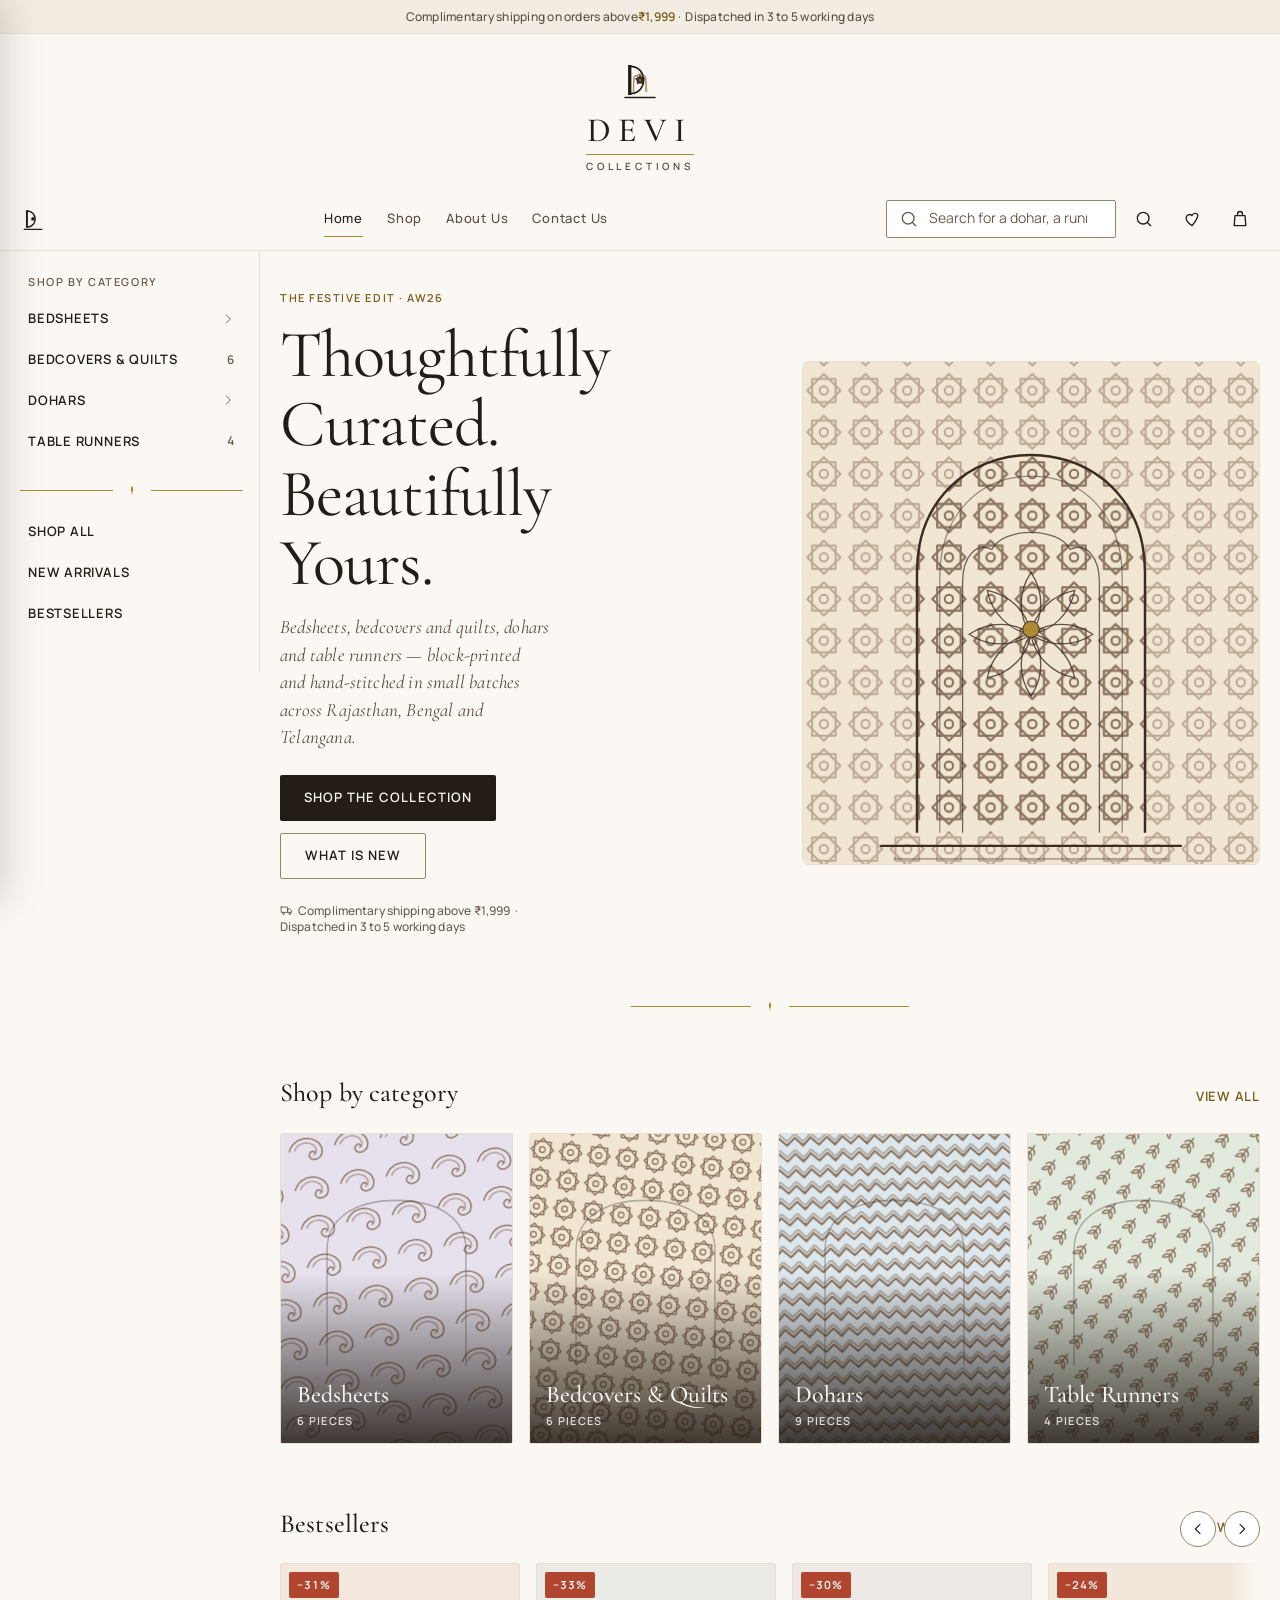
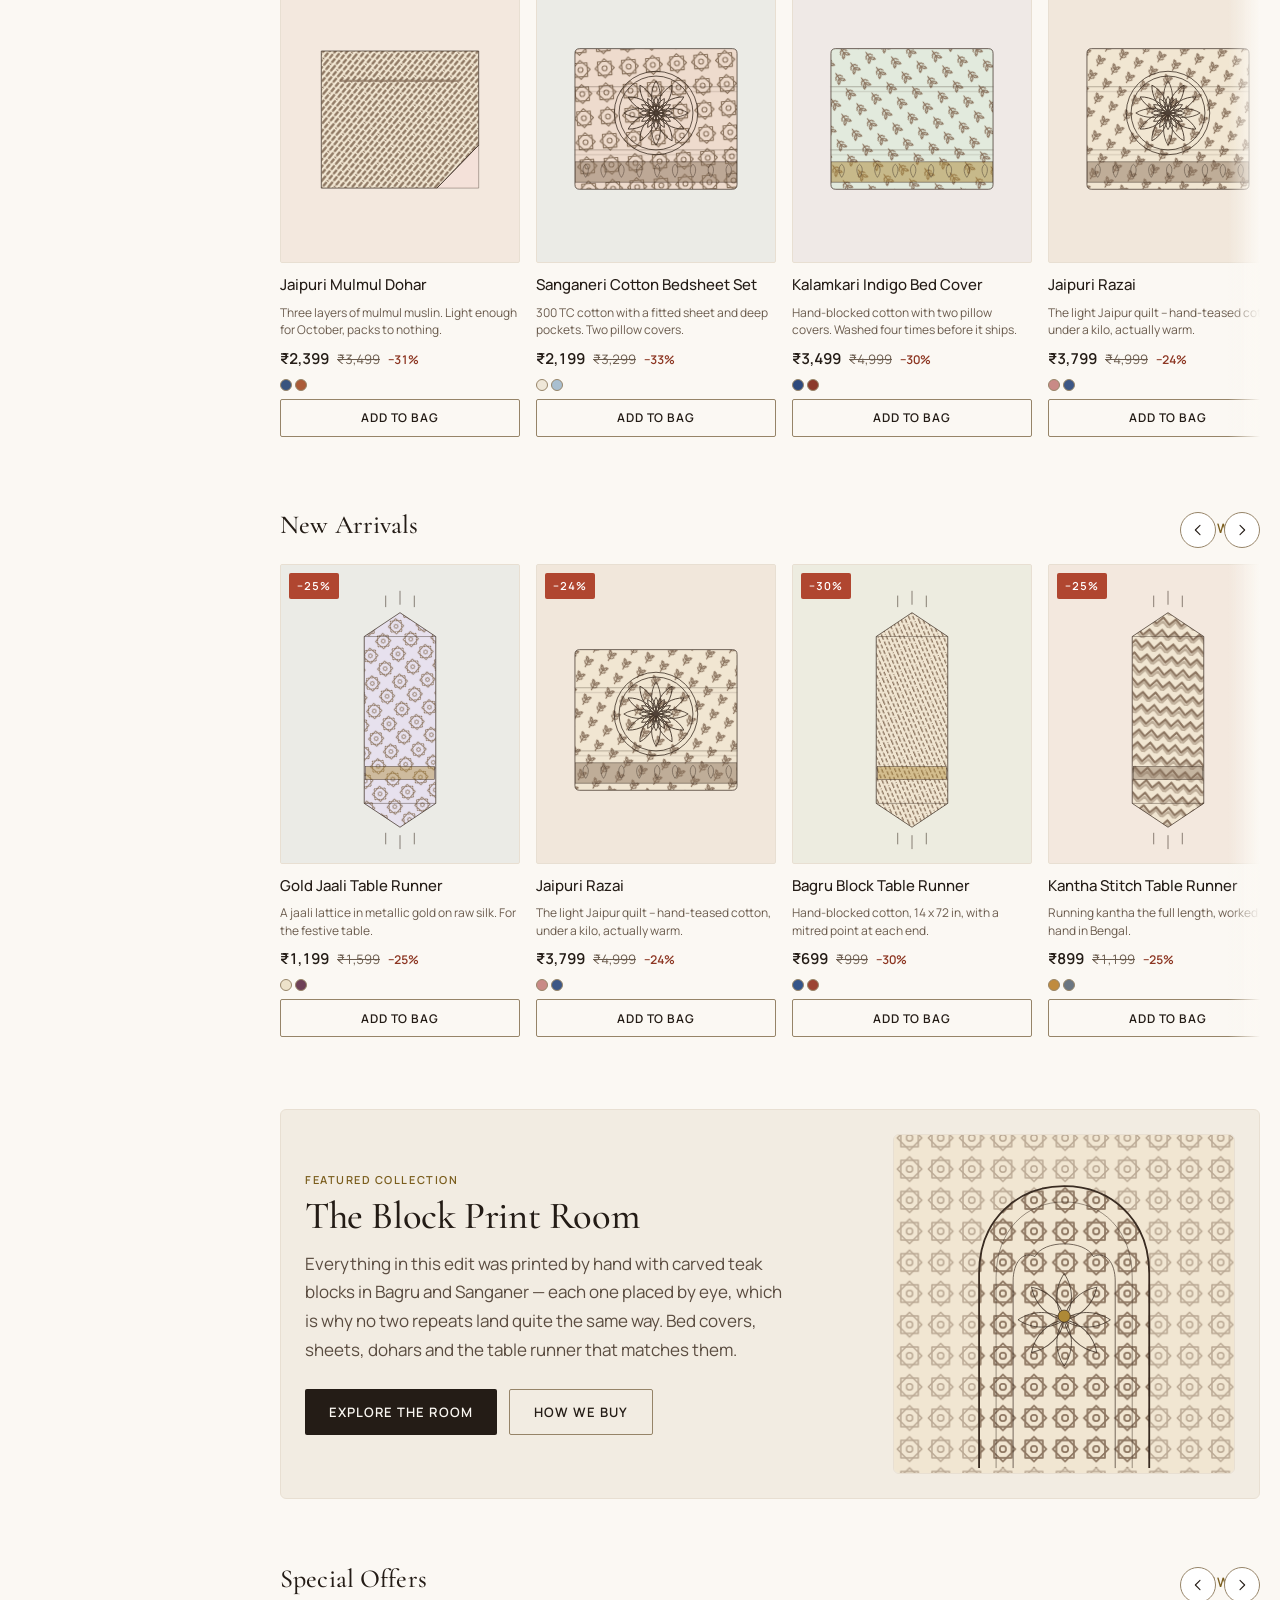
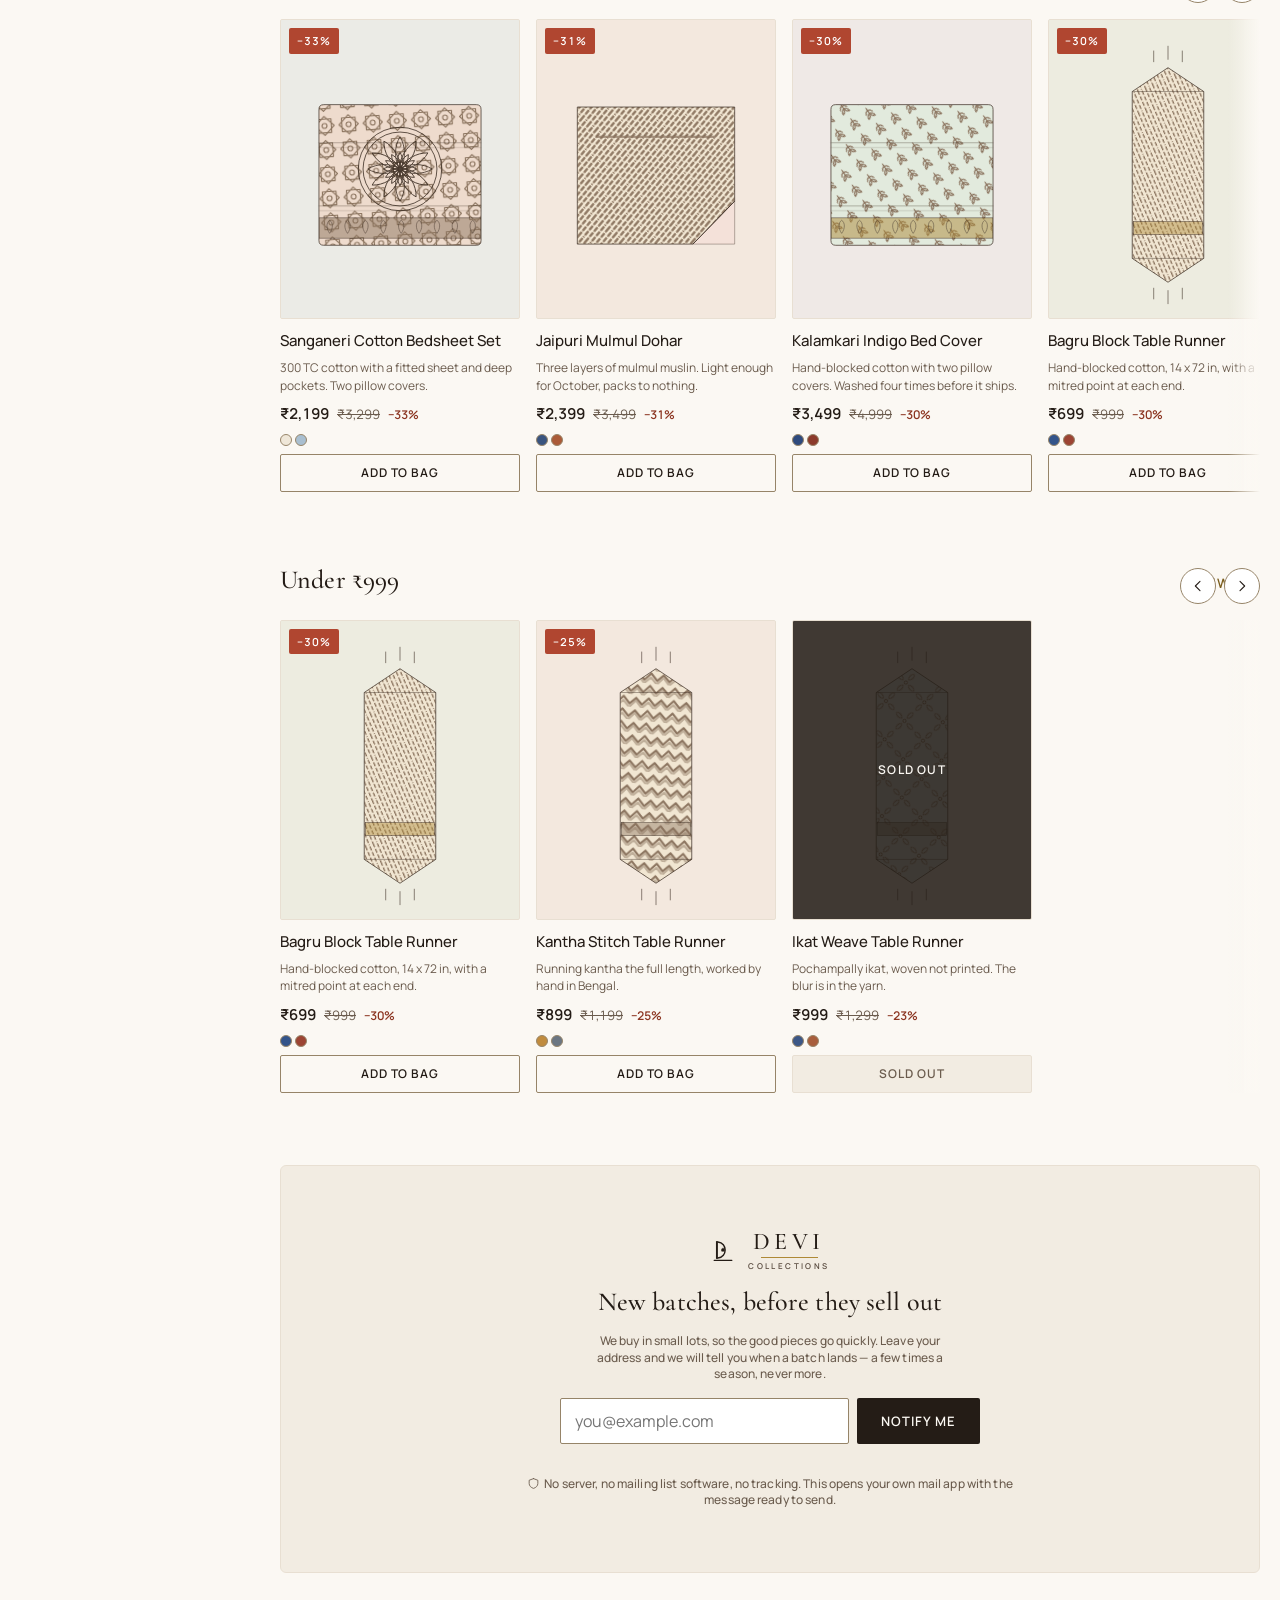
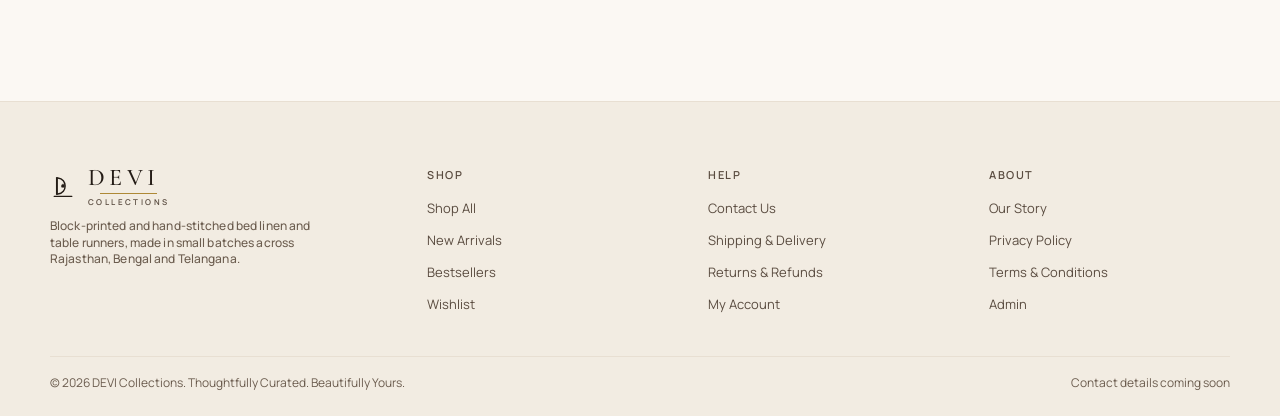
<file: app/index.html>
<!doctype html>
<html lang="en">
<head>
<meta charset="utf-8">
<meta name="viewport" content="width=device-width, initial-scale=1, viewport-fit=cover">
<title>DEVI Collections — Thoughtfully Curated. Beautifully Yours.</title>
<meta name="description" content="Hand-blocked bedsheets, bedcovers and quilts, dohars and table runners. A premium Indian home linen brand.">
<meta name="theme-color" content="#FBF8F3">

<link rel="preconnect" href="https://fonts.googleapis.com">
<link rel="preconnect" href="https://fonts.gstatic.com" crossorigin>
<link href="https://fonts.googleapis.com/css2?family=Cormorant+Garamond:ital,wght@0,400;0,500;0,600;1,400&family=Manrope:wght@400;500;600;700&display=swap" rel="stylesheet">

<!-- tokens.css MUST load first: every other sheet reads from it. -->
<link rel="stylesheet" href="styles/tokens.css">
<link rel="stylesheet" href="styles/base.css">
<link rel="stylesheet" href="styles/layout.css">
<link rel="stylesheet" href="styles/components.css">
<link rel="stylesheet" href="styles/pages.css">
</head>
<body>

<a class="skip" href="#main">Skip to content</a>

<div class="strip" id="strip"></div>

<!-- The logo, above the navigation. A separate NON-STICKY row: the sticky
     header below keeps the monogram alone, so the brand survives a scroll
     without two lockups being on screen at once. Filled by ui.js, because
     a `brand.logo` path in shop.json swaps the drawn lockup for a file. -->
<a class="brand-band" id="brand-band" href="#/"
   aria-label="DEVI Collections, home"></a>

<header class="hdr" id="site-header">
  <div class="hdr-left">
    <button class="burger" id="burger" aria-label="Open menu"
            aria-controls="drawer" aria-expanded="false"><span id="i-burger"></span></button>
    <a href="#/" id="brand-logo" aria-label="DEVI Collections, home"></a>
  </div>

  <nav class="nav" aria-label="Main">
    <a href="#/" data-nav="/">Home</a>
    <a href="#/shop" data-nav="/shop">Shop</a>
    <a href="#/about" data-nav="/about">About Us</a>
    <a href="#/contact" data-nav="/contact">Contact Us</a>
  </nav>

  <div class="hdr-right">
    <div class="search-wrap">
      <form class="search" id="search-form" role="search">
        <span id="i-search"></span>
        <input type="search" name="q" placeholder="Search for a dohar, a runner…"
               aria-label="Search products" autocomplete="off">
      </form>
    </div>
    <button class="icon-btn" id="search-toggle" aria-label="Search"
            aria-expanded="false"><span id="i-search-m"></span></button>
    <a class="icon-btn" href="#/wishlist" aria-label="Wishlist" data-opt>
      <span id="i-wish"></span>
      <span class="badge-count" data-wish-count hidden>0</span>
    </a>
    <a class="icon-btn" href="#/cart" aria-label="Shopping bag">
      <span id="i-bag"></span>
      <span class="badge-count" data-cart-count hidden>0</span>
    </a>
  </div>
</header>

<!-- Collapses to an icon below 1024 and expands into its own full-width row
     rather than squeezing inline. -->
<div class="search-row" id="search-row">
  <form class="search" id="search-form-m" role="search">
    <input type="search" name="q" placeholder="Search for a dohar, a runner…"
           aria-label="Search products" autocomplete="off">
  </form>
</div>

<div class="shell" id="shell">
  <aside class="rail" id="rail" aria-label="Product categories"></aside>

  <main class="main main-wide" id="main">
    <!-- ⚠️ Every section carries data-screen. router.js toggles [hidden] on
         these, and base.css's [hidden]{display:none !important} is what makes
         that beat the display:grid these pick up from pages.css. -->
    <section data-screen="home" hidden></section>
    <section data-screen="listing" hidden></section>
    <section data-screen="product" hidden></section>
    <section data-screen="cart" hidden></section>
    <section data-screen="checkout" hidden></section>
    <section data-screen="confirm" hidden></section>
    <section data-screen="wishlist" hidden></section>
    <section data-screen="account" hidden></section>
    <section data-screen="info" hidden></section>
    <section data-screen="admin" hidden></section>
    <section data-screen="notfound" hidden></section>
  </main>

  <footer class="ftr">
    <div class="ftr-grid">
      <div>
        <div id="ftr-logo"></div>
        <p class="t-micro dim" style="margin-top:var(--s3);max-width:34ch">
          Block-printed and hand-stitched bed linen and table runners, made in
          small batches across Rajasthan, Bengal and Telangana.
        </p>
      </div>
      <div>
        <h4>Shop</h4>
        <ul>
          <li><a href="#/shop">Shop All</a></li>
          <li><a href="#/new">New Arrivals</a></li>
          <li><a href="#/best">Bestsellers</a></li>
          <li><a href="#/wishlist">Wishlist</a></li>
        </ul>
      </div>
      <div>
        <h4>Help</h4>
        <ul>
          <li><a href="#/contact">Contact Us</a></li>
          <li><a href="#/shipping">Shipping &amp; Delivery</a></li>
          <li><a href="#/returns">Returns &amp; Refunds</a></li>
          <li><a href="#/account">My Account</a></li>
        </ul>
      </div>
      <div>
        <h4>About</h4>
        <ul>
          <li><a href="#/about">Our Story</a></li>
          <li><a href="#/privacy">Privacy Policy</a></li>
          <li><a href="#/terms">Terms &amp; Conditions</a></li>
          <li><a href="#/admin">Admin</a></li>
        </ul>
      </div>
    </div>
    <div class="ftr-base">
      <span id="ftr-legal"></span>
      <span id="ftr-contact"></span>
    </div>
  </footer>
</div>

<div class="scrim" id="scrim" hidden></div>

<aside class="drawer" id="drawer" aria-hidden="true" aria-label="Menu">
  <div class="drawer-head">
    <span id="drawer-logo"></span>
    <button class="icon-btn" id="drawer-close" aria-label="Close menu">
      <span id="i-close"></span></button>
  </div>
  <div class="drawer-body">
    <nav class="drawer-nav" aria-label="Main">
      <a href="#/">Home</a>
      <a href="#/shop">Shop All</a>
      <a href="#/wishlist">Wishlist</a>
      <a href="#/account">My Account</a>
      <a href="#/about">About Us</a>
      <a href="#/contact">Contact Us</a>
    </nav>
    <div id="drawer-tree"></div>
  </div>
</aside>

<noscript>
  <div style="padding:2rem;text-align:center">
    DEVI Collections needs JavaScript to show the catalogue.
    Please enable it, or write to us and we will take your order by hand.
  </div>
</noscript>

<script type="module" src="app.js"></script>
</body>
</html>
</file>
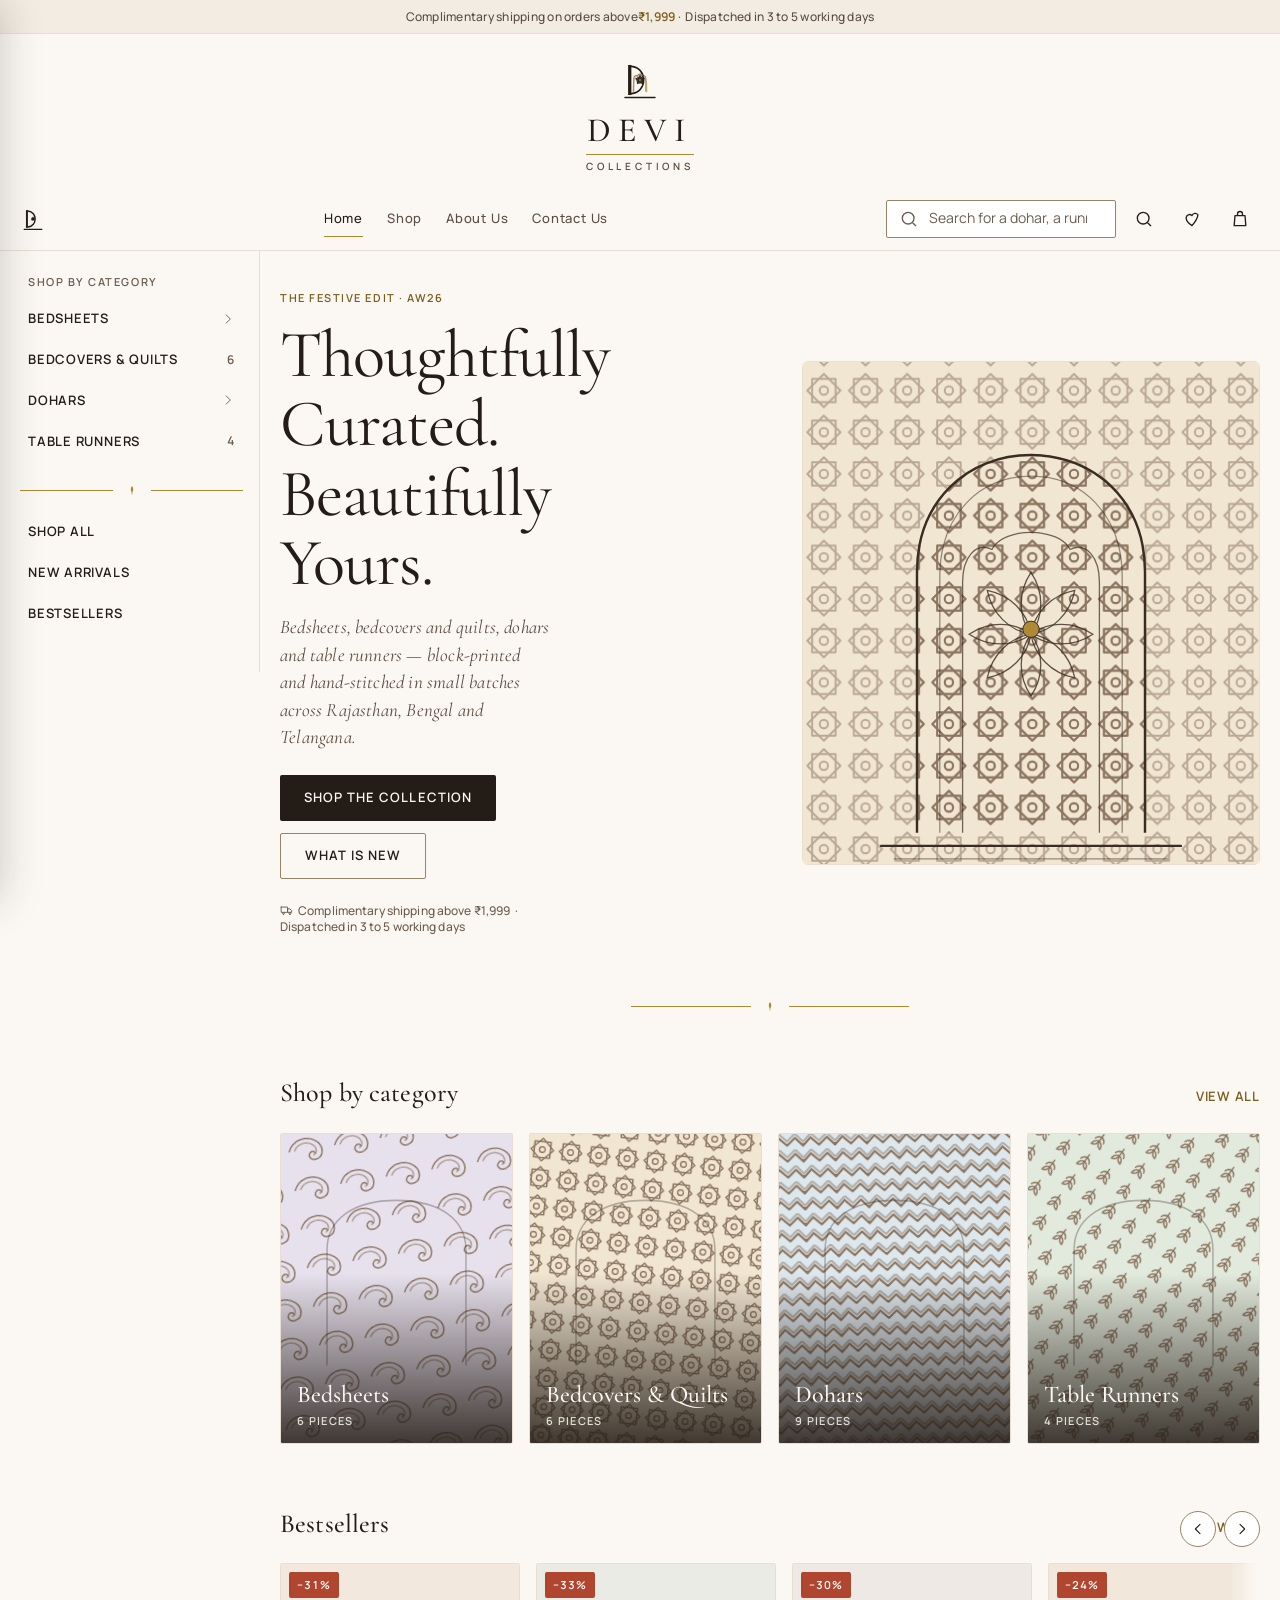
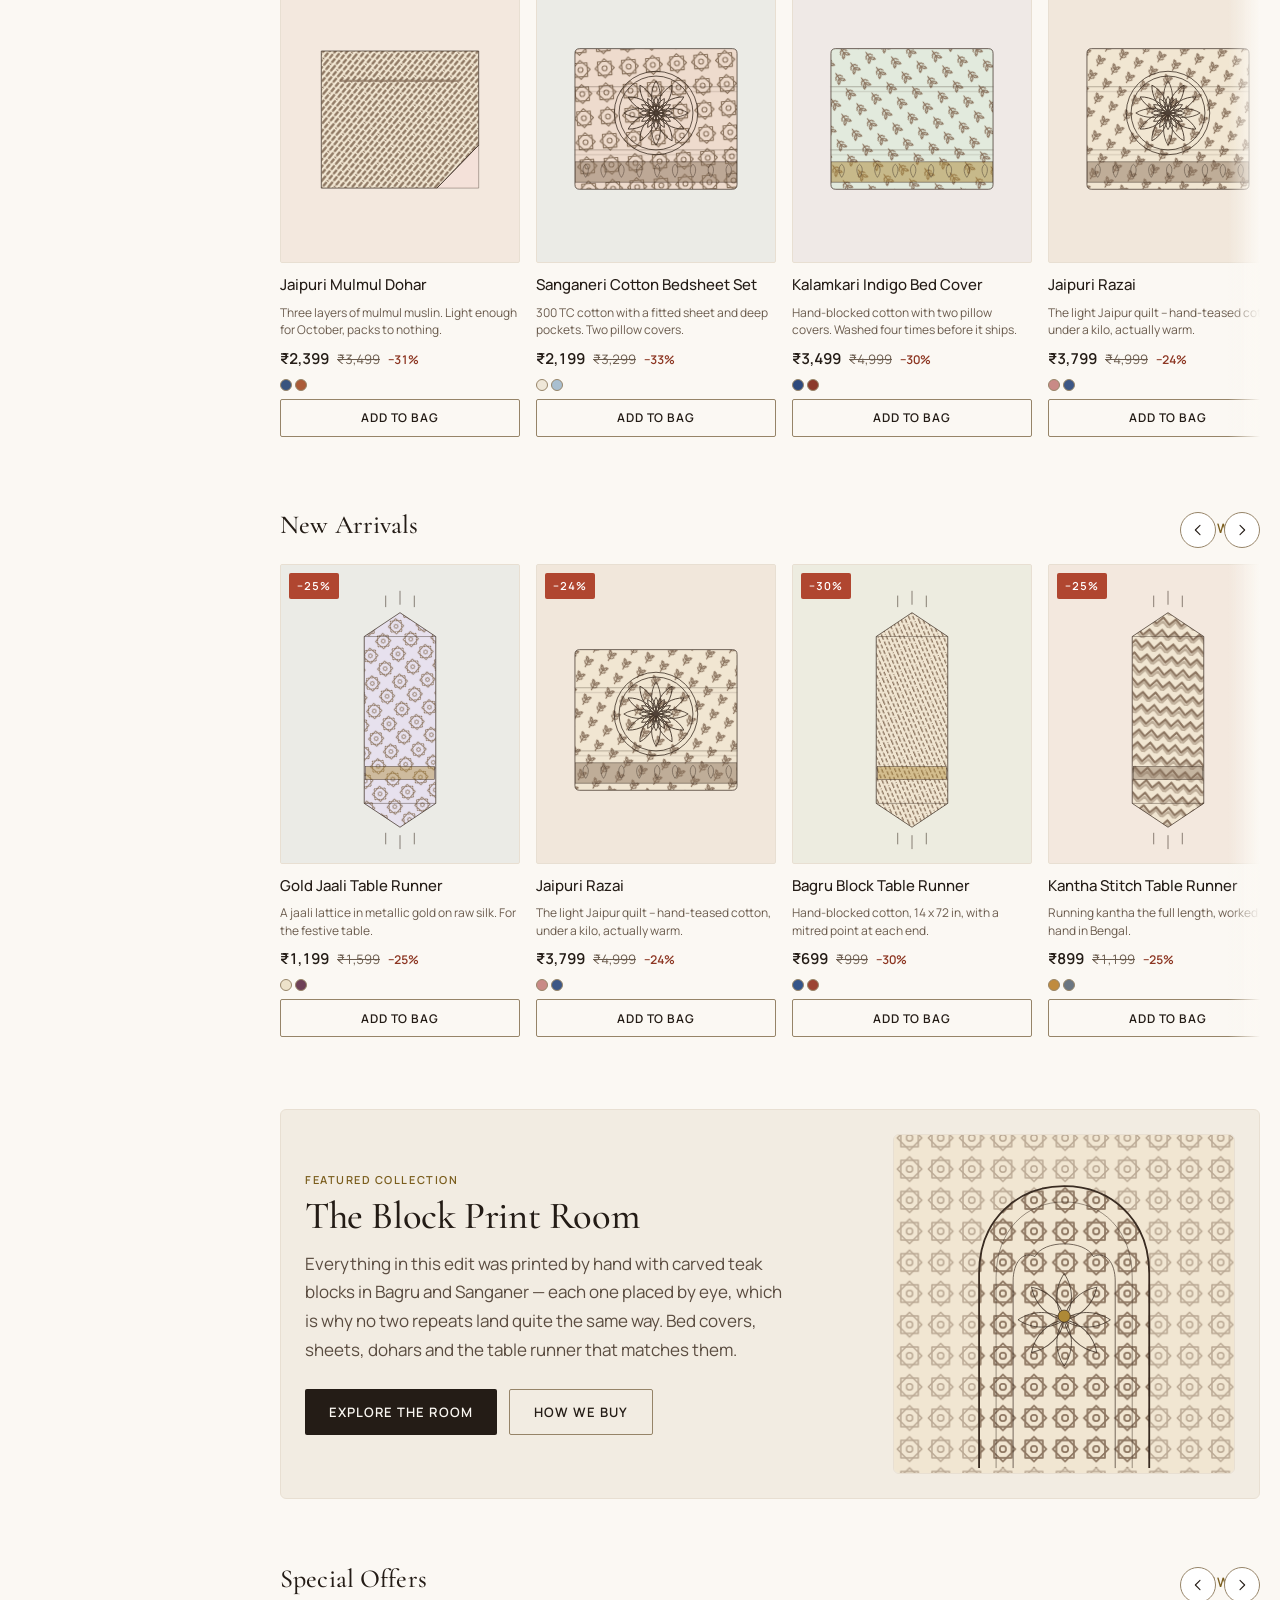
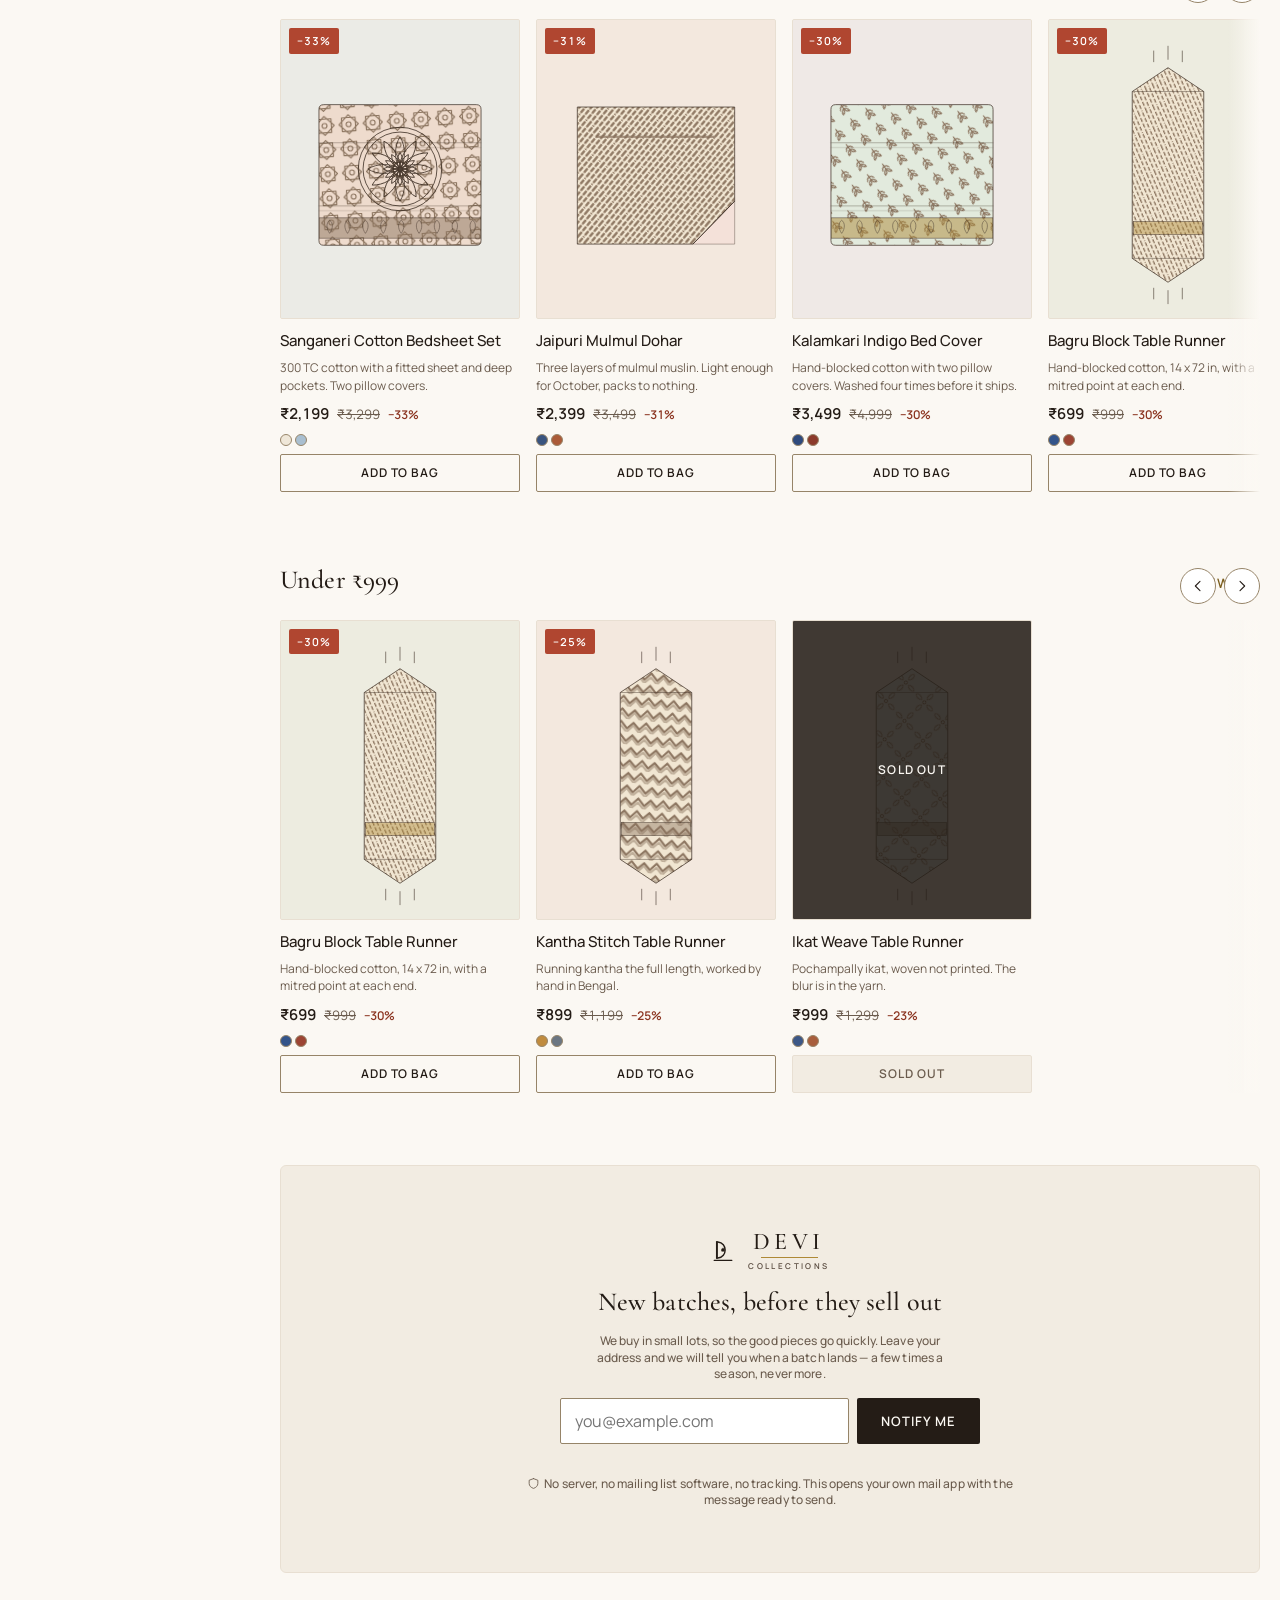
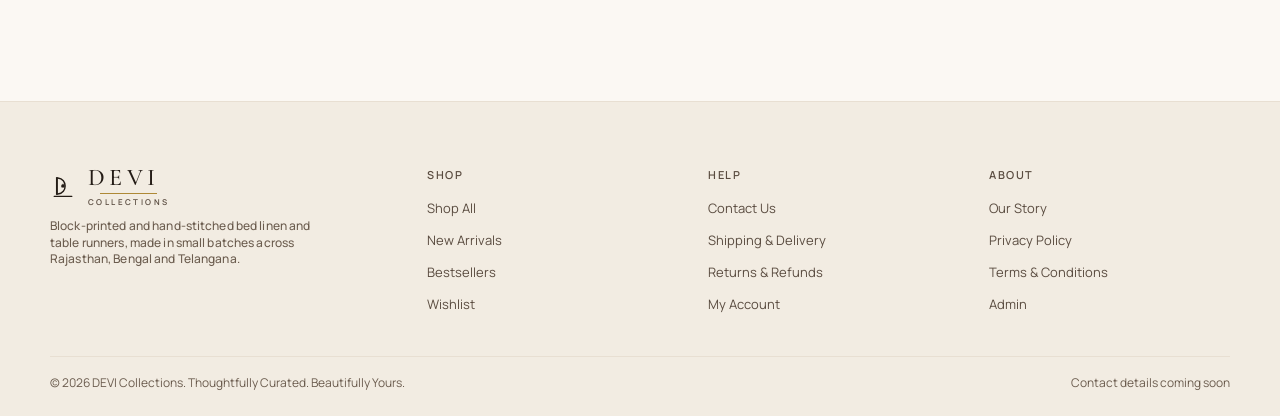
<file: docs/index.html>
<!doctype html>
<html lang="en">
<head>
<meta charset="utf-8">
<meta name="viewport" content="width=device-width, initial-scale=1, viewport-fit=cover">
<title>DEVI Collections — Thoughtfully Curated. Beautifully Yours.</title>
<meta name="description" content="Hand-blocked bedsheets, bedcovers and quilts, dohars and table runners. A premium Indian home linen brand.">
<meta name="theme-color" content="#FBF8F3">

<link rel="preconnect" href="https://fonts.googleapis.com">
<link rel="preconnect" href="https://fonts.gstatic.com" crossorigin>
<link href="https://fonts.googleapis.com/css2?family=Cormorant+Garamond:ital,wght@0,400;0,500;0,600;1,400&family=Manrope:wght@400;500;600;700&display=swap" rel="stylesheet">

<!-- tokens.css MUST load first: every other sheet reads from it. -->
<style>
/* ===== styles/tokens.css ===== */
/* ============================================================================
   DEVI Collections — design tokens.

   THIS IS THE ONLY FILE IN THE PROJECT THAT MAY CONTAIN A :root BLOCK OR A
   LITERAL COLOUR. tools/tokens.pl enforces both halves of that: a hex in any
   other stylesheet fails the check, and so does a token defined in one palette
   block but missing from another.

   Three blocks, as in kirana: :root, the prefers-color-scheme override, and the
   forced [data-theme] block. DEVI ships LIGHT-ONLY -- the brand's whole claim is
   warm ivory, and a dark mode inverts the one thing that is the brand. So all
   three blocks carry the SAME light values.

   That is not a dodge, and the thing that makes it honest is `color-scheme:light`
   in all three. Copy light values into the dark block but leave `color-scheme:dark`
   and the page renders ivory while the browser renders scrollbars, date pickers
   and form widgets dark on top of it -- a half-themed page, which is worse than
   either choice made properly.

   To add a real dark palette later: fill in the two dark blocks and flip their
   color-scheme. Nothing else in the project needs to change, because no component
   rule anywhere names a colour.

   ⚠️ Every contrast ratio in the comments below was COMPUTED with the WCAG
   relative-luminance formula, not estimated. Three values were moved after
   measuring rather than shipped -- each is noted where it sits.
   ========================================================================= */

:root{
  /* ---- surfaces ---------------------------------------------------------- */
  --paper:#FBF8F3;   /* the page. Warm ivory, not white. */
  --card:#FFFFFF;    /* lifted panels, form fields, the drawer */
  --sunk:#F2ECE2;    /* the announcement strip, image tiles, disabled fills */

  /* ---- text -------------------------------------------------------------- */
  /* ink 15.82 on paper / 16.76 on card / 14.27 on sunk
     ink-soft 8.43 on paper / 8.26 on card / 7.03 on sunk
     ink-dim 6.07 on paper / 6.43 on card / 5.47 on sunk  -- clears 4.5 at 12px */
  --ink:#241C16;
  --ink-soft:#5A4C40;
  --ink-dim:#6B5C4E;
  --on-ink:#FBF8F3;  /* text on a filled --ink button. 15.82 */

  /* ---- borders ----------------------------------------------------------- */
  /* --edge is a DECORATIVE hairline and may be faint.
     --edge-2 is a CONTROL border -- a text input's border IS its affordance --
     so it must clear 3:1 on every surface it can sit on.
     ⚠️ #D3C6B4 was the obvious value and measured 1.68 on --card. A straight
     fail. Moved to #968468: 3.62 card / 3.42 paper / 3.08 sunk. */
  --edge:#E8DFD2;
  --edge-2:#968468;

  /* ---- antique gold ------------------------------------------------------ */
  /* ⚠️ #AE8936 is PINNED, not chosen. It is the only value in the family where
     dark ink on filled gold clears 4.5 (4.95) AND gold itself clears 3:1
     against --paper (3.08) so it can be a hairline rule.
     #9C7A2E failed BOTH ways at once -- white on it 4.01, dark ink on it 4.18:
     the classic mid-luminance dead zone. One step lighter (#B9944A) and the
     3:1 hairline rule fails at 2.68.
     ⚠️ --on-gold is DARK. This is the "never hardcode #fff on an accent" rule
     biting in LIGHT mode, which is where nobody expects it. */
  --gold:#AE8936;
  --gold-wash:#F8F0DC;
  --gold-ink:#7A5D1D;   /* 6.16 on card / 5.42 on gold-wash / 5.24 on sunk */
  --on-gold:#2A1F0C;    /* 4.95 on gold */

  /* ---- terracotta: SALE AND DISCOUNT ONLY -------------------------------- */
  /* Deliberately not the same hue as --alert. A price that is good news and a
     field that is wrong must not wear the same colour. */
  --rose:#B04630;
  --rose-wash:#FBEBE5;
  --rose-ink:#8C3521;   /* 7.94 on card / 6.85 on rose-wash */
  --on-rose:#FFFFFF;    /* 5.58 on rose */

  /* ---- success ----------------------------------------------------------- */
  --good:#2E6B4F;
  --good-wash:#E6F1EA;
  --good-ink:#215540;   /* 8.61 on card / 7.44 on good-wash */
  --on-good:#FFFFFF;    /* 6.30 on good */

  /* ---- error ------------------------------------------------------------- */
  --alert:#A8322A;
  --alert-wash:#FAEAE7;
  --alert-ink:#8A251E;  /* 8.88 on card / 7.61 on alert-wash */
  --on-alert:#FFFFFF;   /* 6.66 on alert */

  /* ---- amber: the honesty strip ------------------------------------------ */
  /* Its own accent, because "this is a demo id and takes no money" is neither
     an error nor good news, and must not be mistaken for either. */
  --warn:#8A6514;
  --warn-wash:#FCF3DF;
  --warn-ink:#6E5010;   /* 7.26 on card / 6.33 on warn-wash */
  --on-warn:#FFFFFF;    /* 5.21 on warn */

  /* ---- overlay ----------------------------------------------------------- */
  /* The category-tile gradient and the quick-view bar. Text sits only where
     alpha >= 0.80, measured 8.98 at that edge and 10.81 at full strength. */
  --veil:rgba(36,28,22,.86);
  --on-veil:#FBF8F3;
  --scrim:rgba(36,28,22,.44);  /* behind the mobile drawer */

  /* ---- ARTWORK: non-varying by design ------------------------------------
     Declared IDENTICALLY in all three blocks, exactly as kirana's --qr-paper /
     --qr-ink pair is. A generated swatch is a piece of cloth under light.
     Inverting it in dark mode makes every product read as a cut-out, and a real
     photograph -- the swap path -- is shot on white and cannot invert at all.
     Declaring these as non-varying is the honest way to say "not themed",
     rather than hardcoding them in art.js and arguing with the checker.

     art-ink measures 10.01-10.90 on all six pastels.
     art-ink-2 measures 3.24-3.53 -- LINEWORK ONLY, never text.
     ⚠️ art-gold on the pastels is 2.43-2.65 and FAILS 3:1. It is not fixed by
     darkening; it is fixed by a rule: GOLD IS A FILL, NEVER A STROKE. Every
     gold shape in art.js carries a 0.75-unit --art-ink outline (4.11 on gold),
     so the shape's edge carries the contrast. That is also how real zari and
     khari block-printing physically looks -- metallic fill inside a printed
     outline. The accessibility fix and the craft authenticity are one decision. */
  --art-paper:#FFFDF8;
  --art-ink:#3A2C22;
  --art-ink-2:#8C7560;
  --art-gold:#AE8936;
  --p-blush:#F4DFD7;
  --p-sage:#E2EADD;
  --p-sky:#DDE7EE;
  --p-sand:#F1E6D2;
  --p-lilac:#E7E1EE;
  --p-clay:#EEDBCD;

  /* ---- shadows ----------------------------------------------------------- */
  --sh-card:0 1px 2px rgba(36,28,22,.06);
  --sh-lift:0 6px 24px rgba(36,28,22,.10);
  --sh-drawer:0 0 40px rgba(36,28,22,.22);

  /* ---- type -------------------------------------------------------------- */
  /* Cormorant is VOICE: hero, headings, category names, the tagline.
     Manrope is DATA: product names, prices, labels, buttons, form fields.
     Applying the serif to everything is what makes a template collapse at 13px.
     ⚠️ Cormorant is never used below 20px -- its thin strokes hint away on
     Windows below that and it looks cheap, the opposite of the intent.
     --f-deva is a SYSTEM stack, loaded for nobody: the brand authors no
     Devanagari, but a customer's name or address will contain it and must not
     render as tofu. A webfont for someone else's keystrokes is 180KB wasted. */
  --f-display:'Cormorant Garamond',Georgia,'Times New Roman',serif;
  --f-ui:'Manrope','Segoe UI',system-ui,-apple-system,sans-serif;
  --f-deva:'Noto Sans Devanagari','Nirmala UI','Mangal',sans-serif;

  /* ---- space ------------------------------------------------------------- */
  /* s6/s7 are 40/64 against kirana's 32/48. This brand's whole claim is white
     space and the section rhythm has to be visibly slower. */
  --s1:4px; --s2:8px; --s3:12px; --s4:16px; --s5:24px; --s6:40px; --s7:64px;

  /* ---- radii ------------------------------------------------------------- */
  /* 2/6 against kirana's 6/10. Rounded corners read friendly and app-like;
     premium textile retail is near-square. */
  --r1:2px; --r2:6px;

  /* ---- metrics ----------------------------------------------------------- */
  --hh:64px;      /* header row */
  --strip:34px;   /* announcement strip above it */
  --rail:260px;   /* the category sidebar */
  --gutter:max(20px, env(safe-area-inset-left, 0px));

  /* ---- motion ------------------------------------------------------------
     Three durations, two easings, nothing else. No bounce, no spring, no
     overshoot anywhere in this system -- an overshoot curve says "playful".
     Every value here decelerates into place and stops.
     --t-zoom is the one deliberate outlier: a slow card zoom reads as
     considered, a 220ms one reads as a web app. */
  --t-micro:140ms;
  --t-move:220ms;
  --t-drawer:320ms;
  --t-zoom:480ms;
  --e-enter:cubic-bezier(.2,.6,.2,1);
  --e-exit:cubic-bezier(.4,0,.6,1);

  color-scheme:light;
}

/* DEVI ships light-only. This block exists so that the OS dark preference
   cannot produce a half-themed page -- NOT because the palette is unfinished.
   Do not "fill this in" with dark values without also doing the contrast work
   and flipping color-scheme; see the header of this file. */
@media (prefers-color-scheme: dark){
  :root:not([data-theme="light"]){
    --paper:#FBF8F3; --card:#FFFFFF; --sunk:#F2ECE2;
    --ink:#241C16; --ink-soft:#5A4C40; --ink-dim:#6B5C4E; --on-ink:#FBF8F3;
    --edge:#E8DFD2; --edge-2:#968468;
    --gold:#AE8936; --gold-wash:#F8F0DC; --gold-ink:#7A5D1D; --on-gold:#2A1F0C;
    --rose:#B04630; --rose-wash:#FBEBE5; --rose-ink:#8C3521; --on-rose:#FFFFFF;
    --good:#2E6B4F; --good-wash:#E6F1EA; --good-ink:#215540; --on-good:#FFFFFF;
    --alert:#A8322A; --alert-wash:#FAEAE7; --alert-ink:#8A251E; --on-alert:#FFFFFF;
    --warn:#8A6514; --warn-wash:#FCF3DF; --warn-ink:#6E5010; --on-warn:#FFFFFF;
    --veil:rgba(36,28,22,.86); --on-veil:#FBF8F3; --scrim:rgba(36,28,22,.44);
    --art-paper:#FFFDF8; --art-ink:#3A2C22; --art-ink-2:#8C7560; --art-gold:#AE8936;
    --p-blush:#F4DFD7; --p-sage:#E2EADD; --p-sky:#DDE7EE;
    --p-sand:#F1E6D2; --p-lilac:#E7E1EE; --p-clay:#EEDBCD;
    --sh-card:0 1px 2px rgba(36,28,22,.06);
    --sh-lift:0 6px 24px rgba(36,28,22,.10);
    --sh-drawer:0 0 40px rgba(36,28,22,.22);
    --f-display:'Cormorant Garamond',Georgia,'Times New Roman',serif;
    --f-ui:'Manrope','Segoe UI',system-ui,-apple-system,sans-serif;
    --f-deva:'Noto Sans Devanagari','Nirmala UI','Mangal',sans-serif;
    --s1:4px; --s2:8px; --s3:12px; --s4:16px; --s5:24px; --s6:40px; --s7:64px;
    --r1:2px; --r2:6px;
    --hh:64px; --strip:34px; --rail:260px;
    --gutter:max(20px, env(safe-area-inset-left, 0px));
    --t-micro:140ms; --t-move:220ms; --t-drawer:320ms; --t-zoom:480ms;
    --e-enter:cubic-bezier(.2,.6,.2,1);
    --e-exit:cubic-bezier(.4,0,.6,1);
    color-scheme:light;
  }
}

/* The forced-theme block, for a host that sets data-theme explicitly.
   Byte-identical to the one above, for the same reason. */
:root[data-theme="dark"]{
  --paper:#FBF8F3; --card:#FFFFFF; --sunk:#F2ECE2;
  --ink:#241C16; --ink-soft:#5A4C40; --ink-dim:#6B5C4E; --on-ink:#FBF8F3;
  --edge:#E8DFD2; --edge-2:#968468;
  --gold:#AE8936; --gold-wash:#F8F0DC; --gold-ink:#7A5D1D; --on-gold:#2A1F0C;
  --rose:#B04630; --rose-wash:#FBEBE5; --rose-ink:#8C3521; --on-rose:#FFFFFF;
  --good:#2E6B4F; --good-wash:#E6F1EA; --good-ink:#215540; --on-good:#FFFFFF;
  --alert:#A8322A; --alert-wash:#FAEAE7; --alert-ink:#8A251E; --on-alert:#FFFFFF;
  --warn:#8A6514; --warn-wash:#FCF3DF; --warn-ink:#6E5010; --on-warn:#FFFFFF;
  --veil:rgba(36,28,22,.86); --on-veil:#FBF8F3; --scrim:rgba(36,28,22,.44);
  --art-paper:#FFFDF8; --art-ink:#3A2C22; --art-ink-2:#8C7560; --art-gold:#AE8936;
  --p-blush:#F4DFD7; --p-sage:#E2EADD; --p-sky:#DDE7EE;
  --p-sand:#F1E6D2; --p-lilac:#E7E1EE; --p-clay:#EEDBCD;
  --sh-card:0 1px 2px rgba(36,28,22,.06);
  --sh-lift:0 6px 24px rgba(36,28,22,.10);
  --sh-drawer:0 0 40px rgba(36,28,22,.22);
  --f-display:'Cormorant Garamond',Georgia,'Times New Roman',serif;
  --f-ui:'Manrope','Segoe UI',system-ui,-apple-system,sans-serif;
  --f-deva:'Noto Sans Devanagari','Nirmala UI','Mangal',sans-serif;
  --s1:4px; --s2:8px; --s3:12px; --s4:16px; --s5:24px; --s6:40px; --s7:64px;
  --r1:2px; --r2:6px;
  --hh:64px; --strip:34px; --rail:260px;
  --gutter:max(20px, env(safe-area-inset-left, 0px));
  --t-micro:140ms; --t-move:220ms; --t-drawer:320ms; --t-zoom:480ms;
  --e-enter:cubic-bezier(.2,.6,.2,1);
  --e-exit:cubic-bezier(.4,0,.6,1);
  color-scheme:light;
}

/* ===== styles/base.css ===== */
/* ============================================================================
   DEVI Collections — reset, type scale, focus, utilities.

   NO LITERAL COLOURS IN THIS FILE OR ANY OTHER STYLESHEET. Everything goes
   through a token from tokens.css. tools/tokens.pl fails on a hex here.
   ========================================================================= */

*,*::before,*::after{ box-sizing:border-box; }

html{
  -webkit-text-size-adjust:100%;
  scroll-behavior:smooth;
}

body{
  margin:0;
  background:var(--paper);
  color:var(--ink);
  font-family:var(--f-ui);
  font-size:15px;
  line-height:1.60;
  font-weight:400;
  -webkit-font-smoothing:antialiased;
  -moz-osx-font-smoothing:grayscale;
  text-rendering:optimizeLegibility;
}

/* ⚠️ LOAD-BEARING. Any component rule giving an element a display beats the
   UA's [hidden], and this site has sections that are display:grid and category
   sub-lists that are display:flex. Without !important the entire category tree
   renders permanently expanded and every screen stacks on top of every other.
   This exact bug left kirana's back button sitting on its home screen. */
[hidden]{ display:none !important; }

img,svg{ display:block; max-width:100%; }
img{ height:auto; }

/* ⚠️ The blanket display:block above is right for a standalone glyph and
   WRONG for one sitting inside a sentence -- it throws the icon onto its own
   line, which looked like a stray mark above the hero's shipping note.
   An icon in flowing text is inline, and sits on the baseline. */
p svg, .t-micro svg, .card-desc svg, .crumbs svg, .total-row svg, .ord-meta svg{
  display:inline-block; vertical-align:-.15em; margin-right:2px;
}

button,input,select,textarea{
  font:inherit;
  color:inherit;
  margin:0;
}
button{ background:none; border:0; padding:0; cursor:pointer; }
button:disabled{ cursor:not-allowed; }

a{ color:inherit; text-decoration:none; }

ul,ol{ margin:0; padding:0; list-style:none; }

h1,h2,h3,h4,p,figure,blockquote{ margin:0; }

hr{ border:0; border-top:1px solid var(--edge); margin:0; }

/* User-entered text will contain Devanagari. The brand authors none, so no
   webfont is loaded -- this is a system stack so a name or an address line
   never renders as tofu. */
input,textarea,.user-text{ font-family:var(--f-ui),var(--f-deva); }

/* ---------------------------------------------------------------------------
   FOCUS -- two-tone, and this is not optional.

   ⚠️ A single --ink ring measures 2.66 on --good and fails. The --paper halo
   guarantees the ink ring always lands on --paper, where it measures 15.82
   whatever the element underneath is filled with. Provably correct for every
   current accent and every future one.
   ------------------------------------------------------------------------ */
:focus{ outline:none; }
:focus-visible{
  outline:2px solid var(--ink);
  outline-offset:2px;
  box-shadow:0 0 0 2px var(--paper);
  border-radius:var(--r1);
}

::selection{ background:var(--gold-wash); color:var(--ink); }

/* ---------------------------------------------------------------------------
   TYPE SCALE
   The ramp is 11 12 13 15 17 20 26 30 44 68. The top is roughly 1.25; the
   bottom four are HAND-SET, not ratio-derived -- 1.25 from 15px gives 18.75
   and 11.7, and a half-pixel type scale is how a system starts lying about
   itself.
   ------------------------------------------------------------------------ */

.t-hero{
  font-family:var(--f-display); font-weight:400;
  font-size:clamp(40px,5.2vw,68px); line-height:1.04; letter-spacing:-.015em;
}
.t-h1{
  font-family:var(--f-display); font-weight:500;
  font-size:clamp(30px,3vw,44px); line-height:1.12; letter-spacing:-.01em;
}
.t-h2{
  font-family:var(--f-display); font-weight:500;
  font-size:26px; line-height:1.22; letter-spacing:.005em;
}
.t-h3{
  font-family:var(--f-display); font-weight:600;
  font-size:20px; line-height:1.3;
}
.t-tagline{
  font-family:var(--f-display); font-weight:400; font-style:italic;
  font-size:19px; line-height:1.45; letter-spacing:.01em;
  color:var(--ink-soft);
}
.t-body{ font-size:15px; line-height:1.60; }
.t-long{ font-size:17px; line-height:1.70; }

/* The one device that signals "considered" without colour or ornament.
   The wide tracking is doing that work; do not reduce it. */
.t-eyebrow{
  font-size:11px; font-weight:600; line-height:1.2;
  text-transform:uppercase; letter-spacing:.14em;
}
.t-micro{ font-size:12px; font-weight:500; line-height:1.35; letter-spacing:.01em; }

.t-num{ font-variant-numeric:tabular-nums; }

/* ---------------------------------------------------------------------------
   UTILITIES
   ------------------------------------------------------------------------ */

.dim{ color:var(--ink-dim); }
.soft{ color:var(--ink-soft); }

.sr-only{
  position:absolute; width:1px; height:1px;
  padding:0; margin:-1px; overflow:hidden;
  clip:rect(0,0,0,0); white-space:nowrap; border:0;
}

/* Skip link -- visible only on keyboard focus. */
.skip{
  position:absolute; left:var(--s4); top:calc(var(--s4) * -4);
  z-index:90; padding:var(--s2) var(--s4);
  background:var(--card); border:1px solid var(--edge-2);
  border-radius:var(--r1);
  transition:top var(--t-micro) var(--e-enter);
}
.skip:focus-visible{ top:var(--s4); }

.stack > * + *{ margin-top:var(--s3); }

/* The gold rule ornament's container -- a hairline with the lotus bud centred.
   Used as the section divider throughout; it does more "not a template" work
   than any other single element in the system. */
.ornament{
  display:flex; align-items:center; justify-content:center;
  gap:var(--s3); color:var(--gold);
}
.ornament::before,.ornament::after{
  content:''; height:1px; flex:1; max-width:120px;
  background:currentColor;
}

/* ---------------------------------------------------------------------------
   MOTION
   The blanket rule, as in kirana. The drawer then appears instantly, which is
   correct behaviour and not a bug.

   ⚠️ But reduced motion must not mean reduced FEEDBACK. The product card's
   hover state is carried entirely by a transform, which this rule deletes --
   a common and completely invisible accessibility regression. components.css
   restores it as a gold inset ring under the same query.
   ------------------------------------------------------------------------ */
@media (prefers-reduced-motion: reduce){
  html{ scroll-behavior:auto; }
  *{ animation:none !important; transition:none !important; }
}

/* ===== styles/layout.css ===== */
/* ============================================================================
   DEVI Collections — the shell: strip, header, sidebar rail, drawer, footer.

   The sidebar collapses to a drawer at 1024px. That is the real constraint
   point: below it, 240px of rail plus three 240px cards plus gutters stops
   fitting, and shrinking the cards instead is what makes a grid look cramped.
   ========================================================================= */

/* ---------------------------------------------------------------------------
   ANNOUNCEMENT STRIP -- kept at every width. One line, and it is where free
   shipping and festive dates live.
   ------------------------------------------------------------------------ */
.strip{
  height:var(--strip);
  display:flex; align-items:center; justify-content:center;
  background:var(--sunk);
  border-bottom:1px solid var(--edge);
  padding:0 var(--gutter);
  font-size:12px; font-weight:500; letter-spacing:.02em;
  color:var(--ink-soft);
  text-align:center;
  overflow:hidden; white-space:nowrap; text-overflow:ellipsis;
}
.strip b{ color:var(--gold-ink); font-weight:600; }

/* ---------------------------------------------------------------------------
   BRAND BAND -- the logo, above the navigation.

   Deliberately NOT sticky. It scrolls away and the header below keeps the
   monogram, which is why the page can afford to give the lockup this much
   room in the first place.

   ⚠️ The <img> height is FIXED and its width is free. A real logo file of
   any aspect ratio therefore drops in without the row changing height --
   otherwise swapping the lockup for a file shifts every page down.
   ------------------------------------------------------------------------ */
.brand-band{
  display:flex; align-items:center; justify-content:center;
  padding:var(--s5) var(--gutter) var(--s4);
  background:var(--paper);
  color:var(--ink); text-decoration:none;
}
.brand-band img{ display:block; height:56px; width:auto; max-width:100%; }

 (max-width:1023px){
  .brand-band{ padding:var(--s4) var(--gutter) var(--s3); }
  .brand-band img{ height:40px; }
}

/* ---------------------------------------------------------------------------
   HEADER
   ⚠️ The mark stays LEFT at every width. Centring it on mobile is conventional
   and wrong here: it costs the row its most stable anchor and forces the
   hamburger and the cart into a symmetry that breaks the moment the cart badge
   gains a second digit. The CENTRED lockup is a different row -- the brand
   band above -- which has no controls in it to throw out of balance.
   ------------------------------------------------------------------------ */
.hdr{
  position:sticky; top:0; z-index:40;
  height:var(--hh);
  display:grid;
  grid-template-columns:auto 1fr auto;
  align-items:center; gap:var(--s4);
  padding:0 var(--gutter);
  background:var(--paper);
  border-bottom:1px solid var(--edge);
}
.hdr-left{ display:flex; align-items:center; gap:var(--s3); }

.burger{
  display:none;
  width:40px; height:40px;
  align-items:center; justify-content:center;
  color:var(--ink); border-radius:var(--r1);
}

.logo{ display:flex; align-items:center; gap:var(--s3); color:var(--ink); }
.logo svg{ flex:none; }

.nav{ display:flex; align-items:center; justify-content:center; gap:var(--s5); }
.nav a{
  font-size:13px; font-weight:500; letter-spacing:.06em;
  color:var(--ink-soft);
  padding:var(--s2) 0;
  position:relative;
  transition:color var(--t-micro) var(--e-enter);
}
.nav a:hover{ color:var(--ink); }
.nav a[aria-current="page"]{ color:var(--ink); }
/* The active nav link's underline is gold and sits below the baseline --
   a rule, not a pill. */
.nav a[aria-current="page"]::after{
  content:''; position:absolute; left:0; right:0; bottom:0;
  height:1px; background:var(--gold);
}

.hdr-right{ display:flex; align-items:center; gap:var(--s2); }

.icon-btn{
  position:relative;
  width:40px; height:40px;
  display:flex; align-items:center; justify-content:center;
  color:var(--ink); border-radius:var(--r1);
  transition:color var(--t-micro) var(--e-enter);
}
.icon-btn:hover{ color:var(--gold-ink); }

/* The count badge. tabular-nums so 9 and 11 do not shift the layout. */
.badge-count{
  position:absolute; top:3px; right:2px;
  min-width:17px; height:17px; padding:0 4px;
  display:flex; align-items:center; justify-content:center;
  background:var(--ink); color:var(--on-ink);
  font-size:10px; font-weight:700; line-height:1;
  font-variant-numeric:tabular-nums;
  border-radius:9px;
  border:1.5px solid var(--paper);
}

/* Desktop search -- an inline field. Below 1024 it becomes an icon that opens
   a full-width row BENEATH the header rather than squeezing inline. */
.search-wrap{ display:flex; justify-content:center; }
.search{
  display:flex; align-items:center; gap:var(--s2);
  width:min(320px,100%); height:38px;
  padding:0 var(--s3);
  background:var(--card);
  border:1px solid var(--edge-2);
  border-radius:var(--r1);
  color:var(--ink-dim);
}
.search:focus-within{ border-color:var(--ink); }
.search input{
  flex:1; min-width:0; border:0; background:none;
  font-size:14px; color:var(--ink);
}
.search input::placeholder{ color:var(--ink-dim); }
.search input:focus-visible{ outline:none; box-shadow:none; }

.search-row{
  display:none;
  padding:var(--s3) var(--gutter);
  border-bottom:1px solid var(--edge);
  background:var(--paper);
}
.search-row.open{ display:block; }
.search-row .search{ width:100%; height:44px; }

/* ---------------------------------------------------------------------------
   THE BODY GRID: rail + main
   ------------------------------------------------------------------------ */
.shell{
  display:grid;
  grid-template-columns:var(--rail) minmax(0,1fr);
  align-items:start;
}

.rail{
  position:sticky;
  top:calc(var(--strip) + var(--hh));
  max-height:calc(100vh - var(--strip) - var(--hh));
  overflow-y:auto;
  overscroll-behavior:contain;
  padding:var(--s5) var(--s4) var(--s6) var(--gutter);
  border-right:1px solid var(--edge);
  /* ⚠️ Background is --paper, the SAME as the page. It is a column of type,
     not a panel. A filled sidebar with its own tint is the template look. */
  background:var(--paper);
}
.rail::-webkit-scrollbar{ width:6px; }
.rail::-webkit-scrollbar-thumb{ background:var(--edge); border-radius:3px; }

.main{
  min-width:0;
  padding:var(--s6) var(--gutter) var(--s7);
}
.main-wide{ max-width:1180px; }

/* ---------------------------------------------------------------------------
   MOBILE DRAWER
   ------------------------------------------------------------------------ */
.scrim{
  position:fixed; inset:0; z-index:50;
  background:var(--scrim);
  opacity:0; pointer-events:none;
  transition:opacity var(--t-drawer) var(--e-exit);
}
.scrim.open{ opacity:1; pointer-events:auto; }

.drawer{
  position:fixed; z-index:60;
  top:0; left:0; bottom:0;
  width:min(320px,86vw);
  background:var(--card);
  box-shadow:var(--sh-drawer);
  transform:translateX(-100%);
  transition:transform var(--t-drawer) var(--e-exit);
  display:flex; flex-direction:column;
  overscroll-behavior:contain;
}
.drawer.open{
  transform:translateX(0);
  transition-timing-function:var(--e-enter);
}
.drawer-head{
  flex:none;
  height:var(--hh);
  display:flex; align-items:center; justify-content:space-between;
  padding:0 var(--s4);
  border-bottom:1px solid var(--edge);
}
.drawer-body{ flex:1; overflow-y:auto; padding:var(--s4); }
/* The nav links move into the drawer above the category tree, separated by
   the gold rule ornament. */
.drawer-nav{ display:flex; flex-direction:column; gap:var(--s1); margin-bottom:var(--s4); }
.drawer-nav a{
  padding:var(--s3) var(--s2);
  font-size:14px; font-weight:500; letter-spacing:.04em;
  color:var(--ink);
  border-radius:var(--r1);
}
.drawer-nav a:hover{ background:var(--sunk); }

/* ---------------------------------------------------------------------------
   FOOTER
   ------------------------------------------------------------------------ */
.ftr{
  grid-column:1 / -1;
  border-top:1px solid var(--edge);
  background:var(--sunk);
  padding:var(--s7) var(--gutter) var(--s5);
}
.ftr-grid{
  max-width:1180px; margin:0 auto;
  display:grid; gap:var(--s6);
  grid-template-columns:1.4fr repeat(3,1fr);
}
.ftr h4{
  font-size:11px; font-weight:600; text-transform:uppercase;
  letter-spacing:.14em; color:var(--ink-soft);
  margin-bottom:var(--s3);
}
.ftr li + li{ margin-top:var(--s2); }
.ftr li a{
  font-size:13px; color:var(--ink-soft);
  transition:color var(--t-micro) var(--e-enter);
}
.ftr li a:hover{ color:var(--ink); text-decoration:underline; text-underline-offset:3px; }
.ftr-base{
  max-width:1180px; margin:var(--s6) auto 0;
  padding-top:var(--s4);
  border-top:1px solid var(--edge);
  display:flex; flex-wrap:wrap; gap:var(--s3) var(--s5);
  align-items:center; justify-content:space-between;
  font-size:12px; color:var(--ink-dim);
}

/* ---------------------------------------------------------------------------
   SECTION TRANSITION
   Entering section only. A cross-fade needs both sections mounted, which
   doubles the document height mid-transition and jumps the scroll position.
   ------------------------------------------------------------------------ */
@keyframes enter{ from{ opacity:0; transform:translateY(6px); } to{ opacity:1; transform:none; } }
.screen{ animation:enter 180ms var(--e-enter) both; }

/* ---------------------------------------------------------------------------
   BREAKPOINTS
   ------------------------------------------------------------------------ */
@media (max-width:1279px){
  :root{ --rail:240px; }
  .search{ width:min(220px,100%); }
}

/* The rail becomes a drawer. */
@media (max-width:1023px){
  .shell{ grid-template-columns:minmax(0,1fr); }
  .rail{ display:none; }
  .burger{ display:flex; }
  .nav{ display:none; }
  .search-wrap{ display:none; }
  .main{ padding-top:var(--s5); }
  .ftr-grid{ grid-template-columns:1fr 1fr; gap:var(--s5); }
}

@media (max-width:599px){
  :root{ --gutter:max(16px, env(safe-area-inset-left, 0px)); }
  .hdr{ gap:var(--s2); }
  .ftr-grid{ grid-template-columns:1fr; }
  .ftr-base{ justify-content:flex-start; }
}

@media (max-width:379px){
  :root{ --gutter:max(12px, env(safe-area-inset-left, 0px)); }
  /* The wishlist icon moves into the drawer; the cart stays. */
  .hdr-right .icon-btn[data-opt]{ display:none; }
}

/* ===== styles/components.css ===== */
/* ============================================================================
   DEVI Collections — components.

   The governing decision: PRODUCTS FLOAT, NOTHING IS BOXED. The product card
   has no border, no fill and no shadow; only the image tile has an edge.
   Boxing every tile in a bordered white rectangle is the single most
   recognisable template signature, and avoiding it costs nothing.
   ========================================================================= */

/* ---------------------------------------------------------------------------
   THE LOGO LOCKUP
   COLLECTIONS is 0.34x the DEVI cap height and tracked to optically match its
   width. Match by adjusting TRACKING, never by scaling -- scaling breaks the
   stroke-weight relationship between the two lines.
   ------------------------------------------------------------------------ */
.logo-lock{ display:flex; align-items:center; gap:var(--s3); color:var(--ink); }
.logo-mark{ display:flex; flex:none; }
.logo-words{ display:flex; flex-direction:column; gap:2px; line-height:1; }
.logo-devi{
  font-family:var(--f-display); font-weight:500;
  font-size:24px; line-height:1;
  letter-spacing:.18em;
  /* Wide tracking visually detaches a narrow terminal letter, so the final I
     needs the extra sidebar back. Done with padding, not a negative margin,
     so the box still contains it. */
  padding-right:.02em;
}
.logo-rule{ display:block; height:1px; background:var(--gold); margin:1px 15% 2px; }
.logo-coll{
  font-family:var(--f-ui); font-weight:600;
  font-size:8px; line-height:1;
  letter-spacing:.30em;
  color:var(--ink-soft);
}
/* The band sits between 'sm' and 'lg': stacked and centred like the large
   lockup, but at a size that leaves the page its fold. */
.logo-band{ flex-direction:column; gap:var(--s3); text-align:center; }
.logo-band .logo-words{ align-items:center; }
.logo-band .logo-devi{ font-size:34px; letter-spacing:.22em; }
.logo-band .logo-rule{ width:100%; margin:var(--s1) 0; }
.logo-band .logo-coll{ font-size:10px; letter-spacing:.38em; }

 (max-width:1023px){
  .logo-band{ gap:var(--s2); }
  .logo-band .logo-devi{ font-size:26px; letter-spacing:.2em; }
  .logo-band .logo-coll{ font-size:8px; letter-spacing:.32em; }
}

.logo-lg{ flex-direction:column; gap:var(--s5); text-align:center; }
.logo-lg .logo-words{ align-items:center; }
.logo-lg .logo-devi{ font-size:44px; letter-spacing:.2em; }
.logo-lg .logo-rule{ width:100%; margin:var(--s1) 0; }
.logo-lg .logo-coll{ font-size:13px; letter-spacing:.42em; }

@media (max-width:599px){
  .logo-devi{ font-size:20px; }
  .logo-coll{ font-size:7px; letter-spacing:.26em; }
}

/* ---------------------------------------------------------------------------
   BUTTONS
   The ink -> gold hover is the brand's one moment of warmth, and it costs
   nothing because the measurement already cleared: --on-gold on --gold is 4.95.
   ------------------------------------------------------------------------ */
.btn{
  display:inline-flex; align-items:center; justify-content:center;
  gap:var(--s2);
  height:46px; padding:0 var(--s5);
  border-radius:var(--r1);
  font-size:13px; font-weight:600;
  text-transform:uppercase; letter-spacing:.08em;
  white-space:nowrap;
  transition:background var(--t-micro) var(--e-enter),
             color var(--t-micro) var(--e-enter),
             border-color var(--t-micro) var(--e-enter),
             transform var(--t-micro) var(--e-enter);
}
.btn:active{ transform:translateY(1px); }

.btn-primary{ background:var(--ink); color:var(--on-ink); }
.btn-primary:hover:not(:disabled){ background:var(--gold); color:var(--on-gold); }

.btn-secondary{
  background:transparent; color:var(--ink);
  border:1px solid var(--edge-2);
}
.btn-secondary:hover:not(:disabled){ border-color:var(--ink); }

.btn-ghost{
  height:auto; padding:0;
  background:none; color:var(--gold-ink);
  text-transform:none; letter-spacing:.02em; font-size:13px;
}
.btn-ghost:hover:not(:disabled){
  text-decoration:underline; text-underline-offset:4px;
}

/* ⚠️ Disabled text clears 5.47 deliberately. Most disabled states fail
   contrast, and a greyed-out control that cannot be read cannot explain why
   it is disabled -- which on this site is the whole point, because the card
   payment option ships disabled WITH ITS REASON ON IT. */
.btn:disabled{
  background:var(--sunk); color:var(--ink-dim);
  border-color:var(--edge);
}
.btn-sm{ height:38px; padding:0 var(--s4); font-size:12px; }
.btn-block{ width:100%; }

/* ---------------------------------------------------------------------------
   SIDEBAR CATEGORY TREE
   ------------------------------------------------------------------------ */
.tree-head{
  font-size:11px; font-weight:600; text-transform:uppercase;
  letter-spacing:.14em; color:var(--ink-dim);
  padding:0 var(--s2) var(--s3);
}

.tree-group + .tree-group{ margin-top:var(--s1); }

.tree-top{
  width:100%;
  display:flex; align-items:center; gap:var(--s2);
  min-height:36px; padding:var(--s2);
  text-align:left;
  font-size:13px; font-weight:600;
  text-transform:uppercase; letter-spacing:.06em;
  color:var(--ink);
  border-radius:var(--r1);
  transition:color var(--t-micro) var(--e-enter);
}
.tree-top:hover{ color:var(--gold-ink); }
.tree-top .chev{
  margin-left:auto; flex:none;
  transition:transform var(--t-move) var(--e-enter);
  color:var(--ink-dim);
}
.tree-top[aria-expanded="true"] .chev{ transform:rotate(90deg); }

/* A group with one child -- or none -- renders as a PLAIN LINK, not a
   disclosure.
   ⚠️ Bedcovers & Quilts and Table Runners have no children at all, which
   is exactly why this gets missed: an expand arrow that reveals one row, or
   none, reads as a broken menu. */
.tree-top.is-leaf .chev{ display:none; }

/* ⚠️ Animating to height:auto is impossible. grid-template-rows 0fr -> 1fr
   transitions cleanly with no JS measurement and no scrollHeight read. */
.tree-wrap{
  display:grid; grid-template-rows:0fr;
  transition:grid-template-rows var(--t-move) var(--e-enter);
}
.tree-wrap.open{ grid-template-rows:1fr; }
.tree-sub{ overflow:hidden; }

.tree-sub li{
  /* The vertical guide at the indent is a jaali hairline doing structural
     work -- the brand motif as furniture. */
  border-left:1px solid var(--edge);
  margin-left:var(--s3);
}
.tree-sub a{
  display:flex; align-items:center; gap:var(--s2);
  min-height:32px; padding:var(--s1) var(--s2) var(--s1) var(--s3);
  font-size:14px; color:var(--ink-soft);
  transition:color var(--t-micro) var(--e-enter);
}
.tree-sub a:hover{ color:var(--ink); }

/* Active is a 2px gold bar on the left edge, never a filled pill.
   Filled pills in a sidebar are the template look again. */
.tree-sub li.active{ border-left:2px solid var(--gold); margin-left:calc(var(--s3) - 1px); }
.tree-sub li.active a{ color:var(--ink); font-weight:600; }

.tree-count{
  margin-left:auto;
  font-size:12px; color:var(--ink-dim);
  font-variant-numeric:tabular-nums;
}

/* ---------------------------------------------------------------------------
   PRODUCT CARD
   ------------------------------------------------------------------------ */
.grid-products{
  display:grid;
  grid-template-columns:repeat(4,minmax(0,1fr));
  gap:var(--s5) var(--s5);
}

.card{ position:relative; display:flex; flex-direction:column; }

/* 4:5 locked in CSS so swapping generated SVG for a photograph causes ZERO
   layout shift. The SVG uses preserveAspectRatio="xMidYMid slice" and the
   <img> uses object-fit:cover -- both crop identically. */
.card-tile{
  position:relative;
  aspect-ratio:4/5;
  background:var(--sunk);
  border:1px solid var(--edge);
  border-radius:var(--r1);
  overflow:hidden;
  transition:border-color var(--t-micro) var(--e-enter),
             box-shadow var(--t-micro) var(--e-enter);
}
/* ⚠️ The transform goes on the INNER image inside overflow:hidden, never on
   the card. Scaling the card blurs its text during the transition and nudges
   its neighbours. */
.card-art{
  width:100%; height:100%;
  object-fit:cover;
  transition:transform var(--t-zoom) var(--e-enter);
}
.card-art > svg{ width:100%; height:100%; display:block; }

@media (hover:hover){
  .card:hover .card-tile{ border-color:var(--gold); box-shadow:var(--sh-lift); }
  .card:hover .card-art{ transform:scale(1.03); }
  .card:hover .quick{ transform:translateY(0); }
  .card .wish{ opacity:0; }
  .card:hover .wish,.card .wish:focus-visible,.card .wish.on{ opacity:1; }
}

/* ⚠️ Under reduced motion the hover zoom above is deleted by base.css, which
   would silently remove ALL hover feedback. Restore it as a ring. */
@media (prefers-reduced-motion: reduce){
  .card:hover .card-tile{ box-shadow:inset 0 0 0 1px var(--gold); }
}

.quick{
  position:absolute; left:0; right:0; bottom:0;
  padding:var(--s3);
  background:var(--veil); color:var(--on-veil);
  font-size:12px; font-weight:600;
  text-transform:uppercase; letter-spacing:.08em;
  text-align:center;
  transform:translateY(100%);
  transition:transform var(--t-move) var(--e-enter);
}

/* Sale badge sits top-LEFT because top-right belongs to the wishlist heart. */
.badge-sale{
  position:absolute; top:var(--s2); left:var(--s2); z-index:2;
  padding:4px 8px;
  background:var(--rose); color:var(--on-rose);
  font-size:11px; font-weight:600;
  text-transform:uppercase; letter-spacing:.08em;
  font-variant-numeric:tabular-nums;
  border-radius:var(--r1);
}
.badge-soft{
  position:absolute; top:var(--s2); left:var(--s2); z-index:2;
  padding:4px 8px;
  background:var(--card); color:var(--ink);
  border:1px solid var(--edge-2);
  font-size:11px; font-weight:600;
  text-transform:uppercase; letter-spacing:.08em;
  border-radius:var(--r1);
}
.badge-out{
  position:absolute; inset:0; z-index:3;
  display:flex; align-items:center; justify-content:center;
  background:var(--veil); color:var(--on-veil);
  font-size:12px; font-weight:600;
  text-transform:uppercase; letter-spacing:.1em;
}

.wish{
  position:absolute; top:var(--s2); right:var(--s2); z-index:2;
  width:32px; height:32px;
  display:flex; align-items:center; justify-content:center;
  color:var(--ink-soft);
  background:var(--card);
  border-radius:50%;
  transition:opacity var(--t-micro) var(--e-enter),
             color var(--t-micro) var(--e-enter);
}
.wish.on{ color:var(--rose); }
.wish:hover{ color:var(--rose); }

.card-body{ padding-top:var(--s3); display:flex; flex-direction:column; gap:var(--s2); }

.card-name{
  font-size:15px; font-weight:500; line-height:1.35; color:var(--ink);
  display:-webkit-box; -webkit-line-clamp:2; -webkit-box-orient:vertical;
  overflow:hidden;
}
.card-desc{
  font-size:12px; line-height:1.45; color:var(--ink-dim);
  display:-webkit-box; -webkit-line-clamp:2; -webkit-box-orient:vertical;
  overflow:hidden;
}

/* ---------------------------------------------------------------------------
   SWATCHES
   ------------------------------------------------------------------------ */
.swatches{ display:flex; align-items:center; gap:3px; }
.sw{
  width:12px; height:12px; border-radius:50%;
  border:1px solid var(--edge-2);
  padding:0; flex:none;
  transition:transform var(--t-micro) var(--e-enter);
}
.sw:hover,.sw.on{ transform:scale(1.25); }
.sw.on{ box-shadow:0 0 0 1px var(--paper),0 0 0 2px var(--ink); }
.sw-more{ font-size:12px; color:var(--ink-dim); margin-left:2px; }

.sw-lg{ width:28px; height:28px; border-radius:50%; }

/* ---------------------------------------------------------------------------
   PRICE BLOCK
   ⚠️ The discount % is COMPUTED, never stored -- a stored value disagrees with
   the prices the moment anyone edits one. And if price === mrp the block
   renders the price alone: no "-0%", no empty strikethrough, no badge.
   ------------------------------------------------------------------------ */
.price{ display:flex; align-items:baseline; gap:var(--s2); flex-wrap:wrap; }
.price-now{
  font-size:15px; font-weight:600; color:var(--ink);
  font-variant-numeric:tabular-nums;
}
/* The browser's default strike is too heavy at this weight and reads as a
   redaction rather than a former price. */
.price-mrp{
  font-size:13px; font-weight:400; color:var(--ink-dim);
  font-variant-numeric:tabular-nums;
  text-decoration:line-through;
  text-decoration-thickness:1px;
  text-decoration-color:var(--ink-dim);
}
/* Plain text, not a filled chip -- the filled badge is already on the image
   tile and repeating it is noise. */
.price-off{
  font-size:12px; font-weight:600; color:var(--rose-ink);
  font-variant-numeric:tabular-nums;
}
.price-lg .price-now{ font-size:26px; }
.price-lg .price-mrp{ font-size:16px; }
.price-lg .price-off{ font-size:14px; }

/* ---------------------------------------------------------------------------
   QUANTITY STEPPER
   ------------------------------------------------------------------------ */
.qty{
  display:inline-flex; align-items:center;
  border:1px solid var(--edge-2);
  border-radius:var(--r1);
  overflow:hidden;
}
.qty button{
  width:32px; height:32px;
  display:flex; align-items:center; justify-content:center;
  color:var(--ink);
  transition:background var(--t-micro) var(--e-enter);
}
.qty button:hover:not(:disabled){ background:var(--sunk); }
.qty button:disabled{ color:var(--ink-dim); }
.qty-val{
  min-width:36px; text-align:center;
  font-size:14px; font-weight:600;
  font-variant-numeric:tabular-nums;
}

/* ---------------------------------------------------------------------------
   FORM FIELDS
   ------------------------------------------------------------------------ */
.field{ display:flex; flex-direction:column; gap:6px; }
.field label{
  font-size:11px; font-weight:600; text-transform:uppercase;
  letter-spacing:.12em; color:var(--ink-soft);
}
/* Every field states whether it is required. A form where some fields are
   marked and others are silent makes the reader guess. */
.field .req{ color:var(--alert-ink); }
.field .opt{ font-size:12px; color:var(--ink-dim); text-transform:none; letter-spacing:0; }

.field input,.field select,.field textarea{
  height:46px; padding:0 14px;
  background:var(--card);
  border:1px solid var(--edge-2);
  border-radius:var(--r1);
  /* ⚠️ 16px is not a design choice. Under 16px iOS zooms the viewport on focus
     and the whole checkout visibly lurches sideways. Carried from kirana. */
  font-size:16px;
  color:var(--ink);
  transition:border-color var(--t-micro) var(--e-enter);
}
.field textarea{ height:auto; min-height:92px; padding:12px 14px; line-height:1.5; resize:vertical; }
.field input:focus-visible,.field select:focus-visible,.field textarea:focus-visible{
  outline:2px solid var(--ink); outline-offset:-1px;
  border-color:var(--ink);
}
.field input::placeholder,.field textarea::placeholder{ color:var(--ink-dim); }

.field.bad input,.field.bad select,.field.bad textarea{ border-color:var(--alert); }
.field-err{
  display:flex; align-items:flex-start; gap:6px;
  font-size:12px; color:var(--alert-ink);
}
.field-err svg{ flex:none; margin-top:1px; }

/* ⚠️ The select chevron is a real inline <svg> positioned here, never a
   data-URI background. A data-URI needs a literal colour inside a component
   rule, which tokens.pl fails on -- and rightly, since it could never follow
   the theme. */
.select-wrap{ position:relative; }
.select-wrap select{ width:100%; appearance:none; padding-right:40px; }
.select-wrap .chev{
  position:absolute; right:12px; top:50%;
  transform:translateY(-50%);
  pointer-events:none; color:var(--ink-soft);
}

/* ---------------------------------------------------------------------------
   NOTICES -- the honesty strips.
   These are not decoration. They are the mechanism by which this site says
   what it cannot do.
   ------------------------------------------------------------------------ */
.notice{
  display:flex; align-items:flex-start; gap:var(--s3);
  padding:var(--s4);
  border-radius:var(--r1);
  font-size:14px; line-height:1.55;
}
.notice svg{ flex:none; margin-top:2px; }
.notice b{ font-weight:700; }
.notice-warn{ background:var(--warn-wash); color:var(--warn-ink); border:1px solid var(--warn); }
.notice-info{ background:var(--sunk); color:var(--ink-soft); border:1px solid var(--edge); }
.notice-good{ background:var(--good-wash); color:var(--good-ink); border:1px solid var(--good); }
.notice-bad{ background:var(--alert-wash); color:var(--alert-ink); border:1px solid var(--alert); }

/* ---------------------------------------------------------------------------
   CART LINE -- no card boxes, separated by hairlines.
   ------------------------------------------------------------------------ */
.cart-line{
  display:grid;
  grid-template-columns:88px minmax(0,1fr) auto;
  gap:var(--s4);
  padding:var(--s4) 0;
  border-bottom:1px solid var(--edge);
  align-items:start;
}
.cart-thumb{
  width:88px; aspect-ratio:4/5;
  background:var(--sunk);
  border:1px solid var(--edge);
  border-radius:var(--r1);
  overflow:hidden;
}
.cart-thumb svg,.cart-thumb img{ width:100%; height:100%; object-fit:cover; }
.cart-mid{ display:flex; flex-direction:column; gap:6px; min-width:0; }
.cart-variant{ font-size:12px; color:var(--ink-dim); }
.cart-right{ display:flex; flex-direction:column; align-items:flex-end; gap:var(--s3); }

/* Not a red X -- too aggressive for this brand, and it invites misclicks. */
.cart-remove{
  font-size:12px; color:var(--ink-dim);
  transition:color var(--t-micro) var(--e-enter);
}
.cart-remove:hover{ color:var(--alert-ink); text-decoration:underline; text-underline-offset:3px; }

/* ---------------------------------------------------------------------------
   TOTALS
   ------------------------------------------------------------------------ */
.totals{ display:flex; flex-direction:column; gap:var(--s3); }
.total-row{
  display:flex; align-items:baseline; justify-content:space-between;
  gap:var(--s4); font-size:14px;
}
.total-row span:last-child{ font-variant-numeric:tabular-nums; }
.total-row.muted{ color:var(--ink-soft); }
.total-row.save{ color:var(--good-ink); font-weight:600; }
.total-row.grand{
  padding-top:var(--s3);
  border-top:1px solid var(--edge);
  font-size:17px; font-weight:700; color:var(--ink);
}
.total-row.grand span:last-child{ font-size:20px; }

/* ---------------------------------------------------------------------------
   EMPTY STATES
   The copy is specific every time. This is the direct answer to "do not fill
   the website with random placeholder text" -- an empty state that says
   "Nothing here" IS placeholder text that shipped.
   ------------------------------------------------------------------------ */
.empty{
  display:flex; flex-direction:column; align-items:center;
  gap:var(--s4); text-align:center;
  padding:var(--s7) var(--s4);
  max-width:420px; margin:0 auto;
}
.empty .seal{ color:var(--edge-2); }
.empty p{ color:var(--ink-soft); font-size:14px; line-height:1.6; }

/* ---------------------------------------------------------------------------
   CHIPS, PILLS, TOAST
   ------------------------------------------------------------------------ */
.chip{
  display:inline-flex; align-items:center; gap:6px;
  height:32px; padding:0 var(--s3);
  border:1px solid var(--edge-2); border-radius:var(--r1);
  font-size:12px; font-weight:500; color:var(--ink-soft);
  transition:border-color var(--t-micro) var(--e-enter),
             color var(--t-micro) var(--e-enter);
}
.chip:hover{ border-color:var(--ink); color:var(--ink); }
.chip.on{ background:var(--ink); color:var(--on-ink); border-color:var(--ink); }

.pill{
  display:inline-flex; align-items:center; gap:6px;
  padding:3px 10px; border-radius:12px;
  font-size:11px; font-weight:600;
  text-transform:uppercase; letter-spacing:.08em;
}
.pill-draft{ background:var(--sunk); color:var(--ink-soft); }
.pill-sent{ background:var(--gold-wash); color:var(--gold-ink); }
.pill-good{ background:var(--good-wash); color:var(--good-ink); }
.pill-bad{ background:var(--alert-wash); color:var(--alert-ink); }
.pill-test{ background:var(--warn-wash); color:var(--warn-ink); }

.toast{
  position:fixed; z-index:80;
  left:50%; bottom:var(--s5);
  transform:translate(-50%,calc(100% + var(--s6)));
  max-width:min(420px,92vw);
  padding:var(--s3) var(--s5);
  background:var(--ink); color:var(--on-ink);
  border-radius:var(--r1);
  box-shadow:var(--sh-lift);
  font-size:14px; text-align:center;
  transition:transform var(--t-move) var(--e-enter);
}
.toast.show{ transform:translate(-50%,0); }

/* ---------------------------------------------------------------------------
   PRODUCT GRID BREAKPOINTS
   ⚠️ The grid never drops to one column. Two at 360px gives ~164px cards,
   enough for a 4:5 tile, a two-line name and a price. A single-column mobile
   grid wastes the fold and signals a thin catalogue -- the opposite of what a
   curated brand wants to say.
   ------------------------------------------------------------------------ */
@media (max-width:1439px){ .grid-products{ gap:var(--s5) var(--s4); } }
@media (max-width:1279px){ .grid-products{ grid-template-columns:repeat(3,minmax(0,1fr)); } }
@media (max-width:1023px){ .grid-products{ grid-template-columns:repeat(3,minmax(0,1fr)); gap:var(--s4); } }
@media (max-width:899px){ .grid-products{ grid-template-columns:repeat(2,minmax(0,1fr)); } }
@media (max-width:599px){
  .grid-products{ gap:var(--s4) var(--s3); }
  .cart-line{ grid-template-columns:64px minmax(0,1fr); }
  .cart-thumb{ width:64px; }
  .cart-right{ grid-column:2; align-items:flex-start; flex-direction:row;
               justify-content:space-between; width:100%; }
}
@media (max-width:379px){ .grid-products{ gap:var(--s3) var(--s2); } }

/* ===== styles/pages.css ===== */
/* ============================================================================
   DEVI Collections — per-screen rules: hero, rails, tiles, PDP, checkout.
   ========================================================================= */

/* ---------------------------------------------------------------------------
   SECTION HEADINGS
   ------------------------------------------------------------------------ */
.sec{ margin-bottom:var(--s7); }
.sec-head{
  display:flex; align-items:baseline; justify-content:space-between;
  gap:var(--s4); margin-bottom:var(--s5);
}
.sec-head .btn-ghost{
  font-size:13px; font-weight:600; letter-spacing:.06em;
  text-transform:uppercase;
}

.page-head{ margin-bottom:var(--s6); }
.page-head .t-eyebrow{ color:var(--gold-ink); margin-bottom:var(--s2); }
.page-head p{ color:var(--ink-soft); margin-top:var(--s3); max-width:60ch; }

.crumbs{
  display:flex; flex-wrap:wrap; align-items:center; gap:var(--s2);
  font-size:12px; color:var(--ink-dim); margin-bottom:var(--s4);
}
.crumbs a:hover{ color:var(--ink); text-decoration:underline; text-underline-offset:3px; }
.crumbs .sep{ color:var(--edge-2); }

/* ---------------------------------------------------------------------------
   HERO
   No carousel. Auto-rotating heroes measurably lose clicks, and on a static
   site every unseen slide is dead weight. One hero, one message -- the rails
   are what carry merchandising breadth.
   ------------------------------------------------------------------------ */
.hero{
  display:grid;
  grid-template-columns:1fr 1fr;
  gap:var(--s7);
  align-items:center;
  margin-bottom:var(--s7);
}
.hero-copy{ display:flex; flex-direction:column; gap:var(--s4); max-width:30ch; }
.hero-copy .t-eyebrow{ color:var(--gold-ink); }
.hero-cta{ display:flex; flex-wrap:wrap; gap:var(--s3); margin-top:var(--s2); }
.hero-art{
  height:56vh; min-height:440px; max-height:620px;
  border-radius:var(--r2);
  overflow:hidden;
  border:1px solid var(--edge);
}
.hero-art svg{ width:100%; height:100%; display:block; }

/* ---------------------------------------------------------------------------
   CATEGORY TILES
   Text sits in the lower 40% where the gradient's alpha is >= 0.80,
   measured at 8.98.
   ------------------------------------------------------------------------ */
.tiles{ display:grid; grid-template-columns:repeat(4,minmax(0,1fr)); gap:var(--s4); }
.tile{
  position:relative; display:block;
  aspect-ratio:3/4;
  border-radius:var(--r1);
  overflow:hidden;
  border:1px solid var(--edge);
}
.tile-art{
  width:100%; height:100%;
  transition:transform var(--t-zoom) var(--e-enter);
}
.tile-art svg{ width:100%; height:100%; display:block; }
.tile-grad{
  position:absolute; inset:auto 0 0 0; height:55%;
  background:linear-gradient(to bottom,transparent,var(--veil));
  pointer-events:none;
}
.tile-name{
  position:absolute; left:0; right:0; bottom:0;
  padding:var(--s4);
  color:var(--on-veil);
  font-family:var(--f-display); font-weight:500; font-size:24px; line-height:1.2;
  transition:transform var(--t-move) var(--e-enter);
}
.tile-name small{
  display:block; margin-top:4px;
  font-family:var(--f-ui); font-size:11px; font-weight:600;
  text-transform:uppercase; letter-spacing:.12em;
  opacity:.85;
}
@media (hover:hover){
  .tile:hover .tile-art{ transform:scale(1.04); }
  .tile:hover .tile-name{ transform:translateY(-2px); }
}

/* ---------------------------------------------------------------------------
   MERCHANDISING RAILS
   ------------------------------------------------------------------------ */
.rail-wrap{ position:relative; }
.rail-scroll{
  display:flex; gap:var(--s4);
  overflow-x:auto;
  scroll-snap-type:x mandatory;
  scroll-padding-inline:0;
  padding-bottom:var(--s2);
  scrollbar-width:none;
}
.rail-scroll::-webkit-scrollbar{ display:none; }
.rail-scroll > *{
  scroll-snap-align:start;
  flex:0 0 clamp(180px,22vw,240px);
}
/* The cards must not be guillotined mid-motif at the edge. */
.rail-wrap::after{
  content:''; position:absolute; top:0; right:0; bottom:var(--s2); width:32px;
  background:linear-gradient(to right,transparent,var(--paper));
  pointer-events:none;
}
.rail-nav{ display:none; gap:var(--s2); }
.rail-nav button{
  width:36px; height:36px; border-radius:50%;
  display:flex; align-items:center; justify-content:center;
  background:var(--card); border:1px solid var(--edge-2);
  color:var(--ink);
  transition:border-color var(--t-micro) var(--e-enter);
}
.rail-nav button:hover{ border-color:var(--ink); }
@media (hover:hover) and (min-width:1024px){ .rail-nav{ display:flex; } }

/* ---------------------------------------------------------------------------
   LISTING TOOLBAR -- sorts and filters
   ------------------------------------------------------------------------ */
.toolbar{
  display:flex; flex-wrap:wrap; align-items:center; gap:var(--s3);
  padding-bottom:var(--s4); margin-bottom:var(--s5);
  border-bottom:1px solid var(--edge);
}
.toolbar .count{ font-size:13px; color:var(--ink-dim); font-variant-numeric:tabular-nums; }
.toolbar .spacer{ flex:1; }
.toolbar .select-wrap{ min-width:190px; }
.toolbar .select-wrap select{ height:38px; font-size:13px; }

.filters{
  display:flex; flex-wrap:wrap; align-items:center; gap:var(--s2);
  margin-bottom:var(--s5);
}
.filters .t-eyebrow{ color:var(--ink-dim); margin-right:var(--s2); }

/* ---------------------------------------------------------------------------
   PRODUCT DETAIL
   ------------------------------------------------------------------------ */
.pdp{ display:grid; grid-template-columns:minmax(0,1.1fr) minmax(0,1fr); gap:var(--s7); }

.pdp-gallery{ display:flex; flex-direction:column; gap:var(--s3); }
.pdp-main{
  aspect-ratio:4/5;
  background:var(--sunk);
  border:1px solid var(--edge);
  border-radius:var(--r2);
  overflow:hidden;
}
.pdp-main svg,.pdp-main img{ width:100%; height:100%; object-fit:cover; display:block; }
.pdp-thumbs{ display:grid; grid-template-columns:repeat(4,1fr); gap:var(--s2); }
.pdp-thumb{
  aspect-ratio:4/5;
  background:var(--sunk);
  border:1px solid var(--edge);
  border-radius:var(--r1);
  overflow:hidden; padding:0;
  transition:border-color var(--t-micro) var(--e-enter);
}
.pdp-thumb svg,.pdp-thumb img{ width:100%; height:100%; object-fit:cover; display:block; }
.pdp-thumb.on{ border-color:var(--ink); }

.pdp-info{ display:flex; flex-direction:column; gap:var(--s4); }
.pdp-info .t-h1{ margin-bottom:var(--s1); }
.pdp-opt{ display:flex; flex-direction:column; gap:var(--s2); }
.pdp-opt .t-eyebrow{ color:var(--ink-soft); }
.pdp-opt .val{ font-weight:600; color:var(--ink); text-transform:none; letter-spacing:0; }
.pdp-sizes{ display:flex; flex-wrap:wrap; gap:var(--s2); }
.pdp-actions{ display:flex; gap:var(--s3); align-items:center; flex-wrap:wrap; }
.pdp-actions .btn-primary{ flex:1; min-width:180px; }

.spec{ border-top:1px solid var(--edge); }
.spec-row{
  display:grid; grid-template-columns:160px minmax(0,1fr);
  gap:var(--s4);
  padding:var(--s3) 0;
  border-bottom:1px solid var(--edge);
  font-size:14px;
}
.spec-row dt{ color:var(--ink-dim); }
.spec-row dd{ margin:0; color:var(--ink); }

/* ---------------------------------------------------------------------------
   CART + CHECKOUT
   ------------------------------------------------------------------------ */
.two-col{ display:grid; grid-template-columns:minmax(0,1.6fr) minmax(0,1fr); gap:var(--s7); align-items:start; }

.panel{
  background:var(--card);
  border:1px solid var(--edge);
  border-radius:var(--r2);
  padding:var(--s5);
}
.panel-sticky{ position:sticky; top:calc(var(--strip) + var(--hh) + var(--s4)); }
.panel h3{ margin-bottom:var(--s4); }

.coupon{ display:flex; gap:var(--s2); }
.coupon input{
  flex:1; min-width:0; height:42px; padding:0 12px;
  background:var(--paper);
  border:1px solid var(--edge-2); border-radius:var(--r1);
  font-size:15px; text-transform:uppercase; letter-spacing:.06em;
}
.coupon input:focus-visible{ outline:2px solid var(--ink); outline-offset:-1px; }

.form-grid{ display:grid; grid-template-columns:1fr 1fr; gap:var(--s4); }
.form-grid .span2{ grid-column:1 / -1; }

/* Payment options. The disabled one keeps its REASON visible -- a hidden
   option reads as a shop that does not take cards; a disabled one with its
   reason reads as a shop still setting up. */
.pay-opt{
  display:flex; align-items:flex-start; gap:var(--s3);
  padding:var(--s4);
  border:1px solid var(--edge-2); border-radius:var(--r1);
  cursor:pointer;
  transition:border-color var(--t-micro) var(--e-enter),
             background var(--t-micro) var(--e-enter);
}
.pay-opt + .pay-opt{ margin-top:var(--s2); }
.pay-opt:hover:not(.off){ border-color:var(--ink); }
.pay-opt.on{ border-color:var(--ink); background:var(--sunk); }
.pay-opt.off{ cursor:not-allowed; background:var(--sunk); border-color:var(--edge); }
.pay-opt.off .pay-name{ color:var(--ink-dim); }
.pay-opt input{ margin-top:3px; flex:none; accent-color:var(--ink); }
.pay-name{ font-weight:600; font-size:14px; color:var(--ink); }
.pay-why{ font-size:12px; color:var(--ink-dim); margin-top:3px; line-height:1.5; }

.qr-tile{
  width:200px; height:200px; padding:var(--s3);
  /* The QR is black on white in every theme via --art-paper/--art-ink, which
     are non-varying tokens. A QR themed to the page loses the contrast a
     scanner needs. */
  background:var(--art-paper);
  border:1px solid var(--edge-2); border-radius:var(--r1);
  display:flex; align-items:center; justify-content:center;
}

.handoff{ display:flex; flex-wrap:wrap; gap:var(--s3); }

/* ---------------------------------------------------------------------------
   ORDER / ACCOUNT LISTS
   ------------------------------------------------------------------------ */
.ord{
  padding:var(--s4) 0;
  border-bottom:1px solid var(--edge);
  display:flex; flex-wrap:wrap; gap:var(--s3) var(--s4);
  align-items:center; justify-content:space-between;
}
.ord-code{ font-weight:700; font-variant-numeric:tabular-nums; }
.ord-meta{ font-size:12px; color:var(--ink-dim); }

/* ---------------------------------------------------------------------------
   NEWSLETTER
   ------------------------------------------------------------------------ */
.news{
  background:var(--sunk);
  border:1px solid var(--edge);
  border-radius:var(--r2);
  padding:var(--s7) var(--s5);
  text-align:center;
}
.news-inner{ max-width:520px; margin:0 auto; display:flex; flex-direction:column; gap:var(--s4); align-items:center; }
.news-form{ display:flex; gap:var(--s2); width:100%; max-width:420px; }
.news-form input{
  flex:1; min-width:0; height:46px; padding:0 14px;
  background:var(--card);
  border:1px solid var(--edge-2); border-radius:var(--r1);
  font-size:16px;
}
.news-form input:focus-visible{ outline:2px solid var(--ink); outline-offset:-1px; }

/* ---------------------------------------------------------------------------
   LONG-FORM CONTENT (about, policies)
   ------------------------------------------------------------------------ */
.prose{ max-width:68ch; }
.prose h2{
  font-family:var(--f-display); font-weight:500; font-size:26px; line-height:1.22;
  margin:var(--s6) 0 var(--s3);
}
.prose h2:first-child{ margin-top:0; }
.prose p{ font-size:17px; line-height:1.70; color:var(--ink-soft); margin-bottom:var(--s3); }
.prose ul{ margin:0 0 var(--s4); padding-left:var(--s5); list-style:disc; }
.prose li{ font-size:17px; line-height:1.70; color:var(--ink-soft); margin-bottom:var(--s2); }
.prose strong{ color:var(--ink); font-weight:600; }
.prose a{ color:var(--gold-ink); text-decoration:underline; text-underline-offset:3px; }

.contact-grid{ display:grid; grid-template-columns:minmax(0,1fr) minmax(0,1fr); gap:var(--s7); align-items:start; }

/* ---------------------------------------------------------------------------
   RESPONSIVE
   ------------------------------------------------------------------------ */
@media (max-width:1279px){
  .tiles{ grid-template-columns:repeat(4,minmax(0,1fr)); gap:var(--s3); }
}
@media (max-width:1023px){
  .hero{ grid-template-columns:1fr; gap:var(--s5); }
  .hero-copy{ max-width:none; }
  .hero-art{ height:280px; min-height:0; }
  .pdp{ grid-template-columns:1fr; gap:var(--s6); }
  /* ⚠️ minmax(0,1fr), not a bare 1fr. A 1fr track still refuses to shrink
     below its content's min-content width, so one long <select> option in the
     admin editor ("Home Decor & Furnishings → Bed Covers") pushed this column
     to 414px inside a 375px phone and scrolled the whole page sideways. The
     desktop rule above already uses minmax; this override had dropped it. */
  .two-col{ grid-template-columns:minmax(0,1fr); gap:var(--s6); }
  .panel-sticky{ position:static; }
  .contact-grid{ grid-template-columns:1fr; gap:var(--s6); }
}
@media (max-width:899px){
  .tiles{ grid-template-columns:repeat(2,minmax(0,1fr)); gap:var(--s4); }
}
@media (max-width:599px){
  .sec{ margin-bottom:var(--s6); }
  .form-grid{ grid-template-columns:1fr; gap:var(--s3); }
  .spec-row{ grid-template-columns:1fr; gap:2px; padding:var(--s3) 0; }
  .spec-row dt{ font-size:12px; }
  .pdp-actions .btn-primary{ min-width:0; width:100%; }
  .panel{ padding:var(--s4); }
  .news{ padding:var(--s6) var(--s4); }
  .news-form{ flex-direction:column; }
  .news-form .btn{ width:100%; }
}

/* ---------------------------------------------------------------------------
   ADMIN
   Dense on purpose. The shop is airy because a shopper is browsing; the admin
   is a work surface and an owner wants to see thirty rows at once.
   ------------------------------------------------------------------------ */
.adm-tabs{
  display:flex; flex-wrap:wrap; gap:var(--s1);
  border-bottom:1px solid var(--edge); margin:var(--s5) 0 var(--s4);
}
.adm-tab{
  font-family:var(--f-ui); font-size:13px; font-weight:600; letter-spacing:.02em;
  color:var(--ink-soft); padding:var(--s3) var(--s4);
  border-bottom:2px solid transparent; margin-bottom:-1px;
  transition:color var(--t-micro) var(--e-enter), border-color var(--t-micro) var(--e-enter);
}
.adm-tab:hover{ color:var(--ink); }
.adm-tab.is-on{ color:var(--ink); border-bottom-color:var(--gold); }

.adm-stats{
  display:grid; grid-template-columns:repeat(6,minmax(0,1fr)); gap:var(--s3);
  margin-top:var(--s5);
}
.adm-stat{
  display:flex; flex-direction:column; gap:var(--s1);
  padding:var(--s4); background:var(--card); border:1px solid var(--edge);
  border-radius:var(--r2);
  transition:border-color var(--t-micro) var(--e-enter);
}
.adm-stat:hover{ border-color:var(--edge-2); }
.adm-stat-n{ font-family:var(--f-ui); font-size:26px; font-weight:700; font-variant-numeric:tabular-nums; }
.adm-stat-l{ font-size:11px; letter-spacing:.08em; text-transform:uppercase; color:var(--ink-dim); }

.adm-bar{
  display:flex; align-items:center; justify-content:space-between;
  gap:var(--s3); flex-wrap:wrap; margin-bottom:var(--s3);
}
.adm-bar > span{ display:flex; align-items:center; gap:var(--s2); }
.adm-search{ flex:1; min-width:220px; max-width:460px; }

.adm-table-wrap{
  /* The one place a horizontal scroll is correct: a wide table inside its own
     container, rather than the page growing wider than the phone. */
  overflow-x:auto; border:1px solid var(--edge); border-radius:var(--r2);
  background:var(--card);
}
.adm-table{ width:100%; border-collapse:collapse; font-family:var(--f-ui); font-size:13px; }
.adm-table th{
  text-align:left; font-size:11px; letter-spacing:.08em; text-transform:uppercase;
  color:var(--ink-dim); font-weight:600; padding:var(--s3) var(--s3);
  border-bottom:1px solid var(--edge); white-space:nowrap;
}
.adm-table td{ padding:var(--s3); border-bottom:1px solid var(--edge); vertical-align:top; }
.adm-table tbody tr:last-child td{ border-bottom:0; }
.adm-table tbody tr:hover{ background:var(--paper); }
.adm-table .num{ text-align:right; font-variant-numeric:tabular-nums; white-space:nowrap; }
.adm-table .was{ color:var(--ink-dim); text-decoration:line-through; }
.adm-table tr.is-retired td{ opacity:.55; }
.adm-table input[type=number]{ width:84px; text-align:right; }

.adm-field{ display:flex; flex-direction:column; gap:var(--s1); margin-bottom:var(--s3); }
.adm-field label{
  font-size:11px; letter-spacing:.08em; text-transform:uppercase;
  color:var(--ink-dim); font-weight:600;
  display:flex; align-items:center; gap:var(--s2);
}
.adm-field.has-err input, .adm-field.has-err textarea, .adm-field.has-err select{
  border-color:var(--alert);
}
.adm-err{ font-size:12px; color:var(--alert-ink); }
.adm-errs{
  padding:var(--s3); border-radius:var(--r2);
  background:var(--alert-wash); color:var(--alert-ink); font-size:13px;
  display:flex; flex-direction:column; gap:var(--s1); width:100%;
}

.adm-revert{
  font-family:var(--f-ui); font-size:10px; letter-spacing:.04em;
  padding:2px var(--s2); border-radius:var(--r1);
  background:var(--gold-wash); color:var(--gold-ink);
  border:1px solid transparent; text-transform:none;
}
.adm-revert:hover{ border-color:var(--gold); }

.adm-save{
  display:flex; align-items:center; gap:var(--s3); flex-wrap:wrap;
  margin-top:var(--s5); padding-top:var(--s4); border-top:1px solid var(--edge);
}

.adm-spec{ display:grid; grid-template-columns:minmax(0,1fr) minmax(0,2fr) auto; gap:var(--s2); margin-bottom:var(--s2); }
.adm-vars{ display:flex; flex-direction:column; gap:var(--s2); }
.adm-var{ display:flex; align-items:center; gap:var(--s2); }
.adm-var .adm-var-label{ flex:1; min-width:0; }
.adm-var label{ text-transform:none; letter-spacing:0; white-space:nowrap; }
.adm-swatch{
  width:22px; height:22px; flex:none; border-radius:var(--r1);
  border:1px solid var(--edge-2);
}

.adm-orders{ display:flex; flex-direction:column; gap:var(--s4); }
.adm-order-head{ display:flex; flex-direction:column; gap:var(--s2); }
.adm-order-head > div:first-child{ display:flex; align-items:center; gap:var(--s2); flex-wrap:wrap; }
.adm-order-lines{
  margin:var(--s4) 0; padding:var(--s3) 0;
  border-top:1px solid var(--edge); border-bottom:1px solid var(--edge);
  display:flex; flex-direction:column; gap:var(--s2);
}
.adm-order-acts{ display:flex; gap:var(--s2); flex-wrap:wrap; align-items:center; }
.adm-paid-why{ margin-top:var(--s2); max-width:62ch; }

.adm-cat-head{ display:flex; align-items:baseline; justify-content:space-between; gap:var(--s3); flex-wrap:wrap; }
.adm-cat-grid{
  display:grid; grid-template-columns:minmax(0,2fr) minmax(0,2fr) minmax(0,1fr);
  gap:var(--s3); margin-top:var(--s4);
}
.adm-cat-grid .span2{ grid-column:1 / -1; }
.adm-subs{ display:flex; flex-direction:column; gap:var(--s2); margin-top:var(--s3); }
.adm-sub{
  display:grid; grid-template-columns:minmax(0,2fr) minmax(0,2fr) 90px 40px;
  gap:var(--s2); align-items:center;
}
.adm-sub span{ text-align:right; }
/* ⚠️ An <input> has an intrinsic min-content width of about 20 characters, and
   a grid column will not shrink a child below that however small the fr is.
   Measured: without this the categories tab was 401px wide inside a 375px
   phone, pushed out by the subcategory slug box. minmax(0,…) alone does not
   fix it -- the override has to be on the child. */
.adm-cat-grid input, .adm-sub input{ min-width:0; }
/* Same rule, for the editor. A select is the worst offender: its min-content
   width is its longest option, which here is a full category path. */
.adm-field input, .adm-field select, .adm-field textarea{ min-width:0; max-width:100%; }

.adm-export{ margin-top:var(--s4); }
.adm-json{
  width:100%; font-family:ui-monospace,SFMono-Regular,Menlo,Consolas,monospace;
  font-size:11px; line-height:1.5; background:var(--sunk); color:var(--ink-soft);
  border:1px solid var(--edge); border-radius:var(--r2); padding:var(--s3);
  white-space:pre; overflow:auto;
}

@media (max-width:1023px){
  .adm-stats{ grid-template-columns:repeat(3,minmax(0,1fr)); }
  .adm-cat-grid{ grid-template-columns:minmax(0,1fr) minmax(0,1fr); }
}
@media (max-width:599px){
  .adm-stats{ grid-template-columns:repeat(2,minmax(0,1fr)); }
  .adm-cat-grid{ grid-template-columns:1fr; }
  /* One column on a phone. Two 160px boxes side by side are legal once the
     min-width above is set, but a slug and a name are both long strings and
     neither is readable at that width. */
  .adm-sub{ grid-template-columns:1fr; gap:var(--s1); padding-bottom:var(--s2); }
  .adm-sub span{ display:none; }
  .adm-spec{ grid-template-columns:1fr; }
  .adm-tabs{ gap:0; }
  .adm-tab{ padding:var(--s3) var(--s3); font-size:12px; }
  .adm-save .btn{ width:100%; }
}
</style>
</head>
<body>

<a class="skip" href="#main">Skip to content</a>

<div class="strip" id="strip"></div>

<!-- The logo, above the navigation. A separate NON-STICKY row: the sticky
     header below keeps the monogram alone, so the brand survives a scroll
     without two lockups being on screen at once. Filled by ui.js, because
     a `brand.logo` path in shop.json swaps the drawn lockup for a file. -->
<a class="brand-band" id="brand-band" href="#/"
   aria-label="DEVI Collections, home"></a>

<header class="hdr" id="site-header">
  <div class="hdr-left">
    <button class="burger" id="burger" aria-label="Open menu"
            aria-controls="drawer" aria-expanded="false"><span id="i-burger"></span></button>
    <a href="#/" id="brand-logo" aria-label="DEVI Collections, home"></a>
  </div>

  <nav class="nav" aria-label="Main">
    <a href="#/" data-nav="/">Home</a>
    <a href="#/shop" data-nav="/shop">Shop</a>
    <a href="#/about" data-nav="/about">About Us</a>
    <a href="#/contact" data-nav="/contact">Contact Us</a>
  </nav>

  <div class="hdr-right">
    <div class="search-wrap">
      <form class="search" id="search-form" role="search">
        <span id="i-search"></span>
        <input type="search" name="q" placeholder="Search for a dohar, a runner…"
               aria-label="Search products" autocomplete="off">
      </form>
    </div>
    <button class="icon-btn" id="search-toggle" aria-label="Search"
            aria-expanded="false"><span id="i-search-m"></span></button>
    <a class="icon-btn" href="#/wishlist" aria-label="Wishlist" data-opt>
      <span id="i-wish"></span>
      <span class="badge-count" data-wish-count hidden>0</span>
    </a>
    <a class="icon-btn" href="#/cart" aria-label="Shopping bag">
      <span id="i-bag"></span>
      <span class="badge-count" data-cart-count hidden>0</span>
    </a>
  </div>
</header>

<!-- Collapses to an icon below 1024 and expands into its own full-width row
     rather than squeezing inline. -->
<div class="search-row" id="search-row">
  <form class="search" id="search-form-m" role="search">
    <input type="search" name="q" placeholder="Search for a dohar, a runner…"
           aria-label="Search products" autocomplete="off">
  </form>
</div>

<div class="shell" id="shell">
  <aside class="rail" id="rail" aria-label="Product categories"></aside>

  <main class="main main-wide" id="main">
    <!-- ⚠️ Every section carries data-screen. router.js toggles [hidden] on
         these, and base.css's [hidden]{display:none !important} is what makes
         that beat the display:grid these pick up from pages.css. -->
    <section data-screen="home" hidden></section>
    <section data-screen="listing" hidden></section>
    <section data-screen="product" hidden></section>
    <section data-screen="cart" hidden></section>
    <section data-screen="checkout" hidden></section>
    <section data-screen="confirm" hidden></section>
    <section data-screen="wishlist" hidden></section>
    <section data-screen="account" hidden></section>
    <section data-screen="info" hidden></section>
    <section data-screen="admin" hidden></section>
    <section data-screen="notfound" hidden></section>
  </main>

  <footer class="ftr">
    <div class="ftr-grid">
      <div>
        <div id="ftr-logo"></div>
        <p class="t-micro dim" style="margin-top:var(--s3);max-width:34ch">
          Block-printed and hand-stitched bed linen and table runners, made in
          small batches across Rajasthan, Bengal and Telangana.
        </p>
      </div>
      <div>
        <h4>Shop</h4>
        <ul>
          <li><a href="#/shop">Shop All</a></li>
          <li><a href="#/new">New Arrivals</a></li>
          <li><a href="#/best">Bestsellers</a></li>
          <li><a href="#/wishlist">Wishlist</a></li>
        </ul>
      </div>
      <div>
        <h4>Help</h4>
        <ul>
          <li><a href="#/contact">Contact Us</a></li>
          <li><a href="#/shipping">Shipping &amp; Delivery</a></li>
          <li><a href="#/returns">Returns &amp; Refunds</a></li>
          <li><a href="#/account">My Account</a></li>
        </ul>
      </div>
      <div>
        <h4>About</h4>
        <ul>
          <li><a href="#/about">Our Story</a></li>
          <li><a href="#/privacy">Privacy Policy</a></li>
          <li><a href="#/terms">Terms &amp; Conditions</a></li>
          <li><a href="#/admin">Admin</a></li>
        </ul>
      </div>
    </div>
    <div class="ftr-base">
      <span id="ftr-legal"></span>
      <span id="ftr-contact"></span>
    </div>
  </footer>
</div>

<div class="scrim" id="scrim" hidden></div>

<aside class="drawer" id="drawer" aria-hidden="true" aria-label="Menu">
  <div class="drawer-head">
    <span id="drawer-logo"></span>
    <button class="icon-btn" id="drawer-close" aria-label="Close menu">
      <span id="i-close"></span></button>
  </div>
  <div class="drawer-body">
    <nav class="drawer-nav" aria-label="Main">
      <a href="#/">Home</a>
      <a href="#/shop">Shop All</a>
      <a href="#/wishlist">Wishlist</a>
      <a href="#/account">My Account</a>
      <a href="#/about">About Us</a>
      <a href="#/contact">Contact Us</a>
    </nav>
    <div id="drawer-tree"></div>
  </div>
</aside>

<noscript>
  <div style="padding:2rem;text-align:center">
    DEVI Collections needs JavaScript to show the catalogue.
    Please enable it, or write to us and we will take your order by hand.
  </div>
</noscript>

<script>
/* ==========================================================================
   DEVI Collections -- single-file build.
   Generated by tools/mksingle.pl from app/. Do not edit this file: edit the
   real modules under app/ and run the script again.
   ========================================================================== */
(function () {
'use strict';

/* The module registry. Filled in dependency order, so a module body never
   reads a key that is not there yet. */
const __M = {};

/* ---- data/, inlined: there is no server to fetch it from ---- */
const __DEVI_DATA = {};
globalThis.__DEVI_DATA = __DEVI_DATA;
__DEVI_DATA['data/catalog.json'] =
{
  "note": "Integer rupees everywhere -- no floats, no toFixed. price <= mrp. The discount percentage is DERIVED, never stored. `new`, `sale`, `low-stock` and `sold-out` are DERIVED too: `badges` holds only what a human chose. Variants carry `delta`, never a price, and only the SIZE axis may carry a non-zero one. `swatch` is a literal hex and is the one permitted literal colour in this project -- it is product data, not theme, and tokens.pl never sees it because tokens.pl reads only styles/*.css. A product with no `img` key renders generated artwork from art.js; adding `img` is the photography swap path. PRICES ARE ILLUSTRATIVE, NOT REAL -- see shop.json placeholder. A product in a category with NO subcategories carries no `sub` key at all -- data.pl requires `sub` exactly when the category has children, and forbids it when it does not.",
  "products": [
    {
      "addedOn": "2026-08-12",
      "badges": [],
      "cat": "bedcovers-quilts",
      "desc": "A repeating floral buti in soft madder and turmeric on an unbleached cotton ground. The print is deliberately a little uneven -- each block is placed by eye, and a perfectly regular repeat would mean it came off a roller.",
      "id": "p-bc-bagru-floral",
      "kind": "goods",
      "mrp": 3999,
      "name": "Bagru Floral Bed Cover",
      "popularity": 71,
      "price": 2899,
      "shipClass": "std",
      "shortDesc": "Floral buti in madder and turmeric on unbleached cotton.",
      "slug": "bagru-floral-bed-cover",
      "specs": [
        {
          "k": "Material",
          "v": "100% cotton, 160 TC"
        },
        {
          "k": "In the box",
          "v": "1 bed cover, 2 pillow covers"
        },
        {
          "k": "Care",
          "v": "Gentle machine wash cold"
        },
        {
          "k": "Origin",
          "v": "Bagru, Rajasthan"
        }
      ],
      "stock": 9,
      "tags": [
        "bed cover",
        "bagru",
        "block print",
        "floral",
        "cotton"
      ],
      "variants": {
        "colour": [
          {
            "id": "madder",
            "img": 0,
            "label": "Madder",
            "swatch": "#A6503C"
          },
          {
            "id": "sage",
            "img": 3,
            "label": "Sage",
            "swatch": "#7D8C6A"
          }
        ],
        "size": [
          {
            "delta": 0,
            "id": "dbl",
            "label": "Double (90 x 108 in)"
          },
          {
            "delta": 700,
            "id": "king",
            "label": "King (108 x 108 in)"
          }
        ]
      }
    },
    {
      "addedOn": "2026-10-09",
      "badges": [],
      "cat": "bedcovers-quilts",
      "desc": "A dense garden print -- creepers, parrots and small blossoms -- in the Jaipur palette of rose, pistachio and ivory. Heavier than our other covers at 200 TC, which makes it the one to buy for a room that gets cold.",
      "id": "p-bc-jaipur-garden",
      "kind": "goods",
      "mrp": 5999,
      "name": "Jaipur Garden Bed Cover",
      "popularity": 64,
      "price": 4499,
      "shipClass": "std",
      "shortDesc": "A dense garden print in rose and pistachio. Our heaviest cover at 200 TC.",
      "slug": "jaipur-garden-bed-cover",
      "specs": [
        {
          "k": "Material",
          "v": "100% cotton, 200 TC"
        },
        {
          "k": "In the box",
          "v": "1 bed cover, 2 pillow covers"
        },
        {
          "k": "Care",
          "v": "Gentle machine wash cold, do not bleach"
        },
        {
          "k": "Origin",
          "v": "Sanganer, Rajasthan"
        }
      ],
      "stock": 6,
      "tags": [
        "bed cover",
        "jaipur",
        "floral",
        "garden",
        "cotton"
      ],
      "variants": {
        "colour": [
          {
            "id": "rose",
            "img": 0,
            "label": "Rose",
            "swatch": "#C4867F"
          },
          {
            "id": "pistachio",
            "img": 3,
            "label": "Pistachio",
            "swatch": "#9BAE86"
          }
        ],
        "size": [
          {
            "delta": 0,
            "id": "dbl",
            "label": "Double (90 x 108 in)"
          },
          {
            "delta": 800,
            "id": "king",
            "label": "King (108 x 108 in)"
          }
        ]
      }
    },
    {
      "addedOn": "2026-09-28",
      "badges": [
        "bestseller"
      ],
      "cat": "bedcovers-quilts",
      "desc": "Printed in Bagru with carved teak blocks and the iron-black dye that village still mixes by hand, then washed four times so it arrives soft rather than stiff. The indigo deepens for the first few washes and then holds. Comes with two matching pillow covers.",
      "id": "p-bc-kalamkari-indigo",
      "kind": "goods",
      "mrp": 4999,
      "name": "Kalamkari Indigo Bed Cover",
      "popularity": 92,
      "price": 3499,
      "shipClass": "std",
      "shortDesc": "Hand-blocked cotton with two pillow covers. Washed four times before it ships.",
      "slug": "kalamkari-indigo-bed-cover",
      "specs": [
        {
          "k": "Material",
          "v": "100% cotton, 180 TC"
        },
        {
          "k": "In the box",
          "v": "1 bed cover, 2 pillow covers"
        },
        {
          "k": "Care",
          "v": "Gentle machine wash cold, dry in shade"
        },
        {
          "k": "Origin",
          "v": "Bagru, Rajasthan"
        }
      ],
      "stock": 14,
      "tags": [
        "bed cover",
        "kalamkari",
        "block print",
        "indigo",
        "cotton"
      ],
      "variants": {
        "colour": [
          {
            "id": "indigo",
            "img": 0,
            "label": "Indigo",
            "swatch": "#2E4A7D"
          },
          {
            "id": "madder",
            "img": 3,
            "label": "Madder Red",
            "swatch": "#8C3A2B"
          }
        ],
        "size": [
          {
            "delta": 0,
            "id": "dbl",
            "label": "Double (90 x 108 in)"
          },
          {
            "delta": 700,
            "id": "king",
            "label": "King (108 x 108 in)"
          }
        ]
      }
    },
    {
      "addedOn": "2026-10-12",
      "badges": [
        "bestseller"
      ],
      "cat": "bedsheets",
      "desc": "The single-bed version of the indigo we print most of -- same carved teak blocks, same iron-black dye, scaled down so the repeat still reads on a narrower bed. It is the sheet that goes into a hostel room, a guest bed or a child's room and survives all three.",
      "id": "p-bs-bagru-indigo-single",
      "kind": "goods",
      "mrp": 1799,
      "name": "Bagru Indigo Single Bedsheet",
      "popularity": 74,
      "price": 1299,
      "shipClass": "std",
      "shortDesc": "Hand-blocked indigo on 180 TC cotton. One flat sheet, one pillow cover.",
      "slug": "bagru-indigo-single-bedsheet",
      "specs": [
        {
          "k": "Material",
          "v": "100% cotton, 180 TC"
        },
        {
          "k": "In the box",
          "v": "1 flat sheet, 1 pillow cover"
        },
        {
          "k": "Size",
          "v": "60 x 90 in"
        },
        {
          "k": "Care",
          "v": "Machine wash cold, dry in shade"
        },
        {
          "k": "Origin",
          "v": "Bagru, Rajasthan"
        }
      ],
      "stock": 24,
      "sub": "bedsheets-single",
      "tags": [
        "bedsheet",
        "single",
        "bagru",
        "block print",
        "indigo",
        "cotton"
      ],
      "variants": {
        "colour": [
          {
            "id": "indigo",
            "img": 0,
            "label": "Indigo",
            "swatch": "#33548A"
          },
          {
            "id": "clay",
            "img": 3,
            "label": "Clay",
            "swatch": "#B07D5E"
          }
        ],
        "size": [
          {
            "delta": 0,
            "id": "sgl",
            "label": "Single (60 x 90 in)"
          }
        ]
      }
    },
    {
      "addedOn": "2026-10-20",
      "badges": [],
      "cat": "bedsheets",
      "desc": "A woven chevron in ivory on ivory -- no print at all, the pattern comes from the loom. It is the sheet we reach for when nothing else in the room should have to accommodate it.",
      "id": "p-bs-ivory-chevron",
      "kind": "goods",
      "mrp": 2899,
      "name": "Ivory Chevron Bedsheet Set",
      "popularity": 47,
      "price": 2299,
      "shipClass": "std",
      "shortDesc": "Woven chevron, ivory on ivory. No print -- the pattern is the weave.",
      "slug": "ivory-chevron-bedsheet-set",
      "specs": [
        {
          "k": "Material",
          "v": "100% cotton, 280 TC"
        },
        {
          "k": "In the box",
          "v": "1 fitted sheet, 2 pillow covers"
        },
        {
          "k": "Pocket depth",
          "v": "9 inches"
        },
        {
          "k": "Care",
          "v": "Machine wash warm"
        }
      ],
      "stock": 11,
      "sub": "bedsheets-double",
      "tags": [
        "bedsheet",
        "chevron",
        "ivory",
        "woven",
        "cotton"
      ],
      "variants": {
        "size": [
          {
            "delta": 0,
            "id": "dbl",
            "label": "Double (72 x 78 in)"
          },
          {
            "delta": 500,
            "id": "king",
            "label": "King (78 x 84 in)"
          }
        ]
      }
    },
    {
      "addedOn": "2026-08-20",
      "badges": [],
      "cat": "bedsheets",
      "desc": "Nothing across the middle and a lattice border taken from a jharokha screen in Jaipur. The point of a plain field is that a quilt or a dohar can sit on top of it without the two arguing.",
      "id": "p-bs-jaali-border-single",
      "kind": "goods",
      "mrp": 1599,
      "name": "Jaali Border Single Bedsheet",
      "popularity": 49,
      "price": 1199,
      "shipClass": "std",
      "shortDesc": "Plain ivory ground with a printed jaali lattice at the border.",
      "slug": "jaali-border-single-bedsheet",
      "specs": [
        {
          "k": "Material",
          "v": "100% cotton, 220 TC"
        },
        {
          "k": "In the box",
          "v": "1 flat sheet, 1 pillow cover"
        },
        {
          "k": "Size",
          "v": "60 x 90 in"
        },
        {
          "k": "Care",
          "v": "Machine wash warm"
        }
      ],
      "stock": 2,
      "sub": "bedsheets-single",
      "tags": [
        "bedsheet",
        "single",
        "jaali",
        "border",
        "ivory",
        "cotton"
      ],
      "variants": {
        "colour": [
          {
            "id": "ivory",
            "img": 0,
            "label": "Ivory",
            "swatch": "#EDE4D4"
          },
          {
            "id": "slate",
            "img": 3,
            "label": "Slate",
            "swatch": "#6F7A86"
          }
        ],
        "size": [
          {
            "delta": 0,
            "id": "sgl",
            "label": "Single (60 x 90 in)"
          }
        ]
      }
    },
    {
      "addedOn": "2026-09-05",
      "badges": [],
      "cat": "bedsheets",
      "desc": "A plain woven stripe, then a single row of running kantha worked by hand along the top hem -- the one place on a bed you actually look at. Thirteen in this batch, because the stitching is the bottleneck and we would rather it stayed that way.",
      "id": "p-bs-kantha-stripe-single",
      "kind": "goods",
      "mrp": 1999,
      "name": "Kantha Stripe Single Bedsheet",
      "popularity": 61,
      "price": 1499,
      "shipClass": "std",
      "shortDesc": "A woven stripe with a kantha running stitch along the hem.",
      "slug": "kantha-stripe-single-bedsheet",
      "specs": [
        {
          "k": "Material",
          "v": "100% cotton, 200 TC"
        },
        {
          "k": "In the box",
          "v": "1 fitted sheet, 1 pillow cover"
        },
        {
          "k": "Size",
          "v": "60 x 90 in, 8 in pockets"
        },
        {
          "k": "Care",
          "v": "Machine wash cold"
        },
        {
          "k": "Origin",
          "v": "Bolpur, West Bengal"
        }
      ],
      "stock": 13,
      "sub": "bedsheets-single",
      "tags": [
        "bedsheet",
        "single",
        "kantha",
        "stripe",
        "hand stitched"
      ],
      "variants": {
        "colour": [
          {
            "id": "sage",
            "img": 0,
            "label": "Sage",
            "swatch": "#7F9070"
          },
          {
            "id": "blush",
            "img": 3,
            "label": "Blush",
            "swatch": "#DDB4AC"
          }
        ],
        "size": [
          {
            "delta": 0,
            "id": "sgl",
            "label": "Single (60 x 90 in)"
          }
        ]
      }
    },
    {
      "addedOn": "2026-07-18",
      "badges": [],
      "cat": "bedsheets",
      "desc": "Scattered buti in four pastels on a white ground, printed so the spacing never falls into a visible grid. A quiet sheet, meant for a room where something else is already doing the talking.",
      "id": "p-bs-pastel-buti",
      "kind": "goods",
      "mrp": 2499,
      "name": "Pastel Buti Bedsheet Set",
      "popularity": 58,
      "price": 1799,
      "shipClass": "std",
      "shortDesc": "Scattered buti in four pastels on white. 220 TC with two pillow covers.",
      "slug": "pastel-buti-bedsheet-set",
      "specs": [
        {
          "k": "Material",
          "v": "100% cotton, 220 TC"
        },
        {
          "k": "In the box",
          "v": "1 flat sheet, 2 pillow covers"
        },
        {
          "k": "Care",
          "v": "Machine wash cold"
        },
        {
          "k": "Origin",
          "v": "Sanganer, Rajasthan"
        }
      ],
      "stock": 17,
      "sub": "bedsheets-double",
      "tags": [
        "bedsheet",
        "pastel",
        "buti",
        "cotton"
      ],
      "variants": {
        "colour": [
          {
            "id": "blush",
            "img": 0,
            "label": "Blush",
            "swatch": "#E3C3BD"
          },
          {
            "id": "mint",
            "img": 3,
            "label": "Mint",
            "swatch": "#B6CDBC"
          }
        ],
        "size": [
          {
            "delta": 0,
            "id": "dbl",
            "label": "Double (72 x 78 in)"
          },
          {
            "delta": 400,
            "id": "king",
            "label": "King (78 x 84 in)"
          }
        ]
      }
    },
    {
      "addedOn": "2026-09-22",
      "badges": [
        "bestseller"
      ],
      "cat": "bedsheets",
      "desc": "Fine Sanganeri printing on 300 thread-count cotton -- a small, regular buti that reads almost as a texture from across the room. The set includes a fitted sheet with deep pockets, which is the detail most bedsheets get wrong.",
      "id": "p-bs-sanganeri-cotton",
      "kind": "goods",
      "mrp": 3299,
      "name": "Sanganeri Cotton Bedsheet Set",
      "popularity": 95,
      "price": 2199,
      "shipClass": "std",
      "shortDesc": "300 TC cotton with a fitted sheet and deep pockets. Two pillow covers.",
      "slug": "sanganeri-cotton-bedsheet-set",
      "specs": [
        {
          "k": "Material",
          "v": "100% cotton, 300 TC"
        },
        {
          "k": "In the box",
          "v": "1 fitted sheet, 2 pillow covers"
        },
        {
          "k": "Pocket depth",
          "v": "10 inches"
        },
        {
          "k": "Care",
          "v": "Machine wash warm, tumble dry low"
        }
      ],
      "stock": 22,
      "sub": "bedsheets-double",
      "tags": [
        "bedsheet",
        "sanganeri",
        "block print",
        "cotton",
        "fitted"
      ],
      "variants": {
        "colour": [
          {
            "id": "ivory",
            "img": 0,
            "label": "Ivory",
            "swatch": "#EFE7D8"
          },
          {
            "id": "powder",
            "img": 3,
            "label": "Powder Blue",
            "swatch": "#A9BFD0"
          }
        ],
        "size": [
          {
            "delta": 0,
            "id": "dbl",
            "label": "Double (72 x 78 in)"
          },
          {
            "delta": 500,
            "id": "king",
            "label": "King (78 x 84 in)"
          }
        ]
      }
    },
    {
      "addedOn": "2026-07-04",
      "badges": [],
      "cat": "dohars",
      "desc": "Our plainest dohar and our cheapest -- a single block repeated in one colour, no border, no fuss. It exists because not every bed needs a statement on it.",
      "id": "p-dh-bagru-block",
      "kind": "goods",
      "mrp": 2299,
      "name": "Bagru Block Dohar",
      "popularity": 52,
      "price": 1799,
      "shipClass": "std",
      "shortDesc": "One block, one colour, no border. The plain one.",
      "slug": "bagru-block-dohar",
      "specs": [
        {
          "k": "Material",
          "v": "2-layer cotton"
        },
        {
          "k": "Size",
          "v": "90 x 100 in (double)"
        },
        {
          "k": "Weight",
          "v": "750 g"
        },
        {
          "k": "Care",
          "v": "Machine wash cold"
        }
      ],
      "stock": 19,
      "sub": "dohars-double",
      "tags": [
        "dohar",
        "bagru",
        "block print",
        "plain"
      ],
      "variants": {
        "colour": [
          {
            "id": "charcoal",
            "img": 0,
            "label": "Charcoal",
            "swatch": "#4A4A4A"
          },
          {
            "id": "clay",
            "img": 3,
            "label": "Clay",
            "swatch": "#B08062"
          }
        ],
        "size": [
          {
            "delta": 0,
            "id": "dbl",
            "label": "Double (90 x 100 in)"
          }
        ]
      }
    },
    {
      "addedOn": "2026-07-22",
      "badges": [],
      "cat": "dohars",
      "desc": "Our plainest dohar in the single size -- a single carved block repeated in one colour, no border. It exists for the same reason the double does: not every bed needs a statement on it.",
      "id": "p-dh-bagru-single",
      "kind": "goods",
      "mrp": 1699,
      "name": "Bagru Block Single Dohar",
      "popularity": 55,
      "price": 1299,
      "shipClass": "std",
      "shortDesc": "Two layers, one block, one colour. The plain single.",
      "slug": "bagru-block-single-dohar",
      "specs": [
        {
          "k": "Material",
          "v": "2-layer cotton"
        },
        {
          "k": "Size",
          "v": "60 x 90 in (single)"
        },
        {
          "k": "Weight",
          "v": "480 g"
        },
        {
          "k": "Care",
          "v": "Machine wash cold"
        },
        {
          "k": "Origin",
          "v": "Bagru, Rajasthan"
        }
      ],
      "stock": 17,
      "sub": "dohars-single",
      "tags": [
        "dohar",
        "single",
        "bagru",
        "block print",
        "plain"
      ],
      "variants": {
        "colour": [
          {
            "id": "charcoal",
            "img": 0,
            "label": "Charcoal",
            "swatch": "#4A4A4A"
          },
          {
            "id": "clay",
            "img": 3,
            "label": "Clay",
            "swatch": "#B08062"
          }
        ],
        "size": [
          {
            "delta": 0,
            "id": "sgl",
            "label": "Single (60 x 90 in)"
          }
        ]
      }
    },
    {
      "addedOn": "2026-10-02",
      "badges": [
        "bestseller"
      ],
      "cat": "dohars",
      "desc": "Three layers of mulmul muslin quilted together -- light enough for a Mumbai October, warm enough for a Delhi one. It compresses to almost nothing, which is why it is the one that travels.",
      "id": "p-dh-jaipuri-mulmul",
      "kind": "goods",
      "mrp": 3499,
      "name": "Jaipuri Mulmul Dohar",
      "popularity": 97,
      "price": 2399,
      "shipClass": "std",
      "shortDesc": "Three layers of mulmul muslin. Light enough for October, packs to nothing.",
      "slug": "jaipuri-mulmul-dohar",
      "specs": [
        {
          "k": "Material",
          "v": "3-layer cotton mulmul"
        },
        {
          "k": "Size",
          "v": "90 x 108 in (double)"
        },
        {
          "k": "Weight",
          "v": "900 g"
        },
        {
          "k": "Care",
          "v": "Machine wash cold, line dry"
        }
      ],
      "stock": 26,
      "sub": "dohars-double",
      "tags": [
        "dohar",
        "mulmul",
        "muslin",
        "jaipuri",
        "summer"
      ],
      "variants": {
        "colour": [
          {
            "id": "indigo",
            "img": 0,
            "label": "Indigo",
            "swatch": "#39547F"
          },
          {
            "id": "rust",
            "img": 3,
            "label": "Rust",
            "swatch": "#AB5B38"
          }
        ],
        "size": [
          {
            "delta": 0,
            "id": "dbl",
            "label": "Double (90 x 108 in)"
          },
          {
            "delta": 600,
            "id": "king",
            "label": "King (108 x 108 in)"
          }
        ]
      }
    },
    {
      "addedOn": "2026-06-15",
      "badges": [],
      "cat": "dohars",
      "desc": "Running kantha worked across the whole surface by hand, which at single width takes one woman about five days. The stitches are visibly irregular; a machine quilt is perfectly even and reads as such from across the room.",
      "id": "p-dh-kantha-single",
      "kind": "goods",
      "mrp": 2599,
      "name": "Kantha Single Dohar",
      "popularity": 46,
      "price": 1999,
      "shipClass": "std",
      "shortDesc": "Hand kantha across the full surface, single width. About five days of stitching.",
      "slug": "kantha-single-dohar",
      "specs": [
        {
          "k": "Material",
          "v": "Cotton with hand kantha stitch"
        },
        {
          "k": "Size",
          "v": "60 x 90 in (single)"
        },
        {
          "k": "Weight",
          "v": "700 g"
        },
        {
          "k": "Care",
          "v": "Gentle machine wash cold"
        },
        {
          "k": "Origin",
          "v": "Bolpur, West Bengal"
        }
      ],
      "stock": 7,
      "sub": "dohars-single",
      "tags": [
        "dohar",
        "single",
        "kantha",
        "hand stitched",
        "bengal"
      ],
      "variants": {
        "colour": [
          {
            "id": "ochre",
            "img": 0,
            "label": "Ochre",
            "swatch": "#C08B3E"
          },
          {
            "id": "slate",
            "img": 3,
            "label": "Slate",
            "swatch": "#6B7682"
          }
        ],
        "size": [
          {
            "delta": 0,
            "id": "sgl",
            "label": "Single (60 x 90 in)"
          }
        ]
      }
    },
    {
      "addedOn": "2026-08-30",
      "badges": [],
      "cat": "dohars",
      "desc": "Running kantha stitch worked across the whole surface by hand in Bengal, which takes one woman about nine days. The stitches are visibly irregular and that is the point -- a machine quilt is perfectly even and reads as such.",
      "id": "p-dh-kantha-stitch",
      "kind": "goods",
      "mrp": 3999,
      "name": "Kantha Stitch Dohar",
      "popularity": 76,
      "price": 3199,
      "shipClass": "std",
      "shortDesc": "Hand-worked kantha across the whole surface. About nine days of stitching.",
      "slug": "kantha-stitch-dohar",
      "specs": [
        {
          "k": "Material",
          "v": "Cotton with hand kantha stitch"
        },
        {
          "k": "Size",
          "v": "90 x 108 in (double)"
        },
        {
          "k": "Weight",
          "v": "1.2 kg"
        },
        {
          "k": "Origin",
          "v": "Bolpur, West Bengal"
        }
      ],
      "stock": 5,
      "sub": "dohars-double",
      "tags": [
        "dohar",
        "kantha",
        "hand stitched",
        "bengal"
      ],
      "variants": {
        "colour": [
          {
            "id": "ochre",
            "img": 0,
            "label": "Ochre",
            "swatch": "#C08B3E"
          },
          {
            "id": "slate",
            "img": 3,
            "label": "Slate",
            "swatch": "#6B7682"
          }
        ],
        "size": [
          {
            "delta": 0,
            "id": "dbl",
            "label": "Double (90 x 108 in)"
          }
        ]
      }
    },
    {
      "addedOn": "2026-09-30",
      "badges": [
        "bestseller"
      ],
      "cat": "dohars",
      "desc": "The same three-layer mulmul as our double, at single width. This is the one that goes in a cabin bag -- it compresses to about the size of two folded shirts and comes out of a train journey uncreased.",
      "id": "p-dh-mulmul-single",
      "kind": "goods",
      "mrp": 1999,
      "name": "Mulmul Single Dohar",
      "popularity": 81,
      "price": 1499,
      "shipClass": "std",
      "shortDesc": "Three layers of mulmul at single width. Packs down to nothing.",
      "slug": "mulmul-single-dohar",
      "specs": [
        {
          "k": "Material",
          "v": "3-layer cotton mulmul"
        },
        {
          "k": "Size",
          "v": "60 x 90 in (single)"
        },
        {
          "k": "Weight",
          "v": "550 g"
        },
        {
          "k": "Care",
          "v": "Machine wash cold, line dry"
        },
        {
          "k": "Origin",
          "v": "Jaipur, Rajasthan"
        }
      ],
      "stock": 28,
      "sub": "dohars-single",
      "tags": [
        "dohar",
        "single",
        "mulmul",
        "muslin",
        "travel"
      ],
      "variants": {
        "colour": [
          {
            "id": "indigo",
            "img": 0,
            "label": "Indigo",
            "swatch": "#39547F"
          },
          {
            "id": "rust",
            "img": 3,
            "label": "Rust",
            "swatch": "#AB5B38"
          }
        ],
        "size": [
          {
            "delta": 0,
            "id": "sgl",
            "label": "Single (60 x 90 in)"
          }
        ]
      }
    },
    {
      "addedOn": "2026-09-20",
      "badges": [],
      "cat": "dohars",
      "desc": "Two single dohars cut from the same printed length, dyed in two colourways that sit together. Made for a twin-bed room, where two identical dohars look like a hotel and two unrelated ones look like an accident.",
      "id": "p-ds-bagru-twin-set",
      "kind": "goods",
      "mrp": 4499,
      "name": "Bagru Twin Dohar Set",
      "popularity": 63,
      "price": 3299,
      "shipClass": "std",
      "shortDesc": "Two single dohars from the same block, in two colourways.",
      "slug": "bagru-twin-dohar-set",
      "specs": [
        {
          "k": "Material",
          "v": "2-layer cotton, hand block printed"
        },
        {
          "k": "In the box",
          "v": "2 single dohars"
        },
        {
          "k": "Size",
          "v": "60 x 90 in each"
        },
        {
          "k": "Care",
          "v": "Machine wash cold"
        },
        {
          "k": "Origin",
          "v": "Bagru, Rajasthan"
        }
      ],
      "stock": 9,
      "sub": "dohars-sets",
      "tags": [
        "dohar set",
        "twin",
        "bagru",
        "block print",
        "pair"
      ],
      "variants": {
        "colour": [
          {
            "id": "indigo-clay",
            "img": 0,
            "label": "Indigo & Clay",
            "swatch": "#4A6490"
          },
          {
            "id": "sage-ochre",
            "img": 3,
            "label": "Sage & Ochre",
            "swatch": "#8B9A6E"
          }
        ],
        "size": [
          {
            "delta": 0,
            "id": "pair",
            "label": "Pair of singles"
          }
        ]
      }
    },
    {
      "addedOn": "2026-08-02",
      "badges": [],
      "cat": "dohars",
      "desc": "A double kantha dohar with two pillow covers stitched from the same length, by the same hand, in the same week -- which matters, because kantha tension varies between people and a mismatched pair is obvious. Three sets left from this batch.",
      "id": "p-ds-kantha-dohar-set",
      "kind": "goods",
      "mrp": 6499,
      "name": "Kantha Dohar & Pillow Set",
      "popularity": 51,
      "price": 4999,
      "shipClass": "std",
      "shortDesc": "A kantha dohar with two matching pillow covers. Three in stock.",
      "slug": "kantha-dohar-and-pillow-set",
      "specs": [
        {
          "k": "Material",
          "v": "Cotton with hand kantha stitch"
        },
        {
          "k": "In the box",
          "v": "1 dohar, 2 pillow covers"
        },
        {
          "k": "Size",
          "v": "Dohar 90 x 108 in"
        },
        {
          "k": "Care",
          "v": "Gentle hand wash cold, dry flat"
        },
        {
          "k": "Origin",
          "v": "Bolpur, West Bengal"
        }
      ],
      "stock": 3,
      "sub": "dohars-sets",
      "tags": [
        "dohar set",
        "kantha",
        "hand stitched",
        "pillow covers",
        "bengal"
      ],
      "variants": {
        "colour": [
          {
            "id": "ochre",
            "img": 0,
            "label": "Ochre",
            "swatch": "#C08B3E"
          },
          {
            "id": "plum",
            "img": 3,
            "label": "Plum",
            "swatch": "#7C4A63"
          }
        ],
        "size": [
          {
            "delta": 0,
            "id": "dbl",
            "label": "Double (90 x 108 in)"
          }
        ]
      }
    },
    {
      "addedOn": "2026-10-15",
      "badges": [
        "bestseller"
      ],
      "cat": "dohars",
      "desc": "A double dohar with a fitted sheet and two pillow covers, all printed in the same run so the dye lot actually matches -- which is the whole reason to buy a set rather than four separate things. Bought apart, these four come to a little over six thousand.",
      "id": "p-ds-mulmul-dohar-set",
      "kind": "goods",
      "mrp": 5799,
      "name": "Mulmul Dohar & Bedsheet Set",
      "popularity": 84,
      "price": 4299,
      "shipClass": "std",
      "shortDesc": "Dohar, fitted sheet and two pillow covers, printed in one run.",
      "slug": "mulmul-dohar-and-bedsheet-set",
      "specs": [
        {
          "k": "Material",
          "v": "3-layer mulmul dohar, 300 TC cotton sheet"
        },
        {
          "k": "In the box",
          "v": "1 dohar, 1 fitted sheet, 2 pillow covers"
        },
        {
          "k": "Size",
          "v": "Dohar 90 x 108 in, sheet 72 x 78 in"
        },
        {
          "k": "Care",
          "v": "Machine wash cold, line dry"
        },
        {
          "k": "Origin",
          "v": "Sanganer, Rajasthan"
        }
      ],
      "stock": 11,
      "sub": "dohars-sets",
      "tags": [
        "dohar set",
        "mulmul",
        "bedsheet",
        "matched",
        "gifting"
      ],
      "variants": {
        "colour": [
          {
            "id": "indigo",
            "img": 0,
            "label": "Indigo",
            "swatch": "#39547F"
          },
          {
            "id": "madder",
            "img": 3,
            "label": "Madder",
            "swatch": "#9C4433"
          }
        ],
        "size": [
          {
            "delta": 0,
            "id": "dbl",
            "label": "Double (90 x 108 in)"
          },
          {
            "delta": 800,
            "id": "king",
            "label": "King (108 x 108 in)"
          }
        ]
      }
    },
    {
      "addedOn": "2026-10-26",
      "badges": [
        "bestseller"
      ],
      "cat": "bedcovers-quilts",
      "desc": "The razai Jaipur is known for: cotton teased by hand until it is almost air, then quilted between two layers of mulmul. It weighs less than a kilo and is warmer than a blanket twice that, which sounds like a claim until you have slept under one.",
      "id": "p-qt-jaipuri-razai",
      "kind": "goods",
      "mrp": 4999,
      "name": "Jaipuri Razai",
      "popularity": 89,
      "price": 3799,
      "shipClass": "std",
      "shortDesc": "The light Jaipur quilt -- hand-teased cotton, under a kilo, actually warm.",
      "slug": "jaipuri-razai",
      "specs": [
        {
          "k": "Material",
          "v": "Hand-teased cotton fill, mulmul shell"
        },
        {
          "k": "Size",
          "v": "90 x 108 in (double)"
        },
        {
          "k": "Weight",
          "v": "900 g"
        },
        {
          "k": "Care",
          "v": "Dry clean only"
        },
        {
          "k": "Origin",
          "v": "Jaipur, Rajasthan"
        }
      ],
      "stock": 16,
      "tags": [
        "quilt",
        "razai",
        "jaipuri",
        "cotton fill",
        "winter"
      ],
      "variants": {
        "colour": [
          {
            "id": "rose",
            "img": 0,
            "label": "Rose",
            "swatch": "#C98A86"
          },
          {
            "id": "indigo",
            "img": 3,
            "label": "Indigo",
            "swatch": "#3C5786"
          }
        ],
        "size": [
          {
            "delta": 0,
            "id": "dbl",
            "label": "Double (90 x 108 in)"
          },
          {
            "delta": 900,
            "id": "king",
            "label": "King (108 x 108 in)"
          }
        ]
      }
    },
    {
      "addedOn": "2026-09-14",
      "badges": [],
      "cat": "bedcovers-quilts",
      "desc": "Built the way kantha was always built -- worn cotton saris layered up and held together with running stitch across the entire surface. Each one uses whatever came in, so the photograph is the idea and not the piece. Tell us a palette before you order and we will pick from what is on the shelf.",
      "id": "p-qt-kantha-patchwork",
      "kind": "goods",
      "mrp": 6999,
      "name": "Kantha Patchwork Quilt",
      "popularity": 68,
      "price": 5499,
      "shipClass": "std",
      "shortDesc": "Old saris layered and run through with kantha. No two are the same.",
      "slug": "kantha-patchwork-quilt",
      "specs": [
        {
          "k": "Material",
          "v": "Layered vintage cotton, hand kantha"
        },
        {
          "k": "Size",
          "v": "90 x 108 in (double)"
        },
        {
          "k": "Weight",
          "v": "1.6 kg"
        },
        {
          "k": "Care",
          "v": "Gentle hand wash cold, dry flat"
        },
        {
          "k": "Origin",
          "v": "Bolpur, West Bengal"
        }
      ],
      "stock": 4,
      "tags": [
        "quilt",
        "kantha",
        "patchwork",
        "vintage",
        "hand stitched"
      ],
      "variants": {
        "colour": [
          {
            "id": "ochre",
            "img": 0,
            "label": "Ochre mix",
            "swatch": "#C28F42"
          },
          {
            "id": "jewel",
            "img": 3,
            "label": "Jewel mix",
            "swatch": "#7A4463"
          }
        ],
        "size": [
          {
            "delta": 0,
            "id": "dbl",
            "label": "Double (90 x 108 in)"
          }
        ]
      }
    },
    {
      "addedOn": "2026-08-08",
      "badges": [],
      "cat": "bedcovers-quilts",
      "desc": "Quilted, but barely -- two layers of mulmul and a thin cotton wadding, which is the correct amount of quilt for most of the Indian year. It folds to the size of a pillow and lives at the foot of the bed from March to October.",
      "id": "p-qt-mulmul-summer",
      "kind": "goods",
      "mrp": 3799,
      "name": "Mulmul Summer Quilt",
      "popularity": 57,
      "price": 2999,
      "shipClass": "std",
      "shortDesc": "A thin quilted mulmul for a room with a fan on. 600 g.",
      "slug": "mulmul-summer-quilt",
      "specs": [
        {
          "k": "Material",
          "v": "2-layer mulmul, thin cotton wadding"
        },
        {
          "k": "Size",
          "v": "90 x 100 in (double)"
        },
        {
          "k": "Weight",
          "v": "600 g"
        },
        {
          "k": "Care",
          "v": "Machine wash cold, line dry"
        }
      ],
      "stock": 21,
      "tags": [
        "quilt",
        "mulmul",
        "summer",
        "light",
        "cotton"
      ],
      "variants": {
        "colour": [
          {
            "id": "ivory",
            "img": 0,
            "label": "Ivory",
            "swatch": "#EFE8DA"
          },
          {
            "id": "sky",
            "img": 3,
            "label": "Sky",
            "swatch": "#A8C0D4"
          }
        ],
        "size": [
          {
            "delta": 0,
            "id": "dbl",
            "label": "Double (90 x 100 in)"
          },
          {
            "delta": 600,
            "id": "king",
            "label": "King (108 x 100 in)"
          }
        ]
      }
    },
    {
      "addedOn": "2026-10-24",
      "badges": [
        "bestseller"
      ],
      "cat": "table-runners",
      "desc": "Printed from the same blocks as the bed linen, which is deliberate -- a dining table and the bed in the next room reading as one house is the point of buying both here. Finished with a mitred point at each end rather than a straight hem.",
      "id": "p-tr-bagru-block",
      "kind": "goods",
      "mrp": 999,
      "name": "Bagru Block Table Runner",
      "popularity": 72,
      "price": 699,
      "shipClass": "std",
      "shortDesc": "Hand-blocked cotton, 14 x 72 in, with a mitred point at each end.",
      "slug": "bagru-block-table-runner",
      "specs": [
        {
          "k": "Material",
          "v": "100% cotton, hand block printed"
        },
        {
          "k": "Size",
          "v": "14 x 72 in"
        },
        {
          "k": "Care",
          "v": "Machine wash cold, warm iron"
        },
        {
          "k": "Origin",
          "v": "Bagru, Rajasthan"
        }
      ],
      "stock": 32,
      "tags": [
        "table runner",
        "bagru",
        "block print",
        "cotton",
        "dining"
      ],
      "variants": {
        "colour": [
          {
            "id": "indigo",
            "img": 0,
            "label": "Indigo",
            "swatch": "#33548A"
          },
          {
            "id": "madder",
            "img": 3,
            "label": "Madder",
            "swatch": "#9C4433"
          }
        ],
        "size": [
          {
            "delta": 0,
            "id": "std",
            "label": "Standard (14 x 72 in)"
          },
          {
            "delta": 200,
            "id": "long",
            "label": "Long (14 x 90 in)"
          }
        ]
      }
    },
    {
      "addedOn": "2026-10-30",
      "badges": [],
      "cat": "table-runners",
      "desc": "A lattice taken from a jharokha screen, printed in metallic gold on raw silk. This is the festive one -- it is not meant to be the runner you use every week, and the care label says as much.",
      "id": "p-tr-gold-jaali",
      "kind": "goods",
      "mrp": 1599,
      "name": "Gold Jaali Table Runner",
      "popularity": 66,
      "price": 1199,
      "shipClass": "std",
      "shortDesc": "A jaali lattice in metallic gold on raw silk. For the festive table.",
      "slug": "gold-jaali-table-runner",
      "specs": [
        {
          "k": "Material",
          "v": "Raw silk with metallic print"
        },
        {
          "k": "Size",
          "v": "14 x 72 in"
        },
        {
          "k": "Care",
          "v": "Dry clean only"
        },
        {
          "k": "Origin",
          "v": "Jaipur, Rajasthan"
        }
      ],
      "stock": 8,
      "tags": [
        "table runner",
        "jaali",
        "gold",
        "silk",
        "festive"
      ],
      "variants": {
        "colour": [
          {
            "id": "ivory",
            "img": 0,
            "label": "Ivory & Gold",
            "swatch": "#EDE2CA"
          },
          {
            "id": "plum",
            "img": 3,
            "label": "Plum & Gold",
            "swatch": "#6E4057"
          }
        ],
        "size": [
          {
            "delta": 0,
            "id": "std",
            "label": "Standard (14 x 72 in)"
          },
          {
            "delta": 300,
            "id": "long",
            "label": "Long (14 x 90 in)"
          }
        ]
      }
    },
    {
      "addedOn": "2026-10-18",
      "badges": [],
      "cat": "table-runners",
      "desc": "Woven in Pochampally, where the yarn is tie-dyed before it goes on the loom -- which is why the edge of every shape is feathered and why no printed cloth ever looks quite like it. Out of stock; the next lot is on the loom.",
      "id": "p-tr-ikat-weave",
      "kind": "goods",
      "mrp": 1299,
      "name": "Ikat Weave Table Runner",
      "popularity": 44,
      "price": 999,
      "shipClass": "std",
      "shortDesc": "Pochampally ikat, woven not printed. The blur is in the yarn.",
      "slug": "ikat-weave-table-runner",
      "specs": [
        {
          "k": "Material",
          "v": "Handloom cotton ikat"
        },
        {
          "k": "Size",
          "v": "14 x 72 in"
        },
        {
          "k": "Care",
          "v": "Machine wash cold, do not bleach"
        },
        {
          "k": "Origin",
          "v": "Pochampally, Telangana"
        }
      ],
      "stock": 0,
      "tags": [
        "table runner",
        "ikat",
        "handloom",
        "pochampally",
        "woven"
      ],
      "variants": {
        "colour": [
          {
            "id": "indigo",
            "img": 0,
            "label": "Indigo",
            "swatch": "#3C5786"
          },
          {
            "id": "rust",
            "img": 3,
            "label": "Rust",
            "swatch": "#A85E3C"
          }
        ],
        "size": [
          {
            "delta": 0,
            "id": "std",
            "label": "Standard (14 x 72 in)"
          }
        ]
      }
    },
    {
      "addedOn": "2026-10-24",
      "badges": [],
      "cat": "table-runners",
      "desc": "Running stitch worked down the full length by hand, so the line wanders slightly -- which is what tells you a person did it. Reversible: the back is the same stitch in the reverse colour and plenty of people use it that way round.",
      "id": "p-tr-kantha-stitch",
      "kind": "goods",
      "mrp": 1199,
      "name": "Kantha Stitch Table Runner",
      "popularity": 58,
      "price": 899,
      "shipClass": "std",
      "shortDesc": "Running kantha the full length, worked by hand in Bengal.",
      "slug": "kantha-stitch-table-runner",
      "specs": [
        {
          "k": "Material",
          "v": "Cotton with hand kantha stitch"
        },
        {
          "k": "Size",
          "v": "14 x 72 in"
        },
        {
          "k": "Care",
          "v": "Gentle hand wash cold"
        },
        {
          "k": "Origin",
          "v": "Bolpur, West Bengal"
        }
      ],
      "stock": 14,
      "tags": [
        "table runner",
        "kantha",
        "hand stitched",
        "reversible",
        "bengal"
      ],
      "variants": {
        "colour": [
          {
            "id": "ochre",
            "img": 0,
            "label": "Ochre",
            "swatch": "#C08B3E"
          },
          {
            "id": "slate",
            "img": 3,
            "label": "Slate",
            "swatch": "#6B7682"
          }
        ],
        "size": [
          {
            "delta": 0,
            "id": "std",
            "label": "Standard (14 x 72 in)"
          }
        ]
      }
    }
  ],
  "rev": 2
};
__DEVI_DATA['data/categories.json'] =
{
  "categories": [
    {
      "blurb": "Hand-blocked and woven cotton sheets, cut for Indian bed sizes and washed soft before they ship.",
      "icon": "bed",
      "id": "bedsheets",
      "name": "Bedsheets",
      "order": 1,
      "slug": "bedsheets",
      "sub": [
        {
          "id": "bedsheets-single",
          "name": "Single Bedsheets",
          "order": 1,
          "slug": "single-bedsheets"
        },
        {
          "id": "bedsheets-double",
          "name": "Double Bedsheets",
          "order": 2,
          "slug": "double-bedsheets"
        }
      ]
    },
    {
      "blurb": "Block-printed covers and cotton-filled razais -- the layer that decides what a room looks like.",
      "icon": "quilt",
      "id": "bedcovers-quilts",
      "name": "Bedcovers & Quilts",
      "order": 2,
      "slug": "bedcovers-quilts",
      "sub": []
    },
    {
      "blurb": "Two and three layers of mulmul, light enough to keep out all year and warm enough for a north Indian October.",
      "icon": "dohar",
      "id": "dohars",
      "name": "Dohars",
      "order": 3,
      "slug": "dohars",
      "sub": [
        {
          "id": "dohars-single",
          "name": "Single Dohars",
          "order": 1,
          "slug": "single-dohars"
        },
        {
          "id": "dohars-double",
          "name": "Double Dohars",
          "order": 2,
          "slug": "double-dohars"
        },
        {
          "id": "dohars-sets",
          "name": "Dohar Sets",
          "order": 3,
          "slug": "dohar-sets"
        }
      ]
    },
    {
      "blurb": "The narrow piece that finishes a table. Printed and stitched by the same hands as the bed linen.",
      "icon": "runner",
      "id": "table-runners",
      "name": "Table Runners",
      "order": 4,
      "slug": "table-runners",
      "sub": []
    }
  ],
  "note": "The sidebar tree. `order` is display order; `icon` names a glyph in icons.js. Nested two levels because the tree IS two levels. A category may have NO subcategories at all -- Bedcovers & Quilts and Table Runners both hold products directly, and such a product carries no `sub` key. sidebar.js must render a zero-child AND a one-child group as a plain link, never as a disclosure: an expand arrow that reveals one row (or none) reads as a broken menu.",
  "rev": 2
};
__DEVI_DATA['data/shop.json'] =
{
  "brand": {
    "about": "DEVI Collections began with a single block-printed bed cover carried home from Bagru, and the slow realisation that almost nothing sold online was made the way that one was.",
    "logo": "",
    "logoNote": "The brand band at the top of every page. EMPTY means the drawn lockup in brand.js is used, which is what ships. To use a real logo: put the file in app/img/ and set this to its path relative to app/ -- \"img/devi-logo.svg\". SVG is strongly preferred; a PNG needs to be about 3x the displayed height (so ~170px tall) or it will look soft on a phone. data.pl FAILS if this names a file that is not on disk, so a typo is a check failure and not a broken image a customer finds. The band sets the height and leaves the width free, so any aspect ratio drops in without moving the page.",
    "name": "DEVI Collections",
    "since": 2023,
    "tagline": "Thoughtfully Curated. Beautifully Yours."
  },
  "contact": {
    "addr": "",
    "city": "",
    "email": "",
    "gstin": "",
    "hours": "Monday to Saturday, 10am to 7pm IST",
    "phone": "",
    "pin": "",
    "state": "",
    "whatsapp": ""
  },
  "coupons": {
    "codes": [
      {
        "active": true,
        "code": "DEVI10",
        "flat": 0,
        "maxOff": 1000,
        "minItems": 1500,
        "percent": 10
      },
      {
        "active": true,
        "code": "FIRST500",
        "flat": 500,
        "maxOff": 500,
        "minItems": 2500,
        "percent": 0
      },
      {
        "active": true,
        "code": "FESTIVE15",
        "flat": 0,
        "maxOff": 2000,
        "minItems": 4000,
        "percent": 15
      }
    ],
    "note": "Exactly ONE of percent / flat per code -- data.pl fails on both or neither. minItems is measured on the ITEMS total BEFORE any discount, because a discount code must not be able to unlock itself. Matched case-insensitively with spaces stripped, since nobody types a code carefully. Set active:false to withdraw a code without losing the record of it."
  },
  "gateway": {
    "currency": "INR",
    "keyId": "",
    "live": false,
    "note": "SEE CLAUDE.md. While keyId is empty, card and net banking stay DISABLED WITH THE REASON ON THE CONTROL -- never hidden. A hidden option reads as a shop that does not take cards; a disabled one with its reason reads as a shop still setting up. data.pl FAILS if live is true while serverBase is empty: a gateway without a server cannot verify a payment, and flipping one boolean must not be able to make this site claim otherwise. It also FAILS on an rzp_test_ key with live true.",
    "provider": "razorpay",
    "serverBase": ""
  },
  "lowStockAt": 3,
  "newDays": 45,
  "placeholder": true,
  "placeholderNote": "WHILE THIS IS TRUE, data.pl FAILS. The brand story, every phone number, the address, the GSTIN and all 54 prices are invented. They are realistic, not real. A phone number that does not dial and a GSTIN that is not yours are the worst things to ship by accident on a real business's site -- so this flag makes shipping them impossible rather than merely inadvisable. Set it to false only when every field in `contact` is real and the prices have been checked.",
  "shipping": {
    "bulkySurcharge": 250,
    "codAvailable": true,
    "codFee": 0,
    "fee": 99,
    "freeOver": 1999,
    "freeOverBasis": "items",
    "minOrder": 0,
    "note": "freeOver is measured on the ITEMS total, BEFORE any coupon. A discount code must not win free shipping a basket had not earned. money.pl asserts exactly this case, because kirana's domain.js and money.pl currently disagree about it and it is dormant there only because both numbers are zero. bulkySurcharge applies once per BULKY LINE, not per unit.",
    "shipsIn": "3 to 5 working days"
  },
  "social": {
    "facebook": "",
    "instagram": ""
  },
  "upi": {
    "demo": true,
    "note": "A DELIBERATELY UNRESOLVABLE id. `example` is not a real UPI handle, so no payment app can find a payee and money physically cannot move. While demo is true the pay block wears a visible amber strip saying so. data.pl FAILS if demo is true and the handle after the @ is a real one (ybl, okaxis, paytm, ...), because a demo id on a live handle could send a customer's money to whoever owns it. To go live: put the real id in and set demo to false -- the strip disappears by itself.",
    "payeeName": "DEVI Collections (demo)",
    "vpa": "demo.not.real@example"
  }
};
__DEVI_DATA['data/pages.json'] =
{
  "note": "The six content pages, as structured blocks, so adding a paragraph to the returns policy is a JSON edit and not a code change. Block types: p, h2, ul, fromShop. A `fromShop` block interpolates a value straight out of shop.json, which is what stops the Shipping page and the cart's arithmetic disagreeing -- data.pl fails on a path that does not resolve, turning 'the policy says Rs 99 but we charge Rs 149' from an embarrassment into a check failure.",
  "pages": {
    "about": {
      "blocks": [
        {
          "t": "p",
          "v": "DEVI Collections began with a single block-printed bed cover carried home from Bagru, and the slow realisation that almost nothing sold online was made the way that one was."
        },
        {
          "t": "p",
          "v": "The print on that cover was not quite even. Each block had been placed by eye, and in a few places the register slipped by a millimetre or two. A factory would have rejected it. We have spent the years since looking for exactly that."
        },
        {
          "t": "h2",
          "v": "What we sell"
        },
        {
          "t": "p",
          "v": "Bed linen from Bagru and Sanganer, printed with carved teak blocks by people whose fathers carved them. Kantha from Bolpur, where a single dohar is about nine days of one woman's stitching. Razais filled with hand-teased cotton in Jaipur. Handloom ikat from Pochampally, where the yarn is dyed before it ever reaches the loom. Four things, done properly, rather than forty done once."
        },
        {
          "t": "h2",
          "v": "How we buy"
        },
        {
          "t": "p",
          "v": "Directly, in small batches, from the people who make the work. We do not run a factory and we do not hold a warehouse of thousands of units. When something sells out it stays out until the next batch, which is usually a few weeks and occasionally a season."
        },
        {
          "t": "p",
          "v": "This has a consequence we would rather state than have you discover: pieces vary. Two of the same bed cover will not be identical, an indigo dyed one week sits a shade apart from the next week's vat, and every kantha patchwork quilt is cut from whatever saris came in. If you need two things to match exactly, tell us before you order and we will check."
        },
        {
          "t": "h2",
          "v": "What we are still building"
        },
        {
          "t": "p",
          "v": "This website takes orders but does not yet take payment. There is no server behind it, so an order you place here is saved in your own browser and reaches us when you send it on WhatsApp or call. That is a real limitation and not a soft launch — we would rather be a shop that is honest about its counter than one that pretends to a card machine it has not installed."
        }
      ],
      "eyebrow": "Our Story",
      "title": "About DEVI Collections",
      "updated": "2026-11-04"
    },
    "contact": {
      "blocks": [
        {
          "t": "p",
          "v": "We answer during working hours and usually within a few hours. If you are asking about a piece you have already ordered, send the order code and it will be quicker."
        },
        {
          "t": "contactCard",
          "v": ""
        },
        {
          "t": "h2",
          "v": "Before you write"
        },
        {
          "t": "ul",
          "v": [
            "For a question about sizes, fabric or care, the product page usually has it under Specifications.",
            "For an order you have placed, quote the DC- code from your confirmation.",
            "For a wholesale or bulk enquiry, tell us the quantity and the date you need it by."
          ]
        },
        {
          "t": "h2",
          "v": "Where we are"
        },
        {
          "t": "fromShop",
          "v": "contact.hours"
        }
      ],
      "eyebrow": "Get in touch",
      "title": "Contact Us",
      "updated": "2026-10-01"
    },
    "privacy": {
      "blocks": [
        {
          "t": "h2",
          "v": "What this website stores, and where"
        },
        {
          "t": "p",
          "v": "Almost everything stays on your own device. Your basket, your wishlist, the details you type at checkout and any order you create are saved in your browser's local storage. They are not sent anywhere, they do not reach us, and they do not follow you to another device or another browser."
        },
        {
          "t": "p",
          "v": "Clearing your browser data erases all of it, and there is no copy for us to restore. The My Account page has a Clear everything button that does the same thing deliberately."
        },
        {
          "t": "h2",
          "v": "What reaches us"
        },
        {
          "t": "p",
          "v": "Only what you send. When you tap Send on WhatsApp, call, or email us an order, the contents of that message reach us through that channel and are then governed by that channel's own policies as well as this one. We keep what you send for as long as we need it to fulfil and account for the order."
        },
        {
          "t": "h2",
          "v": "What we do not do"
        },
        {
          "t": "ul",
          "v": [
            "No analytics, no tracking pixels, no advertising cookies. There is no third-party script on this site other than the webfont.",
            "We do not sell, rent or share your details with anyone outside the people who fulfil your order.",
            "We do not store card details. No card number ever reaches this website."
          ]
        },
        {
          "t": "h2",
          "v": "Fonts"
        },
        {
          "t": "p",
          "v": "The typefaces load from Google Fonts, which means Google receives your IP address as part of serving them. That is the only third-party request this site makes."
        },
        {
          "t": "h2",
          "v": "Your rights"
        },
        {
          "t": "p",
          "v": "Write to us to ask what we hold about you, to correct it, or to have it deleted. Since most of it is on your own device, deleting it is usually something you can do yourself and immediately."
        }
      ],
      "eyebrow": "Policy",
      "title": "Privacy Policy",
      "updated": "2026-10-01"
    },
    "returns": {
      "blocks": [
        {
          "t": "h2",
          "v": "The window"
        },
        {
          "t": "p",
          "v": "Seven days from delivery to tell us something is wrong, and we will arrange the return. Write to us before sending anything back so we can book the pickup — an unannounced parcel is hard to match to an order."
        },
        {
          "t": "h2",
          "v": "What we take back"
        },
        {
          "t": "ul",
          "v": [
            "Anything damaged in transit. Photograph it before unpacking further if you can.",
            "Anything that is not what the product page described.",
            "Anything unused, unwashed and with its tags on, if you simply did not like it."
          ]
        },
        {
          "t": "h2",
          "v": "What we cannot take back"
        },
        {
          "t": "ul",
          "v": [
            "Anything made or altered to order.",
            "Anything washed or worn, unless the fault is ours.",
            "Variation in a hand-made piece. Block print registers unevenly, kantha stitching is irregular, and handloom ikat feathers differently at every edge. That is what you are buying, and the product pages say so."
          ]
        },
        {
          "t": "h2",
          "v": "Refunds"
        },
        {
          "t": "p",
          "v": "To the original payment method once the piece is back with us and checked, usually within five working days. Shipping charges are refunded only when the return is our fault."
        },
        {
          "t": "h2",
          "v": "Exchanges"
        },
        {
          "t": "p",
          "v": "For a different size, yes, subject to stock. Tell us the size you want when you write and we will hold it while the return travels."
        }
      ],
      "eyebrow": "Policy",
      "title": "Returns & Refunds",
      "updated": "2026-11-04"
    },
    "shipping": {
      "blocks": [
        {
          "t": "h2",
          "v": "Charges"
        },
        {
          "t": "shippingTable",
          "v": ""
        },
        {
          "t": "p",
          "v": "The free-shipping threshold is measured on the value of the goods before any discount code is applied. A coupon will never take away free shipping a basket had already earned."
        },
        {
          "t": "h2",
          "v": "Oversized items"
        },
        {
          "t": "p",
          "v": "Anything oversized travels as freight rather than as a parcel. Its handling charge applies once per oversized item in the basket, not per unit of quantity, and it is shown separately at checkout so you can see exactly what it is for."
        },
        {
          "t": "h2",
          "v": "Dispatch"
        },
        {
          "t": "p",
          "v": "Once an order is confirmed we dispatch within the window below. Confirmation is a person at DEVI replying to you — it is not automatic, because nothing on this site is automatic yet."
        },
        {
          "t": "fromShop",
          "v": "shipping.shipsIn"
        },
        {
          "t": "h2",
          "v": "Where we deliver"
        },
        {
          "t": "p",
          "v": "Anywhere in India. We do not ship internationally at present. Remote PIN codes occasionally add two or three days, and we will tell you when we confirm rather than after you have waited."
        },
        {
          "t": "h2",
          "v": "Tracking"
        },
        {
          "t": "p",
          "v": "There is no tracking page on this site, because there is no server to hold tracking data. We send the courier's tracking number on WhatsApp when the parcel leaves."
        }
      ],
      "eyebrow": "Policy",
      "title": "Shipping & Delivery",
      "updated": "2026-11-04"
    },
    "terms": {
      "blocks": [
        {
          "t": "h2",
          "v": "What an order on this site is"
        },
        {
          "t": "p",
          "v": "Placing an order here creates a record in your browser and nothing more. It is a request, not a contract. A contract exists only once we have received your order through WhatsApp, telephone or email and replied to confirm it, at which point we will also confirm the price and availability."
        },
        {
          "t": "p",
          "v": "We may decline an order, most often because something has sold out between your placing it and our seeing it. If that happens we will tell you and refund anything already paid."
        },
        {
          "t": "h2",
          "v": "Prices"
        },
        {
          "t": "p",
          "v": "In Indian Rupees and inclusive of GST where it applies. We may change prices at any time, but never on an order we have already confirmed."
        },
        {
          "t": "h2",
          "v": "Payment"
        },
        {
          "t": "p",
          "v": "This website does not take payment. A UPI QR code is shown so you can pay from your own banking app directly to us, and nothing on this page can confirm whether that payment succeeded — our bank record is the only source of truth. Where a card gateway is offered in future, a payment is confirmed by our team and not by this page."
        },
        {
          "t": "h2",
          "v": "Hand-made goods"
        },
        {
          "t": "p",
          "v": "Colour, print registration, stitching and dimensions vary between pieces of the same product. Photographs and the generated artwork on this site are representative, not exact. This variation is not a defect and is not grounds for return."
        },
        {
          "t": "h2",
          "v": "Intellectual property"
        },
        {
          "t": "p",
          "v": "The text, artwork and design of this site belong to DEVI Collections. The craft traditions it draws on belong to the communities that have practised them for generations, and we claim nothing over those."
        },
        {
          "t": "h2",
          "v": "Governing law"
        },
        {
          "t": "p",
          "v": "These terms are governed by the laws of India, and disputes fall to the courts with jurisdiction over our registered address."
        }
      ],
      "eyebrow": "Policy",
      "title": "Terms & Conditions",
      "updated": "2026-11-04"
    }
  }
};

/* ================= domain.js ================= */
__M['domain.js'] = (function () {
// ============================================================================
// DEVI Collections — the pure domain.
//
// NO DOM, NO STORAGE, NO FETCH. Everything here is a function of its arguments,
// which is what makes the money rules and the route parser testable by a Perl
// script without a browser.
//
// EVERY DATE AND CLOCK READ IN THE PROJECT LIVES IN THIS FILE. tools/clock.pl
// greps every other module for date reads and fails on a hit.
//
// ⚠️ Why: `new Date().toISOString().slice(0,10)` is UTC. On an IST device
// between 00:00 and 05:30 it returns YESTERDAY, so anything keyed on it is
// wrong for five and a half hours every night — invisible in daylight, and the
// symptom is "the orders from last night have the wrong date". kirana carries
// the same rule for the same reason.
// ============================================================================

// ---------------------------------------------------------------------------
// CLOCK
// ---------------------------------------------------------------------------

// ⚠️ hourCycle:'h23', never hour12:false. hour12:false returns "24:00" for
// midnight in several engines, so 00:05 computes as 1445 minutes instead of 5.
// ⚠️ formatToParts, not a format string — assembling the parts ourselves
// cannot be bent by a locale quirk.
const IST = new Intl.DateTimeFormat('en-GB', {
  timeZone: 'Asia/Kolkata',
  year: 'numeric', month: '2-digit', day: '2-digit',
  hour: '2-digit', minute: '2-digit', hourCycle: 'h23',
});

const istParts = (d = new Date()) => {
  const p = {};
  for (const { type, value } of IST.formatToParts(d)) p[type] = value;
  return p;
};

/** Today in IST as YYYY-MM-DD. */
const istDate = (d = new Date()) => {
  const p = istParts(d);
  return `${p.year}-${p.month}-${p.day}`;
};

/** A full instant. Unambiguous, so this one is safe to store. */
const nowStamp = () => new Date().toISOString();

/** Whole days from an ISO date (YYYY-MM-DD) to IST today. Negative if future. */
const daysSince = (iso, today = istDate()) => {
  const a = Date.parse(iso + 'T00:00:00Z');
  const b = Date.parse(today + 'T00:00:00Z');
  if (Number.isNaN(a) || Number.isNaN(b)) return Infinity;
  return Math.round((b - a) / 86400000);
};

const MONTHS = ['January','February','March','April','May','June',
                'July','August','September','October','November','December'];

/** "14 September 2026" from an ISO date or a full instant. */
const fmtDate = (iso) => {
  if (!iso) return '';
  const p = istParts(new Date(iso.length === 10 ? iso + 'T06:00:00Z' : iso));
  return `${+p.day} ${MONTHS[+p.month - 1]} ${p.year}`;
};

/** "14 Sep 2026, 14:32" — for an order's timeline. */
const fmtStamp = (iso) => {
  if (!iso) return '';
  const p = istParts(new Date(iso));
  return `${+p.day} ${MONTHS[+p.month - 1].slice(0, 3)} ${p.year}, ${p.hour}:${p.minute}`;
};

// ---------------------------------------------------------------------------
// MONEY
//
// Integer rupees everywhere. Every price in this catalogue is a whole rupee,
// so there is no floating point in this app: no toFixed, no rounding rule to
// argue about, no drift down a thirty-line basket.
// ---------------------------------------------------------------------------

/** ₹1,49,999 — Indian lakh grouping. ₹149,999 on an Indian brand is an
 *  immediate tell that nobody thought about it. */
const INR = new Intl.NumberFormat('en-IN', { maximumFractionDigits: 0 });
const rupees = (n) => '₹' + INR.format(Math.round(n || 0));

/** Derived, never stored: a stored percentage disagrees with the prices the
 *  moment anyone edits one. */
const discountPct = (p) =>
  (p && p.mrp > p.price) ? Math.round((p.mrp - p.price) / p.mrp * 100) : 0;

/** The effective unit price for a chosen variant.
 *  ⚠️ Only the SIZE axis may carry a delta. Two priced axes make the effective
 *  price a 2-D matrix and the admin a spreadsheet. data.pl enforces it. */
const variantPrice = (p, sel) => {
  if (!p) return 0;
  const sizes = p.variants && p.variants.size;
  if (!sizes || !sel || !sel.size) return p.price;
  const s = sizes.find((x) => x.id === sel.size);
  return p.price + (s ? (s.delta || 0) : 0);
};

const variantMrp = (p, sel) => {
  if (!p) return 0;
  const sizes = p.variants && p.variants.size;
  if (!sizes || !sel || !sel.size) return p.mrp;
  const s = sizes.find((x) => x.id === sel.size);
  return p.mrp + (s ? (s.delta || 0) : 0);
};

/** ⚠️ Line identity is pid|colour|size, NOT pid. Two colours of one bed cover
 *  are two lines. Without this, adding Indigo then Madder silently increments
 *  the first and the customer receives two of the wrong thing. */
const lineKey = (line) =>
  [line.pid, (line.variant && line.variant.colour) || '',
             (line.variant && line.variant.size) || ''].join('|');

const variantLabel = (p, sel) => {
  if (!p || !sel) return '';
  const out = [];
  const c = p.variants && p.variants.colour;
  const s = p.variants && p.variants.size;
  if (c && sel.colour) { const f = c.find((x) => x.id === sel.colour); if (f) out.push(f.label); }
  if (s && sel.size && s.length > 1) { const f = s.find((x) => x.id === sel.size); if (f) out.push(f.label); }
  return out.join(' · ');
};

/** Matched case-insensitively with spaces stripped — nobody types a code
 *  carefully. Returns the coupon record or null. */
const matchCoupon = (code, coupons) => {
  if (!code || !coupons || !coupons.codes) return null;
  const want = String(code).replace(/\s+/g, '').toUpperCase();
  return coupons.codes.find((c) => c.active && c.code.toUpperCase() === want) || null;
};

/**
 * THE HEART. Four rules that must not drift, each with the bug it prevents.
 *
 * 1. The free-shipping threshold is measured on ITEMS, BEFORE the coupon.
 *    A discount code must not win free shipping a basket had not earned.
 *    ⚠️ kirana's domain.js measures it on the post-coupon total while its
 *    money.pl measures it pre-coupon. They disagree, and it is dormant there
 *    only because both its numbers are zero. DEVI's are not.
 * 2. The discount is rounded ONCE, on the basket total — never per line.
 *    Per-line rounding lets the sum of the parts disagree with the total.
 * 3. maxOff caps the discount AFTER rounding.
 * 4. A coupon's minItems is measured on items BEFORE discount, so a code
 *    cannot unlock itself.
 *
 * Vouchers are excluded from shipping entirely — there is nothing to ship.
 * bulkySurcharge applies once per BULKY LINE, not per unit.
 */
function totals(lines, byId, rules, coupon) {
  let items = 0, mrpTotal = 0, bulky = 0, physical = 0;

  for (const ln of lines) {
    const p = byId(ln.pid);
    if (!p) continue;
    const unit = variantPrice(p, ln.variant);
    const umrp = variantMrp(p, ln.variant);
    items += unit * ln.qty;
    mrpTotal += umrp * ln.qty;
    if (p.kind !== 'voucher') {
      physical += ln.qty;
      if (p.shipClass === 'bulky') bulky += rules.bulkySurcharge || 0;
    }
  }

  // Rule 4, then rules 2 and 3.
  let discount = 0, couponOk = false;
  if (coupon && items >= (coupon.minItems || 0)) {
    couponOk = true;
    discount = coupon.percent
      ? Math.round(items * coupon.percent / 100)
      : (coupon.flat || 0);
    if (coupon.maxOff) discount = Math.min(discount, coupon.maxOff);
    discount = Math.min(discount, items);
  }

  // Rule 1 — `items`, not `items - discount`.
  const freeShip = physical === 0 || items >= rules.freeOver;
  const shipping = freeShip ? 0 : (rules.fee || 0);

  return {
    items, mrpTotal,
    saved: Math.max(0, mrpTotal - items),
    couponOk, discount,
    shipping, bulky,
    toFree: Math.max(0, rules.freeOver - items),
    physical,
    grand: items - discount + shipping + bulky,
  };
}

// ---------------------------------------------------------------------------
// CATALOGUE
// ---------------------------------------------------------------------------

/** ⚠️ Derived, never stored. A stored "new" badge makes a product new for three
 *  years; a stored "sale" badge survives the sale ending. `badges` in the JSON
 *  holds only what a human chose, and data.pl fails if a derived name appears
 *  in it. */
function derivedBadges(p, shop, today = istDate()) {
  const out = [];
  if (p.kind !== 'voucher') {
    if (p.stock === 0) out.push('sold-out');
    else if (p.stock <= (shop.lowStockAt || 0)) out.push('low-stock');
  }
  if (daysSince(p.addedOn, today) <= (shop.newDays || 0)) out.push('new');
  if (p.mrp > p.price) out.push('sale');
  return out;
}

const isNew = (p, shop, today = istDate()) =>
  daysSince(p.addedOn, today) <= (shop.newDays || 0);

const SORTS = [
  { id: 'popularity', label: 'Popularity' },
  { id: 'new', label: 'New Arrivals' },
  { id: 'price-asc', label: 'Price: Low to High' },
  { id: 'price-desc', label: 'Price: High to Low' },
  { id: 'discount', label: 'Biggest Saving' },
];

function sortProducts(list, sort) {
  const a = list.slice();
  switch (sort) {
    case 'price-asc':  return a.sort((x, y) => x.price - y.price || x.name.localeCompare(y.name));
    case 'price-desc': return a.sort((x, y) => y.price - x.price || x.name.localeCompare(y.name));
    case 'new':        return a.sort((x, y) => (y.addedOn || '').localeCompare(x.addedOn || ''));
    case 'discount':   return a.sort((x, y) => discountPct(y) - discountPct(x));
    default:           return a.sort((x, y) => (y.popularity || 0) - (x.popularity || 0));
  }
}

function filterProducts(list, f) {
  return list.filter((p) => {
    if (f.cat && p.cat !== f.cat) return false;
    if (f.sub && p.sub !== f.sub) return false;
    if (f.min != null && p.price < f.min) return false;
    if (f.max != null && p.price > f.max) return false;
    return true;
  });
}

/** Name, tags, category and subcategory. Every term must match something —
 *  "indigo kurti" should not return every indigo thing in the shop. */
function searchProducts(list, q, cats) {
  const terms = String(q || '').toLowerCase().split(/\s+/).filter(Boolean);
  if (!terms.length) return [];
  const names = {};
  if (cats) for (const c of cats) {
    names[c.id] = c.name.toLowerCase();
    for (const s of c.sub) names[s.id] = s.name.toLowerCase();
  }
  return list.filter((p) => {
    const hay = [p.name, p.shortDesc, (p.tags || []).join(' '),
                 names[p.cat] || '', names[p.sub] || ''].join(' ').toLowerCase();
    return terms.every((t) => hay.includes(t));
  });
}

/** Same subcategory first, then the same category, never the product itself.
 *
 *  ⚠️ The cat test on `same` is load-bearing, not belt-and-braces. A product
 *  in a category with no subcategories has NO `sub` key, so a bare
 *  `x.sub === p.sub` matches undefined to undefined and pulls every bedcover
 *  into a table runner's related list. */
function relatedTo(p, list, n = 4) {
  const same = list.filter((x) => x.id !== p.id && x.cat === p.cat
                                  && x.sub === p.sub);
  const near = list.filter((x) => x.id !== p.id && x.cat === p.cat && x.sub !== p.sub);
  return same.concat(near).slice(0, n);
}

function priceBands(list) {
  if (!list.length) return [];
  const max = Math.max(...list.map((p) => p.price));
  const bands = [
    { id: 'u999', label: 'Under ₹999', min: 0, max: 999 },
    { id: '1-2k', label: '₹1,000 – ₹1,999', min: 1000, max: 1999 },
    { id: '2-4k', label: '₹2,000 – ₹3,999', min: 2000, max: 3999 },
    { id: '4k+', label: '₹4,000 and above', min: 4000, max: null },
  ];
  return bands.filter((b) => b.min <= max);
}

// ---------------------------------------------------------------------------
// ROUTING — pure, so routes.pl can check the table without a DOM.
//
// Hash routing, because tools/serve.pl 404s anything that is not a file on
// disk (serve.pl:78). A path route would break on refresh and on any pasted
// deep link — exactly what shareable product URLs are meant to fix.
// ---------------------------------------------------------------------------

const ROUTES = [
  { re: /^\/?$/,                     screen: 'home',     keys: [] },
  { re: /^\/shop$/,                  screen: 'listing',  keys: [] },
  { re: /^\/c\/([a-z0-9-]+)$/,       screen: 'listing',  keys: ['cat'] },
  { re: /^\/c\/([a-z0-9-]+)\/([a-z0-9-]+)$/, screen: 'listing', keys: ['cat', 'sub'] },
  { re: /^\/new$/,                   screen: 'listing',  keys: [] },
  { re: /^\/best$/,                  screen: 'listing',  keys: [] },
  { re: /^\/search$/,                screen: 'listing',  keys: [] },
  { re: /^\/p\/([a-z0-9-]+)$/,       screen: 'product',  keys: ['slug'] },
  { re: /^\/cart$/,                  screen: 'cart',     keys: [] },
  { re: /^\/checkout$/,              screen: 'checkout', keys: [] },
  { re: /^\/order\/([A-Za-z0-9-]+)$/, screen: 'confirm', keys: ['code'] },
  { re: /^\/wishlist$/,              screen: 'wishlist', keys: [] },
  { re: /^\/account$/,               screen: 'account',  keys: [] },
  { re: /^\/about$/,                 screen: 'info',     keys: [], page: 'about' },
  { re: /^\/contact$/,               screen: 'info',     keys: [], page: 'contact' },
  { re: /^\/shipping$/,              screen: 'info',     keys: [], page: 'shipping' },
  { re: /^\/returns$/,               screen: 'info',     keys: [], page: 'returns' },
  { re: /^\/privacy$/,               screen: 'info',     keys: [], page: 'privacy' },
  { re: /^\/terms$/,                 screen: 'info',     keys: [], page: 'terms' },
  { re: /^\/admin$/,                 screen: 'admin',    keys: [] },
  { re: /^\/admin\/([a-z-]+)$/,      screen: 'admin',    keys: ['tab'] },
];

/** "#/shop?sort=price-asc&min=500" -> { screen, params, query, path }.
 *  Query lives AFTER the hash so a filtered view is shareable and the browser
 *  back button undoes a filter, which is what people expect. */
function parseRoute(hash) {
  const raw = String(hash || '').replace(/^#/, '');
  const qi = raw.indexOf('?');
  const path = (qi === -1 ? raw : raw.slice(0, qi)) || '/';
  const query = {};
  if (qi !== -1) {
    for (const [k, v] of new URLSearchParams(raw.slice(qi + 1))) query[k] = v;
  }
  for (const r of ROUTES) {
    const m = path.match(r.re);
    if (!m) continue;
    const params = {};
    r.keys.forEach((k, i) => { params[k] = m[i + 1]; });
    if (r.page) params.page = r.page;
    return { screen: r.screen, params, query, path };
  }
  return { screen: 'notfound', params: {}, query, path };
}

function buildHash(path, query) {
  const q = new URLSearchParams();
  for (const k of Object.keys(query || {})) {
    const v = query[k];
    if (v !== '' && v != null) q.set(k, v);
  }
  const s = q.toString();
  return '#' + path + (s ? '?' + s : '');
}

// ---------------------------------------------------------------------------
// ORDER STATUS
//
// ⚠️ An order starts at `draft`, NOT `placed`. An order the merchant has never
// seen is not placed. draft -> sent happens when the CUSTOMER hands it over;
// sent -> confirmed is an ADMIN action, a human at DEVI saying "I have this".
// Nothing advances on a timer, and there is no "processing" state because
// nothing processes.
//
// Invalid transitions throw. A silent no-op is a button that looks like it
// worked.
// ---------------------------------------------------------------------------

const ORDER_NEXT = {
  draft:     ['sent', 'abandoned'],
  sent:      ['confirmed', 'abandoned'],
  confirmed: ['packed', 'cancelled'],
  packed:    ['shipped', 'cancelled'],
  shipped:   ['delivered', 'returned'],
  delivered: ['returned'],
  returned:  [],
  cancelled: [],
  abandoned: [],
};

const canAdvance = (from, to) => (ORDER_NEXT[from] || []).includes(to);

const STATUS_LABEL = {
  draft: 'Not sent yet',
  sent: 'Sent to DEVI',
  confirmed: 'Confirmed by DEVI',
  packed: 'Packed',
  shipped: 'Shipped',
  delivered: 'Delivered',
  returned: 'Returned',
  cancelled: 'Cancelled',
  abandoned: 'Abandoned',
};

const STATUS_TONE = {
  draft: 'draft', sent: 'sent', confirmed: 'good', packed: 'good',
  shipped: 'good', delivered: 'good',
  returned: 'bad', cancelled: 'bad', abandoned: 'bad',
};

// ---------------------------------------------------------------------------
// THE HANDOFF
//
// One function builds the order text, so what goes to WhatsApp, what the
// clipboard holds and what the admin screen shows can never disagree.
// ---------------------------------------------------------------------------

function orderSummaryText(o, shop) {
  const L = [];
  L.push(`${shop.brand.name} — order ${o.code}`);
  L.push('');
  for (const ln of o.lines) {
    L.push(`${ln.qty} x ${ln.name}${ln.variantLabel ? ' (' + ln.variantLabel + ')' : ''}`
         + ` — ${rupees(ln.lineTotal)}`);
  }
  L.push('');
  L.push(`Items: ${rupees(o.itemsTotal)}`);
  if (o.discount) L.push(`Coupon ${o.coupon}: −${rupees(o.discount)}`);
  if (o.shipping) L.push(`Shipping: ${rupees(o.shipping)}`);
  if (o.bulky) L.push(`Bulky item handling: ${rupees(o.bulky)}`);
  L.push(`Total: ${rupees(o.grand)}`);
  L.push('');
  L.push(`Payment: ${o.payMethod === 'cod' ? 'Cash on delivery' : 'UPI'}`);
  L.push('');
  L.push(`${o.customer.name}`);
  L.push(`${o.customer.mobile}`);
  if (o.customer.email) L.push(`${o.customer.email}`);
  L.push(`${o.customer.addr}`);
  L.push(`${o.customer.city}, ${o.customer.state} ${o.customer.pin}`);
  return L.join('\n');
}

const digits = (s) => String(s || '').replace(/\D/g, '');

const whatsappLink = (text, shop) => {
  const n = digits(shop.contact.whatsapp || shop.contact.phone);
  if (!n) return null;
  return `https://wa.me/${n.length === 10 ? '91' + n : n}?text=${encodeURIComponent(text)}`;
};

const telLink = (shop) => {
  const n = digits(shop.contact.phone);
  return n ? `tel:+${n.length === 10 ? '91' + n : n}` : null;
};

const mailtoLink = (subject, body, shop) => {
  if (!shop.contact.email) return null;
  return `mailto:${shop.contact.email}?subject=${encodeURIComponent(subject)}`
       + `&body=${encodeURIComponent(body)}`;
};

/** The UPI deep-link payload the QR carries. Amount and order code included,
 *  so the shop can reconcile without asking. */
const upiPayload = (upi, amount, code) =>
  `upi://pay?pa=${encodeURIComponent(upi.vpa)}`
  + `&pn=${encodeURIComponent(upi.payeeName)}`
  + `&am=${amount}&cu=INR&tn=${encodeURIComponent(code)}`;

// ---------------------------------------------------------------------------
// GATEWAY STATE — three states, driven entirely by shop.json.
//
// ⚠️ `live` NEVER means a payment can be trusted. Razorpay's success handler
// returns razorpay_payment_id IN THE BROWSER, which is forgeable. Verifying it
// needs an HMAC over the key secret, which cannot exist in a static page.
// ---------------------------------------------------------------------------
function gatewayState(gw) {
  if (!gw || !gw.keyId) {
    return { on: false, test: false,
             why: 'Card and net banking need a payment gateway. Not set up yet.' };
  }
  if (!gw.live) {
    return { on: true, test: true,
             why: 'Razorpay is in test mode. No real money moves.' };
  }
  return { on: true, test: false,
           why: 'Payment is confirmed by our team, not by this page.' };
}

// ---------------------------------------------------------------------------
// MISC
// ---------------------------------------------------------------------------

/** A 6-digit Indian PIN that does not start with 0. */
const validPin = (s) => /^[1-9][0-9]{5}$/.test(String(s || '').trim());

/** A 10-digit Indian mobile, optionally with +91. Starts 6-9. */
const validMobile = (s) => {
  const d = digits(s);
  return (d.length === 10 && /^[6-9]/.test(d))
      || (d.length === 12 && d.startsWith('91') && /^[6-9]/.test(d.slice(2)));
};

/** ['a'] -> 'a' · ['a','b'] -> 'a and b' · ['a','b','c'] -> 'a, b and c' */
function listOf(xs) {
  const a = (xs || []).filter(Boolean);
  if (a.length < 3) return a.join(' and ');
  return a.slice(0, -1).join(', ') + ' and ' + a[a.length - 1];
}

const validEmail = (s) => /^[^\s@]+@[^\s@]+\.[^\s@]{2,}$/.test(String(s || '').trim());

const STATES = [
  'Andhra Pradesh','Arunachal Pradesh','Assam','Bihar','Chhattisgarh','Goa','Gujarat',
  'Haryana','Himachal Pradesh','Jharkhand','Karnataka','Kerala','Madhya Pradesh',
  'Maharashtra','Manipur','Meghalaya','Mizoram','Nagaland','Odisha','Punjab',
  'Rajasthan','Sikkim','Tamil Nadu','Telangana','Tripura','Uttar Pradesh',
  'Uttarakhand','West Bengal','Andaman and Nicobar Islands','Chandigarh',
  'Dadra and Nagar Haveli and Daman and Diu','Delhi','Jammu and Kashmir',
  'Ladakh','Lakshadweep','Puducherry',
];

return { istDate, nowStamp, daysSince, fmtDate, fmtStamp, rupees, discountPct, variantPrice, variantMrp, lineKey, variantLabel, matchCoupon, totals, derivedBadges, isNew, SORTS, sortProducts, filterProducts, searchProducts, relatedTo, priceBands, ROUTES, parseRoute, buildHash, ORDER_NEXT, canAdvance, STATUS_LABEL, STATUS_TONE, orderSummaryText, whatsappLink, telLink, mailtoLink, upiPayload, gatewayState, validPin, validMobile, listOf, validEmail, STATES };
})();

/* ================= overlay.js ================= */
__M['overlay.js'] = (function () {
// ============================================================================
// DEVI Collections — the catalogue overlay. PURE: no DOM, no storage, no clock.
//
// THE PROBLEM THIS SOLVES
//
// The catalogue ships as app/data/catalog.json, reviewed and in version
// control. The admin edits it in a browser. Those two facts fight each other:
// if the browser keeps a whole copy of the catalogue, then the next time the
// shipped file gains a product, fixes a typo or corrects a description, the
// browser's copy silently wins and none of it is ever seen again.
//
// So the browser does NOT keep a catalogue. It keeps a set of FIELD-LEVEL
// PATCHES over the shipped one:
//
//   { rev: 1, patch: { 'p-bc-kalamkari-indigo': { price: 3299 } },
//     added: [ ...whole products... ], retired: [ 'p-xx-yy' ] }
//
// Edit a price and only `price` is patched; every other field still comes from
// the shipped file, so a later catalogue update flows through untouched.
//
// ⚠️ PATCHING IS PER TOP-LEVEL FIELD, which matters for the structured ones.
// Editing one size delta patches the WHOLE `variants` value, so a colour added
// to that product in a later catalog.json will NOT flow through. Scalars
// (price, stock, name, desc) do not have this problem. reconcile() is what
// surfaces it: the field shows up as a conflict rather than being lost.
//
// ⚠️ `rev` IS LOAD-BEARING. It records which shipped catalogue the patches
// were written against. When it stops matching, the patches are NOT applied --
// they are held back for review. A price set against last month's catalogue is
// an opinion about a product that may no longer exist, and quietly applying it
// is how a shop ends up selling something at a number nobody chose.
// ============================================================================

/**
 * Deep key sort. The exported JSON has to match tools/canon.pl BYTE FOR BYTE,
 * and JSON.stringify emits keys in insertion order, so the sort has to happen
 * before stringify rather than being asked of it.
 *
 * Sorting is by UTF-16 code unit here and by codepoint in Perl. Those differ
 * only above the BMP; every key in this project is ASCII, so they agree.
 */
function sortDeep(v) {
  if (Array.isArray(v)) return v.map(sortDeep);
  if (v && typeof v === 'object') {
    const out = {};
    // ⚠️ Integer-like keys would be enumerated numerically first whatever this
    // sort does -- a JavaScript object rule no sort can override. Every key
    // here is an identifier, so it does not arise; a numeric key would have to
    // become a Map.
    for (const k of Object.keys(v).sort()) out[k] = sortDeep(v[k]);
    return out;
  }
  return v;
}

/**
 * The exact form tools/canon.pl checks for: keys sorted, two-space indent,
 * one trailing newline. canon.pl's JSON::PP is configured to match this, and
 * the admin asserts the pairing at runtime rather than trusting it.
 */
const canonicalJSON = (v) => JSON.stringify(sortDeep(v), null, 2) + '\n';

/** Structural equality, by canonical form. Enough for JSON data. */
const sameValue = (a, b) =>
  JSON.stringify(sortDeep(a)) === JSON.stringify(sortDeep(b));

/**
 * The same data with every object's keys in reverse order. Exists purely so
 * the canonical self-check has an input that is NOT already sorted.
 *
 * ⚠️ Without this the self-check is worthless and looks fine. The shipped
 * files are already key-sorted, because canon.pl wrote them that way, so
 * JSON.parse hands back sorted keys and re-encoding reproduces the file even
 * if sortDeep() does nothing at all. Measured: a no-sort stringify of the
 * parsed file matches it byte for byte. Reversing first is what makes the
 * check able to fail.
 */
function reverseKeys(v) {
  if (Array.isArray(v)) return v.map(reverseKeys);
  if (v && typeof v === 'object') {
    const out = {};
    for (const k of Object.keys(v).reverse()) out[k] = reverseKeys(v[k]);
    return out;
  }
  return v;
}

const emptyOverlay = (rev) =>
  ({ rev, at: null, patch: {}, added: [], retired: [], catPatch: {} });

/** Every field the admin may patch. Anything else is structural, or derived. */
const EDITABLE = [
  'name', 'slug', 'shortDesc', 'desc', 'price', 'mrp', 'stock', 'popularity',
  'shipClass', 'kind', 'cat', 'sub', 'addedOn', 'badges', 'tags', 'specs',
  'variants', 'img',
];

/** Numbers that must stay whole rupees, and whole counts. */
const INTEGER_FIELDS = ['price', 'mrp', 'stock', 'popularity'];

function countEdits(ov) {
  if (!ov) return 0;
  const f = Object.values(ov.patch || {}).reduce((n, x) => n + Object.keys(x).length, 0);
  const c = Object.values(ov.catPatch || {}).reduce((n, x) => n + Object.keys(x).length, 0);
  return f + c + (ov.added || []).length + (ov.retired || []).length;
}

/**
 * 'none'    nothing has been edited in this browser
 * 'current' patches were written against the catalogue that is loaded
 * 'stale'   the shipped catalogue has moved on -- hold them back, review them
 */
function overlayState(shippedRev, ov) {
  if (!ov || countEdits(ov) === 0) return 'none';
  return ov.rev === shippedRev ? 'current' : 'stale';
}

/** Shipped products + patches -> what the shop should actually show. */
function applyOverlay(products, ov) {
  if (!ov) return products;
  const patch = ov.patch || {};
  const retired = new Set(ov.retired || []);
  const out = [];
  for (const p of products) {
    if (retired.has(p.id)) continue;
    const f = patch[p.id];
    if (!f) { out.push(p); continue; }
    const merged = { ...p, ...f };
    // ⚠️ null means UNSET, not "the value null". It is how the admin moves
    // a product into a category that has no subcategories: `sub` has to
    // become ABSENT. data.pl tests `defined`, and no shipped file ever
    // carries a key with nothing in it, so an exported `"sub": null` would
    // be a third spelling of "no subcategory" that nothing else reads.
    for (const k of Object.keys(f)) if (f[k] === null) delete merged[k];
    out.push(merged);
  }
  for (const p of ov.added || []) {
    if (retired.has(p.id)) continue;
    // A shipped product with the same id wins: the catalogue caught up with
    // something added here, and the reviewed copy is the real one.
    if (products.some((q) => q.id === p.id)) continue;
    out.push(p);
  }
  return out;
}

/** The same, for the category tree. A patched `sub` list replaces the whole list. */
function applyCatOverlay(cats, ov) {
  const patch = (ov && ov.catPatch) || {};
  if (!Object.keys(patch).length) return cats;
  return cats.map((c) => (patch[c.id] ? { ...c, ...patch[c.id] } : c));
}

/**
 * Only what actually differs. An editor that patched every field it rendered
 * would pin all of them, and no later catalogue update would ever flow through
 * again -- the whole point of a field-level patch, lost to one form submit.
 */
function fieldDiff(shipped, edited, fields = EDITABLE) {
  const out = {};
  for (const k of fields) {
    if (!(k in edited)) continue;
    if (!sameValue(shipped ? shipped[k] : undefined, edited[k])) out[k] = edited[k];
  }
  return out;
}

/**
 * What a stale overlay would do, field by field, against the catalogue now
 * loaded. `agreed` patches say what the new file already says and can simply
 * be dropped; `conflicts` need a human.
 *
 * `gone` is the case that justifies the whole mechanism: a patch against a
 * product the catalogue no longer has. Applying it silently would resurrect a
 * retired product at a price nobody chose.
 */
function reconcile(products, ov) {
  const byId = new Map(products.map((p) => [p.id, p]));
  const agreed = [];
  const conflicts = [];
  const gone = [];

  for (const [pid, fields] of Object.entries((ov && ov.patch) || {})) {
    const ship = byId.get(pid);
    if (!ship) { gone.push({ pid, fields }); continue; }
    for (const [k, mine] of Object.entries(fields)) {
      (sameValue(mine, ship[k]) ? agreed : conflicts)
        .push({ pid, name: ship.name, field: k, mine, theirs: ship[k] });
    }
  }
  for (const pid of (ov && ov.retired) || []) {
    if (!byId.has(pid)) agreed.push({ pid, field: 'retired', mine: true, theirs: true });
  }
  for (const p of (ov && ov.added) || []) {
    if (byId.has(p.id)) {
      agreed.push({ pid: p.id, name: p.name, field: 'added', mine: true, theirs: true });
    }
  }
  return { agreed, conflicts, gone };
}

/** Drop every patch the newly shipped catalogue already agrees with. */
function dropAgreed(ov, agreed) {
  const next = JSON.parse(JSON.stringify(ov));
  for (const a of agreed) {
    if (a.field === 'retired') {
      next.retired = (next.retired || []).filter((id) => id !== a.pid);
    } else if (a.field === 'added') {
      next.added = (next.added || []).filter((p) => p.id !== a.pid);
    } else if (next.patch[a.pid]) {
      delete next.patch[a.pid][a.field];
      if (!Object.keys(next.patch[a.pid]).length) delete next.patch[a.pid];
    }
  }
  return next;
}

/** Build the file that goes back into app/data/catalog.json. */
function exportCatalog(shipped, products) {
  return {
    note: shipped.note,
    // Bumping rev is what lets the overlay retire itself. Once this file is in
    // place, the patches it contains are agreed by definition: reconcile()
    // finds no conflicts and the admin clears them in one click.
    rev: (Number(shipped.rev) || 0) + 1,
    products: products.slice().sort((a, b) => a.id.localeCompare(b.id)),
  };
}

/** The same for categories, so the export covers the whole data edit. */
function exportCategories(shipped, cats) {
  return { ...shipped, categories: cats };
}

return { sortDeep, canonicalJSON, sameValue, reverseKeys, emptyOverlay, EDITABLE, INTEGER_FIELDS, countEdits, overlayState, applyOverlay, applyCatOverlay, fieldDiff, reconcile, dropAgreed, exportCatalog, exportCategories };
})();

/* ================= backend-local.js ================= */
__M['backend-local.js'] = (function () {
// ============================================================================
// DEVI Collections — the local backend. localStorage plus cross-tab events.
//
// THE CONTRACT. Every backend must obey all four, because store.js swaps
// between them on one import line and nothing downstream may notice:
//
//   1. EVERY METHOD IS async, even when it is answered from memory. A method
//      that is sync today and a network call tomorrow changes every call site.
//   2. RETURNS ARE DEEP-CLONED. Handing out a reference into the store lets a
//      caller mutate it without going through a write, and the change then
//      survives until a reload and vanishes after it.
//   3. IDS ARE MINTED BY THE BACKEND. Never by the UI.
//   4. live.subscribe RETURNS AN UNSUBSCRIBE FUNCTION. A screen that forgets
//      it fires N times after N visits.
//
// A fifth, quieter rule: this file imports nothing secret, so the app runs
// with no credentials file at all.
// ============================================================================

const D = __M['domain.js'];
const O = __M['overlay.js'];

const K = {
  cart: 'devi.cart',
  coupon: 'devi.coupon',
  wish: 'devi.wishlist',
  orders: 'devi.orders',
  seq: 'devi.seq',
  profile: 'devi.profile',
  ui: 'devi.ui',
  // The admin's field-level patches over the shipped catalogue. See overlay.js
  // for why this is a patch set and not a copy of the catalogue.
  overrides: 'devi.catalog.overrides',
  rev: 'devi.rev.',
};

const clone = (v) => (v == null ? v : JSON.parse(JSON.stringify(v)));

function read(key, fallback) {
  try {
    const raw = localStorage.getItem(key);
    return raw == null ? fallback : JSON.parse(raw);
  } catch {
    // A private window, blocked site data, or a half-written value. An empty
    // store is a correct answer here; throwing is not.
    return fallback;
  }
}

function write(key, value, topic) {
  try {
    localStorage.setItem(key, JSON.stringify(value));
  } catch (e) {
    // ⚠️ Quota. localStorage is about 5 MB. This must not fail silently --
    // kirana's equivalent swallows it, and the symptom is a cart that forgets
    // one item in twenty with no error anywhere.
    console.error('[devi] could not save', key, e);
    bus.emit('quota', { key });
    return false;
  }
  if (topic) bump(topic);
  return true;
}

// ---------------------------------------------------------------------------
// CROSS-TAB FAN-OUT
//
// ⚠️ The `storage` event fires in every OTHER tab of the origin and
// deliberately NOT in the one that wrote. So a single path cannot serve both:
// the writer has to notify itself directly.
//
// The revision carries a random tail so two writes in the same millisecond
// still differ, and so an identical value still counts as a change.
// ---------------------------------------------------------------------------
const bus = {
  subs: new Map(),
  on(topic, fn) {
    if (!this.subs.has(topic)) this.subs.set(topic, new Set());
    this.subs.get(topic).add(fn);
    return () => this.subs.get(topic).delete(fn);   // contract rule 4
  },
  emit(topic, payload) {
    const s = this.subs.get(topic);
    if (s) for (const fn of Array.from(s)) { try { fn(payload); } catch (e) { console.error(e); } }
  },
};

function bump(topic) {
  const tag = Date.now() + ':' + Math.random().toString(36).slice(2, 8);
  try { localStorage.setItem(K.rev + topic, tag); } catch { /* quota: see write() */ }
  bus.emit(topic);                                  // the writer notifies itself
}

if (typeof window !== 'undefined') {
  window.addEventListener('storage', (e) => {
    if (e.key && e.key.startsWith(K.rev)) bus.emit(e.key.slice(K.rev.length));
  });
}

// ---------------------------------------------------------------------------
// CATALOGUE — loaded once, held in memory, then overlaid.
//
// SHIPPED_* is app/data/*.json exactly as it arrived: reviewed, in version
// control, and never written to. CAT and CATS are what the shop actually
// shows, which is SHIPPED_* with the admin's field-level patches laid over it.
//
// ⚠️ Keeping both is the point. A patch is a diff AGAINST the shipped value,
// so computing one needs the shipped value to still be here. Collapse these
// into one and every edit pins every field it touched for ever -- see the
// header of overlay.js.
// ---------------------------------------------------------------------------
let CAT = null, SHOP = null, CATS = null, PAGES = null;
let SHIPPED = null, SHIPPED_CATS = null, SHIPPED_CATS_FILE = null;
let readyP = null;

/** The data files exactly as they arrived, when there was a server. */
const RAW = Object.create(null);

async function loadJSON(path) {
  // ⚠️ The single-file build (tools/mksingle.pl) has no server to fetch
  // from, so it defines __DEVI_DATA with the four data files already in it.
  // The check lives HERE, in the real source, rather than the bundler
  // rewriting this function -- so the served app and the single file run
  // byte-identical code and cannot drift apart. Cloned on the way out for
  // the same reason every other read is: a caller that mutates what it got
  // must not poison the only copy.
  const inline = globalThis.__DEVI_DATA && globalThis.__DEVI_DATA[path];
  if (inline) return JSON.parse(JSON.stringify(inline));

  const r = await fetch(path, { cache: 'no-store' });
  if (!r.ok) throw new Error(`${path} returned ${r.status}`);
  const text = await r.text();
  // Keep the bytes as they arrived. The admin's canonical self-check needs to
  // compare its own encoding against the real file, and this is the only place
  // the file is ever read -- a second fetch there would be a second way for
  // the single-file build to try to reach a server that is not there, which is
  // exactly what mksingle.pl's "nothing is still fetched" guard exists to
  // prevent. Costs about 85 KB of held text, against a 414 KB page.
  RAW[path] = text;
  return JSON.parse(text);
}

function ready() {
  if (!readyP) {
    readyP = (async () => {
      const [cl, cats, shop, pages] = await Promise.all([
        loadJSON('data/catalog.json'),
        loadJSON('data/categories.json'),
        loadJSON('data/shop.json'),
        loadJSON('data/pages.json'),
      ]);
      SHIPPED = cl;
      // Both the whole file and the list: the export has to put back `note`
      // and `rev`, and dropping either makes the first export a diff that
      // deletes them -- which canon.pl would pass and nobody would notice.
      SHIPPED_CATS_FILE = cats;
      SHIPPED_CATS = cats.categories;
      SHOP = shop;
      PAGES = pages.pages;
      recompute();
      return true;
    })();
  }
  return readyP;
}

const readOverlay = () => {
  const ov = read(K.overrides, null);
  return ov && typeof ov === 'object' && ov.patch ? ov : null;
};

/**
 * Rebuild what the shop sees. Called at load and after every admin edit.
 *
 * ⚠️ A STALE overlay is NOT applied. When the shipped catalogue has moved on,
 * patches written against the old one are held back until a human has looked
 * at them -- reverting the shop to the reviewed file, which is the safe
 * direction. The admin shows the review; overlay.js explains why.
 */
function recompute() {
  const ov = readOverlay();
  const state = O.overlayState(SHIPPED.rev, ov);
  const live = state === 'current';
  CAT = live ? O.applyOverlay(SHIPPED.products, ov) : SHIPPED.products.slice();
  CATS = live ? O.applyCatOverlay(SHIPPED_CATS, ov) : SHIPPED_CATS.slice();
  return state;
}

/** Read, mutate, persist, re-overlay, fan out. Every admin write goes here. */
function writeOverlay(mutate) {
  const ov = readOverlay() || O.emptyOverlay(SHIPPED.rev);
  mutate(ov);
  ov.at = D.nowStamp();
  write(K.overrides, ov, 'catalog');
  recompute();
  return clone(ov);
}

/** Where two strings first diverge, with context. For the canonical check. */
function firstDiffAt(a, b) {
  let i = 0;
  while (i < a.length && i < b.length && a[i] === b[i]) i += 1;
  return { at: i, mine: a.slice(i, i + 48), theirs: b.slice(i, i + 48) };
}

const byIdSync = (id) => CAT.find((p) => p.id === id);
const shippedById = (id) => SHIPPED.products.find((p) => p.id === id);

const catalog = {
  async all() { return clone(CAT); },
  async byId(id) { return clone(byIdSync(id)); },
  async bySlug(slug) { return clone(CAT.find((p) => p.slug === slug)); },
  async categories() { return clone(CATS); },
  async shop() { return clone(SHOP); },
  async pages() { return clone(PAGES); },

  async byCat(cat, sub) {
    return clone(CAT.filter((p) => p.cat === cat && (!sub || p.sub === sub)));
  },
  async search(q) { return clone(D.searchProducts(CAT, q, CATS)); },

  async bestsellers(n = 8) {
    return clone(CAT.filter((p) => (p.badges || []).includes('bestseller'))
                    .sort((a, b) => b.popularity - a.popularity).slice(0, n));
  },
  async newArrivals(n = 8) {
    return clone(CAT.filter((p) => D.isNew(p, SHOP))
                    .sort((a, b) => b.addedOn.localeCompare(a.addedOn)).slice(0, n));
  },
  async onOffer(n = 8) {
    return clone(CAT.slice().sort((a, b) => D.discountPct(b) - D.discountPct(a)).slice(0, n));
  },
  async under(amount, n = 8) {
    return clone(CAT.filter((p) => p.price <= amount)
                    .sort((a, b) => b.popularity - a.popularity).slice(0, n));
  },
  async related(id, n = 4) {
    const p = byIdSync(id);
    return p ? clone(D.relatedTo(p, CAT, n)) : [];
  },
  /** Counts per subcategory, for the sidebar. */
  async counts() {
    const out = {};
    for (const p of CAT) {
      // A leaf category's products have no sub; counting them under the
      // literal key "undefined" would show 0 beside the only row that
      // has anything in it.
      if (p.sub) out[p.sub] = (out[p.sub] || 0) + 1;
      out[p.cat] = (out[p.cat] || 0) + 1;
    }
    return out;
  },

  // -------------------------------------------------------------------------
  // ADMIN. Everything below writes the overlay, never the shipped file.
  // -------------------------------------------------------------------------

  /** app/data/catalog.json exactly as it shipped. The baseline for a diff. */
  async shipped() { return clone(SHIPPED); },
  async shippedCategories() { return clone(SHIPPED_CATS); },
  async overlay() { return clone(readOverlay()); },
  async overlayState() { return O.overlayState(SHIPPED.rev, readOverlay()); },

  /**
   * Patch fields on one product.
   *
   * ⚠️ Anything equal to the shipped value is REMOVED from the patch rather
   * than stored. Without that, setting a price back to what it was would pin
   * it, and that field would never again pick up a catalogue update -- an edit
   * that looks like an undo but silently is not.
   */
  async patch(pid, fields) {
    const ov = readOverlay();
    const addedAt = (ov && ov.added || []).findIndex((p) => p.id === pid);
    if (addedAt !== -1) {
      // A product created here has no shipped baseline: it IS the record.
      return writeOverlay((o) => { Object.assign(o.added[addedAt], fields); });
    }
    const ship = shippedById(pid);
    if (!ship) throw new Error('NO_SUCH_PRODUCT ' + pid);
    return writeOverlay((o) => {
      const next = { ...(o.patch[pid] || {}), ...fields };
      for (const k of Object.keys(next)) {
        // An unset (null) of a field the shipped product never had is not
        // an edit. Without this, saving an unchanged table runner would
        // pin `sub: null` and show Filing as modified for ever.
        const noop = next[k] === null && !(k in ship);
        if (noop || O.sameValue(next[k], ship[k])) delete next[k];
      }
      if (Object.keys(next).length) o.patch[pid] = next; else delete o.patch[pid];
    });
  },

  async revertField(pid, fieldName) {
    return writeOverlay((o) => {
      if (!o.patch[pid]) return;
      delete o.patch[pid][fieldName];
      if (!Object.keys(o.patch[pid]).length) delete o.patch[pid];
    });
  },

  async revertProduct(pid) {
    return writeOverlay((o) => {
      delete o.patch[pid];
      o.retired = (o.retired || []).filter((id) => id !== pid);
      o.added = (o.added || []).filter((p) => p.id !== pid);
    });
  },

  /** Contract rule 3: the backend mints the id, never the UI. */
  async addProduct(draft) {
    const base = 'p-new-' + String(draft.slug || 'product')
      .toLowerCase().replace(/[^a-z0-9]+/g, '-').replace(/^-|-$/g, '').slice(0, 32);
    const taken = new Set([
      ...SHIPPED.products.map((p) => p.id),
      ...((readOverlay() || {}).added || []).map((p) => p.id),
    ]);
    let id = base, n = 1;
    while (taken.has(id)) id = `${base}-${++n}`;
    const product = { ...draft, id };
    writeOverlay((o) => { o.added.push(product); });
    return clone(product);
  },

  /**
   * Retire, never delete. A product id may sit in somebody's cart, wishlist
   * or a placed order, and all three resolve by id. Retiring takes it off the
   * shop; deleting the record would make those lines render as blanks.
   */
  async retire(pid) {
    return writeOverlay((o) => {
      if (!(o.retired || []).includes(pid)) o.retired.push(pid);
    });
  },
  async unretire(pid) {
    return writeOverlay((o) => { o.retired = (o.retired || []).filter((id) => id !== pid); });
  },

  async patchCategory(cid, fields) {
    const ship = SHIPPED_CATS.find((c) => c.id === cid);
    if (!ship) throw new Error('NO_SUCH_CATEGORY ' + cid);
    return writeOverlay((o) => {
      const next = { ...((o.catPatch || {})[cid] || {}), ...fields };
      for (const k of Object.keys(next)) {
        if (O.sameValue(next[k], ship[k])) delete next[k];
      }
      o.catPatch = o.catPatch || {};
      if (Object.keys(next).length) o.catPatch[cid] = next; else delete o.catPatch[cid];
    });
  },

  /** What a stale overlay would do against the catalogue now loaded. */
  async reconcile() {
    return O.reconcile(SHIPPED.products, readOverlay() || O.emptyOverlay(SHIPPED.rev));
  },

  /** Drop the patches the new catalogue already agrees with. */
  async dropAgreed() {
    const ov = readOverlay();
    if (!ov) return null;
    const { agreed } = O.reconcile(SHIPPED.products, ov);
    const next = O.dropAgreed(ov, agreed);
    if (O.countEdits(next) === 0) {
      // Nothing left to argue about: the shipped file now says everything the
      // overlay did, so the overlay has done its job and retires itself.
      try { localStorage.removeItem(K.overrides); } catch { /* see write() */ }
      bump('catalog'); recompute();
      return null;
    }
    next.at = D.nowStamp();
    write(K.overrides, next, 'catalog');
    recompute();
    return clone(next);
  },

  /** Keep my edits and re-stamp them against the catalogue now loaded. */
  async keepMine() {
    return writeOverlay((o) => { o.rev = SHIPPED.rev; });
  },

  async clearOverlay() {
    try { localStorage.removeItem(K.overrides); } catch { /* see write() */ }
    bump('catalog');
    recompute();
    return null;
  },

  /** The two files that go back into app/data/. Canonical, byte for byte. */
  async exportCatalog() { return O.canonicalJSON(O.exportCatalog(SHIPPED, CAT)); },
  async exportCategories() {
    return O.canonicalJSON(O.exportCategories(SHIPPED_CATS_FILE, CATS));
  },

  /**
   * Prove this file's canonical form and tools/canon.pl agree, by re-encoding
   * the shipped data and checking the result is byte-for-byte what arrived.
   *
   * ⚠️ This is a real check, not a formality. canon.pl passes on the shipped
   * files, so they ARE canonical by Perl's definition. If re-encoding them
   * here reproduces them exactly, then both sides agree and the first export
   * is a diff of real changes rather than 2,700 reformatted lines. If they
   * ever drift, this says so in the admin instead of the owner finding out
   * from an unreviewable pull request.
   *
   * Needs the raw bytes, which exist only where there was a server to fetch
   * them from. In the single-file build RAW is empty and this says so rather
   * than guessing, or inventing a second fetch to go and find them.
   */
  async canonSelfCheck() {
    return [
      ['catalog.json', SHIPPED], ['categories.json', SHIPPED_CATS_FILE],
    ].map(([name, value]) => {
      // ⚠️ Reversed first, deliberately. See reverseKeys() in overlay.js: the
      // shipped files are already sorted, so encoding them straight would
      // reproduce them even with the sort removed, and this check would pass
      // while proving nothing. Measured.
      const mine = O.canonicalJSON(O.reverseKeys(value));
      const raw = RAW['data/' + name];
      return {
        name,
        comparable: typeof raw === 'string',
        ok: typeof raw === 'string' ? mine === raw : null,
        bytes: mine.length,
        firstDiff: typeof raw === 'string' && mine !== raw ? firstDiffAt(mine, raw) : null,
      };
    });
  },
};

// ---------------------------------------------------------------------------
// CART
//
// ⚠️ A cart line is { pid, qty, variant } AND NOTHING ELSE. No price. A cart
// that stores a price disagrees with itself the moment anyone edits one, and
// it surfaces as "the cart total isn't the checkout total" -- unfixable once
// there are two sources of truth. Price resolves from the catalogue at render
// and is snapshotted into the order line at placement, the one moment it must
// freeze.
// ---------------------------------------------------------------------------
const readCart = () => read(K.cart, []);

const cart = {
  async lines() { return clone(readCart()); },

  async count() {
    return readCart().reduce((n, l) => n + l.qty, 0);
  },

  async add(pid, qty = 1, variant = {}) {
    const lines = readCart();
    const key = D.lineKey({ pid, variant });
    const at = lines.findIndex((l) => D.lineKey(l) === key);
    if (at === -1) lines.push({ pid, qty, variant });
    else lines[at].qty += qty;
    write(K.cart, lines, 'cart');
    return clone(lines);
  },

  async setQty(key, n) {
    const lines = readCart();
    const at = lines.findIndex((l) => D.lineKey(l) === key);
    if (at === -1) return clone(lines);
    if (n <= 0) lines.splice(at, 1); else lines[at].qty = n;
    write(K.cart, lines, 'cart');
    return clone(lines);
  },

  async remove(key) {
    const lines = readCart().filter((l) => D.lineKey(l) !== key);
    write(K.cart, lines, 'cart');
    return clone(lines);
  },

  async clear() { write(K.cart, [], 'cart'); return []; },

  async coupon() {
    // Re-matched on every READ, not trusted from storage: a code withdrawn in
    // shop.json since it was applied must stop applying immediately.
    return clone(D.matchCoupon(read(K.coupon, ''), SHOP.coupons));
  },

  async applyCoupon(code) {
    const c = D.matchCoupon(code, SHOP.coupons);
    if (!c) return { ok: false, reason: 'That code is not valid.' };
    const t = await cart.totals();
    if (t.items < (c.minItems || 0)) {
      return { ok: false,
               reason: `${c.code} needs a basket of ${D.rupees(c.minItems)} or more.` };
    }
    write(K.coupon, c.code, 'cart');
    return { ok: true, coupon: clone(c) };
  },

  async clearCoupon() { write(K.coupon, '', 'cart'); },

  async totals() {
    const c = D.matchCoupon(read(K.coupon, ''), SHOP.coupons);
    return D.totals(readCart(), byIdSync, SHOP.shipping, c);
  },
};

// ---------------------------------------------------------------------------
// WISHLIST — ids only, for the same reason the cart stores no price.
// ---------------------------------------------------------------------------
const wishlist = {
  async ids() { return clone(read(K.wish, [])); },
  async has(pid) { return read(K.wish, []).includes(pid); },
  async toggle(pid) {
    const ids = read(K.wish, []);
    const at = ids.indexOf(pid);
    if (at === -1) ids.push(pid); else ids.splice(at, 1);
    write(K.wish, ids, 'wishlist');
    return at === -1;
  },
  async clear() { write(K.wish, [], 'wishlist'); },
  async products() {
    const ids = read(K.wish, []);
    return clone(ids.map(byIdSync).filter(Boolean));
  },
};

// ---------------------------------------------------------------------------
// ORDERS
//
// ⚠️ place() NEVER sets paid, and NEVER sets a status other than 'draft'.
// An order the merchant has never seen is not placed. tools/honesty.pl fails
// on any code that tries.
// ---------------------------------------------------------------------------
const orders = {
  async mine() {
    return clone(read(K.orders, []).sort((a, b) => b.createdAt.localeCompare(a.createdAt)));
  },

  async byCode(code) {
    return clone(read(K.orders, []).find((o) => o.code === code));
  },

  async place(draft) {
    const all = read(K.orders, []);
    const seq = (read(K.seq, 0) || 0) + 1;              // contract rule 3
    const code = 'DC-' + String(seq).padStart(4, '0');

    // Re-resolve everything from the catalogue rather than trusting the cart.
    const lines = readCart().map((l) => {
      const p = byIdSync(l.pid);
      const unit = D.variantPrice(p, l.variant);
      return {
        pid: p.id, name: p.name, slug: p.slug, sub: p.sub, kind: p.kind,
        variant: clone(l.variant),
        variantLabel: D.variantLabel(p, l.variant),
        qty: l.qty,
        unitPrice: unit,
        unitMrp: D.variantMrp(p, l.variant),
        lineTotal: unit * l.qty,
      };
    });

    // ⚠️ Re-match the coupon AND re-check its thresholds at placement. kirana
    // re-matches the code; that is not enough, because a basket can SHRINK
    // between applying a coupon and ordering.
    const coupon = D.matchCoupon(read(K.coupon, ''), SHOP.coupons);
    const t = D.totals(readCart(), byIdSync, SHOP.shipping, coupon);

    const now = D.nowStamp();
    const order = {
      id: `ord-${D.istDate()}-${String(seq).padStart(4, '0')}`,
      code,
      createdAt: now,
      customer: clone(draft.customer),
      lines,
      itemsTotal: t.items,
      mrpTotal: t.mrpTotal,
      saved: t.saved,
      coupon: t.couponOk && coupon ? coupon.code : null,
      discount: t.discount,
      shipping: t.shipping,
      bulky: t.bulky,
      grand: t.grand,
      payMethod: draft.payMethod,
      paid: false, paidAt: null, paidVia: null,
      gatewayRef: null,
      sent: false, sentAt: null, sentVia: null,
      status: 'draft',
      history: [{ at: now, to: 'draft' }],
    };

    all.push(order);
    write(K.orders, all, 'orders');
    write(K.seq, seq);
    write(K.cart, [], 'cart');
    write(K.coupon, '', 'cart');
    return clone(order);
  },

  /** The customer handed it over. draft -> sent. */
  async markSent(id, via) {
    return advance(id, 'sent', (o) => {
      o.sent = true; o.sentAt = D.nowStamp(); o.sentVia = via;
    });
  },

  /** An admin moved it along. Throws on an invalid transition. */
  async advance(id, to, note) { return advance(id, to, null, note); },

  /**
   * ⚠️ Razorpay's success handler returns razorpay_payment_id IN THE BROWSER,
   * which is forgeable. Verifying it needs an HMAC over the key secret, which
   * cannot exist in a static page. So a gateway claim is RECORDED and
   * explicitly NOT TRUSTED: verified stays false and paid is untouched.
   */
  async recordGatewayClaim(id, paymentId, provider) {
    const all = read(K.orders, []);
    const o = all.find((x) => x.id === id);
    if (!o) throw new Error('NO_SUCH_ORDER');
    o.gatewayRef = { provider, paymentId, at: D.nowStamp(), verified: false };
    write(K.orders, all, 'orders');
    return clone(o);
  },

  /**
   * The ONE place `paid` can become true, and it exists for one caller: the
   * admin, after a human has checked the bank. honesty.pl fails on any other
   * call site.
   */
  async setPaid(id, isPaid, via) {
    const all = read(K.orders, []);
    const o = all.find((x) => x.id === id);
    if (!o) throw new Error('NO_SUCH_ORDER');
    o.paid = !!isPaid;
    o.paidAt = isPaid ? D.nowStamp() : null;
    o.paidVia = isPaid ? (via || null) : null;
    write(K.orders, all, 'orders');
    return clone(o);
  },

  async clear() { write(K.orders, [], 'orders'); write(K.seq, 0); },
};

function advance(id, to, mutate, note) {
  const all = read(K.orders, []);
  const o = all.find((x) => x.id === id);
  if (!o) throw new Error('NO_SUCH_ORDER');
  // A silent no-op is a button that looks like it worked.
  if (!D.canAdvance(o.status, to)) {
    throw new Error(`BAD_TRANSITION ${o.status} -> ${to}`);
  }
  o.status = to;
  o.history.push({ at: D.nowStamp(), to, note: note || undefined });
  if (mutate) mutate(o);
  write(K.orders, all, 'orders');
  return clone(o);
}

// ---------------------------------------------------------------------------
// PROFILE — prefills checkout. NOT an account. There is no password here
// because there is no server to hold one.
// ---------------------------------------------------------------------------
const profile = {
  async get() {
    return clone(read(K.profile, {
      name: '', mobile: '', email: '', addr: '', city: '', state: '', pin: '',
    }));
  },
  async save(p) { write(K.profile, clone(p), 'profile'); return clone(p); },
  async clear() { write(K.profile, null, 'profile'); },
};

// ---------------------------------------------------------------------------
// UI STATE — which sidebar groups are open. Survives a refresh.
// ---------------------------------------------------------------------------
const ui = {
  async get() { return clone(read(K.ui, { expanded: [] })); },
  async save(v) { write(K.ui, clone(v)); return clone(v); },
};

/** The only "log out" there is when everything lives in one browser. */
async function clearEverything() {
  for (const k of Object.values(K)) {
    if (k === K.rev) continue;
    // ⚠️ NOT the catalogue overlay. This button lives on the customer's
    // account screen and clears what the shop knows about THEM. The overlay
    // is the owner's unexported catalogue work -- hours of it, with no copy
    // anywhere else until it has been exported. The admin has its own
    // clearOverlay(), which says what it is about to throw away.
    if (k === K.overrides) continue;
    try { localStorage.removeItem(k); } catch { /* nothing to do */ }
  }
  for (const t of ['cart', 'wishlist', 'orders', 'profile']) bump(t);
}

const live = {
  /** Returns the unsubscribe. Contract rule 4. */
  subscribe(topic, fn) { return bus.on(topic, fn); },
};

return { ready, catalog, cart, wishlist, orders, profile, ui, clearEverything, live };
})();

/* ================= store.js ================= */
__M['store.js'] = (function () {
// ============================================================================
// DEVI Collections — the store facade.
//
// Nine lines of re-export, and that is the entire point. Changing ONE import
// here swaps every screen in the app from localStorage to a real server, with
// no other file touched -- the same seam kirana keeps and railsathi has
// already walked through.
//
// It works because both backends obey the four rules documented at the top of
// backend-local.js: every method async, returns deep-cloned, ids minted by the
// backend, and live.subscribe returns an unsubscribe.
//
// ⚠️ backend-supabase.js is DELIBERATELY NOT WRITTEN. Several hundred lines of
// untested code against a schema that does not exist is speculation, not
// preparation.
// ============================================================================

const backend = __M['backend-local.js'];
// import * as backend from './backend-supabase.js';   // <-- the swap

const {
  ready, catalog, cart, wishlist, orders, profile, ui, live, clearEverything,
} = backend;

return { ready, catalog, cart, wishlist, orders, profile, ui, live, clearEverything };
})();

/* ================= router.js ================= */
__M['router.js'] = (function () {
// ============================================================================
// DEVI Collections — the router.
//
// Hash routing, one document. The URL IS the state, so hashchange IS the back
// button -- which deletes the parked/ownPop history workaround kirana needs
// (ui.js:106-118) to make a phone's back gesture walk a private NAV array.
//
// ⚠️ Why not path routing: tools/serve.pl 404s anything that is not a file on
// disk (serve.pl:78). There is no SPA fallback, so /p/some-slug would break on
// refresh and on every pasted link -- exactly what shareable product URLs are
// for. Adding a fallback means editing a server shared with kirana.
//
// ⚠️ THIS MODULE IMPORTS NO PAGE MODULE. Pages import it and register
// themselves. A circular ES import hands you `undefined` for something that
// looks hoisted and throws at render, and no bracket checker can see it.
// tools/routes.pl greps for it.
// ============================================================================

const {parseRoute, buildHash} = __M['domain.js'];

const SCREENS = {};
let leaving = [];
let current = null;

/** Pages call this at module scope. */
function registerScreen(name, enter) { SCREENS[name] = enter; }

/**
 * Register a teardown for the screen being entered. A screen that subscribes
 * to `live` and forgets this fires N times after N visits.
 */
function onLeave(fn) { leaving.push(fn); }

const route = () => current;

function go(path, query) {
  const h = typeof path === 'string' && path.startsWith('#')
    ? path : buildHash(path, query);
  if (location.hash === h) { paint(); return; }
  location.hash = h;
}

/** Same screen, no history entry -- for a filter change. */
function replace(path, query) {
  const h = buildHash(path, query);
  try {
    history.replaceState(null, '', h);
  } catch {
    // ⚠️ A file:// page has an OPAQUE ORIGIN, and replaceState with a URL
    // throws SecurityError there -- which is exactly where the single-file
    // build (tools/mksingle.pl) runs when someone opens it on a phone.
    //
    // Letting that escape would mean paint() is never reached, so changing a
    // sort or a price filter would silently do nothing at all: the URL would
    // not move and the grid would not redraw. Falling back to a hash
    // assignment costs one history entry -- the only thing replaceState was
    // buying us -- and the hashchange listener does the painting.
    if (location.hash !== h) { location.hash = h; return; }
  }
  paint();
}

let painting = false;

async function paint() {
  if (painting) return;
  painting = true;
  try {
    for (const fn of leaving) { try { fn(); } catch (e) { console.error(e); } }
    leaving = [];

    const r = parseRoute(location.hash);
    current = r;

    for (const el of document.querySelectorAll('[data-screen]')) {
      el.hidden = el.dataset.screen !== r.screen;
    }
    const host = document.querySelector(`[data-screen="${r.screen}"]`);
    if (!host) { console.error('[devi] no section for screen', r.screen); return; }

    host.classList.remove('screen');
    void host.offsetWidth;          // restart the enter animation
    host.classList.add('screen');

    const enter = SCREENS[r.screen];
    if (!enter) { console.error('[devi] no screen registered for', r.screen); return; }

    await enter(host, r);
    document.dispatchEvent(new CustomEvent('devi:route', { detail: r }));
  } finally {
    painting = false;
  }
}

function repaint() { return paint(); }

function start() {
  window.addEventListener('hashchange', () => {
    paint();
    // A new screen starts at the top. Staying at the old scroll position after
    // following a link is the single most disorienting thing a hash router does.
    window.scrollTo({ top: 0, behavior: 'auto' });
  });
  if (!location.hash) location.replace('#/');
  return paint();
}

return { registerScreen, onLeave, route, go, replace, repaint, start };
})();

/* ================= icons.js ================= */
__M['icons.js'] = (function () {
// ============================================================================
// DEVI Collections — icons.
//
// Stroked line art on a 24x24 grid, never filled glyphs and never a little
// scene. Everything inherits currentColor, so a glyph is coloured by whatever
// token its container sets and needs no second definition.
//
// ⚠️ NO EMOJI ANYWHERE IN THIS PROJECT. Emoji are filled, OS-drawn glyphs that
// would collide with the stroked language of everything else, and they render
// differently on every platform the site is viewed on.
// ============================================================================

const P = {
  // interface
  search:  'M11 4a7 7 0 1 0 0 14 7 7 0 0 0 0-14ZM20 20l-4.2-4.2',
  bag:     'M6 8h12l1 12H5L6 8ZM9 8V6a3 3 0 0 1 6 0v2',
  heart:   'M12 20s-7-4.4-7-9.2A4 4 0 0 1 12 8a4 4 0 0 1 7-1.2c0 4.8-7 13.2-7 13.2Z',
  user:    'M12 12a4 4 0 1 0 0-8 4 4 0 0 0 0 8ZM4 21c0-3.9 3.6-6 8-6s8 2.1 8 6',
  menu:    'M4 7h16M4 12h16M4 17h16',
  close:   'M6 6l12 12M18 6L6 18',
  chevron: 'M9 5l7 7-7 7',
  up:      'M5 15l7-7 7 7',
  down:    'M5 9l7 7 7-7',
  left:    'M15 5l-7 7 7 7',
  plus:    'M12 5v14M5 12h14',
  minus:   'M5 12h14',
  check:   'M4 12.5l5.5 5.5L20 7',
  info:    'M12 21a9 9 0 1 0 0-18 9 9 0 0 0 0 18ZM12 11v5M12 7.6v.1',
  warn:    'M12 3.5 1.8 20.5h20.4L12 3.5ZM12 10v4.5M12 17.6v.1',
  filter:  'M3 5h18l-7 8v6l-4 2v-8L3 5Z',
  copy:    'M9 9h10v12H9V9ZM5 15V3h10',
  phone:   'M6 3h3.5l2 5-2.5 1.5a11 11 0 0 0 5.5 5.5L16 12.5l5 2V18a3 3 0 0 1-3 3A15 15 0 0 1 3 6a3 3 0 0 1 3-3Z',
  mail:    'M3 6h18v12H3V6ZM3 7l9 6 9-6',
  chat:    'M4 5h16v11H9l-5 4V5Z',
  truck:   'M2 7h11v9H2V7ZM13 10h4l3 3v3h-7v-6M6 19.5a1.6 1.6 0 1 0 0-3.2 1.6 1.6 0 0 0 0 3.2ZM17 19.5a1.6 1.6 0 1 0 0-3.2 1.6 1.6 0 0 0 0 3.2Z',
  shield:  'M12 3l8 3v6c0 4.4-3.4 7.6-8 9-4.6-1.4-8-4.6-8-9V6l8-3Z',
  refresh: 'M20 12a8 8 0 1 1-2.6-5.9M20 3v5h-5',
  trash:   'M5 7h14M9 7V5h6v2M7 7l1 13h8l1-13',
  grid:    'M4 4h7v7H4V4ZM13 4h7v7h-7V4ZM4 13h7v7H4v-7ZM13 13h7v7h-7v-7Z',
  // category glyphs -- the sidebar and the footer
  bed:     'M3 18v-8h18v8M3 14h18M6 10V7h5v3',
  vase:    'M9 3h6v2c0 2 3 3.5 3 8s-3 8-6 8-6-3.5-6-8 3-6 3-8V3Z',
  kurti:   'M9 3 6 5l-1 5 3 1v10h8V11l3-1-1-5-3-2c-1 1.6-5 1.6-6 0Z',
  stool:   'M12 4 21 8l-9 4-9-4 9-4ZM5 10l1.5 10M19 10l-1.5 10',
  gift:    'M3 9h18v4H3V9ZM4 13h16v8H4v-8ZM12 9v12M12 9C9 9 7 8 7 6.2A2.2 2.2 0 0 1 12 6a2.2 2.2 0 0 1 5 .2C17 8 15 9 12 9Z',
  // Quilting lines, not a window: the outer rect plus a cross of stitching.
  quilt:   'M4 6h16v13H4V6ZM4 12.5h16M10 6v13M16 6v13',
  // Three layers of soft cloth. A dohar is defined by its layers.
  dohar:   'M3 8.5c3-2 6-2 9 0s6 2 9 0M3 13.5c3-2 6-2 9 0s6 2 9 0M3 18.5c3-2 6-2 9 0s6 2 9 0',
  // The mitred point at each end is what makes it a runner and not a strip.
  runner:  'M6.5 7h11l3 5-3 5h-11l-3-5 3-5ZM9 12h6',
};

/** A stroked glyph at `size`, inheriting currentColor. */
function icon(name, size = 20, extra = '') {
  const d = P[name];
  if (!d) return '';
  return `<svg viewBox="0 0 24 24" width="${size}" height="${size}" fill="none"
   stroke="currentColor" stroke-width="1.6" stroke-linecap="round"
   stroke-linejoin="round" aria-hidden="true" focusable="false" ${extra}>
  <path d="${d}"/></svg>`;
}

/** The filled heart, for a saved wishlist item. The ONLY filled glyph, because
 *  an outline and a fill is how every shop on earth signals saved/not-saved
 *  and inventing a different language here would help nobody. */
function heartFilled(size = 20) {
  return `<svg viewBox="0 0 24 24" width="${size}" height="${size}"
   fill="currentColor" aria-hidden="true" focusable="false">
  <path d="${P.heart}"/></svg>`;
}

return { icon, heartFilled };
})();

/* ================= brand.js ================= */
__M['brand.js'] = (function () {
// ============================================================================
// DEVI Collections — the brand mark.
//
// THE IDEA: a jharokha arch read as a D. A temple window has a flat base and a
// cusped curved top; stand it on its flat side and the silhouette IS a D. So
// the monogram is simultaneously the initial of Devi and an Indian
// architectural motif — the double reading a real mark needs, rather than an
// Indian motif placed next to a letter.
//
// Everything here is inline SVG using currentColor or a var(--token), so the
// mark is coloured by whatever its container sets and needs no second
// definition. No literal colours — tools/art.pl checks this file too.
//
// ⚠️ OPTICAL SIZING: one path cannot serve 24px and 120px. Pretending
// otherwise is why most logos go muddy in a sticky header. There are two
// variants and `mark()` picks between them on size.
// ============================================================================

// Shared geometry, on a 48×48 grid so a 2-unit stroke renders at exactly 1px
// when the mark is drawn at 24px.
const STEM   = 'M11 7.6 H14.6 V40.4 H11 Z';
const BOWL   = 'M14.6 9.2 C32.4 10.6, 32.4 37.4, 14.6 38.8';
const PLINTH = 'M7.6 43 H40.4';

// The cusped inner arch — three lobes, not five. Five is correct for a real
// jharokha and turns to mush below 40px, which is most of where this renders.
const CUSPS = 'M17.2 36.4 V22.8 '
            + 'C17.2 19.6, 19.4 18.2, 21.2 19.8 '
            + 'C22.4 17.0, 25.2 17.0, 26.4 19.8 '
            + 'C28.2 18.2, 30.4 19.6, 30.4 22.8 '
            + 'V36.4';

// One petal, rotated. Petal radius 5.3 — the lotus occupies ~46% of the
// counter width, so it reads as inhabiting the arch rather than filling it.
const PETAL = 'M24 18.4 C21 21.4, 21 25.6, 24 28.4 C27 25.6, 27 21.4, 24 18.4 Z';
const PETAL_SM = 'M24 19.6 C21.6 22.2, 21.6 25.6, 24 27.9 C26.4 25.6, 26.4 22.2, 24 19.6 Z';

const petals = (n, path) => {
  const step = 360 / n;
  let out = '';
  for (let i = 0; i < n; i++) {
    out += `<path d="${path}" transform="rotate(${(i * step).toFixed(1)} 24 24)"/>`;
  }
  return out;
};

// ---------------------------------------------------------------------------
// The monogram.
//   size >= 44  -> full: three cusps, five petals, the gold leaf hairline
//   size <  44  -> reduced: no cusps, three petals, thicker strokes, no gold
// ---------------------------------------------------------------------------
function mark(size = 48) {
  const big = size >= 44;
  const sw  = big ? 1.8 : 2.6;

  const inner = big
    ? `<path d="${CUSPS}" fill="none" stroke="currentColor" stroke-width="1.1"
             stroke-linecap="round" stroke-linejoin="round" opacity=".55"/>
       <path d="M16.6 37.4 C16.6 23.4, 17.4 20.2, 24 17.2 C30.6 20.2, 31.4 23.4, 31.4 37.4"
             fill="none" stroke="var(--gold)" stroke-width=".9" opacity=".9"/>`
    : '';

  const lotus = big
    ? `<g fill="currentColor" opacity=".9">${petals(5, PETAL)}</g>
       <circle cx="24" cy="24" r="1.5" fill="var(--gold)"
               stroke="currentColor" stroke-width=".6"/>`
    : `<g fill="currentColor">${petals(3, PETAL_SM)}</g>`;

  return `<svg viewBox="0 0 48 48" width="${size}" height="${size}"
     role="img" aria-label="DEVI Collections" focusable="false">
  <path d="${STEM}" fill="currentColor"/>
  <path d="${BOWL}" fill="none" stroke="currentColor" stroke-width="${sw}"
        stroke-linecap="round"/>
  ${inner}
  ${lotus}
  <path d="${PLINTH}" stroke="currentColor" stroke-width="${big ? 1.6 : 2.2}"
        stroke-linecap="round"/>
</svg>`;
}

// ---------------------------------------------------------------------------
// The seal — the lotus alone inside a ring, no arch. For the favicon, the
// order ornament and every empty state. A favicon at 16px cannot carry an arch.
// ---------------------------------------------------------------------------
function seal(size = 64) {
  return `<svg viewBox="0 0 48 48" width="${size}" height="${size}"
     aria-hidden="true" focusable="false" class="seal">
  <circle cx="24" cy="24" r="21" fill="none" stroke="currentColor" stroke-width="1.4"/>
  <g fill="currentColor" opacity=".85">${petals(8, PETAL)}</g>
  <circle cx="24" cy="24" r="2.2" fill="none" stroke="currentColor" stroke-width="1"/>
</svg>`;
}

// ---------------------------------------------------------------------------
// The rule ornament — a hairline with a lotus bud at dead centre. Used as the
// section divider throughout. One small SVG, and it does more "this is not a
// template" work than any other single element in the system.
// ---------------------------------------------------------------------------
function ornament() {
  return `<div class="ornament" aria-hidden="true">
  <svg viewBox="0 0 24 24" width="14" height="14" focusable="false">
    <path d="M12 5 C9.2 8, 9.2 13.4, 12 16.6 C14.8 13.4, 14.8 8, 12 5 Z"
          fill="currentColor"/>
    <path d="M12 16.6 V19" stroke="currentColor" stroke-width="1.2"
          stroke-linecap="round"/>
  </svg>
</div>`;
}

// ---------------------------------------------------------------------------
// The lockup.
//
// ⚠️ The wordmark is LIVE TEXT, not outlined paths. That is a trade, made
// knowingly: outlines would not reflow when Cormorant arrives, but live text
// stays selectable, searchable and readable by a screen reader, and it is one
// line rather than a wall of hand-corrected path data that nobody can edit
// later. The reflow is kept small by the Georgia fallback, which is
// metrically close to Cormorant. If the swap is ever visible on a slow
// connection, converting these two lines to outlines is the fix — see
// CLAUDE.md.
//
// COLLECTIONS is tracked to optically match the DEVI line's width. Match by
// adjusting tracking, never by scaling: scaling breaks the stroke-weight
// relationship between the two lines.
// ---------------------------------------------------------------------------
// ---------------------------------------------------------------------------
// THE BRAND BAND's contents.
//
// `brand.logo` in shop.json replaces the drawn lockup with a real file.
// Empty, as it ships, draws the lockup.
//
// ⚠️ A PATH, never an upload. data.pl checks the file is actually on disk,
// the same rule every product image follows, so a typo is a check failure
// and not a broken image discovered by a customer.
//
// ⚠️ Escaped locally. brand.js must NOT import ui.js for esc(): ui.js
// already imports this module, and the cycle hands one of them an
// undefined export that only throws at render.
// ---------------------------------------------------------------------------
const e = (s) => String(s == null ? '' : s)
  .replace(/&/g, '&amp;').replace(/</g, '&lt;').replace(/>/g, '&gt;')
  .replace(/"/g, '&quot;');

function brandBand(shop) {
  const b = (shop && shop.brand) || {};
  const src = String(b.logo || '').trim();
  if (!src) return logo('band');
  return `<img src="${e(src)}" alt="${e(b.name || 'DEVI Collections')}">`;
}

function logo(size = 'sm') {
  const big = size === 'lg';
  const band = size === 'band';
  const px  = big ? 120 : (band ? 44 : 26);
  return `<span class="logo-lock${big ? ' logo-lg' : ''}${band ? ' logo-band' : ''}">
  <span class="logo-mark">${mark(px)}</span>
  <span class="logo-words">
    <span class="logo-devi">DEVI</span>
    <span class="logo-rule" aria-hidden="true"></span>
    <span class="logo-coll">COLLECTIONS</span>
  </span>
</span>`;
}

return { mark, seal, ornament, brandBand, logo };
})();

/* ================= ui.js ================= */
__M['ui.js'] = (function () {
// ============================================================================
// DEVI Collections — the shell. Header, drawer, toast, counts.
//
// ⚠️ THIS MODULE MUST NEVER IMPORT A PAGE MODULE. Pages import it. The import
// graph has to stay a tree: a cycle hands you `undefined` for something that
// looks hoisted and throws at render, and the stack trace points somewhere
// unrelated. tools/routes.pl greps for it because no bracket checker can.
// ============================================================================

const store = __M['store.js'];
const {icon} = __M['icons.js'];
const {logo, mark, brandBand} = __M['brand.js'];

const $  = (sel, root = document) => root.querySelector(sel);
const $$ = (sel, root = document) => Array.from(root.querySelectorAll(sel));

/** ⚠️ Everything interpolated into innerHTML goes through this. A product name
 *  with an ampersand is not an attack, but it is a broken page. */
const esc = (s) => String(s == null ? '' : s)
  .replace(/&/g, '&amp;').replace(/</g, '&lt;').replace(/>/g, '&gt;')
  .replace(/"/g, '&quot;').replace(/'/g, '&#39;');

const mount = (el, html) => { el.innerHTML = html; return el; };

// ---------------------------------------------------------------------------
// TOAST
// ---------------------------------------------------------------------------
let toastEl = null, toastT = null;
function toast(msg) {
  if (!toastEl) {
    toastEl = document.createElement('div');
    toastEl.className = 'toast';
    toastEl.setAttribute('role', 'status');
    toastEl.setAttribute('aria-live', 'polite');
    document.body.appendChild(toastEl);
  }
  toastEl.textContent = msg;
  toastEl.classList.add('show');
  clearTimeout(toastT);
  toastT = setTimeout(() => toastEl.classList.remove('show'), 2600);
}

// ---------------------------------------------------------------------------
// HEADER COUNTS — subscribed once, at boot, and never torn down.
// ---------------------------------------------------------------------------
async function refreshCounts() {
  const n = await store.cart.count();
  const w = (await store.wishlist.ids()).length;
  for (const el of $$('[data-cart-count]')) {
    el.textContent = n;
    el.hidden = n === 0;
  }
  for (const el of $$('[data-wish-count]')) {
    el.textContent = w;
    el.hidden = w === 0;
  }
}

// ---------------------------------------------------------------------------
// THE MOBILE DRAWER
//
// `inert` on everything behind it: without that, a swipe or a Tab walks into
// the page under the scrim and focus disappears somewhere invisible.
// ---------------------------------------------------------------------------
let lastFocus = null;

function openDrawer() {
  const d = $('#drawer'), s = $('#scrim');
  if (!d) return;
  lastFocus = document.activeElement;
  d.classList.add('open');
  s.classList.add('open');
  d.setAttribute('aria-hidden', 'false');
  document.body.style.overflow = 'hidden';
  $('#shell').inert = true;
  $('#site-header').inert = true;
  const first = d.querySelector('button, a');
  if (first) first.focus();
}

function closeDrawer() {
  const d = $('#drawer'), s = $('#scrim');
  if (!d) return;
  d.classList.remove('open');
  s.classList.remove('open');
  d.setAttribute('aria-hidden', 'true');
  document.body.style.overflow = '';
  $('#shell').inert = false;
  $('#site-header').inert = false;
  if (lastFocus && lastFocus.focus) lastFocus.focus();
}

// ---------------------------------------------------------------------------
// SHARED FRAGMENTS
// ---------------------------------------------------------------------------
const h1 = (title, eyebrow, sub) => `
  <div class="page-head">
    ${eyebrow ? `<div class="t-eyebrow">${esc(eyebrow)}</div>` : ''}
    <h1 class="t-h1">${esc(title)}</h1>
    ${sub ? `<p>${esc(sub)}</p>` : ''}
  </div>`;

const emptyState = (sealSvg, head, body, ctaLabel, ctaHref) => `
  <div class="empty">
    <span class="seal">${sealSvg}</span>
    <h2 class="t-h3">${esc(head)}</h2>
    <p>${esc(body)}</p>
    ${ctaLabel ? `<a class="btn btn-primary" href="${ctaHref}">${esc(ctaLabel)}</a>` : ''}
  </div>`;

const notice = (tone, html) => `
  <div class="notice notice-${tone}">
    ${icon(tone === 'warn' || tone === 'bad' ? 'warn' : 'info', 18)}
    <div>${html}</div>
  </div>`;

const crumbs = (parts) => `
  <nav class="crumbs" aria-label="Breadcrumb">
    ${parts.map((p, i) => (p.href
      ? `<a href="${p.href}">${esc(p.label)}</a>`
      : `<span aria-current="page">${esc(p.label)}</span>`)
      + (i < parts.length - 1 ? '<span class="sep">/</span>' : '')).join('')}
  </nav>`;

// ---------------------------------------------------------------------------
// BOOT — the header and the footer, drawn once.
// ---------------------------------------------------------------------------
function drawChrome(shop) {
  // The monogram ALONE in the sticky row. The full lockup lives in the band
  // above it, and two lockups stacked at the top of the page read as a
  // mistake rather than as emphasis.
  $('#brand-logo').innerHTML = mark(26);
  const band = $('#brand-band');
  if (band) band.innerHTML = brandBand(shop);

  for (const [sel, name] of [['#i-search', 'search'], ['#i-wish', 'heart'],
                             ['#i-bag', 'bag'], ['#i-burger', 'menu'],
                             ['#i-search-m', 'search'], ['#i-close', 'close']]) {
    const el = $(sel);
    if (el) el.innerHTML = icon(name, 20);
  }

  const strip = $('#strip');
  if (strip) {
    strip.innerHTML = `Complimentary shipping on orders above `
      + `<b>₹${shop.shipping.freeOver.toLocaleString('en-IN')}</b>`
      + ` &nbsp;·&nbsp; Dispatched in ${esc(shop.shipping.shipsIn)}`;
  }
}

return { $, $$, esc, mount, toast, refreshCounts, openDrawer, closeDrawer, h1, emptyState, notice, crumbs, drawChrome };
})();

/* ================= sidebar.js ================= */
__M['sidebar.js'] = (function () {
// ============================================================================
// DEVI Collections — the category tree, and the same tree inside the drawer.
//
// ⚠️ A GROUP WITH ONE CHILD -- OR NONE -- RENDERS AS A PLAIN LINK, never as a
// disclosure. Bedcovers & Quilts and Table Runners have no children at all;
// they hold their products directly. An expand arrow that reveals a single
// row, or an empty list, reads as a broken menu. Both cases are three lines
// each and they are the easiest thing here to forget.
//
// ⚠️ Expanding is a grid-template-rows 0fr → 1fr transition on a wrapper, not
// a height animation. Animating to height:auto is impossible, and the usual
// workaround (measure scrollHeight in JS) breaks the moment a font loads and
// the content reflows.
// ============================================================================

const {$, $$, esc} = __M['ui.js'];
const store = __M['store.js'];
const {icon} = __M['icons.js'];
const {ornament} = __M['brand.js'];

let CATS = null, COUNTS = null, EXPANDED = new Set();

async function initSidebar() {
  CATS = await store.catalog.categories();
  COUNTS = await store.catalog.counts();
  const saved = await store.ui.get();
  EXPANDED = new Set(saved.expanded || []);
  render();
  document.addEventListener('devi:route', syncActive);
}

// ---------------------------------------------------------------------------
// MARKUP
// ---------------------------------------------------------------------------
function groupHTML(c) {
  // No children: the category IS the leaf, and its link is the category.
  if (!c.sub.length) {
    return `<li class="tree-group" data-cat="${esc(c.id)}">
      <a class="tree-top is-leaf" href="#/c/${esc(c.slug)}"
         data-leaf="${esc(c.id)}">
        ${esc(c.name)}
        <span class="tree-count">${COUNTS[c.id] || 0}</span>
      </a>
    </li>`;
  }

  const single = c.sub.length === 1;

  // The single-child case. A link, not a button; no chevron, no wrapper.
  if (single) {
    const s = c.sub[0];
    return `<li class="tree-group" data-cat="${esc(c.id)}">
      <a class="tree-top is-leaf" href="#/c/${esc(c.slug)}/${esc(s.slug)}"
         data-leaf="${esc(s.id)}">
        ${esc(c.name)}
        <span class="tree-count">${COUNTS[s.id] || 0}</span>
      </a>
    </li>`;
  }

  const open = EXPANDED.has(c.id);
  const kids = c.sub.map((s) => `
    <li data-sub="${esc(s.id)}">
      <a href="#/c/${esc(c.slug)}/${esc(s.slug)}">
        ${esc(s.name)}
        <span class="tree-count">${COUNTS[s.id] || 0}</span>
      </a>
    </li>`).join('');

  return `<li class="tree-group" data-cat="${esc(c.id)}">
    <button type="button" class="tree-top" data-toggle="${esc(c.id)}"
            aria-expanded="${open}" aria-controls="tr-${esc(c.id)}">
      ${esc(c.name)}
      <span class="chev">${icon('chevron', 14)}</span>
    </button>
    <div class="tree-wrap${open ? ' open' : ''}" id="tr-${esc(c.id)}">
      <ul class="tree-sub">
        <li data-sub="__all__">
          <a href="#/c/${esc(c.slug)}">All ${esc(c.name)}
            <span class="tree-count">${COUNTS[c.id] || 0}</span></a>
        </li>
        ${kids}
      </ul>
    </div>
  </li>`;
}

function treeHTML() {
  return `<div class="t-eyebrow tree-head">Shop by category</div>
    <ul>${CATS.map(groupHTML).join('')}</ul>
    <div style="margin-top:var(--s5)">${ornament()}</div>
    <ul style="margin-top:var(--s4)">
      <li class="tree-group"><a class="tree-top is-leaf" href="#/shop">Shop All</a></li>
      <li class="tree-group"><a class="tree-top is-leaf" href="#/new">New Arrivals</a></li>
      <li class="tree-group"><a class="tree-top is-leaf" href="#/best">Bestsellers</a></li>
    </ul>`;
}

function render() {
  const html = treeHTML();
  const rail = $('#rail');
  if (rail) rail.innerHTML = html;
  const dtree = $('#drawer-tree');
  if (dtree) dtree.innerHTML = html;
  wire();
  syncActive();
}

// ---------------------------------------------------------------------------
// BEHAVIOUR
// ---------------------------------------------------------------------------
function wire() {
  for (const btn of $$('[data-toggle]')) {
    btn.addEventListener('click', () => {
      const id = btn.dataset.toggle;
      const open = !EXPANDED.has(id);
      if (open) EXPANDED.add(id); else EXPANDED.delete(id);
      // Both copies of the tree move together, or the drawer and the rail
      // disagree the moment the viewport crosses 1024px.
      for (const b of $$(`[data-toggle="${id}"]`)) {
        b.setAttribute('aria-expanded', String(open));
        const w = b.parentElement.querySelector('.tree-wrap');
        if (w) w.classList.toggle('open', open);
      }
      store.ui.save({ expanded: Array.from(EXPANDED) });
    });
  }
}

/** The active leaf gets the gold bar, and its parent group opens itself. */
function syncActive() {
  const hash = location.hash.replace(/^#/, '').split('?')[0];
  const m = hash.match(/^\/c\/([a-z0-9-]+)(?:\/([a-z0-9-]+))?$/);

  for (const li of $$('.tree-sub li')) li.classList.remove('active');
  for (const a of $$('.tree-top.is-leaf')) a.removeAttribute('aria-current');

  if (!m) return;
  const cat = CATS.find((c) => c.slug === m[1]);
  if (!cat) return;

  if (!cat.sub.length) {
    for (const a of $$(`[data-leaf="${cat.id}"]`)) {
      a.setAttribute('aria-current', 'page');
    }
    return;
  }

  if (cat.sub.length === 1) {
    for (const a of $$(`[data-leaf="${cat.sub[0].id}"]`)) {
      a.setAttribute('aria-current', 'page');
    }
    return;
  }

  const subId = m[2] ? (cat.sub.find((s) => s.slug === m[2]) || {}).id : '__all__';
  for (const li of $$(`[data-cat="${cat.id}"] [data-sub="${subId}"]`)) {
    li.classList.add('active');
    const a = li.querySelector('a');
    if (a) a.setAttribute('aria-current', 'page');
  }

  if (!EXPANDED.has(cat.id)) {
    EXPANDED.add(cat.id);
    for (const b of $$(`[data-toggle="${cat.id}"]`)) {
      b.setAttribute('aria-expanded', 'true');
      const w = b.parentElement.querySelector('.tree-wrap');
      if (w) w.classList.add('open');
    }
    store.ui.save({ expanded: Array.from(EXPANDED) });
  }
}

return { initSidebar };
})();

/* ================= art.js ================= */
__M['art.js'] = (function () {
// ============================================================================
// DEVI Collections — the procedural artwork engine.
//
// There are no product photographs. Rather than ship grey boxes or depend on a
// stock-photo host that Zscaler may block, every product gets a distinct piece
// of generated craft artwork, drawn deterministically from its id.
//
// THE GRAMMAR IS REAL. Indian textiles are laid out as zameen (the ground
// field), buta (the repeated motif), pallu (the border band) and selvedge.
// Using the actual craft vocabulary rather than an invented layer stack is
// what stops the output reading as generated noise.
//
// ---------------------------------------------------------------------------
// WHY INLINE SVG AND NOT A CSS background-image
//
// A data-URI SVG is a SEPARATE DOCUMENT and cannot read the host page's CSS
// custom properties. Every colour would have to be a literal hex inside a
// component rule — which tokens.pl fails on, and rightly, because those
// colours could never follow the theme. Inline SVG resolves
// fill="var(--p-sand)" against the page's :root for free.
//
// Static .svg files were the other option: 54 products × 4 views = 216 files,
// and something has to generate them. There is no build step on this machine.
//
// ---------------------------------------------------------------------------
// ⚠️ SVG ids ARE DOCUMENT-GLOBAL. If two cards both emit <pattern id="bagru">,
// the second card's fill="url(#bagru)" silently resolves to the FIRST
// definition and the whole grid paints with one motif. Every generated id is
// therefore suffixed with the product id and the view. This bug is invisible
// on the detail page, where there is one product, and glaring on a grid.
//
// ⚠️ GOLD IS A FILL, NEVER A STROKE. --art-gold measures 2.43–2.65 against the
// pastel grounds and fails 3:1. It is not fixed by darkening it; it is fixed
// by giving every gold shape an --art-ink outline (4.11), so the shape's edge
// carries the contrast. That is also how real zari and khari block-printing
// physically looks: metallic fill inside a printed outline. The accessibility
// fix and the craft authenticity are the same decision.
//
// No literal colours anywhere in this file. tools/art.pl checks it.
// ============================================================================

const W = 400, H = 500;              // the 4:5 tile every view is drawn on
const PASTELS = ['--p-blush','--p-sage','--p-sky','--p-sand','--p-lilac','--p-clay'];

// ---------------------------------------------------------------------------
// SEEDING — FNV-1a 32-bit with a salted stream per axis.
//
// Salting rather than slicing one hash into bitfields is about AXIS COUNT:
// 32 bits in 8-bit slices gives four axes and this system needs nine. At the
// fifth axis you start reusing bits and the axes correlate — the motif would
// predict the rotation. Salting costs one string concat and has no ceiling.
// ---------------------------------------------------------------------------
const h32 = (s) => {
  let h = 0x811c9dc5;
  for (let i = 0; i < s.length; i++) { h ^= s.charCodeAt(i); h = Math.imul(h, 0x01000193); }
  return h >>> 0;
};
const stream = (id, salt) => h32(salt + ':' + id);
const pick   = (id, salt, arr) => arr[stream(id, salt) % arr.length];
const range  = (id, salt, lo, hi) => lo + (stream(id, salt) % 1000) / 1000 * (hi - lo);
const gate   = (id, salt, pct) => (stream(id, salt) % 100) < pct;

// An id safe to put in an SVG id attribute. Prefixed so it never starts with
// a digit, which is invalid for a fragment reference in some engines.
//
// ⚠️ THE TRAILING @@ IS AN INSTANCE PLACEHOLDER, and it is load-bearing.
// Product + view is NOT unique enough. The same product appears in several
// rails on one home page, and the detail page renders view 0 as both the main
// image and its own first thumbnail. Each of those emits the same markup, so
// without a per-insertion counter the document ends up with duplicate ids --
// sixteen of them on the home page, measured, before this was added.
//
// Today the colliding definitions happen to be identical, so it still paints
// correctly. That is exactly what makes it dangerous: the day two renders of
// one product differ, the second silently paints with the first's pattern and
// nothing anywhere looks wrong.
//
// art() swaps @@ for a fresh number on every call, AFTER the memo cache, so
// the expensive part -- nine hash streams and a few KB of markup -- is still
// computed once per product and view.
const uid = (id, view, part) =>
  `dv-${part}-${String(id).replace(/[^a-zA-Z0-9]/g, '')}-v${view}-@@`;

let instance = 0;
const stamp = (svg) => svg.split('@@').join(String(++instance));

// ---------------------------------------------------------------------------
// FIELD MOTIFS — each returns { tile:[w,h], body }.
// patternUnits is always userSpaceOnUse, never objectBoundingBox, so a tile is
// the same physical size on a 240px card and an 800px detail image.
// ---------------------------------------------------------------------------
const MOTIFS = {
  // Bagru block print — four petal wedges around a dot, on a half-drop.
  bagru: (sw) => ({ tile: [40, 40], body: `
    <g fill="none" stroke="var(--art-ink-2)" stroke-width="${sw}" stroke-linejoin="round">
      <circle cx="20" cy="20" r="2.4"/>
      <path d="M20 14.6 C16.4 11, 16.4 5.6, 20 2.6 C23.6 5.6, 23.6 11, 20 14.6 Z"/>
      <path d="M25.4 20 C29 16.4, 34.4 16.4, 37.4 20 C34.4 23.6, 29 23.6, 25.4 20 Z"/>
      <path d="M20 25.4 C23.6 29, 23.6 34.4, 20 37.4 C16.4 34.4, 16.4 29, 20 25.4 Z"/>
      <path d="M14.6 20 C11 23.6, 5.6 23.6, 2.6 20 C5.6 16.4, 11 16.4, 14.6 20 Z"/>
    </g>` }),

  // Sanganeri — a fine three-petal floral sprig with a stem.
  sanganeri: (sw) => ({ tile: [28, 28], body: `
    <g fill="none" stroke="var(--art-ink-2)" stroke-width="${sw}"
       stroke-linecap="round" stroke-linejoin="round">
      <path d="M14 22 V13"/>
      <path d="M14 13 Q8.4 11.2, 8 5.6 Q13.6 6.4, 14 13 Z"/>
      <path d="M14 13 Q19.6 11.2, 20 5.6 Q14.4 6.4, 14 13 Z"/>
      <path d="M14 18 Q9.6 17.2, 8.4 13.2"/>
      <path d="M14 18 Q18.4 17.2, 19.6 13.2"/>
    </g>` }),

  // Bandhani — a tie-dye ring of six dots around a centre, staggered.
  bandhani: (sw) => ({ tile: [24, 24], body: `
    <g fill="none" stroke="var(--art-ink-2)" stroke-width="${sw}">
      <circle cx="12" cy="12" r="1.1"/>
      <circle cx="12" cy="5.6" r="1.6"/><circle cx="17.5" cy="8.8" r="1.6"/>
      <circle cx="17.5" cy="15.2" r="1.6"/><circle cx="12" cy="18.4" r="1.6"/>
      <circle cx="6.5" cy="15.2" r="1.6"/><circle cx="6.5" cy="8.8" r="1.6"/>
    </g>` }),

  // Buta / paisley — a teardrop with a curled tip, plus an inner offset.
  buta: (sw) => ({ tile: [44, 52], body: `
    <g fill="none" stroke="var(--art-ink-2)" stroke-width="${sw}" stroke-linejoin="round">
      <path d="M22 46 C8 40, 6 24, 14 14 C20 6.4, 32 7.2, 34 16
               C35.6 23, 29.6 26, 26 22.4 C23.6 20, 25.2 16.4, 28 17.2"/>
      <path d="M22 40 C13.6 35.6, 12.4 25.2, 17.2 18.8
               C21 13.6, 28 14, 29.2 19.6" opacity=".62"/>
    </g>` }),

  // Ikat chevron.
  // ⚠️ The ±0.6-unit jitter is seeded, not decorative. Ikat's entire visual
  // signature is the feathered bleed where warp and weft fail to align. Clean
  // chevrons read as Scandinavian, not as ikat.
  ikat: (sw, id) => {
    const j = (n) => (range(id, 'j' + n, -0.6, 0.6)).toFixed(2);
    return { tile: [36, 18], body: `
    <g fill="none" stroke="var(--art-ink-2)" stroke-width="${(sw * 1.5).toFixed(2)}"
       stroke-linecap="round" stroke-linejoin="round">
      <polyline points="0,${13 + +j(1)} 9,${4 + +j(2)} 18,${13 + +j(3)} 27,${4 + +j(4)} 36,${13 + +j(5)}"/>
      <polyline points="0,${18 + +j(6)} 9,${9 + +j(7)} 18,${18 + +j(8)} 27,${9 + +j(9)} 36,${18 + +j(10)}"
                opacity=".5"/>
    </g>` };
  },

  // Lehariya — the diagonal wave stripe.
  lehariya: (sw) => ({ tile: [48, 48], body: `
    <g fill="none" stroke="var(--art-ink-2)" stroke-width="${(sw * 1.4).toFixed(2)}"
       stroke-linecap="round">
      <path d="M-6 54 L54 -6"/><path d="M6 54 L54 6"/>
      <path d="M-6 42 L42 -6"/><path d="M18 54 L54 18"/><path d="M-6 30 L30 -6"/>
    </g>` }),

  // Kantha running stitch. Rows are offset by 2.5 so the stitches never align
  // into a grid, which is what makes hand-stitching read as hand-stitching.
  kantha: (sw) => ({ tile: [30, 12], body: `
    <g fill="none" stroke="var(--art-ink-2)" stroke-width="${(sw * 1.3).toFixed(2)}"
       stroke-linecap="round" stroke-dasharray="5 4">
      <line x1="0" y1="3" x2="30" y2="3"/>
      <line x1="2.5" y1="9" x2="32.5" y2="9"/>
    </g>` }),

  // Jaali — an eight-pointed star lattice, tiled edge to edge so the lattice
  // reads as continuous rather than as separate stamps.
  jaali: (sw) => ({ tile: [32, 32], body: `
    <g fill="none" stroke="var(--art-ink-2)" stroke-width="${sw}" stroke-linejoin="round">
      <rect x="7" y="7" width="18" height="18"/>
      <rect x="7" y="7" width="18" height="18" transform="rotate(45 16 16)"/>
      <circle cx="16" cy="16" r="3.2"/>
    </g>` }),

  // The woven counterpart to ikat — no jitter, because a loom does not wobble.
  chevron: (sw) => ({ tile: [32, 16], body: `
    <g fill="none" stroke="var(--art-ink-2)" stroke-width="${(sw * 1.4).toFixed(2)}"
       stroke-linecap="square" stroke-linejoin="miter">
      <polyline points="0,12 8,4 16,12 24,4 32,12"/>
    </g>` }),
};

// ---------------------------------------------------------------------------
// MEDALLIONS — single, centred, never tiled.
// Gold fills always carry an --art-ink outline; see the file header.
// ---------------------------------------------------------------------------
const rot = (n, path, cx, cy, extra = '') => {
  let out = '';
  for (let i = 0; i < n; i++) {
    out += `<path d="${path}" transform="rotate(${(i * 360 / n).toFixed(1)} ${cx} ${cy})" ${extra}/>`;
  }
  return out;
};

const MEDALLIONS = {
  mandala: (gold) => `
    <g fill="none" stroke="var(--art-ink)" stroke-width="1.5" opacity=".88">
      ${rot(12, 'M200 196 C190 212, 190 236, 200 250 C210 236, 210 212, 200 196 Z', 200, 250)}
      ${rot(12, 'M200 222 C194 232, 194 244, 200 252 C206 244, 206 232, 200 222 Z', 200, 250)}
      <circle cx="200" cy="250" r="62"/>
      <circle cx="200" cy="250" r="70"/>
      <circle cx="200" cy="250" r="12" ${gold ? 'fill="var(--art-gold)"' : ''}/>
    </g>`,

  lotus: (gold) => `
    <g fill="none" stroke="var(--art-ink)" stroke-width="1.6" opacity=".9">
      ${rot(8, 'M200 182 C184 206, 184 236, 200 258 C216 236, 216 206, 200 182 Z', 200, 258)}
      <path d="M140 272 Q200 296, 260 272" />
      <path d="M152 286 Q200 306, 248 286" opacity=".6"/>
      <circle cx="200" cy="252" r="9" ${gold ? 'fill="var(--art-gold)"' : ''}/>
    </g>`,

  // The monogram's arch at full five-cusp fidelity, hollow.
  jharokha: (gold) => `
    <g fill="none" stroke="var(--art-ink)" stroke-width="1.8" opacity=".9">
      <path d="M136 322 V228 C136 194, 164 172, 200 172 C236 172, 264 194, 264 228 V322"/>
      <path d="M152 322 V232 C152 204, 174 188, 200 188 C226 188, 248 204, 248 232 V322"
            opacity=".55"/>
      <path d="M168 322 V236 C168 222, 176 212, 184 218 C190 204, 210 204, 216 218
               C224 212, 232 222, 232 236 V322" opacity=".8"/>
      <path d="M124 330 H276"/>
      <circle cx="200" cy="246" r="8" ${gold ? 'fill="var(--art-gold)"' : ''}/>
    </g>`,

  diya: (gold) => `
    <g fill="none" stroke="var(--art-ink)" stroke-width="1.7" opacity=".9">
      <path d="M146 268 Q200 252, 254 268 Q244 304, 200 308 Q156 304, 146 268 Z"
            ${gold ? 'fill="var(--art-gold)" fill-opacity=".5"' : ''}/>
      <path d="M200 252 C192 238, 196 222, 204 210 C210 224, 212 240, 200 252 Z"
            ${gold ? 'fill="var(--art-gold)"' : ''}/>
      <path d="M200 196 V182 M166 212 L158 202 M234 212 L242 202" stroke-linecap="round"/>
      <path d="M134 316 H266"/>
    </g>`,
};

// ---------------------------------------------------------------------------
// CATEGORY SILHOUETTES — the highest-value idea in this engine.
//
// The patterned fill is clipped to a per-category path, so the SAME bagru
// print reads as a folded sheet on a bedsheet and as a narrow band on a
// table runner.
// One mechanism solves both "distinct per product" and "appropriate to the
// category" at once.
//
// `field`     — may a repeating motif fill it?
// `medallion` — may a centred device sit on it? ('force' = always)
// `detail`    — linework drawn ON TOP of the clipped fill, outside it.
// ---------------------------------------------------------------------------
const SHAPES = {
  folded: {
    path: 'M64 150 Q64 142 72 142 H328 Q336 142 336 150 V370 Q336 378 328 378 H72 Q64 378 64 370 Z',
    field: true, medallion: true, border: 'pallu',
    detail: `<g fill="none" stroke="var(--art-ink)" stroke-width="1.3" opacity=".42">
      <path d="M64 206 H336"/><path d="M64 214 H336" opacity=".5"/>
      <path d="M64 312 H336"/><path d="M64 320 H336" opacity=".5"/></g>`,
  },
  drape: {
    path: 'M68 146 H332 V304 L262 376 H68 Z',
    field: true, medallion: true, border: 'edge',
    // The turned corner shows the reverse of the cloth in the alt colourway.
    detail: `<g fill="none" stroke="var(--art-ink)" stroke-width="1.4" opacity=".5">
      <path d="M332 304 L262 376"/></g>`,
    turn: 'M332 304 V376 H262 Z',
  },
  garment: {
    path: 'M152 132 L118 154 L100 214 L134 228 L142 200 V376 H258 V200 L266 228 L300 214 '
        + 'L282 154 L248 132 C236 152, 164 152, 152 132 Z',
    field: true, medallion: false, border: 'hem',
    detail: `<g fill="none" stroke="var(--art-ink)" stroke-width="1.4" opacity=".55">
      <path d="M152 132 C166 156, 234 156, 248 132"/>
      <path d="M142 200 L134 228 M258 200 L266 228"/>
      <path d="M142 358 H258" opacity=".7"/></g>`,
  },
  vessel: {
    path: 'M200 126 C188 126 182 134 182 144 C182 156 168 164 158 184 '
        + 'C140 220 140 282 158 318 C172 344 176 354 176 366 H224 '
        + 'C224 354 228 344 242 318 C260 282 260 220 242 184 '
        + 'C232 164 218 156 218 144 C218 134 212 126 200 126 Z',
    // A carved object is ONE device, not a repeat. Forced.
    field: false, medallion: 'force', border: 'none',
    detail: `<g fill="none" stroke="var(--art-ink)" stroke-width="1.5" opacity=".6">
      <path d="M182 150 Q200 158, 218 150"/>
      <path d="M160 372 H240 V384 H160 Z"/></g>`,
  },
  stool: {
    path: 'M200 154 L306 196 L200 238 L94 196 Z',
    field: true, medallion: false, border: 'none',
    // Legs are flat linework outside the clip — a patterned leg looks painted,
    // not upholstered.
    detail: `<g fill="var(--art-ink-2)" opacity=".8">
      <path d="M104 202 L118 356 L136 362 L124 208 Z"/>
      <path d="M296 202 L282 356 L264 362 L276 208 Z"/>
      <path d="M194 240 L194 378 L206 378 L206 240 Z" opacity=".55"/>
    </g>
    <g fill="none" stroke="var(--art-ink)" stroke-width="1.4" opacity=".5">
      <path d="M126 290 Q200 312, 274 290"/></g>`,
  },
  bag: {
    path: 'M108 208 H292 L308 374 H92 Z',
    field: true, medallion: true, border: 'edge',
    detail: `<g fill="none" stroke="var(--art-ink)" stroke-width="3" opacity=".85"
       stroke-linecap="round">
      <path d="M150 208 C150 148, 250 148, 250 208"/></g>
    <g fill="none" stroke="var(--art-ink)" stroke-width="1.4" opacity=".45">
      <path d="M92 240 H308"/></g>`,
  },
  pouch: {
    path: 'M88 194 Q88 180 104 180 H296 Q312 180 312 194 V336 Q312 350 296 350 H104 '
        + 'Q88 350 88 336 Z',
    field: true, medallion: false, border: 'edge',
    detail: `<g fill="none" stroke="var(--art-ink)" stroke-width="2"
       stroke-dasharray="4 4" stroke-linecap="round" opacity=".7">
      <path d="M100 200 H300"/></g>
    <g fill="none" stroke="var(--art-ink)" stroke-width="1.6" opacity=".7">
      <circle cx="300" cy="200" r="5"/></g>`,
  },
  // A table runner is the one piece here that is longer than it is wide, so
  // it runs VERTICALLY down the 4:5 tile. Laid across it the band would be
  // 60px of pattern in a 500px frame and read as a stripe, not a runner.
  runner: {
    path: 'M140 120 L200 80 L260 120 V400 L200 440 L140 400 Z',
    field: true, medallion: false, border: 'hem',
    detail: `<g fill="none" stroke="var(--art-ink)" stroke-width="1.4" opacity=".5">
      <path d="M140 120 H260 M140 400 H260"/></g>
    <g fill="none" stroke="var(--art-ink)" stroke-width="1.6" opacity=".6"
       stroke-linecap="round">
      <path d="M176 70 V52 M200 66 V44 M224 70 V52"/>
      <path d="M176 450 V468 M200 454 V476 M224 450 V468"/></g>`,
  },
  envelope: {
    path: 'M78 178 H322 V352 H78 Z',
    field: false, medallion: false, border: 'edge',
    detail: `<g fill="none" stroke="var(--art-ink)" stroke-width="1.6" opacity=".6">
      <path d="M78 178 L200 272 L322 178"/>
      <path d="M78 352 L164 282 M322 352 L236 282" opacity=".6"/></g>`,
  },
};

// Which silhouette and which motif pool a product draws from, keyed by its
// SUBCATEGORY -- or, for a category that has none, by the category itself.
// A table runner never gets a pallu; a razai never gets an ikat chevron.
const BY_GROUP = {
  'bedsheets-single': ['folded', ['sanganeri','bagru','bandhani','jaali']],
  'bedsheets-double': ['folded', ['sanganeri','bagru','bandhani','jaali']],
  'bedcovers-quilts': ['folded', ['bagru','sanganeri','buta','kantha']],
  'dohars-single':    ['drape',  ['bagru','kantha','buta','bandhani']],
  'dohars-double':    ['drape',  ['bagru','kantha','buta','bandhani']],
  'dohars-sets':      ['drape',  ['sanganeri','buta','bandhani','lehariya']],
  'table-runners':    ['runner', ['bagru','kantha','jaali','ikat']],
};

// ---------------------------------------------------------------------------
// BORDERS — the pallu and the selvedge.
// ---------------------------------------------------------------------------
const borderBand = (kind, gold) => {
  const g = gold ? 'var(--art-gold)' : 'var(--art-ink-2)';
  if (kind === 'pallu') return `
    <g opacity=".9">
      <rect x="64" y="332" width="272" height="34" fill="${g}" fill-opacity=".55"/>
      <rect x="64" y="332" width="272" height="34" fill="none"
            stroke="var(--art-ink)" stroke-width=".9"/>
      <g fill="none" stroke="var(--art-ink)" stroke-width="1.2" opacity=".7">
        ${Array.from({ length: 9 }, (_, i) =>
          `<path d="M${82 + i * 30} 358 C${76 + i * 30} 350, ${76 + i * 30} 340, ${82 + i * 30} 336
                   C${88 + i * 30} 340, ${88 + i * 30} 350, ${82 + i * 30} 358 Z"/>`).join('')}
      </g>
    </g>`;
  if (kind === 'hem') return `
    <g opacity=".85">
      <rect x="142" y="338" width="116" height="22" fill="${g}" fill-opacity=".5"/>
      <rect x="142" y="338" width="116" height="22" fill="none"
            stroke="var(--art-ink)" stroke-width=".9"/>
    </g>`;
  if (kind === 'edge') return `
    <g fill="none" stroke="${g}" stroke-width="3" opacity=".75">
      <path d="M100 196 H300" stroke="var(--art-ink)" stroke-width="4.2" opacity=".35"/>
      <path d="M100 196 H300"/>
    </g>`;
  return '';
};

// ---------------------------------------------------------------------------
// THE NINE AXES
//
// Motif + colourway ALONE produced only 56 distinct looks across 120 products,
// with a worst bucket of five sharing one. Rotation, scale and weight are what
// take 56 to 120. They are load-bearing, not polish — dropping them to
// "simplify" puts visually identical twins on the same grid page.
// ---------------------------------------------------------------------------
function axes(id, group) {
  const [shapeKey, pool] = BY_GROUP[group] || ['folded', ['bagru', 'jaali']];
  const shape = SHAPES[shapeKey];

  const ground = pick(id, 'c', PASTELS);
  let alt = pick(id, 'c2', PASTELS);
  if (alt === ground) alt = PASTELS[(PASTELS.indexOf(ground) + 3) % PASTELS.length];

  return {
    shape, shapeKey,
    motif: pick(id, 'm', pool),
    ground, alt,
    rotate: Math.round(range(id, 'r', 0, 360)),
    scale: +range(id, 's', 0.70, 1.30).toFixed(3),
    weight: +range(id, 'w', 1.0, 2.2).toFixed(2),
    medallion: shape.medallion === 'force'
      ? pick(id, 'd', ['mandala', 'lotus', 'jharokha', 'diya'])
      : (shape.medallion && gate(id, 'd', 34)
          ? pick(id, 'd', ['mandala', 'lotus', 'jharokha', 'diya']) : null),
    border: shape.border === 'none' ? 'none'
      : (gate(id, 'b', 72) ? shape.border : 'none'),
    gold: gate(id, 'g', 35),
  };
}

// ---------------------------------------------------------------------------
// RENDER
// view 0 front · 1 fabric zoom · 2 flat-lay · 3 alt colourway
// ---------------------------------------------------------------------------
const cache = new Map();

function build(id, group, view) {
  const a = axes(id, group);
  const ground = view === 3 ? a.alt : a.ground;
  const pid = uid(id, view, 'pat');
  const cid = uid(id, view, 'clip');
  const sid = uid(id, view, 'sh');

  const m = MOTIFS[a.motif](a.weight, id);
  const [tw, th] = m.tile;

  // View 1 is the fabric close-up: the pattern at 2.6x, edge to edge, no clip.
  if (view === 1) {
    const s = (a.scale * 2.6).toFixed(3);
    return `<svg viewBox="0 0 ${W} ${H}" preserveAspectRatio="xMidYMid slice"
   role="img" aria-hidden="true" focusable="false">
  <defs><pattern id="${pid}" patternUnits="userSpaceOnUse"
     width="${tw}" height="${th}"
     patternTransform="rotate(${a.rotate}) scale(${s})">${m.body}</pattern></defs>
  <rect width="${W}" height="${H}" fill="var(${ground})"/>
  <rect width="${W}" height="${H}" fill="url(#${pid})"/>
  ${a.gold ? `<g fill="none" stroke="var(--art-ink)" stroke-width="5" opacity=".2">
      <path d="M0 ${H * 0.72} H${W}"/></g>
    <g fill="none" stroke="var(--art-gold)" stroke-width="3.4">
      <path d="M0 ${H * 0.72} H${W}"/></g>` : ''}
</svg>`;
  }

  const field = a.shape.field
    ? `<rect width="${W}" height="${H}" fill="url(#${pid})" clip-path="url(#${cid})"/>`
    : '';

  const inner = `
  <rect width="${W}" height="${H}" fill="var(${ground})" clip-path="url(#${cid})"/>
  ${field}
  ${a.shape.turn ? `<path d="${a.shape.turn}" fill="var(${a.alt})" opacity=".75"/>
     <path d="${a.shape.turn}" fill="none" stroke="var(--art-ink)" stroke-width="1.2" opacity=".5"/>` : ''}
  ${a.border !== 'none' ? `<g clip-path="url(#${cid})">${borderBand(a.border, a.gold)}</g>` : ''}
  ${a.medallion ? `<g clip-path="url(#${cid})">${MEDALLIONS[a.medallion](a.gold)}</g>` : ''}
  <path d="${a.shape.path}" fill="none" stroke="var(--art-ink)" stroke-width="1.6" opacity=".75"/>
  ${a.shape.detail || ''}`;

  // View 2 is the flat-lay: the same cloth, a different composition.
  if (view === 2) {
    return `<svg viewBox="0 0 ${W} ${H}" preserveAspectRatio="xMidYMid slice"
   role="img" aria-hidden="true" focusable="false">
  <defs>
    <pattern id="${pid}" patternUnits="userSpaceOnUse" width="${tw}" height="${th}"
       patternTransform="rotate(${a.rotate}) scale(${a.scale})">${m.body}</pattern>
    <clipPath id="${cid}"><path d="${a.shape.path}"/></clipPath>
    <filter id="${sid}" x="-20%" y="-20%" width="140%" height="140%">
      <feDropShadow dx="0" dy="10" stdDeviation="12" flood-opacity=".18"/>
    </filter>
  </defs>
  <rect width="${W}" height="${H}" fill="var(--art-paper)"/>
  <g transform="rotate(-8 200 250) scale(.88) translate(27 34)" filter="url(#${sid})">
    ${inner}
  </g>
  <g fill="none" stroke="var(--art-ink)" stroke-width="2" opacity=".55" stroke-linecap="round">
    <path d="M318 388 C330 404, 326 424, 312 436"/>
    <path d="M330 384 C344 400, 340 422, 326 434"/>
    <path d="M306 392 C316 408, 312 426, 298 438"/>
  </g>
  <circle cx="86" cy="408" r="13" fill="var(--art-gold)"
          stroke="var(--art-ink)" stroke-width="1.2"/>
  <circle cx="86" cy="408" r="4.4" fill="var(--art-paper)"/>
</svg>`;
  }

  // Views 0 and 3 — the front, on the pastel ground.
  return `<svg viewBox="0 0 ${W} ${H}" preserveAspectRatio="xMidYMid slice"
   role="img" aria-hidden="true" focusable="false">
  <defs>
    <pattern id="${pid}" patternUnits="userSpaceOnUse" width="${tw}" height="${th}"
       patternTransform="rotate(${a.rotate}) scale(${a.scale})">${m.body}</pattern>
    <clipPath id="${cid}"><path d="${a.shape.path}"/></clipPath>
  </defs>
  <rect width="${W}" height="${H}" fill="var(${view === 3 ? a.ground : a.alt})" opacity=".34"/>
  ${inner}
</svg>`;
}

// ---------------------------------------------------------------------------
// PUBLIC API
//
// ⚠️ THE SWAP PATH. A product may carry an `img` array. img[view] present →
// photograph; absent or null → generated artwork. Per product AND per view, so
// a partial shoot stays coherent: photograph the front, leave the fabric zoom
// generated. `null` in a slot is meaningful — it says "this view stays
// generated". Adding a photograph is a data edit plus a file, never a code
// change.
//
// The tile is aspect-ratio:4/5 locked in CSS and the SVG uses
// preserveAspectRatio="slice" against the <img>'s object-fit:cover, so the two
// crop identically and swapping one for the other shifts nothing.
// ---------------------------------------------------------------------------
function art(product, view = 0) {
  const src = product.img && product.img[view];
  if (src) {
    return `<img src="${src}" alt="${(product.name || '').replace(/"/g, '&quot;')}"
       loading="lazy" decoding="async">`;
  }
  const key = `${product.id}:${view}`;
  let v = cache.get(key);
  // ⚠️ sub OR cat. A product in a category with no subcategories has no
  // `sub` at all, and an undefined key here silently falls back to the
  // default folded-bedsheet shape -- every table runner drawn as a sheet.
  if (!v) {
    v = build(product.id, product.sub || product.cat, view);
    cache.set(key, v);
  }
  return stamp(v);   // fresh ids per insertion; see uid()
}

// How many views a product actually has: the alt colourway is only drawn when
// the product declares more than one colour.
function viewCount(product) {
  const colours = product.variants && product.variants.colour;
  return (colours && colours.length > 1) ? 4 : 3;
}

// ---------------------------------------------------------------------------
// CATEGORY TILES — 3:4, one signature motif per category, no silhouette.
// ---------------------------------------------------------------------------
function categoryArt(cat) {
  const key = `cat:${cat.id}`;
  let v = cache.get(key);
  if (v) return v;

  const id = cat.id;
  const motif = pick(id, 'cm', ['bagru', 'jaali', 'buta', 'sanganeri', 'ikat', 'lehariya']);
  const m = MOTIFS[motif](1.6, id);
  const [tw, th] = m.tile;
  const pid = uid(id, 9, 'cpat');
  const ground = pick(id, 'cc', PASTELS);

  v = `<svg viewBox="0 0 300 400" preserveAspectRatio="xMidYMid slice"
   aria-hidden="true" focusable="false">
  <defs><pattern id="${pid}" patternUnits="userSpaceOnUse" width="${tw}" height="${th}"
     patternTransform="rotate(${Math.round(range(id, 'cr', 0, 360))}) scale(1.15)">${m.body}</pattern></defs>
  <rect width="300" height="400" fill="var(${ground})"/>
  <rect width="300" height="400" fill="url(#${pid})"/>
  <path d="M60 300 V150 C60 112, 92 86, 150 86 C208 86, 240 112, 240 150 V300"
        fill="none" stroke="var(--art-ink)" stroke-width="2" opacity=".32"/>
</svg>`;
  cache.set(key, v);
  return stamp(v);
}

// ---------------------------------------------------------------------------
// THE HERO
// Seeded on a fixed string, so it is part of the system rather than a one-off
// asset: re-seeding it is how the hero changes each season.
// ---------------------------------------------------------------------------
function heroArt(seed = 'devi-hero-aw26') {
  const m = MOTIFS.jaali(1.5);
  const [tw, th] = m.tile;
  const pid = uid(seed, 8, 'hero');
  return stamp(`<svg viewBox="0 0 560 700" preserveAspectRatio="xMidYMid slice"
   aria-hidden="true" focusable="false">
  <defs>
    <pattern id="${pid}" patternUnits="userSpaceOnUse" width="${tw}" height="${th}"
       patternTransform="scale(1.6)">${m.body}</pattern>
    <clipPath id="${pid}-c">
      <path d="M140 620 V300 C140 212, 202 156, 280 156 C358 156, 420 212, 420 300 V620 Z"/>
    </clipPath>
  </defs>
  <rect width="560" height="700" fill="var(--p-sand)"/>
  <rect width="560" height="700" fill="url(#${pid})" opacity=".55"/>
  <rect width="560" height="700" fill="url(#${pid})" clip-path="url(#${pid}-c)"/>
  <path d="M140 620 V300 C140 212, 202 156, 280 156 C358 156, 420 212, 420 300 V620"
        fill="none" stroke="var(--art-ink)" stroke-width="3"/>
  <path d="M168 620 V306 C168 228, 218 182, 280 182 C342 182, 392 228, 392 306 V620"
        fill="none" stroke="var(--art-ink)" stroke-width="1.6" opacity=".5"/>
  <path d="M196 620 V312 C196 282, 212 262, 232 272 C246 244, 314 244, 328 272
           C348 262, 364 282, 364 312 V620"
        fill="none" stroke="var(--art-ink)" stroke-width="1.6" opacity=".7"/>
  <g>${rot(8, 'M280 300 C264 324, 264 354, 280 376 C296 354, 296 324, 280 300 Z', 280, 376)
        .replace(/<path /g, '<path fill="none" stroke="var(--art-ink)" stroke-width="1.6" opacity=".8" ')}</g>
  <circle cx="280" cy="370" r="10" fill="var(--art-gold)"
          stroke="var(--art-ink)" stroke-width="1.2"/>
  <path d="M96 636 H464" stroke="var(--art-ink)" stroke-width="3" stroke-linecap="round"/>
  <path d="M112 652 H448" stroke="var(--art-ink)" stroke-width="1.4"
        stroke-linecap="round" opacity=".5"/>
</svg>`);
}

return { art, viewCount, categoryArt, heroArt };
})();

/* ================= components.js ================= */
__M['components.js'] = (function () {
// ============================================================================
// DEVI Collections — shared components.
//
// Governing decision: PRODUCTS FLOAT, NOTHING IS BOXED. The card has no
// border, no fill and no shadow; only the image tile has an edge. A bordered
// white rectangle around every tile is the single most recognisable template
// signature, and avoiding it costs nothing.
// ============================================================================

const {esc} = __M['ui.js'];
const {icon, heartFilled} = __M['icons.js'];
const {art} = __M['art.js'];
const D = __M['domain.js'];

// ---------------------------------------------------------------------------
// PRICE BLOCK
// ⚠️ If price === mrp the price renders ALONE: no "−0%", no empty
// strikethrough, no badge. Several products legitimately sit at MRP, and
// showing a saving that does not exist is worse than showing none at all.
// ---------------------------------------------------------------------------
function priceBlock(p, sel, big) {
  const now = D.variantPrice(p, sel);
  const mrp = D.variantMrp(p, sel);
  const off = D.discountPct(p);
  const cls = 'price' + (big ? ' price-lg' : '');
  if (mrp <= now) {
    return `<div class="${cls}"><span class="price-now">${D.rupees(now)}</span></div>`;
  }
  return `<div class="${cls}">
    <span class="price-now">${D.rupees(now)}</span>
    <span class="price-mrp">${D.rupees(mrp)}</span>
    <span class="price-off">&minus;${off}%</span>
  </div>`;
}

// ---------------------------------------------------------------------------
// SWATCHES
// ⚠️ `swatch` is a literal hex from catalog.json and is the one permitted
// literal colour in this project. It is product DATA — a real fabric colour —
// and not theme; there is no token that could describe "madder red". It is
// interpolated from the data and never written in source, which is why
// tools/art.pl still fails on a hex typed into a module.
// ---------------------------------------------------------------------------
function swatchRow(p, selected, small = true) {
  const cols = (p.variants && p.variants.colour) || [];
  if (cols.length < 2) return '';
  const show = small ? cols.slice(0, 5) : cols;
  const more = small && cols.length > 5 ? cols.length - 5 : 0;
  const dots = show.map((c) => {
    const on = c.id === selected ? ' on' : '';
    const size = small ? '' : ' sw-lg';
    return `<button type="button" class="sw${size}${on}"
      style="background:${esc(c.swatch)}" data-sw="${esc(c.id)}"
      title="${esc(c.label)}" aria-label="${esc(c.label)}"
      aria-pressed="${c.id === selected}"></button>`;
  }).join('');
  const plus = more ? `<span class="sw-more">+${more}</span>` : '';
  return `<div class="swatches" role="group" aria-label="Colours">${dots}${plus}</div>`;
}

// ---------------------------------------------------------------------------
// BADGES — always derived, never read from the stored array.
// ---------------------------------------------------------------------------
function tileBadge(p, shop) {
  const d = D.derivedBadges(p, shop);
  if (d.includes('sold-out')) return '';
  if (d.includes('sale')) {
    return `<span class="badge-sale">&minus;${D.discountPct(p)}%</span>`;
  }
  if (d.includes('new')) return '<span class="badge-soft">New</span>';
  return '';
}

// ---------------------------------------------------------------------------
// PRODUCT CARD
// ---------------------------------------------------------------------------
function productCard(p, shop, wished) {
  const d = D.derivedBadges(p, shop);
  const out = d.includes('sold-out');
  const href = `#/p/${p.slug}`;
  const wishLabel = wished ? 'Saved to wishlist' : 'Save to wishlist';
  const cta = out
    ? '<button class="btn btn-secondary btn-sm btn-block" disabled>Sold out</button>'
    : `<button class="btn btn-secondary btn-sm btn-block" data-add="${esc(p.id)}">Add to bag</button>`;

  return `<article class="card" data-pid="${esc(p.id)}">
  <a class="card-tile" href="${href}" aria-label="${esc(p.name)}">
    ${tileBadge(p, shop)}
    <div class="card-art" data-art>${art(p, 0)}</div>
    ${out ? '<span class="badge-out">Sold out</span>' : ''}
    <span class="quick">View details</span>
  </a>
  <button type="button" class="wish${wished ? ' on' : ''}" data-wish="${esc(p.id)}"
    aria-pressed="${wished}" aria-label="${wishLabel}"
    >${wished ? heartFilled(17) : icon('heart', 17)}</button>
  <div class="card-body">
    <a href="${href}" class="card-name">${esc(p.name)}</a>
    <p class="card-desc">${esc(p.shortDesc)}</p>
    ${priceBlock(p, null)}
    ${swatchRow(p, null)}
    <div>${cta}</div>
  </div>
</article>`;
}

const productGrid = (list, shop, wishIds) =>
  '<div class="grid-products">'
  + list.map((p) => productCard(p, shop, wishIds.includes(p.id))).join('')
  + '</div>';

// ---------------------------------------------------------------------------
// QUANTITY STEPPER
// ---------------------------------------------------------------------------
const qtyStepper = (key, qty, max) => `
  <div class="qty" data-qty="${esc(key)}">
    <button type="button" data-step="-1" aria-label="Reduce quantity"
      ${qty <= 1 ? 'disabled' : ''}>${icon('minus', 16)}</button>
    <span class="qty-val" aria-live="polite">${qty}</span>
    <button type="button" data-step="1" aria-label="Increase quantity"
      ${max != null && qty >= max ? 'disabled' : ''}>${icon('plus', 16)}</button>
  </div>`;

// ---------------------------------------------------------------------------
// A MERCHANDISING RAIL
// ---------------------------------------------------------------------------
function rail(id, title, list, shop, wishIds, href) {
  if (!list.length) return '';
  const all = href ? `<a class="btn-ghost" href="${href}">View all</a>` : '';
  return `<section class="sec">
  <div class="sec-head">
    <h2 class="t-h2">${esc(title)}</h2>
    ${all}
  </div>
  <div class="rail-wrap">
    <div class="rail-scroll" id="${esc(id)}">
      ${list.map((p) => productCard(p, shop, wishIds.includes(p.id))).join('')}
    </div>
  </div>
</section>`;
}

// ---------------------------------------------------------------------------
// FORM FIELD
// Every field states whether it is required. A form where some fields are
// marked and others say nothing makes the reader guess which is which.
// ---------------------------------------------------------------------------
function field(name, label, opts = {}) {
  const {
    type = 'text', required = false, value = '', placeholder = '',
    span = false, options = null, rows = 0, inputmode = '', maxlength = 0,
  } = opts;
  const id = 'f-' + name;
  const mark = required
    ? ' <span class="req" aria-hidden="true">*</span>'
    : ' <span class="opt">(optional)</span>';
  const lab = `<label for="${id}">${esc(label)}${mark}</label>`;

  let control;
  if (options) {
    const opts2 = options.map((o) =>
      `<option value="${esc(o)}"${o === value ? ' selected' : ''}>${esc(o)}</option>`).join('');
    control = `<div class="select-wrap">
      <select id="${id}" name="${esc(name)}"${required ? ' required' : ''}>
        <option value="">Select&hellip;</option>${opts2}
      </select><span class="chev">${icon('down', 16)}</span></div>`;
  } else if (rows) {
    control = `<textarea id="${id}" name="${esc(name)}" rows="${rows}"
      placeholder="${esc(placeholder)}"${required ? ' required' : ''}>${esc(value)}</textarea>`;
  } else {
    control = `<input id="${id}" name="${esc(name)}" type="${esc(type)}"
      value="${esc(value)}" placeholder="${esc(placeholder)}"
      ${inputmode ? `inputmode="${esc(inputmode)}"` : ''}
      ${maxlength ? `maxlength="${maxlength}"` : ''}
      ${required ? 'required' : ''}>`;
  }

  return `<div class="field${span ? ' span2' : ''}" data-field="${esc(name)}">
    ${lab}${control}
    <div class="field-err" data-err hidden></div>
  </div>`;
}

function setFieldError(root, name, message) {
  const f = root.querySelector(`[data-field="${name}"]`);
  if (!f) return;
  const e = f.querySelector('[data-err]');
  if (message) {
    f.classList.add('bad');
    e.innerHTML = icon('warn', 14) + '<span>' + esc(message) + '</span>';
    e.hidden = false;
  } else {
    f.classList.remove('bad');
    e.hidden = true;
  }
}

return { priceBlock, swatchRow, productCard, productGrid, qtyStepper, rail, field, setFieldError };
})();

/* ================= handoff.js ================= */
__M['handoff.js'] = (function () {
// ============================================================================
// DEVI Collections — the handoff.
//
// This is how an order actually reaches DEVI, and it is not a stand-in for a
// real mechanism: a WhatsApp handoff is how an Indian home-decor business of
// this size already takes orders. It works today, with no backend, no gateway
// fee and no settlement delay.
//
// ONE MECHANISM, THREE USES — placing an order, the contact page, and the
// newsletter box. A contact form that POSTs nowhere is a lie; a wa.me / tel: /
// mailto: block with a copy button is the same affordance and actually works.
//
// ⚠️ tools/honesty.pl fails on any <form> with an action attribute, because
// that is the shape a fake submission takes.
// ============================================================================

const {esc, toast} = __M['ui.js'];
const {icon} = __M['icons.js'];
const D = __M['domain.js'];

/**
 * The three channels, as buttons. Any channel with no number or address
 * configured is simply absent — a disabled "WhatsApp" button on a shop with no
 * WhatsApp number tells the customer nothing useful.
 */
function handoffBlock(text, shop, { subject = 'Order' } = {}) {
  const wa = D.whatsappLink(text, shop);
  const tel = D.telLink(shop);
  const mail = D.mailtoLink(subject, text, shop);

  const buttons = [
    wa ? `<a class="btn btn-primary" href="${esc(wa)}" target="_blank"
            rel="noopener" data-sent="whatsapp">${icon('chat', 16)} Send on WhatsApp</a>` : '',
    tel ? `<a class="btn btn-secondary" href="${esc(tel)}"
            data-sent="phone">${icon('phone', 16)} Call ${esc(shop.contact.phone)}</a>` : '',
    mail ? `<a class="btn btn-secondary" href="${esc(mail)}"
            data-sent="email">${icon('mail', 16)} Email us</a>` : '',
    `<button type="button" class="btn btn-secondary" data-copy
       data-sent="copy">${icon('copy', 16)} Copy the text</button>`,
  ].filter(Boolean).join('');

  // When nothing is configured, say so rather than showing a lone Copy button
  // with no explanation of where to put what was copied.
  const none = !wa && !tel && !mail;

  return `<div class="handoff">${buttons}</div>
    ${none ? `<p class="t-micro" style="color:var(--alert-ink);margin-top:var(--s3)">
      No phone number or email is configured yet, so there is nowhere for this
      to go. Whoever set this site up needs to fill in <code>contact</code> in
      <code>app/data/shop.json</code>.</p>` : ''}
    <textarea class="sr-only" data-copytext aria-hidden="true">${esc(text)}</textarea>`;
}

/**
 * Wires the block. `onSent(via)` fires when the customer actually hands the
 * order over — that, and only that, is what moves an order from draft to sent.
 */
function wireHandoff(root, onSent) {
  root.addEventListener('click', async (e) => {
    const el = e.target.closest('[data-sent]');
    if (!el) return;

    if (el.hasAttribute('data-copy')) {
      const ta = root.querySelector('[data-copytext]');
      const text = ta ? ta.value : '';
      try {
        await navigator.clipboard.writeText(text);
        toast('Order text copied');
      } catch {
        // Clipboard access needs a secure context and a user gesture, and it
        // is refused outright in some embedded frames. Falling back to a
        // visible, selected textarea is better than a silent failure.
        if (ta) {
          ta.classList.remove('sr-only');
          ta.removeAttribute('aria-hidden');
          ta.style.width = '100%';
          ta.style.minHeight = '180px';
          ta.select();
          toast('Select and copy the text above');
        }
      }
    }

    if (onSent) onSent(el.dataset.sent);
  });
}

return { handoffBlock, wireHandoff };
})();

/* ================= pages/home.js ================= */
__M['pages/home.js'] = (function () {
// ============================================================================
// Home.
//
// Built late on purpose: by this point it composes components that already
// exist — the card, the rail, the price block — rather than inventing them a
// second time and leaving two versions to drift.
//
// ⚠️ NO CAROUSEL. Auto-rotating heroes measurably lose clicks, and on a static
// site every slide nobody sees is dead weight in the document. One hero, one
// message; the rails are what carry merchandising breadth.
// ============================================================================

const store = __M['store.js'];
const router = __M['router.js'];
const {esc, toast} = __M['ui.js'];
const {rail} = __M['components.js'];
const {heroArt, categoryArt} = __M['art.js'];
const {logo, ornament} = __M['brand.js'];
const {handoffBlock, wireHandoff} = __M['handoff.js'];
const {icon} = __M['icons.js'];
const D = __M['domain.js'];

router.registerScreen('home', async (host) => {
  const [cats, shop, wishIds, best, fresh, offers, under, counts] =
    await Promise.all([
      store.catalog.categories(), store.catalog.shop(), store.wishlist.ids(),
      store.catalog.bestsellers(8), store.catalog.newArrivals(8),
      store.catalog.onOffer(8), store.catalog.under(999, 8),
      store.catalog.counts(),
    ]);

  host.innerHTML = `
  <!-- HERO -->
  <section class="hero">
    <div class="hero-copy">
      <div class="t-eyebrow">The Festive Edit &middot; AW26</div>
      <h1 class="t-hero">Thoughtfully Curated.<br>Beautifully Yours.</h1>
      <p class="t-tagline">Bedsheets, bedcovers and quilts, dohars and table
        runners — block-printed and hand-stitched in small batches across
        Rajasthan, Bengal and Telangana.</p>
      <div class="hero-cta">
        <a class="btn btn-primary" href="#/shop">Shop the collection</a>
        <a class="btn btn-secondary" href="#/new">What is new</a>
      </div>
      <p class="t-micro dim" style="margin-top:var(--s2)">
        ${icon('truck', 14)} Complimentary shipping above
        ${D.rupees(shop.shipping.freeOver)} &nbsp;·&nbsp;
        Dispatched in ${esc(shop.shipping.shipsIn)}</p>
    </div>
    <div class="hero-art">${heroArt()}</div>
  </section>

  <div style="margin:var(--s7) 0">${ornament()}</div>

  <!-- FEATURED CATEGORIES -->
  <section class="sec">
    <div class="sec-head">
      <h2 class="t-h2">Shop by category</h2>
      <a class="btn-ghost" href="#/shop">View all</a>
    </div>
    <div class="tiles">
      ${cats.map((c) => `
        <a class="tile" href="#/c/${esc(c.slug)}">
          <div class="tile-art">${categoryArt(c)}</div>
          <div class="tile-grad"></div>
          <div class="tile-name">${esc(c.name)}
            <!-- Pieces, not subcategories: two of the four categories have
                 none, and "0 edits" under a full category reads as broken. -->
            <small>${counts[c.id] || 0}
              ${(counts[c.id] || 0) === 1 ? 'piece' : 'pieces'}</small>
          </div>
        </a>`).join('')}
    </div>
  </section>

  ${rail('r-best', 'Bestsellers', best, shop, wishIds, '#/best')}
  ${rail('r-new', 'New Arrivals', fresh, shop, wishIds, '#/new')}

  <!-- FEATURED COLLECTION -->
  <section class="sec">
    <div class="panel" style="background:var(--sunk);border-color:var(--edge)">
      <div class="two-col" style="gap:var(--s6);align-items:center">
        <div>
          <div class="t-eyebrow" style="color:var(--gold-ink)">Featured collection</div>
          <h2 class="t-h1" style="margin:var(--s2) 0 var(--s3)">The Block Print Room</h2>
          <p class="t-long" style="color:var(--ink-soft);max-width:48ch">
            Everything in this edit was printed by hand with carved teak blocks
            in Bagru and Sanganer — each one placed by eye, which is why no two
            repeats land quite the same way. Bed covers, sheets, dohars and the
            table runner that matches them.</p>
          <div style="margin-top:var(--s5);display:flex;gap:var(--s3);flex-wrap:wrap">
            <a class="btn btn-primary" href="#/c/bedcovers-quilts">
              Explore the room</a>
            <a class="btn btn-secondary" href="#/about">How we buy</a>
          </div>
        </div>
        <div class="hero-art" style="height:340px;min-height:0">
          ${heroArt('devi-collection-blockprint')}
        </div>
      </div>
    </div>
  </section>

  ${rail('r-offers', 'Special Offers', offers, shop, wishIds, '#/shop?sort=discount')}
  ${rail('r-under', 'Under ₹999', under, shop, wishIds, '#/shop?band=u999')}

  <!-- NEWSLETTER -->
  <section class="sec">
    <div class="news">
      <div class="news-inner">
        <span style="color:var(--gold)">${logo('sm')}</span>
        <h2 class="t-h2">New batches, before they sell out</h2>
        <p class="t-micro dim" style="max-width:46ch">
          We buy in small lots, so the good pieces go quickly. Leave your
          address and we will tell you when a batch lands — a few times a
          season, never more.</p>
        <div class="news-form">
          <input type="email" data-news placeholder="you@example.com"
            aria-label="Email address" autocomplete="email">
          <button type="button" class="btn btn-primary" data-subscribe>Notify me</button>
        </div>
        <div data-newsout style="width:100%;max-width:420px"></div>
        <p class="t-micro dim">
          ${icon('shield', 13)} No server, no mailing list software, no tracking.
          This opens your own mail app with the message ready to send.</p>
      </div>
    </div>
  </section>`;

  // -------------------------------------------------------------------------
  // THE NEWSLETTER IS A HANDOFF, NOT A FORM.
  // A subscribe box that POSTs nowhere and then says "Thanks for subscribing!"
  // is the same lie as a fake order confirmation, in a smaller font. This
  // opens a real message the customer can actually send.
  // -------------------------------------------------------------------------
  host.querySelector('[data-subscribe]').addEventListener('click', () => {
    const input = host.querySelector('[data-news]');
    const email = input.value.trim();
    if (!D.validEmail(email)) { toast('Please enter a valid email address'); input.focus(); return; }

    const out = host.querySelector('[data-newsout]');
    out.innerHTML = `
      <div class="notice notice-info" style="text-align:left;margin-top:var(--s2)">
        ${icon('info', 18)}
        <div>Nothing has been sent yet &mdash; there is no mailing list behind
        this site. Use one of these and we will add <b>${esc(email)}</b> by
        hand.</div>
      </div>
      <div style="margin-top:var(--s3)" data-handoff>
        ${handoffBlock(`Please add me to the DEVI Collections list: ${email}`,
          shop, { subject: 'Mailing list' })}
      </div>`;
    wireHandoff(out.querySelector('[data-handoff]'), null);
  });

  // Rails scroll with the wheel on a trackpad but need buttons on a mouse.
  for (const w of host.querySelectorAll('.rail-wrap')) {
    const sc = w.querySelector('.rail-scroll');
    if (!sc) continue;
    const nav = document.createElement('div');
    nav.className = 'rail-nav';
    nav.style.cssText = 'position:absolute;top:-52px;right:0';
    nav.innerHTML = `<button type="button" data-dir="-1" aria-label="Scroll left">
        ${icon('left', 16)}</button>
      <button type="button" data-dir="1" aria-label="Scroll right">
        ${icon('chevron', 16)}</button>`;
    w.appendChild(nav);
    nav.addEventListener('click', (e) => {
      const b = e.target.closest('[data-dir]');
      if (!b) return;
      sc.scrollBy({ left: Number(b.dataset.dir) * sc.clientWidth * 0.8,
                    behavior: 'smooth' });
    });
  }
});

return {};
})();

/* ================= pages/listing.js ================= */
__M['pages/listing.js'] = (function () {
// ============================================================================
// Listing — ONE screen serving shop-all, a category, a subcategory, new
// arrivals, bestsellers and search. They differ only in which products they
// start from and what the heading says; six near-identical screens would be
// six places to fix every grid bug.
//
// Filters live in the query AFTER the hash (#/shop?sort=price-asc&min=500) so
// a filtered view is shareable and the browser back button undoes a filter.
// ============================================================================

const store = __M['store.js'];
const router = __M['router.js'];
const {esc, h1, crumbs, emptyState} = __M['ui.js'];
const {productGrid, field} = __M['components.js'];
const {seal, ornament} = __M['brand.js'];
const {icon} = __M['icons.js'];
const D = __M['domain.js'];

router.registerScreen('listing', async (host, r) => {
  const [all, cats, shop, wishIds] = await Promise.all([
    store.catalog.all(), store.catalog.categories(),
    store.catalog.shop(), store.wishlist.ids(),
  ]);

  const ctx = resolve(r, all, cats, shop);
  const bands = D.priceBands(all);

  // Price band -> min/max. A band id is shorter and more readable in a URL
  // than a pair of numbers, and it survives a price edit.
  const bandId = r.query.band || '';
  const band = bands.find((b) => b.id === bandId);
  const filtered = D.filterProducts(ctx.base, {
    min: band ? band.min : null,
    max: band && band.max != null ? band.max : null,
  });

  const sort = r.query.sort || ctx.defaultSort;
  const list = D.sortProducts(filtered, sort);

  host.innerHTML = `
    ${ctx.crumbs ? crumbs(ctx.crumbs) : ''}
    ${h1(ctx.title, ctx.eyebrow, ctx.sub)}
    ${ctx.base.length ? toolbar(list.length, sort, bands, bandId) : ''}
    ${list.length
      ? productGrid(list, shop, wishIds)
      : emptyState(seal(64), ctx.emptyHead, ctx.emptyBody,
                   ctx.emptyCta, ctx.emptyHref)}
    ${ctx.footNote || ''}`;

  wire(host, r);
});

// ---------------------------------------------------------------------------
// What this listing IS
// ---------------------------------------------------------------------------
function resolve(r, all, cats, shop) {
  const p = r.path;

  if (p === '/new') {
    return {
      base: all.filter((x) => D.isNew(x, shop)),
      title: 'New Arrivals', eyebrow: 'Just in',
      sub: `Everything added in the last ${shop.newDays} days.`,
      defaultSort: 'new',
      crumbs: [{ label: 'Home', href: '#/' }, { label: 'New Arrivals' }],
      emptyHead: 'Nothing new this month.',
      emptyBody: 'New pieces arrive every few weeks. The bestsellers are a good place to wait.',
      emptyCta: 'Browse bestsellers', emptyHref: '#/best',
    };
  }

  if (p === '/best') {
    return {
      base: all.filter((x) => (x.badges || []).includes('bestseller')),
      title: 'Bestsellers', eyebrow: 'Most loved',
      sub: 'The pieces that go out of stock first.',
      defaultSort: 'popularity',
      crumbs: [{ label: 'Home', href: '#/' }, { label: 'Bestsellers' }],
      emptyHead: 'No bestsellers marked yet.',
      emptyBody: 'Have a look at everything instead — it is not a long catalogue.',
      emptyCta: 'Shop all', emptyHref: '#/shop',
    };
  }

  if (p === '/search') {
    const q = r.query.q || '';
    const found = D.searchProducts(all, q, cats);
    return {
      base: found,
      title: q ? `Results for “${q}”` : 'Search',
      eyebrow: 'Search',
      sub: q ? null : 'Type in the box above to search by name, fabric or category.',
      defaultSort: 'popularity',
      crumbs: [{ label: 'Home', href: '#/' }, { label: 'Search' }],
      emptyHead: q ? `Nothing matched “${q}”.` : 'What are you looking for?',
      emptyBody: q
        ? 'Try a broader word — “dohar”, “kantha”, “runner” — or browse a category from the sidebar.'
        : 'Search by product name, by a fabric or craft, or by category.',
      emptyCta: 'Shop all', emptyHref: '#/shop',
      footNote: q && found.length ? suggestions(cats) : '',
    };
  }

  if (r.params.cat) {
    const c = cats.find((x) => x.slug === r.params.cat);
    if (!c) {
      return {
        base: [], title: 'Category not found', eyebrow: 'Shop',
        defaultSort: 'popularity',
        crumbs: [{ label: 'Home', href: '#/' }, { label: 'Shop', href: '#/shop' }],
        emptyHead: 'That category does not exist.',
        emptyBody: 'It may have been renamed. Everything we sell is on one page.',
        emptyCta: 'Shop all', emptyHref: '#/shop',
      };
    }
    const s = r.params.sub ? c.sub.find((x) => x.slug === r.params.sub) : null;
    return {
      base: all.filter((x) => x.cat === c.id && (!s || x.sub === s.id)),
      title: s ? s.name : c.name,
      eyebrow: s ? c.name : 'Category',
      sub: s ? null : c.blurb,
      defaultSort: 'popularity',
      crumbs: [
        { label: 'Home', href: '#/' },
        { label: 'Shop', href: '#/shop' },
        ...(s ? [{ label: c.name, href: `#/c/${c.slug}` }, { label: s.name }]
              : [{ label: c.name }]),
      ],
      emptyHead: 'This edit is being restocked.',
      emptyBody: 'We buy in small batches, so a sold-out piece stays out until the next one. New pieces arrive every few weeks.',
      emptyCta: 'See what is in stock', emptyHref: '#/shop',
    };
  }

  return {
    base: all,
    title: 'Shop All', eyebrow: 'Everything',
    sub: `All ${all.length} pieces, across ${cats.length} categories.`,
    defaultSort: 'popularity',
    crumbs: [{ label: 'Home', href: '#/' }, { label: 'Shop All' }],
    emptyHead: 'The catalogue is empty.',
    emptyBody: 'That should not happen. Please tell us — the contact page has the ways to reach us.',
    emptyCta: 'Contact us', emptyHref: '#/contact',
  };
}

const suggestions = (cats) => `
  <div style="margin-top:var(--s6)">${ornament()}
    <p class="t-micro dim" style="text-align:center;margin-top:var(--s4)">
      Looking for something else? ${cats.slice(0, 4)
        .map((c) => `<a href="#/c/${esc(c.slug)}" class="btn-ghost">${esc(c.name)}</a>`)
        .join(' · ')}
    </p>
  </div>`;

// ---------------------------------------------------------------------------
// TOOLBAR
// ---------------------------------------------------------------------------
function toolbar(n, sort, bands, bandId) {
  const chips = bands.map((b) => `
    <button type="button" class="chip${b.id === bandId ? ' on' : ''}"
      data-band="${esc(b.id)}">${esc(b.label)}</button>`).join('');
  const clear = bandId
    ? `<button type="button" class="chip" data-band="">${icon('close', 13)} Clear</button>`
    : '';

  return `<div class="toolbar">
    <span class="count">${n} ${n === 1 ? 'piece' : 'pieces'}</span>
    <span class="spacer"></span>
    ${field('sort', 'Sort by', { options: D.SORTS.map((s) => s.label),
      value: (D.SORTS.find((s) => s.id === sort) || {}).label || '' })}
  </div>
  <div class="filters">
    <span class="t-eyebrow">Price</span>${chips}${clear}
  </div>`;
}

// ---------------------------------------------------------------------------
// WIRING
// ---------------------------------------------------------------------------
function wire(host, r) {
  const sel = host.querySelector('[data-field="sort"] select');
  if (sel) {
    // The select renders labels; the URL carries ids.
    sel.addEventListener('change', () => {
      const s = D.SORTS.find((x) => x.label === sel.value);
      router.replace(r.path, { ...r.query, sort: s ? s.id : '' });
    });
  }
  for (const b of host.querySelectorAll('[data-band]')) {
    b.addEventListener('click', () => {
      router.replace(r.path, { ...r.query, band: b.dataset.band });
    });
  }
}

return {};
})();

/* ================= pages/product.js ================= */
__M['pages/product.js'] = (function () {
// ============================================================================
// Product detail.
//
// The gallery is four views of the SAME seed: front, a 2.6x fabric close-up, a
// rotated flat-lay and — only when the product has more than one colour — the
// alternate colourway. On a photographed site the swatch interaction would
// need five more photographs; here it is an integer.
// ============================================================================

const store = __M['store.js'];
const router = __M['router.js'];
const {esc, crumbs, toast, emptyState, notice} = __M['ui.js'];
const {priceBlock, swatchRow, qtyStepper, productCard} = __M['components.js'];
const {art, viewCount} = __M['art.js'];
const {seal} = __M['brand.js'];
const {icon} = __M['icons.js'];
const D = __M['domain.js'];

router.registerScreen('product', async (host, r) => {
  const p = await store.catalog.bySlug(r.params.slug);
  const shop = await store.catalog.shop();

  if (!p) {
    host.innerHTML = emptyState(seal(64), 'We cannot find that piece.',
      'It may have sold out and been retired, or the link may be mistyped.',
      'Shop all', '#/shop');
    return;
  }

  const cats = await store.catalog.categories();
  const cat = cats.find((c) => c.id === p.cat);
  const sub = cat && cat.sub.find((s) => s.id === p.sub);
  const wished = await store.wishlist.has(p.id);
  const related = await store.catalog.related(p.id, 4);
  const wishIds = await store.wishlist.ids();

  // Selection lives in a closure, not in the URL: a half-chosen variant is not
  // a place anyone wants to land from a shared link.
  const sel = {
    colour: p.variants && p.variants.colour && p.variants.colour.length
      ? p.variants.colour[0].id : null,
    size: p.variants && p.variants.size && p.variants.size.length
      ? p.variants.size[0].id : null,
  };
  let qty = 1;
  let view = 0;

  const badges = D.derivedBadges(p, shop);
  const out = badges.includes('sold-out');
  const low = badges.includes('low-stock');
  const views = viewCount(p);

  host.innerHTML = `
  ${crumbs([
    { label: 'Home', href: '#/' },
    { label: 'Shop', href: '#/shop' },
    ...(cat ? [{ label: cat.name, href: `#/c/${cat.slug}` }] : []),
    ...(sub && cat ? [{ label: sub.name, href: `#/c/${cat.slug}/${sub.slug}` }] : []),
    { label: p.name },
  ])}

  <div class="pdp">
    <div class="pdp-gallery">
      <div class="pdp-main" data-main>${art(p, 0)}</div>
      <div class="pdp-thumbs">
        ${Array.from({ length: views }, (_, i) => `
          <button type="button" class="pdp-thumb${i === 0 ? ' on' : ''}"
            data-view="${i}" aria-label="View ${i + 1}">${art(p, i)}</button>`).join('')}
      </div>
    </div>

    <div class="pdp-info">
      <div>
        <div class="t-eyebrow" style="color:var(--gold-ink)">${esc(sub ? sub.name : '')}</div>
        <h1 class="t-h1">${esc(p.name)}</h1>
      </div>

      <div data-price>${priceBlock(p, sel, true)}</div>
      <p class="t-long" style="color:var(--ink-soft)">${esc(p.desc)}</p>

      ${p.variants && p.variants.colour && p.variants.colour.length > 1 ? `
        <div class="pdp-opt">
          <div class="t-eyebrow">Colour: <span class="val" data-colour-label></span></div>
          <div data-swatches></div>
        </div>` : ''}

      ${p.variants && p.variants.size && p.variants.size.length > 1 ? `
        <div class="pdp-opt">
          <div class="t-eyebrow">Size</div>
          <div class="pdp-sizes" data-sizes>
            ${p.variants.size.map((s) => `
              <button type="button" class="chip${s.id === sel.size ? ' on' : ''}"
                data-size="${esc(s.id)}">${esc(s.label)}</button>`).join('')}
          </div>
        </div>` : ''}

      ${out ? notice('bad', '<b>Sold out.</b> We buy in small batches, so this '
            + 'stays out until the next one — usually a few weeks.')
        : low ? notice('warn', `<b>Only ${p.stock} left.</b> The next batch is a few weeks away.`)
        : ''}

      ${p.kind === 'voucher' ? notice('info',
        '<b>Issued by hand.</b> There is no automatic voucher system behind this '
      + 'site. We will email the code once we have confirmed your order, '
      + 'usually the same day.') : ''}

      <div class="pdp-actions">
        ${out ? '' : qtyStepper('pdp', 1, p.kind === 'voucher' ? null : p.stock)}
        <button class="btn btn-primary" data-buy ${out ? 'disabled' : ''}>
          ${out ? 'Sold out' : 'Add to bag'}</button>
        <button class="btn btn-secondary" data-wish="${esc(p.id)}"
          aria-pressed="${wished}">${icon('heart', 16)} ${wished ? 'Saved' : 'Save'}</button>
      </div>

      <div>
        <h2 class="t-h3" style="margin-bottom:var(--s2)">Specifications</h2>
        <dl class="spec">
          ${p.specs.map((s) => `<div class="spec-row">
            <dt>${esc(s.k)}</dt><dd>${esc(s.v)}</dd></div>`).join('')}
        </dl>
      </div>

      <div>
        <h2 class="t-h3" style="margin-bottom:var(--s2)">Delivery</h2>
        <dl class="spec">
          <div class="spec-row"><dt>Dispatch</dt>
            <dd>${esc(shop.shipping.shipsIn)} after we confirm your order</dd></div>
          <div class="spec-row"><dt>Shipping</dt>
            <dd>${D.rupees(shop.shipping.fee)} flat, free above
                ${D.rupees(shop.shipping.freeOver)}${p.shipClass === 'bulky'
                  ? `. This is a bulky item: ${D.rupees(shop.shipping.bulkySurcharge)} handling applies.`
                  : ''}</dd></div>
          <div class="spec-row"><dt>Returns</dt>
            <dd>Seven days from delivery. <a href="#/returns"
                style="color:var(--gold-ink);text-decoration:underline">Read the policy</a></dd></div>
        </dl>
      </div>
    </div>
  </div>

  ${related.length ? `
    <section class="sec" style="margin-top:var(--s7)">
      <div class="sec-head"><h2 class="t-h2">You may also like</h2></div>
      <div class="grid-products">
        ${related.map((x) => productCard(x, shop, wishIds.includes(x.id))).join('')}
      </div>
    </section>` : ''}`;

  // -------------------------------------------------------------------------
  const $ = (s) => host.querySelector(s);

  function paintColour() {
    const lab = $('[data-colour-label]');
    const sw = $('[data-swatches]');
    if (!sw) return;
    sw.innerHTML = swatchRow(p, sel.colour, false);
    const c = p.variants.colour.find((x) => x.id === sel.colour);
    if (lab) lab.textContent = c ? c.label : '';
    for (const b of sw.querySelectorAll('[data-sw]')) {
      b.addEventListener('click', () => {
        sel.colour = b.dataset.sw;
        // A colour with its own view index shows that view; otherwise the
        // alternate colourway render.
        const cc = p.variants.colour.find((x) => x.id === sel.colour);
        setView(cc && cc.img != null && cc.img < views ? cc.img : 0);
        paintColour();
      });
    }
  }
  paintColour();

  function setView(i) {
    view = i;
    $('[data-main]').innerHTML = art(p, i);
    for (const t of host.querySelectorAll('[data-view]')) {
      t.classList.toggle('on', +t.dataset.view === i);
    }
  }
  for (const t of host.querySelectorAll('[data-view]')) {
    t.addEventListener('click', () => setView(+t.dataset.view));
  }

  for (const b of host.querySelectorAll('[data-size]')) {
    b.addEventListener('click', () => {
      sel.size = b.dataset.size;
      for (const x of host.querySelectorAll('[data-size]')) {
        x.classList.toggle('on', x.dataset.size === sel.size);
      }
      // The price moves with the size, so it has to re-render.
      $('[data-price]').innerHTML = priceBlock(p, sel, true);
    });
  }

  const stepper = $('[data-qty]');
  if (stepper) {
    stepper.addEventListener('click', (e) => {
      const b = e.target.closest('[data-step]');
      if (!b) return;
      const max = p.kind === 'voucher' ? 99 : p.stock;
      qty = Math.max(1, Math.min(max, qty + Number(b.dataset.step)));
      stepper.querySelector('.qty-val').textContent = qty;
      stepper.querySelector('[data-step="-1"]').disabled = qty <= 1;
      stepper.querySelector('[data-step="1"]').disabled = qty >= max;
    });
  }

  const buy = $('[data-buy]');
  if (buy && !out) {
    buy.addEventListener('click', async () => {
      await store.cart.add(p.id, qty, { ...sel });
      const label = D.variantLabel(p, sel);
      toast(`${p.name}${label ? ' · ' + label : ''} added to your bag`);
    });
  }
});

return {};
})();

/* ================= pages/cart.js ================= */
__M['pages/cart.js'] = (function () {
// ============================================================================
// The bag.
//
// ⚠️ Every mutation here takes a LINE KEY (pid|colour|size), never a product
// id. Two colours of one bed cover are two lines, and keying on the product id
// would silently increment the first — the customer then receives two of the
// wrong colour and nothing in the UI ever looked wrong.
// ============================================================================

const store = __M['store.js'];
const router = __M['router.js'];
const {esc, h1, emptyState, toast, notice} = __M['ui.js'];
const {priceBlock, qtyStepper} = __M['components.js'];
const {art} = __M['art.js'];
const {seal} = __M['brand.js'];
const {icon} = __M['icons.js'];
const D = __M['domain.js'];

router.registerScreen('cart', async (host) => {
  await paint(host);
  // The bag has to follow a change made in another tab, or two windows side by
  // side disagree about what is in it.
  router.onLeave(store.live.subscribe('cart', () => paint(host)));
});

async function paint(host) {
  const [lines, shop, coupon] = await Promise.all([
    store.cart.lines(), store.catalog.shop(), store.cart.coupon(),
  ]);

  if (!lines.length) {
    host.innerHTML = h1('Your bag', 'Shopping')
      + emptyState(seal(64), 'Your bag is empty.',
        'Everything we make is in small batches. New Arrivals is a good place to start.',
        'Browse new arrivals', '#/new');
    return;
  }

  const products = await Promise.all(lines.map((l) => store.catalog.byId(l.pid)));
  const t = await store.cart.totals();

  const rows = lines.map((l, i) => {
    const p = products[i];
    if (!p) return '';
    const key = D.lineKey(l);
    const label = D.variantLabel(p, l.variant);
    const unit = D.variantPrice(p, l.variant);
    const max = p.kind === 'voucher' ? 99 : p.stock;
    const over = p.kind !== 'voucher' && l.qty > p.stock;

    return `<div class="cart-line" data-key="${esc(key)}">
      <a class="cart-thumb" href="#/p/${esc(p.slug)}">${art(p, 0)}</a>
      <div class="cart-mid">
        <a href="#/p/${esc(p.slug)}" class="card-name">${esc(p.name)}</a>
        ${label ? `<div class="cart-variant">${esc(label)}</div>` : ''}
        <div class="price"><span class="price-now">${D.rupees(unit)}</span>
          <span class="t-micro dim">each</span></div>
        ${over ? `<div class="t-micro" style="color:var(--alert-ink)">
          Only ${p.stock} left — reduce the quantity before checking out.</div>` : ''}
      </div>
      <div class="cart-right">
        ${qtyStepper(key, l.qty, max)}
        <div class="price"><span class="price-now">${D.rupees(unit * l.qty)}</span></div>
        <button type="button" class="cart-remove" data-remove="${esc(key)}">Remove</button>
      </div>
    </div>`;
  }).join('');

  const toFree = t.toFree > 0 && t.physical > 0
    ? `<div class="notice notice-info" style="margin-bottom:var(--s4)">
        ${icon('truck', 18)}
        <div>Add ${D.rupees(t.toFree)} more and shipping is free.</div></div>`
    : '';

  host.innerHTML = `
  ${h1('Your bag', 'Shopping', `${lines.length} ${lines.length === 1 ? 'line' : 'lines'}`)}
  <div class="two-col">
    <div>
      ${toFree}
      ${rows}
      <div style="margin-top:var(--s5)">
        <a class="btn-ghost" href="#/shop">${icon('left', 14)} Continue shopping</a>
      </div>
    </div>

    <aside class="panel panel-sticky">
      <h3 class="t-h3">Order summary</h3>

      <div class="totals">
        <div class="total-row muted"><span>Items</span><span>${D.rupees(t.items)}</span></div>
        ${t.saved ? `<div class="total-row save">
          <span>You save</span><span>&minus;${D.rupees(t.saved)}</span></div>` : ''}
        ${t.discount ? `<div class="total-row save">
          <span>Coupon ${esc(coupon ? coupon.code : '')}</span>
          <span>&minus;${D.rupees(t.discount)}</span></div>` : ''}
        <div class="total-row muted"><span>Shipping</span>
          <span>${t.shipping ? D.rupees(t.shipping)
            : (t.physical === 0 ? 'Nothing to ship' : 'Free')}</span></div>
        ${t.bulky ? `<div class="total-row muted">
          <span>Bulky item handling</span><span>${D.rupees(t.bulky)}</span></div>` : ''}
        <div class="total-row grand"><span>Total</span><span>${D.rupees(t.grand)}</span></div>
      </div>

      <div style="margin-top:var(--s5)">
        <div class="t-eyebrow" style="color:var(--ink-soft);margin-bottom:var(--s2)">
          Discount code</div>
        ${coupon
          ? `<div class="notice notice-good" style="padding:var(--s3)">
              ${icon('check', 16)}
              <div><b>${esc(coupon.code)}</b> applied.
              <button type="button" class="cart-remove" data-uncoupon
                style="margin-left:var(--s2)">Remove</button></div></div>`
          : `<div class="coupon">
              <input type="text" data-code placeholder="Enter a code"
                aria-label="Discount code" autocomplete="off">
              <button type="button" class="btn btn-secondary btn-sm" data-apply>Apply</button>
            </div>
            <div class="t-micro dim" style="margin-top:var(--s2)" data-couponmsg></div>`}
      </div>

      <div style="margin-top:var(--s5)">
        <a class="btn btn-primary btn-block" href="#/checkout">Proceed to checkout</a>
      </div>

      <div style="margin-top:var(--s3)">
        ${notice('info', 'Your bag is saved in this browser. It survives a '
          + 'refresh, and it does not follow you to another device.')}
      </div>
    </aside>
  </div>`;

  wire(host);
}

function wire(host) {
  host.addEventListener('click', async (e) => {
    const step = e.target.closest('[data-step]');
    if (step) {
      const box = step.closest('[data-qty]');
      const key = box.dataset.qty;
      const cur = Number(box.querySelector('.qty-val').textContent);
      await store.cart.setQty(key, cur + Number(step.dataset.step));
      return;   // the live subscription repaints
    }

    const rm = e.target.closest('[data-remove]');
    if (rm) {
      await store.cart.remove(rm.dataset.remove);
      toast('Removed from your bag');
      return;
    }

    if (e.target.closest('[data-uncoupon]')) {
      await store.cart.clearCoupon();
      toast('Coupon removed');
      return;
    }

    if (e.target.closest('[data-apply]')) {
      const input = host.querySelector('[data-code]');
      const msg = host.querySelector('[data-couponmsg]');
      const res = await store.cart.applyCoupon(input.value);
      if (res.ok) { toast(`${res.coupon.code} applied`); }
      else if (msg) { msg.textContent = res.reason; msg.style.color = 'var(--alert-ink)'; }
    }
  });

  const input = host.querySelector('[data-code]');
  if (input) {
    input.addEventListener('keydown', (e) => {
      if (e.key === 'Enter') { e.preventDefault(); host.querySelector('[data-apply]').click(); }
    });
  }
}

return {};
})();

/* ================= config.js ================= */
__M['config.js'] = (function () {
// ============================================================================
// DEVI Collections — CDN pins. TECHNICAL PLUMBING ONLY.
//
// ⚠️ NOTHING THE BUSINESS OWNS GOES IN THIS FILE. Prices, the phone number,
// shipping rules, coupon codes and the UPI id all live in data/shop.json, so
// that changing them needs no knowledge of JavaScript and so the Perl checks
// read the same numbers the app does.
//
// Reachability through the corporate proxy was TESTED, not assumed -- a
// blocked CDN fails silently and looks exactly like the app being broken.
// Verified 2026-11-01, all returned 200:
//   fonts.googleapis.com        Cormorant Garamond + Manrope
//   cdnjs.cloudflare.com        qrcodejs 1.0.0
//   checkout.razorpay.com       v1/checkout.js
// ============================================================================

const CDN = {
  // Loaded on demand for the UPI QR, never in the document head.
  qrcode: 'https://cdnjs.cloudflare.com/ajax/libs/qrcodejs/1.0.0/qrcode.min.js',
  // Loaded only when a gateway key is actually configured.
  razorpay: 'https://checkout.razorpay.com/v1/checkout.js',
};

/**
 * Inject a script once, and FAIL LOUDLY if it does not arrive.
 * ⚠️ The onerror branch is the whole reason this helper exists. Without it a
 * blocked CDN leaves a spinner turning for ever, which is the single most
 * expensive failure mode to diagnose from a screenshot.
 */
const loaded = new Map();
function loadScript(src) {
  if (loaded.has(src)) return loaded.get(src);
  const p = new Promise((resolve, reject) => {
    const s = document.createElement('script');
    s.src = src;
    s.async = true;
    s.onload = () => resolve(true);
    s.onerror = () => reject(new Error('BLOCKED: ' + src));
    document.head.appendChild(s);
  });
  loaded.set(src, p);
  return p;
}

return { CDN, loadScript };
})();

/* ================= pay.js ================= */
__M['pay.js'] = (function () {
// ============================================================================
// DEVI Collections — payment options and the UPI QR.
//
// THIS SITE TAKES NO MONEY. A UPI QR carries the shop's id, the exact amount
// and the order code; the customer scans it with whatever app they already
// use, and money goes from their bank to the shop's. No gateway, no
// per-transaction fee, no settlement delay, no card details anywhere near this
// code.
//
// ⚠️ WHAT IT CANNOT DO is know whether the payment happened. UPI sends no
// callback to a static page. So `paid` is a note somebody makes, never a fact
// this app observed, and the shop's own UPI app stays the source of truth.
//
// ⚠️ There is deliberately no `upi://` deep-link BUTTON. It does nothing at
// all on a desktop, and on a phone it hands off to an app that may not be
// installed — so it looks broken more often than it works. A QR works from any
// device with a camera and needs no handoff.
// ============================================================================

const {CDN, loadScript} = __M['config.js'];
const {esc} = __M['ui.js'];
const {icon} = __M['icons.js'];
const D = __M['domain.js'];

// ---------------------------------------------------------------------------
// PAYMENT OPTIONS
//
// ⚠️ A disabled option KEEPS ITS REASON ON IT and is never hidden. A hidden
// option reads as a shop that does not take cards; a disabled one that says
// why reads as a shop still setting up. Same instinct as kirana showing a full
// delivery slot rather than removing it.
// ---------------------------------------------------------------------------
function payOptions(shop, selected) {
  const gw = D.gatewayState(shop.gateway);
  const cod = shop.shipping.codAvailable;

  const opt = (id, name, why, { on = true, badge = '' } = {}) => `
    <label class="pay-opt${selected === id ? ' on' : ''}${on ? '' : ' off'}">
      <input type="radio" name="pay" value="${esc(id)}"
        ${selected === id ? 'checked' : ''} ${on ? '' : 'disabled'}>
      <span>
        <span class="pay-name">${esc(name)}
          ${badge ? `<span class="pill pill-test">${esc(badge)}</span>` : ''}</span>
        <span class="pay-why">${esc(why)}</span>
      </span>
    </label>`;

  return [
    opt('upi', 'UPI', shop.upi.demo
      ? 'Scan a QR with any UPI app. This site shows a DEMO id — see the note below.'
      : 'Scan a QR with GPay, PhonePe, Paytm or your bank app.'),

    opt('card', 'Credit or debit card', gw.why,
        { on: gw.on, badge: gw.test ? 'Test mode' : '' }),

    opt('netbanking', 'Net banking', gw.why, { on: gw.on }),

    cod ? opt('cod', 'Cash on delivery',
      shop.shipping.codFee
        ? `Pay the courier. ${D.rupees(shop.shipping.codFee)} extra.`
        : 'Pay the courier when the parcel arrives.')
      : '',
  ].join('');
}

// ---------------------------------------------------------------------------
// THE DEMO STRIP
//
// Somebody looking at a QR should not have to understand UPI handles to feel
// safe about it, so this says it in words.
// ---------------------------------------------------------------------------
function demoStrip(upi) {
  if (!upi.demo) return '';
  return `<div class="notice notice-warn">
    ${icon('warn', 18)}
    <div><b>This QR cannot take money.</b> The id
      <code>${esc(upi.vpa)}</code> ends in <code>@example</code>, which is not a
      real UPI handle — no payment app can resolve a payee, so money physically
      cannot move. The flow is real; only the payee is not.</div>
  </div>`;
}

// ---------------------------------------------------------------------------
// THE QR
// ---------------------------------------------------------------------------
async function drawQR(el, shop, order) {
  if (!shop.upi.vpa) {
    el.innerHTML = `<p class="t-micro dim">No UPI id is set up yet.
      Please use one of the ways below to reach us.</p>`;
    return;
  }

  const payload = D.upiPayload(shop.upi, order.grand, order.code);

  try {
    await loadScript(CDN.qrcode);
  } catch {
    // ⚠️ Visible, never a spinner. A blocked CDN behind a corporate proxy is
    // the most likely failure here and it must not look like the app hanging.
    el.innerHTML = `<p class="t-micro" style="color:var(--alert-ink)">
      The QR library did not load — it may be blocked on this network.
      You can still pay to <b>${esc(shop.upi.vpa)}</b> for
      <b>${D.rupees(order.grand)}</b>, quoting ${esc(order.code)}.</p>`;
    return;
  }

  el.innerHTML = '';
  const box = document.createElement('div');
  el.appendChild(box);

  // ⚠️ Black on white in every theme, via --art-ink / --art-paper, which are
  // declared identically in all three palette blocks. A QR themed to the page
  // loses the contrast a scanner needs; declaring those as non-varying tokens
  // is the honest way to say "not themed" rather than hardcoding white here.
  const cs = getComputedStyle(document.documentElement);
  /* global QRCode */
  new QRCode(box, {
    text: payload,
    width: 176,
    height: 176,
    colorDark: cs.getPropertyValue('--art-ink').trim(),
    colorLight: cs.getPropertyValue('--art-paper').trim(),
    correctLevel: QRCode.CorrectLevel.M,
  });
}

return { payOptions, demoStrip, drawQR };
})();

/* ================= pages/checkout.js ================= */
__M['pages/checkout.js'] = (function () {
// ============================================================================
// Checkout.
//
// ⚠️ The button says "Save this order", not "Place order" or "Pay now",
// because that is what it does. An order the merchant has never seen is not
// placed, and this page cannot send anything anywhere — the next screen is
// where it is handed over.
//
// ⚠️ NO <form action>. There is nothing to POST to. tools/honesty.pl fails on
// one, because that is the shape a fake submission takes.
// ============================================================================

const store = __M['store.js'];
const router = __M['router.js'];
const {esc, h1, emptyState, notice, toast} = __M['ui.js'];
const {field, setFieldError} = __M['components.js'];
const {payOptions, demoStrip} = __M['pay.js'];
const {seal} = __M['brand.js'];
const {icon} = __M['icons.js'];
const D = __M['domain.js'];

router.registerScreen('checkout', async (host) => {
  const [lines, shop, profile, coupon] = await Promise.all([
    store.cart.lines(), store.catalog.shop(),
    store.profile.get(), store.cart.coupon(),
  ]);

  if (!lines.length) {
    host.innerHTML = h1('Checkout', 'Shopping')
      + emptyState(seal(64), 'There is nothing to check out.',
        'Your bag is empty. Everything we make is in small batches, so it is worth a look before a piece goes.',
        'Shop all', '#/shop');
    return;
  }

  const t = await store.cart.totals();
  const products = await Promise.all(lines.map((l) => store.catalog.byId(l.pid)));
  const gw = D.gatewayState(shop.gateway);

  // UPI first — it is the one that actually works today.
  let pay = 'upi';

  host.innerHTML = `
  ${h1('Checkout', 'Almost there')}

  ${notice('warn', '<b>This page does not take payment and cannot send your '
    + 'order.</b> Saving it creates a record in this browser with an order '
    + 'code. The next screen is where you hand it to us — on WhatsApp, by '
    + 'phone or by email — and nothing reaches ' + esc(shop.brand.name)
    + ' until you do.')}

  <div class="two-col" style="margin-top:var(--s5)">
    <div>
      <section class="panel">
        <h3 class="t-h3">Where it goes</h3>
        <div class="form-grid">
          ${field('name', 'Full name', { required: true, value: profile.name, span: true })}
          ${field('mobile', 'Mobile number', { required: true, value: profile.mobile,
            type: 'tel', inputmode: 'numeric', placeholder: '10 digits', maxlength: 13 })}
          ${field('email', 'Email', { value: profile.email, type: 'email',
            placeholder: 'For the order confirmation' })}
          ${field('addr', 'Address', { required: true, value: profile.addr, rows: 3,
            span: true, placeholder: 'Flat, building, street, area' })}
          ${field('city', 'City', { required: true, value: profile.city })}
          ${field('pin', 'PIN code', { required: true, value: profile.pin,
            inputmode: 'numeric', maxlength: 6 })}
          ${field('state', 'State', { required: true, value: profile.state,
            options: D.STATES, span: true })}
        </div>
      </section>

      <section class="panel" style="margin-top:var(--s4)">
        <h3 class="t-h3">How you would like to pay</h3>
        <div data-pay>${payOptions(shop, pay)}</div>
        <div style="margin-top:var(--s4)" data-paynote></div>
      </section>
    </div>

    <aside class="panel panel-sticky">
      <h3 class="t-h3">Your order</h3>
      <div style="display:flex;flex-direction:column;gap:var(--s2);margin-bottom:var(--s4)">
        ${lines.map((l, i) => {
          const p = products[i];
          if (!p) return '';
          const label = D.variantLabel(p, l.variant);
          const unit = D.variantPrice(p, l.variant);
          return `<div class="total-row muted">
            <span>${l.qty} &times; ${esc(p.name)}${label
              ? `<br><span class="t-micro dim">${esc(label)}</span>` : ''}</span>
            <span>${D.rupees(unit * l.qty)}</span></div>`;
        }).join('')}
      </div>

      <div class="totals">
        <div class="total-row muted"><span>Items</span><span>${D.rupees(t.items)}</span></div>
        ${t.discount ? `<div class="total-row save">
          <span>Coupon ${esc(coupon ? coupon.code : '')}</span>
          <span>&minus;${D.rupees(t.discount)}</span></div>` : ''}
        <div class="total-row muted"><span>Shipping</span>
          <span>${t.shipping ? D.rupees(t.shipping)
            : (t.physical === 0 ? 'Nothing to ship' : 'Free')}</span></div>
        ${t.bulky ? `<div class="total-row muted">
          <span>Bulky item handling</span><span>${D.rupees(t.bulky)}</span></div>` : ''}
        <div class="total-row grand"><span>Payable</span><span>${D.rupees(t.grand)}</span></div>
      </div>

      <div style="margin-top:var(--s5)">
        <button type="button" class="btn btn-primary btn-block" data-save>
          Save this order</button>
        <p class="t-micro dim" style="margin-top:var(--s3);text-align:center">
          You will be able to send it to us on the next screen.</p>
      </div>

      <div style="margin-top:var(--s4)">
        <a class="btn-ghost" href="#/cart">${icon('left', 14)} Back to the bag</a>
      </div>
    </aside>
  </div>`;

  paintPayNote();

  // -------------------------------------------------------------------------
  function paintPayNote() {
    const box = host.querySelector('[data-paynote]');
    if (pay === 'upi') {
      box.innerHTML = demoStrip(shop.upi)
        || notice('info', 'A QR with the exact amount and your order code '
          + 'appears on the next screen.');
    } else if (pay === 'cod') {
      box.innerHTML = notice('info', 'Pay the courier when the parcel arrives. '
        + 'We will still need you to send the order through so we can confirm it.');
    } else {
      box.innerHTML = notice('warn', esc(gw.why));
    }
  }

  host.querySelector('[data-pay]').addEventListener('change', (e) => {
    if (e.target.name !== 'pay') return;
    pay = e.target.value;
    for (const l of host.querySelectorAll('.pay-opt')) {
      l.classList.toggle('on', l.querySelector('input').checked);
    }
    paintPayNote();
  });

  // -------------------------------------------------------------------------
  // VALIDATION — every message says what to do, not that something is wrong.
  // -------------------------------------------------------------------------
  function read() {
    const v = {};
    for (const n of ['name', 'mobile', 'email', 'addr', 'city', 'state', 'pin']) {
      const el = host.querySelector(`[name="${n}"]`);
      v[n] = el ? el.value.trim() : '';
    }
    return v;
  }

  function validate(v) {
    const errs = {};
    if (v.name.length < 2) errs.name = 'We need a name for the parcel.';
    if (!D.validMobile(v.mobile)) errs.mobile = 'A 10-digit Indian mobile, starting 6 to 9.';
    if (v.email && !D.validEmail(v.email)) errs.email = 'That does not look like an email address.';
    if (v.addr.length < 10) errs.addr = 'Flat or house number, building, street and area.';
    if (!v.city) errs.city = 'Which city?';
    if (!v.state) errs.state = 'Choose a state.';
    if (!D.validPin(v.pin)) errs.pin = 'Six digits, not starting with zero.';
    for (const n of ['name', 'mobile', 'email', 'addr', 'city', 'state', 'pin']) {
      setFieldError(host, n, errs[n] || null);
    }
    return errs;
  }

  host.querySelector('[data-save]').addEventListener('click', async () => {
    const v = read();
    const errs = validate(v);
    if (Object.keys(errs).length) {
      const first = host.querySelector('.field.bad input, .field.bad select, .field.bad textarea');
      if (first) { first.focus(); first.scrollIntoView({ block: 'center' }); }
      toast('Please check the highlighted fields');
      return;
    }

    // Stock is re-checked HERE, not only when the item went in the bag. A
    // basket can sit open across a sell-out.
    for (let i = 0; i < lines.length; i++) {
      const p = products[i];
      if (p && p.kind !== 'voucher' && lines[i].qty > p.stock) {
        toast(`Only ${p.stock} of ${p.name} left — please adjust your bag.`);
        router.go('/cart');
        return;
      }
    }

    await store.profile.save(v);
    // ⚠️ place() sets status 'draft' and paid false. It cannot do otherwise;
    // see backend-local.js.
    const order = await store.orders.place({ customer: v, payMethod: pay });
    router.go(`/order/${order.code}`);
  });
});

return {};
})();

/* ================= pages/confirm.js ================= */
__M['pages/confirm.js'] = (function () {
// ============================================================================
// Order confirmation — and the most carefully worded screen on the site.
//
// ⚠️ IT NEVER SAYS "order confirmed", "order placed successfully", "thank you
// for your purchase" or "payment successful". None of those is true. The order
// is a record in this browser; DEVI has not seen it; no money has moved.
//
// What it DOES say is exactly what has happened and exactly what to do next.
// tools/honesty.pl greps this project for all four phrases and fails on any of
// them.
//
// Tapping a handoff button moves the order draft -> sent. Nothing else does,
// and nothing advances on a timer.
// ============================================================================

const store = __M['store.js'];
const router = __M['router.js'];
const {esc, emptyState, notice, toast} = __M['ui.js'];
const {handoffBlock, wireHandoff} = __M['handoff.js'];
const {drawQR, demoStrip} = __M['pay.js'];
const {seal, ornament} = __M['brand.js'];
const {icon} = __M['icons.js'];
const D = __M['domain.js'];

router.registerScreen('confirm', async (host, r) => {
  const order = await store.orders.byCode(r.params.code);
  const shop = await store.catalog.shop();

  if (!order) {
    host.innerHTML = emptyState(seal(64), 'We cannot find that order.',
      'Orders are saved in the browser they were created in. If you placed this '
      + 'one on another device or cleared your browser data, it is not here — '
      + 'but if you sent it to us, we still have it.',
      'Contact us', '#/contact');
    return;
  }

  const text = D.orderSummaryText(order, shop);
  const sent = order.status !== 'draft';

  host.innerHTML = `
  <div style="max-width:720px;margin:0 auto">
    <div style="text-align:center;margin-bottom:var(--s5)">
      <span style="color:var(--gold)">${seal(56)}</span>
      <h1 class="t-h1" style="margin-top:var(--s3)">
        Order request saved &mdash; ${esc(order.code)}</h1>
      <p class="t-micro dim" style="margin-top:var(--s2)">
        ${D.fmtStamp(order.createdAt)}</p>
    </div>

    <div data-status>${statusBlock(order, shop)}</div>

    <section class="panel" style="margin-top:var(--s5)">
      <h2 class="t-h3">Send it to us</h2>
      <p class="t-micro dim" style="margin:var(--s2) 0 var(--s4)">
        Any one of these. The whole order travels with it &mdash; you do not
        need to type anything.</p>
      <div data-handoff>${handoffBlock(text, shop, { subject: 'Order ' + order.code })}</div>
    </section>

    ${order.payMethod === 'upi' ? `
      <section class="panel" style="margin-top:var(--s4)">
        <h2 class="t-h3">Paying by UPI</h2>
        ${demoStrip(shop.upi)}
        <div style="display:flex;gap:var(--s5);align-items:center;flex-wrap:wrap;
                    margin-top:var(--s4)">
          <div class="qr-tile" data-qr></div>
          <div style="flex:1;min-width:220px">
            <div class="total-row grand" style="border:0;padding:0">
              <span>Amount</span><span>${D.rupees(order.grand)}</span></div>
            <p class="t-micro dim" style="margin-top:var(--s3)">
              Scan with GPay, PhonePe, Paytm or your bank app. The amount and
              your order code travel in the QR, so there is nothing to type.</p>
            <p class="t-micro" style="margin-top:var(--s3);color:var(--ink-soft)">
              <b>Nothing here can see whether you paid.</b> UPI sends no message
              back to a web page. Please send us the payment screenshot along
              with the order, and we will confirm against our own bank record.</p>
          </div>
        </div>
      </section>` : `
      <section class="panel" style="margin-top:var(--s4)">
        <h2 class="t-h3">Cash on delivery</h2>
        <p class="t-micro dim" style="margin-top:var(--s2)">
          Pay the courier ${D.rupees(order.grand)} when the parcel arrives.
          We will still need you to send the order through above, so a person
          here can confirm it and dispatch.</p>
      </section>`}

    <section class="panel" style="margin-top:var(--s4)">
      <h2 class="t-h3">What you ordered</h2>
      <div class="totals" style="margin-top:var(--s4)">
        ${order.lines.map((l) => `
          <div class="total-row muted">
            <span>${l.qty} &times; ${esc(l.name)}${l.variantLabel
              ? `<br><span class="t-micro dim">${esc(l.variantLabel)}</span>` : ''}</span>
            <span>${D.rupees(l.lineTotal)}</span></div>`).join('')}
        <div class="total-row muted" style="border-top:1px solid var(--edge);padding-top:var(--s3)">
          <span>Items</span><span>${D.rupees(order.itemsTotal)}</span></div>
        ${order.discount ? `<div class="total-row save">
          <span>Coupon ${esc(order.coupon)}</span>
          <span>&minus;${D.rupees(order.discount)}</span></div>` : ''}
        <div class="total-row muted"><span>Shipping</span>
          <span>${order.shipping ? D.rupees(order.shipping) : 'Free'}</span></div>
        ${order.bulky ? `<div class="total-row muted">
          <span>Bulky item handling</span><span>${D.rupees(order.bulky)}</span></div>` : ''}
        <div class="total-row grand"><span>Total</span><span>${D.rupees(order.grand)}</span></div>
      </div>

      <div style="margin-top:var(--s5);padding-top:var(--s4);border-top:1px solid var(--edge)">
        <div class="t-eyebrow" style="color:var(--ink-soft);margin-bottom:var(--s2)">
          Delivering to</div>
        <p class="t-micro user-text" style="line-height:1.7">
          ${esc(order.customer.name)}<br>
          ${esc(order.customer.addr)}<br>
          ${esc(order.customer.city)}, ${esc(order.customer.state)}
          ${esc(order.customer.pin)}<br>
          ${esc(order.customer.mobile)}${order.customer.email
            ? ' · ' + esc(order.customer.email) : ''}
        </p>
      </div>
    </section>

    <div style="margin-top:var(--s6)">${ornament()}</div>

    <div style="display:flex;gap:var(--s3);justify-content:center;margin-top:var(--s5);
                flex-wrap:wrap">
      <a class="btn btn-secondary" href="#/shop">Continue shopping</a>
      <a class="btn btn-secondary" href="#/account">Your orders</a>
    </div>
  </div>`;

  // The QR is drawn after the markup exists, because the library writes into
  // a real element.
  const qr = host.querySelector('[data-qr]');
  if (qr) drawQR(qr, shop, order);

  wireHandoff(host.querySelector('[data-handoff]'), async (via) => {
    if (order.status !== 'draft') return;
    try {
      const updated = await store.orders.markSent(order.id, via);
      order.status = updated.status;
      order.sentAt = updated.sentAt;
      order.sentVia = updated.sentVia;
      host.querySelector('[data-status]').innerHTML = statusBlock(order, shop);
      toast('Marked as sent. We will reply to confirm.');
    } catch (e) {
      console.error(e);
    }
  });
});

// ---------------------------------------------------------------------------
// The status block. Two states, and neither of them claims more than is true.
// ---------------------------------------------------------------------------
function statusBlock(order, shop) {
  if (order.status === 'draft') {
    return notice('warn',
      `<b>${esc(shop.brand.name)} has not received this yet.</b> There is no `
    + 'server behind this website, so saving an order does not send it '
    + 'anywhere. It is a record in this browser, with a code, waiting for you '
    + 'to hand it over using one of the buttons below.');
  }

  const via = { whatsapp: 'on WhatsApp', phone: 'by phone',
                email: 'by email', copy: 'by copying it' }[order.sentVia] || '';

  // ⚠️ "Sent", never "confirmed". Only a human at DEVI can confirm, and that
  // happens in the admin, not here.
  return notice('good',
    `<b>Sent ${esc(via)} at ${esc(D.fmtStamp(order.sentAt))}.</b> `
  + 'We will reply to confirm the order and the delivery date. Until somebody '
  + `at ${esc(shop.brand.name)} replies, nothing is confirmed and nothing has `
  + 'been dispatched.');
}

return {};
})();

/* ================= pages/wishlist.js ================= */
__M['pages/wishlist.js'] = (function () {
// ============================================================================
// Wishlist. Ids only, resolved against the catalogue at render — the same
// reason a cart line stores no price.
// ============================================================================

const store = __M['store.js'];
const router = __M['router.js'];
const {h1, emptyState} = __M['ui.js'];
const {productGrid} = __M['components.js'];
const {seal} = __M['brand.js'];

router.registerScreen('wishlist', async (host) => {
  await paint(host);
  router.onLeave(store.live.subscribe('wishlist', () => paint(host)));
});

async function paint(host) {
  const [list, shop, ids] = await Promise.all([
    store.wishlist.products(), store.catalog.shop(), store.wishlist.ids(),
  ]);

  if (!list.length) {
    host.innerHTML = h1('Your wishlist', 'Saved')
      + emptyState(seal(64), 'No pieces saved yet.',
        'Tap the heart on anything you would like to keep in mind. It stays in this browser.',
        'Browse new arrivals', '#/new');
    return;
  }

  host.innerHTML = h1('Your wishlist', 'Saved',
      `${list.length} ${list.length === 1 ? 'piece' : 'pieces'} saved in this browser.`)
    + productGrid(list, shop, ids);
}

return {};
})();

/* ================= pages/account.js ================= */
__M['pages/account.js'] = (function () {
// ============================================================================
// My Account — which is NOT an account, and says so in its first line.
//
// ⚠️ THERE IS DELIBERATELY NO LOGIN, SIGN-UP OR OTP SCREEN ANYWHERE IN THIS
// PROJECT. A login form that accepts any password is the single most dishonest
// thing this site could ship, and it is also the easiest to build by accident
// while "scaffolding". tools/honesty.pl fails on a route, screen or section id
// named login, signin, signup, register or otp.
//
// What this page is instead: the details that prefill checkout, the orders
// created in this browser, and the Clear everything button — which is the only
// "log out" there is when everything lives in one browser, and is what makes
// demonstrating the same flow twice possible.
// ============================================================================

const store = __M['store.js'];
const router = __M['router.js'];
const {esc, h1, notice, toast} = __M['ui.js'];
const {field, setFieldError} = __M['components.js'];
const {icon} = __M['icons.js'];
const D = __M['domain.js'];

router.registerScreen('account', async (host) => {
  await paint(host);
  router.onLeave(store.live.subscribe('orders', () => paint(host)));
});

async function paint(host) {
  const [profile, orders, wishIds, shop] = await Promise.all([
    store.profile.get(), store.orders.mine(),
    store.wishlist.ids(), store.catalog.shop(),
  ]);

  host.innerHTML = `
  ${h1('Your details', 'Account')}

  ${notice('info', '<b>This is not an account.</b> There is no login here, '
    + 'because there is no server to hold a password. Your details, your '
    + 'wishlist and your orders are saved in this browser only — clearing your '
    + 'browser data erases all of it, and opening this site on another device '
    + 'shows an empty one.')}

  <div class="two-col" style="margin-top:var(--s5)">
    <div>
      <section class="panel">
        <h2 class="t-h3">Details</h2>
        <p class="t-micro dim" style="margin:var(--s2) 0 var(--s4)">
          Saved here so checkout fills itself in. Nothing is sent anywhere.</p>
        <div class="form-grid">
          ${field('name', 'Full name', { value: profile.name, span: true })}
          ${field('mobile', 'Mobile number', { value: profile.mobile, type: 'tel',
            inputmode: 'numeric', maxlength: 13 })}
          ${field('email', 'Email', { value: profile.email, type: 'email' })}
          ${field('addr', 'Address', { value: profile.addr, rows: 3, span: true })}
          ${field('city', 'City', { value: profile.city })}
          ${field('pin', 'PIN code', { value: profile.pin, inputmode: 'numeric', maxlength: 6 })}
          ${field('state', 'State', { value: profile.state, options: D.STATES, span: true })}
        </div>
        <div style="margin-top:var(--s4)">
          <button type="button" class="btn btn-primary" data-save>Save details</button>
        </div>
      </section>

      <section class="panel" style="margin-top:var(--s4)">
        <h2 class="t-h3">Orders from this browser</h2>
        ${orders.length ? orders.map((o) => `
          <div class="ord">
            <div>
              <a href="#/order/${esc(o.code)}" class="ord-code">${esc(o.code)}</a>
              <div class="ord-meta">${D.fmtStamp(o.createdAt)} ·
                ${o.lines.length} ${o.lines.length === 1 ? 'line' : 'lines'} ·
                ${D.rupees(o.grand)}</div>
            </div>
            <span class="pill pill-${D.STATUS_TONE[o.status]}">
              ${esc(D.STATUS_LABEL[o.status])}</span>
          </div>`).join('')
        : `<p class="t-micro dim" style="margin-top:var(--s3)">
            No orders yet. When you place one you will be able to reopen it here
            — including the QR and the send buttons.</p>`}
        ${orders.some((o) => o.status === 'draft') ? `
          <div style="margin-top:var(--s4)">
            ${notice('warn', 'One or more of these has not been sent to us yet. '
              + 'Open it and use the send buttons, or it stays here and nowhere else.')}
          </div>` : ''}
      </section>
    </div>

    <aside>
      <section class="panel">
        <h2 class="t-h3">At a glance</h2>
        <div class="totals" style="margin-top:var(--s4)">
          <div class="total-row muted"><span>Saved pieces</span>
            <span>${wishIds.length}</span></div>
          <div class="total-row muted"><span>Orders here</span>
            <span>${orders.length}</span></div>
          <div class="total-row muted"><span>Not yet sent</span>
            <span>${orders.filter((o) => o.status === 'draft').length}</span></div>
        </div>
        <div style="margin-top:var(--s4);display:flex;flex-direction:column;gap:var(--s2)">
          <a class="btn btn-secondary btn-sm" href="#/wishlist">View wishlist</a>
          <a class="btn btn-secondary btn-sm" href="#/cart">View bag</a>
        </div>
      </section>

      <section class="panel" style="margin-top:var(--s4)">
        <h2 class="t-h3">Clear everything</h2>
        <p class="t-micro dim" style="margin:var(--s2) 0 var(--s4)">
          Removes your details, bag, wishlist and every order from this browser.
          There is no copy anywhere else, so this cannot be undone.</p>
        <button type="button" class="btn btn-secondary btn-block" data-clear>
          ${icon('trash', 16)} Clear everything</button>
        <div data-confirm hidden style="margin-top:var(--s3)">
          ${notice('bad', 'This cannot be undone. Tap again to confirm.')}
        </div>
      </section>

      ${shop.contact.phone || shop.contact.email ? `
      <section class="panel" style="margin-top:var(--s4)">
        <h2 class="t-h3">Need a hand?</h2>
        <p class="t-micro dim" style="margin-top:var(--s2)">
          We answer during ${esc(shop.contact.hours)}.</p>
        <div style="margin-top:var(--s3)">
          <a class="btn btn-secondary btn-sm btn-block" href="#/contact">Contact us</a>
        </div>
      </section>` : ''}
    </aside>
  </div>`;

  // -------------------------------------------------------------------------
  host.querySelector('[data-save]').addEventListener('click', async () => {
    const v = {};
    for (const n of ['name', 'mobile', 'email', 'addr', 'city', 'state', 'pin']) {
      const el = host.querySelector(`[name="${n}"]`);
      v[n] = el ? el.value.trim() : '';
    }
    // Lighter than checkout: this is a convenience, and a half-filled profile
    // is a perfectly reasonable thing to save.
    const errs = {};
    if (v.mobile && !D.validMobile(v.mobile)) errs.mobile = 'A 10-digit Indian mobile.';
    if (v.email && !D.validEmail(v.email)) errs.email = 'That does not look like an email.';
    if (v.pin && !D.validPin(v.pin)) errs.pin = 'Six digits, not starting with zero.';
    for (const n of ['mobile', 'email', 'pin']) setFieldError(host, n, errs[n] || null);
    if (Object.keys(errs).length) { toast('Please check the highlighted fields'); return; }

    await store.profile.save(v);
    toast('Saved in this browser');
  });

  // Two taps, as in kirana. A single-tap destroy of everything somebody has
  // typed is a button that will eventually be pressed by accident.
  let armed = false;
  const clearBtn = host.querySelector('[data-clear]');
  clearBtn.addEventListener('click', async () => {
    const box = host.querySelector('[data-confirm]');
    if (!armed) {
      armed = true;
      box.hidden = false;
      clearBtn.textContent = 'Tap again to clear everything';
      setTimeout(() => {
        armed = false; box.hidden = true;
        clearBtn.innerHTML = icon('trash', 16) + ' Clear everything';
      }, 5000);
      return;
    }
    await store.clearEverything();
    toast('Everything cleared');
    router.go('/');
  });
}

return {};
})();

/* ================= pages/info.js ================= */
__M['pages/info.js'] = (function () {
// ============================================================================
// About, Contact and the four policy pages — all six rendered from
// data/pages.json, so adding a paragraph to the returns policy is a JSON edit
// and not a code change.
//
// ⚠️ A `fromShop` block interpolates a value straight out of shop.json. That
// is what stops the Shipping page and the cart's arithmetic disagreeing:
// data.pl fails on a path that does not resolve, which turns "the policy says
// ₹99 but we charge ₹149" from an embarrassment into a check failure.
//
// ⚠️ The contact form is NOT a form. There is no server to POST to, so a
// submit button here would be a lie. It is a handoff block — the same one the
// order confirmation uses — which actually works.
// ============================================================================

const store = __M['store.js'];
const router = __M['router.js'];
const {esc, h1, notice} = __M['ui.js'];
const {handoffBlock, wireHandoff} = __M['handoff.js'];
const {field} = __M['components.js'];
const {ornament} = __M['brand.js'];
const {icon} = __M['icons.js'];
const D = __M['domain.js'];

router.registerScreen('info', async (host, r) => {
  const pages = await store.catalog.pages();
  const shop = await store.catalog.shop();
  const bulky = (await store.catalog.all())
    .filter((p) => p.shipClass === 'bulky').map((p) => p.name);
  const key = r.params.page;
  const page = pages[key];

  if (!page) { host.innerHTML = h1('Not found', 'Page'); return; }

  host.innerHTML = `
    ${h1(page.title, page.eyebrow)}
    <div class="prose">
      ${page.blocks.map((b) => block(b, shop, key, bulky)).join('')}
    </div>
    <div style="margin-top:var(--s7)">${ornament()}</div>
    <p class="t-micro dim" style="text-align:center;margin-top:var(--s4)">
      Last updated ${esc(D.fmtDate(page.updated))}</p>`;

  const h = host.querySelector('[data-handoff]');
  if (h) wireHandoff(h, null);
});

function block(b, shop, pageKey, bulky = []) {
  switch (b.t) {
    case 'h2': return `<h2>${esc(b.v)}</h2>`;
    case 'p':  return `<p>${esc(b.v)}</p>`;
    case 'ul': return `<ul>${b.v.map((x) => `<li>${esc(x)}</li>`).join('')}</ul>`;

    case 'fromShop': {
      // Resolve a dotted path into shop.json. data.pl has already proved it
      // resolves, so a miss here means the JSON changed without the check
      // being run.
      let cur = shop;
      for (const seg of b.v.split('.')) cur = cur ? cur[seg] : undefined;
      return cur == null ? '' : `<p><strong>${esc(cur)}</strong></p>`;
    }

    case 'shippingTable': {
      const s = shop.shipping;
      return `<ul>
        <li><strong>${D.rupees(s.fee)}</strong> flat, anywhere in India.</li>
        <li><strong>Free</strong> on orders above ${D.rupees(s.freeOver)},
            measured on the value of the goods before any discount code.</li>
        <li><strong>${D.rupees(s.bulkySurcharge)}</strong> extra per oversized
            item. ${bulky.length
              ? `At present that means ${esc(D.listOf(bulky))}.`
              : 'Nothing we currently sell is oversized, so this does not '
                + 'apply to anything in the catalogue today.'}</li>
        ${s.codAvailable ? `<li>Cash on delivery is available${s.codFee
          ? `, ${D.rupees(s.codFee)} extra` : ' at no extra charge'}.</li>` : ''}
      </ul>`;
    }

    case 'contactCard': {
      const c = shop.contact;
      const any = c.phone || c.email || c.whatsapp;
      if (!any) {
        return notice('warn', '<b>No contact details are configured yet.</b> '
          + 'Whoever set this site up needs to fill in <code>contact</code> in '
          + '<code>app/data/shop.json</code>. Until then there is genuinely no '
          + 'way to reach anyone from this page, and pretending otherwise with '
          + 'a form that goes nowhere would be worse.');
      }
      return `<div class="contact-grid" style="margin:var(--s5) 0">
        <div class="panel">
          <h2 class="t-h3" style="margin-bottom:var(--s3)">Reach us</h2>
          <div class="totals">
            ${c.phone ? `<div class="total-row muted">
              <span>${icon('phone', 15)} Phone</span>
              <span class="user-text">${esc(c.phone)}</span></div>` : ''}
            ${c.whatsapp ? `<div class="total-row muted">
              <span>${icon('chat', 15)} WhatsApp</span>
              <span class="user-text">${esc(c.whatsapp)}</span></div>` : ''}
            ${c.email ? `<div class="total-row muted">
              <span>${icon('mail', 15)} Email</span>
              <span class="user-text">${esc(c.email)}</span></div>` : ''}
            <div class="total-row muted"><span>Hours</span>
              <span>${esc(c.hours)}</span></div>
            ${c.addr ? `<div class="total-row muted"><span>Address</span>
              <span class="user-text" style="text-align:right">${esc(c.addr)}<br>
              ${esc(c.city)}, ${esc(c.state)} ${esc(c.pin)}</span></div>` : ''}
            ${c.gstin ? `<div class="total-row muted"><span>GSTIN</span>
              <span class="user-text">${esc(c.gstin)}</span></div>` : ''}
          </div>
        </div>
        <div class="panel">
          <h2 class="t-h3" style="margin-bottom:var(--s3)">Write to us</h2>
          <p class="t-micro dim" style="margin-bottom:var(--s4)">
            Type your message and it will open in WhatsApp or your mail app,
            already filled in. We do not run a server, so nothing is submitted
            from this page.</p>
          ${field('msg', 'Your message', { rows: 4, span: true,
            placeholder: 'What can we help with?' })}
          <div style="margin-top:var(--s4)" data-handoff>
            ${handoffBlock('Hello DEVI Collections,\n\n', shop,
              { subject: 'Enquiry' })}
          </div>
        </div>
      </div>`;
    }

    default: return '';
  }
}

return {};
})();

/* ================= pages/admin-catalog.js ================= */
__M['pages/admin-catalog.js'] = (function () {
// ============================================================================
// Admin — catalogue, inventory, categories and data.
//
// These four tabs all edit ONE thing: the overlay described in overlay.js, a
// set of field-level patches over the shipped catalogue. Nothing here writes a
// catalogue; it writes a diff against one.
//
// ⚠️ THE VALIDATION BELOW MIRRORS tools/data.pl ON PURPOSE. Every rule here
// is one data.pl also enforces, so a mistake is caught at the keystroke rather
// than three days later by a check script the owner is not running. Where the
// two could drift, data.pl is the authority: it also runs in CI and on an
// exported file, and validateProduct() exists to be the friendly early copy.
//
// ⚠️ NO IMAGE UPLOADS. An image field takes a PATH. localStorage is about
// 5 MB; four base64 JPEGs fill it, and after that every cart write fails --
// silently, because a quota error surfaces nowhere near the thing that broke.
// ============================================================================

const store = __M['store.js'];
const {esc, notice, toast, $, $$} = __M['ui.js'];
const D = __M['domain.js'];
const O = __M['overlay.js'];

const DERIVED_BADGES = ['new', 'sale', 'low-stock', 'sold-out'];
const KINDS = ['goods', 'voucher'];
const SHIP_CLASSES = ['std', 'bulky'];

const num = (v) => (v === '' || v == null ? NaN : Number(v));
const isInt = (v) => Number.isInteger(v);
const splitList = (s) => String(s || '').split(',').map((x) => x.trim()).filter(Boolean);
const href = (tab, q) => `#/admin/${tab}${q ? '?' + q : ''}`;

/** Which fields of this product the overlay is currently patching. */
const patchedFields = (ov, pid) => new Set(Object.keys((ov && ov.patch && ov.patch[pid]) || {}));

const patchMark = (set, name) => (set.has(name)
  ? `<button type="button" class="adm-revert" data-revert="${esc(name)}"
       title="Edited here. Click to go back to the shipped value.">edited ✕</button>`
  : '');

// ---------------------------------------------------------------------------
// CATALOGUE — list, or one product open in the editor.
// ---------------------------------------------------------------------------
function renderCatalogue(ctx) {
  const { all, query } = ctx;
  const pid = query.p;
  if (pid) {
    const p = all.find((x) => x.id === pid);
    if (!p) {
      return notice('warn', `No product with id <code>${esc(pid)}</code>.
        <a href="${href('catalogue')}">Back to the list</a>.`);
    }
    return productEditor(p, ctx);
  }
  return productList(ctx);
}

function productList({ all, cats, shop, ov, query }) {
  const q = (query.q || '').toLowerCase();
  const list = q
    ? all.filter((p) => (p.name + ' ' + p.id + ' ' + (p.sub || p.cat))
        .toLowerCase().includes(q))
    : all;
  const retired = new Set((ov && ov.retired) || []);
  const added = new Set(((ov && ov.added) || []).map((p) => p.id));

  return `
  <div class="adm-bar">
    <input class="adm-search" type="search" id="adm-q" value="${esc(query.q || '')}"
      placeholder="Search ${all.length} products by name, id or subcategory">
    <button class="btn btn-sm btn-primary" data-act="new-product">Add a product</button>
  </div>

  ${retired.size ? notice('info', `${retired.size} product${retired.size === 1 ? ' is' : 's are'}
    retired and hidden from the shop. They still resolve by id, so carts,
    wishlists and past orders that reference them keep working.`) : ''}

  <div class="adm-table-wrap">
  <table class="adm-table">
    <thead><tr>
      <th>Product</th><th>Subcategory</th><th class="num">Price</th>
      <th class="num">MRP</th><th class="num">Stock</th><th>State</th><th></th>
    </tr></thead>
    <tbody>
    ${list.map((p) => {
    const edits = patchedFields(ov, p.id);
    return `<tr${retired.has(p.id) ? ' class="is-retired"' : ''}>
        <td><a href="${href('catalogue', 'p=' + encodeURIComponent(p.id))}">${esc(p.name)}</a>
          <div class="t-micro dim">${esc(p.id)}</div></td>
        <td class="t-micro">${esc(p.sub || '—')}</td>
        <td class="num">${D.rupees(p.price)}</td>
        <td class="num${p.mrp > p.price ? ' was' : ''}">${D.rupees(p.mrp)}</td>
        <td class="num">${p.kind === 'voucher' ? '—' : p.stock}</td>
        <td>
          ${added.has(p.id) ? '<span class="pill pill-sent">added here</span>' : ''}
          ${retired.has(p.id) ? '<span class="pill pill-bad">retired</span>' : ''}
          ${edits.size ? `<span class="pill pill-sent">${edits.size} edit${edits.size === 1 ? '' : 's'}</span>` : ''}
          ${D.derivedBadges(p, shop).map((b) => `<span class="pill pill-draft">${esc(b)}</span>`).join('')}
        </td>
        <td class="num"><a class="btn btn-sm btn-ghost"
          href="${href('catalogue', 'p=' + encodeURIComponent(p.id))}">Edit</a></td>
      </tr>`;
  }).join('')}
    </tbody>
  </table>
  ${list.length ? '' : '<p class="t-micro dim" style="padding:var(--s4)">Nothing matches that.</p>'}
  </div>`;
}

function productEditor(p, { cats, ov, all }) {
  const edits = patchedFields(ov, p.id);
  const isAdded = ((ov && ov.added) || []).some((x) => x.id === p.id);
  const isRetired = ((ov && ov.retired) || []).includes(p.id);
  // A category with NO subcategories is itself an option, with an empty
  // value: its products are filed on the category alone.
  const subs = cats.flatMap((c) => ((c.sub || []).length
    ? c.sub.map((s) => ({ id: s.id, cat: c.id, label: `${c.name} → ${s.name}` }))
    : [{ id: '', cat: c.id, label: c.name }]));

  return `
  <div class="adm-bar">
    <a class="btn btn-sm btn-ghost" href="${href('catalogue')}">← All products</a>
    <span class="t-micro dim">${esc(p.id)}${isAdded ? ' · created in this browser' : ''}</span>
  </div>

  <form class="adm-form" id="adm-product" data-pid="${esc(p.id)}" novalidate>
    <div class="two-col">
      <div>
        <section class="panel">
          <h2 class="t-h3">What it is</h2>
          ${row('name', 'Name', edits, `<input name="name" type="text" value="${esc(p.name)}" required>`)}
          ${row('slug', 'Slug (the bit in the URL)', edits,
    `<input name="slug" type="text" value="${esc(p.slug)}" pattern="[a-z0-9-]+" required>`)}
          ${row('shortDesc', 'Short description', edits,
    `<textarea name="shortDesc" rows="2">${esc(p.shortDesc)}</textarea>`)}
          ${row('desc', 'Full description', edits,
    `<textarea name="desc" rows="6">${esc(p.desc)}</textarea>`)}
        </section>

        <section class="panel" style="margin-top:var(--s4)">
          <h2 class="t-h3">Specifications</h2>
          <div id="adm-specs">
            ${(p.specs || []).map((s, i) => specRow(s, i)).join('')}
          </div>
          <button type="button" class="btn btn-sm btn-secondary"
            data-act="add-spec" style="margin-top:var(--s3)">Add a row</button>
          ${patchMark(edits, 'specs')}
        </section>

        <section class="panel" style="margin-top:var(--s4)">
          <h2 class="t-h3">Variants</h2>
          <p class="t-micro dim">
            Only the <b>size</b> axis may carry a price delta — two priced axes
            make the effective price a grid and this editor a spreadsheet.
            A colour delta is refused on save.</p>
          ${notice('info', `Editing any variant replaces the <b>whole</b>
            variants value in the patch, so a colour added to this product in a
            later <code>catalog.json</code> would not flow through. Scalar
            fields do not have that problem.`)}
          <div id="adm-variants" style="margin-top:var(--s3)">
            ${variantEditor(p.variants || {})}
          </div>
          ${patchMark(edits, 'variants')}
        </section>
      </div>

      <aside>
        <section class="panel">
          <h2 class="t-h3">Money and stock</h2>
          ${row('price', 'Price (₹)', edits,
    `<input name="price" type="number" inputmode="numeric" step="1" min="0" value="${p.price}" required>`)}
          ${row('mrp', 'MRP (₹)', edits,
    `<input name="mrp" type="number" inputmode="numeric" step="1" min="0" value="${p.mrp}" required>`)}
          <p class="t-micro dim">Whole rupees only. Price must not exceed MRP;
            the discount percentage is computed from the two and never stored.</p>
          ${row('stock', 'Stock', edits,
    `<input name="stock" type="number" inputmode="numeric" step="1" min="0"
       value="${p.stock == null ? '' : p.stock}" ${p.kind === 'voucher' ? 'disabled' : ''}>`)}
          ${row('popularity', 'Popularity (sorts the rails)', edits,
    `<input name="popularity" type="number" inputmode="numeric" step="1" min="0" value="${p.popularity}">`)}
        </section>

        <section class="panel" style="margin-top:var(--s4)">
          <h2 class="t-h3">Filing</h2>
          ${row('sub', 'Filed under', edits, `<select name="sub">
            ${subs.map((s) => `<option value="${esc(s.id)}"${
              // Two leaf categories both carry the empty value, so matching
              // on the value alone would select both.
              (s.id ? s.id === p.sub : (!p.sub && s.cat === p.cat))
                ? ' selected' : ''}
              data-cat="${esc(s.cat)}">${esc(s.label)}</option>`).join('')}
          </select>`)}
          ${row('kind', 'Kind', edits, `<select name="kind">
            ${KINDS.map((k) => `<option${k === p.kind ? ' selected' : ''}>${k}</option>`).join('')}
          </select>`)}
          ${row('shipClass', 'Shipping class', edits, `<select name="shipClass">
            ${SHIP_CLASSES.map((k) => `<option${k === p.shipClass ? ' selected' : ''}>${k}</option>`).join('')}
          </select>`)}
          ${row('addedOn', 'Added on', edits,
    `<input name="addedOn" type="date" value="${esc(p.addedOn)}">`)}
          ${row('badges', 'Badges', edits,
    `<input name="badges" type="text" value="${esc((p.badges || []).join(', '))}">`)}
          <p class="t-micro dim">Comma separated, and only what a human chose.
            <code>${DERIVED_BADGES.join('</code>, <code>')}</code> are derived
            from the data every time the page renders — storing one makes a
            product permanently new, or permanently on sale.</p>
          ${row('tags', 'Search tags', edits,
    `<input name="tags" type="text" value="${esc((p.tags || []).join(', '))}">`)}
          ${row('img', 'Image paths', edits,
    `<input name="img" type="text" value="${esc((p.img || []).join(', '))}"
       placeholder="img/products/thing-1.jpg, , img/products/thing-3.jpg">`)}
          <p class="t-micro dim">
            A <b>path</b>, never an upload — this is localStorage, and four
            photographs would fill it. One per view, comma separated; leave a
            slot empty to keep the generated artwork for that view.</p>
        </section>
      </aside>
    </div>

    <div class="adm-save">
      <button class="btn btn-primary" type="submit">Save changes</button>
      <button class="btn btn-secondary" type="button" data-act="revert-all"
        ${edits.size || isAdded ? '' : 'disabled'}>Revert this product</button>
      <button class="btn btn-ghost" type="button"
        data-act="${isRetired ? 'unretire' : 'retire'}">
        ${isRetired ? 'Put back on the shop' : 'Retire from the shop'}</button>
      <div class="adm-errs" id="adm-errs" hidden></div>
    </div>
  </form>`;
}

const row = (name, label, edits, control) => `
  <div class="adm-field" data-field="${esc(name)}">
    <label>${esc(label)} ${patchMark(edits, name)}</label>
    ${control}
    <div class="adm-err" hidden></div>
  </div>`;

const specRow = (s, i) => `<div class="adm-spec" data-i="${i}">
  <input class="adm-spec-k" type="text" value="${esc(s.k)}" placeholder="Material">
  <input class="adm-spec-v" type="text" value="${esc(s.v)}" placeholder="100% cotton">
  <button type="button" class="btn btn-sm btn-ghost" data-act="rm-spec">✕</button>
</div>`;

function variantEditor(v) {
  const size = v.size || [];
  const colour = v.colour || [];
  return `
  ${size.length ? `<h3 class="t-micro">Size — the one axis that may change the price</h3>
  <div class="adm-vars">
    ${size.map((s) => `<div class="adm-var" data-axis="size" data-id="${esc(s.id)}">
      <input class="adm-var-label" type="text" value="${esc(s.label)}">
      <label class="t-micro dim">delta ₹
        <input class="adm-var-delta" type="number" step="1" value="${s.delta || 0}"></label>
    </div>`).join('')}
  </div>` : '<p class="t-micro dim">No size axis.</p>'}

  ${colour.length ? `<h3 class="t-micro" style="margin-top:var(--s4)">Colour — label and swatch only</h3>
  <div class="adm-vars">
    ${colour.map((c) => `<div class="adm-var" data-axis="colour" data-id="${esc(c.id)}">
      <span class="adm-swatch" style="background:${esc(c.swatch)}"></span>
      <input class="adm-var-label" type="text" value="${esc(c.label)}">
      <input class="adm-var-swatch" type="text" value="${esc(c.swatch)}"
        pattern="#[0-9A-Fa-f]{6}" size="8">
    </div>`).join('')}
  </div>` : ''}`;
}

/** Read the form back into a product object. */
function readProduct(form, p) {
  const g = (n) => { const el = form.elements[n]; return el ? el.value : undefined; };
  const specs = $$('.adm-spec', form).map((r) => ({
    k: $('.adm-spec-k', r).value.trim(), v: $('.adm-spec-v', r).value.trim(),
  })).filter((s) => s.k || s.v);

  const variants = {};
  for (const el of $$('.adm-var', form)) {
    const axis = el.dataset.axis;
    const src = ((p.variants || {})[axis] || []).find((x) => x.id === el.dataset.id) || {};
    const item = { ...src, id: el.dataset.id, label: $('.adm-var-label', el).value.trim() };
    if (axis === 'size') item.delta = Math.round(num($('.adm-var-delta', el).value) || 0);
    const sw = $('.adm-var-swatch', el);
    if (sw) item.swatch = sw.value.trim();
    (variants[axis] = variants[axis] || []).push(item);
  }

  const subSel = form.elements.sub;
  const opt = subSel.options[subSel.selectedIndex];
  const cat = opt.dataset.cat;
  // null, not ''. null is the overlay's UNSET: moving a product into a
  // category with no subcategories has to make the key DISAPPEAR, and an
  // empty string would export as `"sub": ""` and fail data.pl.
  const sub = opt.value || null;

  const out = {
    name: g('name').trim(), slug: g('slug').trim(),
    shortDesc: g('shortDesc').trim(), desc: g('desc').trim(),
    price: Math.round(num(g('price'))), mrp: Math.round(num(g('mrp'))),
    popularity: Math.round(num(g('popularity')) || 0),
    sub, cat, kind: g('kind'), shipClass: g('shipClass'),
    addedOn: g('addedOn'),
    badges: splitList(g('badges')), tags: splitList(g('tags')),
    specs, variants,
  };

  // A voucher has no stock. Leaving a 0 behind would make data.pl fail on a
  // shape rule that has nothing to do with what the owner just changed.
  if (out.kind !== 'voucher') out.stock = Math.round(num(g('stock')) || 0);

  const imgs = splitList(g('img'));
  if (imgs.length) out.img = imgs;
  return out;
}

/** The friendly early copy of tools/data.pl. See the header. */
function validateProduct(next, p, all) {
  const errs = [];
  const bad = (field, msg) => errs.push({ field, msg });

  if (!next.name) bad('name', 'A product needs a name.');
  if (!/^[a-z0-9-]+$/.test(next.slug)) {
    bad('slug', 'Lower case letters, digits and hyphens only — it goes in the URL.');
  }
  if (all.some((x) => x.slug === next.slug && x.id !== p.id)) {
    bad('slug', 'Another product already uses that slug.');
  }
  for (const f of ['price', 'mrp', 'popularity']) {
    if (!isInt(next[f]) || next[f] < 0) bad(f, 'Whole numbers only, zero or more.');
  }
  if (isInt(next.price) && isInt(next.mrp) && next.price > next.mrp) {
    bad('price', 'Price cannot be above MRP. To show no saving, set them equal.');
  }
  if (next.kind !== 'voucher' && (!isInt(next.stock) || next.stock < 0)) {
    bad('stock', 'Whole numbers only, zero or more.');
  }
  if (!/^\d{4}-\d{2}-\d{2}$/.test(next.addedOn || '')) bad('addedOn', 'Needs a date.');
  for (const b of next.badges) {
    if (DERIVED_BADGES.includes(b)) {
      bad('badges', `"${b}" is derived from the data and must not be stored. `
        + 'It is computed on every render.');
    }
  }
  for (const c of next.variants.colour || []) {
    if (c.delta) bad('variants', 'Only the size axis may carry a price delta.');
    if (c.swatch && !/^#[0-9A-Fa-f]{6}$/.test(c.swatch)) {
      bad('variants', `"${c.swatch}" is not a six-digit hex colour.`);
    }
  }
  return errs;
}

// ---------------------------------------------------------------------------
// INVENTORY — one number per product, and nothing else in the way.
// ---------------------------------------------------------------------------
function renderInventory({ all, shop, ov }) {
  const goods = all.filter((p) => p.kind !== 'voucher');
  const low = goods.filter((p) => p.stock <= shop.lowStockAt);
  const retired = new Set((ov && ov.retired) || []);

  return `
  <div class="adm-bar">
    <span class="t-micro dim">${goods.length} stocked products ·
      ${low.length} at or below the low-stock mark of ${shop.lowStockAt} ·
      vouchers are not stocked and are not listed</span>
    <button class="btn btn-sm btn-primary" data-act="save-stock">Save all changes</button>
  </div>

  <form class="adm-stock" id="adm-stock">
    <div class="adm-table-wrap">
    <table class="adm-table">
      <thead><tr><th>Product</th><th>Subcategory</th>
        <th class="num">In stock</th><th>State</th></tr></thead>
      <tbody>
      ${goods.map((p) => `<tr${retired.has(p.id) ? ' class="is-retired"' : ''}>
        <td><a href="${href('catalogue', 'p=' + encodeURIComponent(p.id))}">${esc(p.name)}</a></td>
        <td class="t-micro">${esc(p.sub || '—')}</td>
        <td class="num"><input class="adm-stock-n" type="number" step="1" min="0"
          data-pid="${esc(p.id)}" data-was="${p.stock}" value="${p.stock}"></td>
        <td>${p.stock === 0 ? '<span class="pill pill-bad">sold out</span>'
    : p.stock <= shop.lowStockAt ? '<span class="pill pill-sent">low</span>' : ''}
          ${retired.has(p.id) ? '<span class="pill pill-bad">retired</span>' : ''}</td>
      </tr>`).join('')}
      </tbody>
    </table>
    </div>
  </form>`;
}

// ---------------------------------------------------------------------------
// CATEGORIES
//
// ⚠️ A category SLUG is in every link to that category and in anything anyone
// has bookmarked, and a category ID is in every product record that points at
// it. The id is therefore not editable here at all; the slug is, and renaming
// one only changes a URL. That split is why product rows never need rewriting.
// ---------------------------------------------------------------------------
function renderCategories({ cats, all, ov }) {
  const counts = {};
  for (const p of all) {
    counts[p.cat] = (counts[p.cat] || 0) + 1;
    if (p.sub) counts[p.sub] = (counts[p.sub] || 0) + 1;
  }
  const patched = (ov && ov.catPatch) || {};

  return `
  ${notice('info', `A category <b>id</b> is what every product record points
    at, so it is fixed here. The <b>slug</b> is only the URL and can be
    changed — anything already linking to the old one stops resolving, which
    is the normal cost of renaming a URL.`)}

  <form id="adm-cats">
  ${cats.slice().sort((a, b) => a.order - b.order).map((c) => `
    <section class="panel adm-cat" data-cid="${esc(c.id)}" style="margin-top:var(--s4)">
      <div class="adm-cat-head">
        <h2 class="t-h3">${esc(c.name)}</h2>
        <span class="t-micro dim">${esc(c.id)} · ${counts[c.id] || 0} products
          ${patched[c.id] ? ' · <span class="pill pill-sent">edited</span>' : ''}</span>
      </div>
      <div class="adm-cat-grid">
        <div class="adm-field"><label>Name</label>
          <input class="c-name" type="text" value="${esc(c.name)}"></div>
        <div class="adm-field"><label>Slug</label>
          <input class="c-slug" type="text" value="${esc(c.slug)}" pattern="[a-z0-9-]+"></div>
        <div class="adm-field"><label>Order</label>
          <input class="c-order" type="number" step="1" min="1" value="${c.order}"></div>
        <div class="adm-field span2"><label>Blurb</label>
          <input class="c-blurb" type="text" value="${esc(c.blurb || '')}"></div>
      </div>

      <h3 class="t-micro" style="margin-top:var(--s4)">Subcategories</h3>
      ${(c.sub || []).length ? '' : `<p class="t-micro dim">None — this
        category holds its ${counts[c.id] || 0} products directly, and they
        carry no subcategory at all.</p>`}
      <div class="adm-subs">
        ${(c.sub || []).slice().sort((a, b) => a.order - b.order).map((s) => `
          <div class="adm-sub" data-sid="${esc(s.id)}">
            <input class="s-name" type="text" value="${esc(s.name)}">
            <input class="s-slug" type="text" value="${esc(s.slug)}" pattern="[a-z0-9-]+">
            <input class="s-order" type="number" step="1" min="1" value="${s.order}">
            <span class="t-micro dim">${counts[s.id] || 0}</span>
          </div>`).join('')}
      </div>
    </section>`).join('')}
  </form>

  <div class="adm-save">
    <button class="btn btn-primary" type="button" data-act="save-cats">Save categories</button>
  </div>`;
}

// ---------------------------------------------------------------------------
// DATA — review, export, and the honest limits of both.
// ---------------------------------------------------------------------------
async function renderData(ctx) {
  const { ov, state } = ctx;
  const edits = O.countEdits(ov);
  const [catJSON, catsJSON, canon] = await Promise.all([
    store.catalog.exportCatalog(), store.catalog.exportCategories(),
    store.catalog.canonSelfCheck(),
  ]);

  let review = '';
  if (state === 'stale') {
    const [{ agreed, conflicts, gone }, shipped] = await Promise.all([
      store.catalog.reconcile(), store.catalog.shipped(),
    ]);
    review = `
    <section class="panel">
      <h2 class="t-h3">Review — the catalogue moved under these edits</h2>
      <p class="t-micro dim" style="margin-top:var(--s2);max-width:66ch">
        These patches were written against <code>rev ${esc(String(ov.rev))}</code>
        and the catalogue now loaded is <code>rev ${esc(String(shipped.rev))}</code>.
        Until this is settled they are <b>not applied</b> and the shop shows the
        shipped file — the safe direction, because a price set against a
        catalogue that has since changed is an opinion about a product that may
        no longer be the same product.</p>

      ${agreed.length ? `<p class="t-micro" style="margin-top:var(--s4)">
        <b>${agreed.length}</b> of them say exactly what the new catalogue
        already says. Those can go.</p>` : ''}

      ${gone.length ? notice('warn', `<b>${gone.length} patch${gone.length === 1 ? '' : 'es'}
        point at products that no longer exist</b>
        (${gone.map((g) => `<code>${esc(g.pid)}</code>`).join(', ')}).
        Keeping them would resurrect a retired product at a price nobody
        chose, so they are dropped with the rest.`) : ''}

      ${conflicts.length ? `
      <div class="adm-table-wrap" style="margin-top:var(--s4)">
      <table class="adm-table">
        <thead><tr><th>Product</th><th>Field</th><th>Yours</th><th>Now shipped</th></tr></thead>
        <tbody>${conflicts.map((c) => `<tr>
          <td>${esc(c.name || c.pid)}</td><td class="t-micro">${esc(c.field)}</td>
          <td class="num">${esc(short(c.mine))}</td>
          <td class="num">${esc(short(c.theirs))}</td></tr>`).join('')}
        </tbody></table></div>`
    : `<p class="t-micro" style="margin-top:var(--s3)">
        Nothing actually conflicts.</p>`}

      <div class="adm-save">
        <button class="btn btn-primary" type="button" data-act="drop-agreed">
          Drop what the catalogue already agrees with</button>
        <button class="btn btn-secondary" type="button" data-act="keep-mine">
          Keep all ${edits} against the new catalogue</button>
        <button class="btn btn-ghost" type="button" data-act="clear-overlay">
          Throw all of them away</button>
      </div>
    </section>`;
  }

  return `
  ${review}

  <section class="panel" style="margin-top:var(--s4)">
    <h2 class="t-h3">Export</h2>
    <p class="t-micro dim" style="margin-top:var(--s2);max-width:66ch">
      ${edits ? `${edits} edit${edits === 1 ? '' : 's'} in this browser.`
    : 'Nothing is edited, so this is the shipped catalogue re-encoded — which '
      + 'is still a useful thing to check.'}
      Paste each into the matching file in <code>app/data/</code>, then run
      <code>perl tools/check.pl</code>. <code>data.pl</code> takes a path, so
      you can validate the file <i>before</i> it replaces anything.</p>

    ${notice('info', `Exporting bumps <code>rev</code>. That is what lets these
      patches retire themselves: once the file is in place the overlay sees a
      catalogue that already says everything it was holding, finds no conflict,
      and clears in one click.`)}

    ${canon.map((c) => (c.comparable
    ? (c.ok
      ? `<p class="t-micro"><b>✓ ${esc(c.name)}</b> — this page re-encodes the
           shipped file byte for byte, so its export will diff cleanly against
           what <code>tools/canon.pl</code> produces.</p>`
      : `<p class="t-micro"><b>✕ ${esc(c.name)}</b> — re-encoding does
           <b>not</b> reproduce the shipped bytes; they first differ at
           character ${c.firstDiff.at}. Exporting now would produce a
           reformatting diff. Run <code>perl tools/canon.pl --write</code>.</p>`)
    : `<p class="t-micro dim">${esc(c.name)} — cannot be compared here: this
         build has the data inlined and no file to fetch. Served over http it
         checks itself.</p>`)).join('')}

    ${exportBox('catalog.json', catJSON)}
    ${exportBox('categories.json', catsJSON)}
  </section>

  ${edits && state === 'current' ? `
  <section class="panel" style="margin-top:var(--s4)">
    <h2 class="t-h3">Start again</h2>
    <p class="t-micro dim" style="margin-top:var(--s2);max-width:66ch">
      Throws away all ${edits} edits and goes back to the shipped catalogue.
      There is no copy of them anywhere else.</p>
    <div class="adm-save">
      <button class="btn btn-ghost" type="button" data-act="clear-overlay">
        Discard ${edits} edit${edits === 1 ? '' : 's'}</button>
    </div>
  </section>` : ''}`;
}

const short = (v) => {
  const s = typeof v === 'string' ? v : JSON.stringify(v);
  return s == null ? '' : (s.length > 40 ? s.slice(0, 37) + '…' : s);
};

const exportBox = (name, text) => `
  <div class="adm-export" data-file="${esc(name)}">
    <div class="adm-bar">
      <code>app/data/${esc(name)}</code>
      <span>
        <span class="t-micro dim">${text.length.toLocaleString('en-IN')} bytes</span>
        <button class="btn btn-sm btn-secondary" type="button" data-act="copy">Copy</button>
        <button class="btn btn-sm btn-ghost" type="button" data-act="download">Download</button>
      </span>
    </div>
    <textarea class="adm-json" readonly rows="8" spellcheck="false">${esc(text)}</textarea>
  </div>`;

// ---------------------------------------------------------------------------
// WIRING
// ---------------------------------------------------------------------------
function wireCatalogTab(tab, host, ctx, repaint) {
  if (tab === 'catalogue') wireCatalogue(host, ctx, repaint);
  else if (tab === 'inventory') wireInventory(host, repaint);
  else if (tab === 'categories') wireCategories(host, ctx, repaint);
  else if (tab === 'data') wireData(host, repaint);
}

function wireCatalogue(host, ctx, repaint) {
  const search = $('#adm-q', host);
  if (search) {
    search.addEventListener('input', () => {
      // Filtering is a view change, so it replaces rather than pushes: back
      // should leave the admin, not walk every keystroke.
      const q = search.value.trim();
      const url = '#/admin/catalogue' + (q ? '?q=' + encodeURIComponent(q) : '');
      try {
        if (location.hash !== url) history.replaceState(null, '', url);
      } catch {
        // ⚠️ Opaque origin — a file:// page, which is exactly where the
        // single-file build runs. router.js wraps this for the same reason.
        // Not falling back to a hash assignment here on purpose: that fires
        // hashchange, repaints the screen and takes the focus out of this
        // box mid-word. The filter below is what the owner actually wants;
        // only the shareable URL is lost, and only on file://.
      }
      filterRows(host, q);
    });
  }

  const newBtn = $('[data-act="new-product"]', host);
  if (newBtn) newBtn.addEventListener('click', () => createProduct(ctx));

  const form = $('#adm-product', host);
  if (!form) return;
  const pid = form.dataset.pid;
  const p = ctx.all.find((x) => x.id === pid);

  form.addEventListener('submit', async (e) => {
    e.preventDefault();
    const next = readProduct(form, p);
    const errs = validateProduct(next, p, ctx.all);
    showErrors(form, errs);
    if (errs.length) return;
    await store.catalog.patch(pid, next);
    toast('Saved. Only the fields that differ from the shipped file are kept.');
    repaint();
  });

  for (const b of $$('[data-revert]', form)) {
    b.addEventListener('click', async () => {
      await store.catalog.revertField(pid, b.dataset.revert);
      toast(`${b.dataset.revert} is back to the shipped value.`);
      repaint();
    });
  }

  on(form, 'add-spec', () => {
    $('#adm-specs', form).insertAdjacentHTML('beforeend',
      specRow({ k: '', v: '' }, $$('.adm-spec', form).length));
    wireSpecRemovals(form);
  });
  wireSpecRemovals(form);

  on(form, 'revert-all', async () => {
    await store.catalog.revertProduct(pid);
    toast('Back to the shipped product.');
    location.hash = '#/admin/catalogue';
  });
  on(form, 'retire', async () => {
    await store.catalog.retire(pid);
    toast('Retired. It is off the shop but still resolves by id.');
    repaint();
  });
  on(form, 'unretire', async () => {
    await store.catalog.unretire(pid); toast('Back on the shop.'); repaint();
  });
}

const on = (root, act, fn) => {
  const el = $(`[data-act="${act}"]`, root);
  if (el) el.addEventListener('click', fn);
};

function wireSpecRemovals(form) {
  for (const b of $$('[data-act="rm-spec"]', form)) {
    b.onclick = () => b.closest('.adm-spec').remove();
  }
}

function filterRows(host, q) {
  const needle = q.toLowerCase();
  for (const tr of $$('.adm-table tbody tr', host)) {
    tr.hidden = needle ? !tr.textContent.toLowerCase().includes(needle) : false;
  }
}

function showErrors(form, errs) {
  for (const f of $$('.adm-field', form)) {
    const box = $('.adm-err', f);
    if (box) { box.hidden = true; box.textContent = ''; }
    f.classList.remove('has-err');
  }
  const summary = $('#adm-errs', form);
  summary.hidden = !errs.length;
  summary.innerHTML = errs.map((e) => `<div>${esc(e.msg)}</div>`).join('');
  for (const e of errs) {
    const f = $(`.adm-field[data-field="${e.field}"]`, form);
    if (!f) continue;
    f.classList.add('has-err');
    const box = $('.adm-err', f);
    if (box) { box.hidden = false; box.textContent = e.msg; }
  }
  if (errs.length) summary.scrollIntoView({ block: 'nearest' });
}

/** A new product starts from a real shape, not an empty object. */
async function createProduct(ctx) {
  const firstCat = ctx.cats[0];
  const firstSub = (firstCat.sub || [])[0];
  // A unique slug from what is already there, rather than a timestamp: no
  // clock read outside domain.js, and the result is the same every time for
  // the same catalogue, which makes it reproducible.
  const taken = new Set(ctx.all.map((p) => p.slug));
  let slug = 'untitled-product', n = 1;
  while (taken.has(slug)) { n += 1; slug = `untitled-product-${n}`; }

  const created = await store.catalog.addProduct({
    name: 'Untitled product', slug,
    shortDesc: '', desc: '', price: 0, mrp: 0, stock: 0, popularity: 50,
    cat: firstCat.id, ...(firstSub ? { sub: firstSub.id } : {}),
    kind: 'goods', shipClass: 'std', addedOn: D.istDate(),
    badges: [], tags: [], specs: [], variants: {},
  });
  toast('Created. It is live in this browser until you export.');
  location.hash = '#/admin/catalogue?p=' + encodeURIComponent(created.id);
}

function wireInventory(host, repaint) {
  on(host, 'save-stock', async () => {
    const changed = $$('.adm-stock-n', host)
      .filter((i) => String(i.value) !== String(i.dataset.was));
    if (!changed.length) { toast('Nothing changed.'); return; }
    const bad = changed.find((i) => !isInt(num(i.value)) || num(i.value) < 0);
    if (bad) { toast('Stock must be a whole number, zero or more.'); bad.focus(); return; }
    for (const i of changed) {
      await store.catalog.patch(i.dataset.pid, { stock: Math.round(num(i.value)) });
    }
    toast(`Updated ${changed.length} product${changed.length === 1 ? '' : 's'}.`);
    repaint();
  });
}

function wireCategories(host, ctx, repaint) {
  on(host, 'save-cats', async () => {
    let n = 0;
    for (const sec of $$('.adm-cat', host)) {
      const cid = sec.dataset.cid;
      const ship = ctx.cats.find((c) => c.id === cid);
      const sub = $$('.adm-sub', sec).map((el) => {
        const src = (ship.sub || []).find((s) => s.id === el.dataset.sid) || {};
        return {
          ...src, id: el.dataset.sid,
          name: $('.s-name', el).value.trim(),
          slug: $('.s-slug', el).value.trim(),
          order: Math.round(num($('.s-order', el).value) || 1),
        };
      });
      const next = {
        name: $('.c-name', sec).value.trim(),
        slug: $('.c-slug', sec).value.trim(),
        blurb: $('.c-blurb', sec).value.trim(),
        order: Math.round(num($('.c-order', sec).value) || 1),
        sub,
      };
      const slugs = [next.slug, ...sub.map((s) => s.slug)];
      if (slugs.some((s) => !/^[a-z0-9-]+$/.test(s))) {
        toast(`${next.name}: a slug may hold only lower case letters, digits and hyphens.`);
        return;
      }
      await store.catalog.patchCategory(cid, next);
      n += 1;
    }
    toast(`Saved ${n} categor${n === 1 ? 'y' : 'ies'}.`);
    repaint();
  });
}

function wireData(host, repaint) {
  for (const box of $$('.adm-export', host)) {
    const ta = $('.adm-json', box);
    const name = box.dataset.file;

    $('[data-act="copy"]', box).addEventListener('click', async () => {
      try {
        await navigator.clipboard.writeText(ta.value);
        toast(`${name} copied.`);
      } catch {
        // Refused in some embedded viewers. Selecting the text still lets the
        // viewer copy it by hand, which beats a button that does nothing.
        ta.focus(); ta.select();
        toast('Could not reach the clipboard — the text is selected, copy it.');
      }
    });

    $('[data-act="download"]', box).addEventListener('click', () => {
      // ⚠️ A sandboxed viewer blocks a page-initiated download with no error
      // of any kind, so this can do nothing at all and never say so. The Copy
      // button is the one that always works; this is the convenience.
      const url = URL.createObjectURL(new Blob([ta.value], { type: 'application/json' }));
      const a = document.createElement('a');
      a.href = url; a.download = name;
      document.body.appendChild(a); a.click(); a.remove();
      setTimeout(() => URL.revokeObjectURL(url), 1000);
    });
  }

  on(host, 'drop-agreed', async () => {
    await store.catalog.dropAgreed();
    toast('Dropped the patches the catalogue already agreed with.');
    repaint();
  });
  on(host, 'keep-mine', async () => {
    await store.catalog.keepMine();
    toast('Kept, and re-stamped against the catalogue now loaded.');
    repaint();
  });
  on(host, 'clear-overlay', async () => {
    await store.catalog.clearOverlay();
    toast('Cleared. The shop is showing the shipped catalogue.');
    repaint();
  });
}

return { renderCatalogue, renderInventory, renderCategories, renderData, wireCatalogTab };
})();

/* ================= pages/admin.js ================= */
__M['pages/admin.js'] = (function () {
// ============================================================================
// Admin — the shell, the overview, and the orders board.
//
// ⚠️ THE ORDERS BOARD LIVES HERE AND NOT IN admin-catalog.js, and that is not
// a filing decision. tools/honesty.pl allows orders.setPaid() to be called
// from exactly two files: backend-local.js, where it is defined, and this one.
// `paid` is the single field in this project that a human must assert, so the
// check keeps the number of places that can assert it down to one screen.
// Moving the board would mean widening that exemption, which is the wrong
// direction.
//
// ⚠️ NO seed.js, here or ever. kirana seeds demo orders so its counter board
// is not empty the first time somebody is shown it. Doing that here would put
// invented orders into a dashboard whose entire claim is that it never invents
// one. The empty state explains why it is empty instead.
// ============================================================================

const store = __M['store.js'];
const router = __M['router.js'];
const {esc, h1, notice, toast, $$} = __M['ui.js'];
const {ornament} = __M['brand.js'];
const D = __M['domain.js'];
const O = __M['overlay.js'];
const {renderCatalogue, renderInventory, renderCategories, renderData, wireCatalogTab} = __M['pages/admin-catalog.js'];

const TABS = [
  { id: 'overview', label: 'Overview' },
  { id: 'orders', label: 'Orders' },
  { id: 'catalogue', label: 'Catalogue' },
  { id: 'inventory', label: 'Inventory' },
  { id: 'categories', label: 'Categories' },
  { id: 'data', label: 'Data' },
];

const tabHref = (id, q) => `#/admin/${id}${q ? '?' + q : ''}`;

function tabBar(active) {
  return `<nav class="adm-tabs" aria-label="Admin sections">
    ${TABS.map((t) => `<a href="${tabHref(t.id)}" class="adm-tab${t.id === active ? ' is-on' : ''}"
       ${t.id === active ? 'aria-current="page"' : ''}>${esc(t.label)}</a>`).join('')}
  </nav>`;
}

/**
 * The strip that says what the browser is holding over the shipped catalogue.
 * It is on every tab, because the one thing an owner must never do is edit for
 * an hour without realising nothing has been exported.
 */
function overlayStrip(state, edits) {
  if (state === 'none') return '';
  if (state === 'stale') {
    return notice('warn', `<b>${edits} unsaved edit${edits === 1 ? '' : 's'},
      held back.</b> They were made against an older <code>catalog.json</code>
      than the one now loaded, so they are <b>not</b> being applied — the shop
      is showing the shipped catalogue.
      <a href="${tabHref('data')}">Review them</a> and decide, field by field.`);
  }
  return notice('info', `<b>${edits} edit${edits === 1 ? '' : 's'} live in this
    browser only.</b> The shop here reflects them; nobody else sees them until
    you <a href="${tabHref('data')}">export the catalogue</a> and commit it.`);
}

// ---------------------------------------------------------------------------
// OVERVIEW
// ---------------------------------------------------------------------------
function renderOverview({ orders, all, shop, cats }) {
  const lowStock = all.filter((p) => p.kind !== 'voucher' && p.stock <= shop.lowStockAt);
  const open = orders.filter((o) => ['sent', 'confirmed', 'packed', 'shipped'].includes(o.status));
  const unpaid = orders.filter((o) => !o.paid && !['draft', 'cancelled', 'abandoned'].includes(o.status));

  return `
  ${notice('warn', '<b>These are orders placed in THIS browser only.</b> '
    + 'There is no server, so an order a customer places on their own phone '
    + 'never appears here — it reaches you on WhatsApp. Two tabs side by side '
    + 'make this look like it works, which is exactly why it is worth saying.')}

  <div class="adm-stats">
    ${stat('Products', all.length, tabHref('catalogue'))}
    ${stat('Categories', cats.length, tabHref('categories'))}
    ${stat('Open orders', open.length, tabHref('orders'))}
    ${stat('Awaiting payment', unpaid.length, tabHref('orders'))}
    ${stat('Low or out of stock', lowStock.length, tabHref('inventory'))}
    ${stat('On offer', all.filter((p) => p.mrp > p.price).length, tabHref('catalogue'))}
  </div>

  <div class="two-col" style="margin-top:var(--s6)">
    <section class="panel">
      <h2 class="t-h3">Needs attention</h2>
      ${lowStock.length || unpaid.length ? `
      <div class="totals" style="margin-top:var(--s4)">
        ${unpaid.map((o) => `<div class="total-row muted">
          <span><a href="${tabHref('orders')}">${esc(o.code)}</a> —
            not marked paid</span>
          <span>${D.rupees(o.grand)}</span></div>`).join('')}
        ${lowStock.map((p) => `<div class="total-row muted">
          <span><a href="${tabHref('catalogue', 'p=' + encodeURIComponent(p.id))}">${esc(p.name)}</a></span>
          <span>${p.stock === 0 ? 'out of stock' : p.stock + ' left'}</span></div>`).join('')}
      </div>` : `<p class="t-micro dim" style="margin-top:var(--s3)">
        Nothing is low on stock and no order is waiting on a payment check.</p>`}
    </section>

    <aside>
      <section class="panel">
        <h2 class="t-h3">Where the data lives</h2>
        <p class="t-micro dim" style="margin-top:var(--s2)">
          Everything the business owns is in <code>app/data/shop.json</code>
          and <code>app/data/catalog.json</code>. This admin edits a
          <b>patch set</b> over the catalogue rather than a copy of it, so a
          field you have not touched still picks up the next catalogue update.
          <a href="${tabHref('data')}">Export</a> turns the patches back into
          a file to commit.</p>
      </section>
    </aside>
  </div>`;
}

const stat = (label, n, href) => `<a class="adm-stat" href="${href}">
  <span class="adm-stat-n">${n}</span>
  <span class="adm-stat-l">${esc(label)}</span></a>`;

// ---------------------------------------------------------------------------
// ORDERS
// ---------------------------------------------------------------------------
function renderOrders({ orders, shop }) {
  if (!orders.length) {
    return `<section class="panel">
      <h2 class="t-h3">No orders in this browser</h2>
      <p class="t-micro dim" style="margin-top:var(--s3);max-width:60ch">
        This board will stay empty until somebody places an order in this
        browser. It is not seeded with invented orders, because a dashboard
        that invents orders cannot be trusted about the real ones — and this
        one has no server to get real ones from. A customer ordering on their
        own phone reaches you on WhatsApp.</p>
    </section>`;
  }

  return `<div class="adm-orders">
    ${orders.map((o) => {
    const next = D.ORDER_NEXT[o.status] || [];
    return `<section class="panel adm-order" data-oid="${esc(o.id)}">
      <header class="adm-order-head">
        <div>
          <a href="#/order/${esc(o.code)}" class="ord-code">${esc(o.code)}</a>
          <span class="pill pill-${D.STATUS_TONE[o.status]}">${esc(D.STATUS_LABEL[o.status])}</span>
          ${o.paid ? '<span class="pill pill-good">Paid</span>'
      : '<span class="pill pill-draft">Not marked paid</span>'}
        </div>
        <div class="ord-meta">${D.fmtStamp(o.createdAt)} ·
          ${esc(o.customer.name || 'No name given')} ·
          ${o.lines.length} line${o.lines.length === 1 ? '' : 's'} ·
          <b>${D.rupees(o.grand)}</b></div>
      </header>

      ${o.gatewayRef ? notice('warn', `<b>A gateway reported a payment
        (${esc(o.gatewayRef.paymentId)}).</b> It is recorded as
        <b>unverified</b> and does not mark this order paid. Verifying it needs
        an HMAC over the key secret on a server, which does not exist yet — so
        check the bank yourself before marking it paid.`) : ''}

      <div class="adm-order-lines">
        ${o.lines.map((l) => `<div class="total-row muted">
          <span>${esc(l.name)}${l.variantLabel ? ' · ' + esc(l.variantLabel) : ''}
            × ${l.qty}</span>
          <span>${D.rupees(l.lineTotal)}</span></div>`).join('')}
      </div>

      <div class="adm-order-acts">
        ${next.length ? next.map((to) => `<button class="btn btn-sm btn-secondary"
            data-advance="${esc(to)}">${esc(D.STATUS_LABEL[to])}</button>`).join('')
      : '<span class="t-micro dim">This order is finished — no further step.</span>'}

        <button class="btn btn-sm ${o.paid ? 'btn-ghost' : 'btn-primary'}"
          data-paid="${o.paid ? '0' : '1'}">
          ${o.paid ? 'Unmark paid' : 'Mark paid'}</button>
      </div>
      <p class="t-micro dim adm-paid-why">
        ${o.paid
      ? `Marked paid ${D.fmtStamp(o.paidAt)}${o.paidVia ? ' · ' + esc(o.paidVia) : ''}.
           Only you can set this, and only you can unset it.`
      : 'Mark this only after you have seen the money arrive. Nothing on this '
        + 'site can tell you that — there is no gateway and no server.'}</p>
    </section>`;
  }).join('')}
  </div>`;
}

/** Status changes and the one human-asserted field in the project. */
function wireOrders(host, repaint) {
  for (const btn of $$('[data-advance]', host)) {
    btn.addEventListener('click', async () => {
      const id = btn.closest('[data-oid]').dataset.oid;
      const to = btn.dataset.advance;
      try {
        await store.orders.advance(id, to);
        toast(`Moved to ${D.STATUS_LABEL[to]}.`);
        repaint();
      } catch (e) {
        // ⚠️ Shown, never swallowed. domain.js refuses an invalid transition
        // on purpose; a silent no-op is a button that looks like it worked.
        toast(String(e.message || e));
      }
    });
  }

  for (const btn of $$('[data-paid]', host)) {
    btn.addEventListener('click', async () => {
      const id = btn.closest('[data-oid]').dataset.oid;
      const to = btn.dataset.paid === '1';
      if (to && !confirmPaid(btn)) return;
      await store.orders.setPaid(id, to, to ? 'checked by hand' : null);
      toast(to ? 'Marked paid.' : 'No longer marked paid.');
      repaint();
    });
  }
}

/**
 * A two-tap confirm, inline. ⚠️ Not window.confirm(): the artifact and
 * single-file viewers return false from it immediately without showing
 * anything, so a dialog there would silently cancel every attempt.
 */
function confirmPaid(btn) {
  if (btn.dataset.armed === '1') return true;
  btn.dataset.armed = '1';
  const was = btn.textContent;
  btn.textContent = 'Seen it in the bank?';
  setTimeout(() => {
    if (!btn.isConnected) return;
    btn.dataset.armed = '0';
    btn.textContent = was;
  }, 4000);
  return false;
}

// ---------------------------------------------------------------------------
// THE SCREEN
// ---------------------------------------------------------------------------
/**
 * ⚠️ WHICH ENTRY OF THIS SCREEN IS STILL THE CURRENT ONE.
 *
 * Every tab here is one screen, so moving between them re-enters `admin`
 * without the router ever swapping sections. draw() is async -- it awaits six
 * store reads -- and a live subscription can start one at any moment. So a
 * draw() begun for the Data tab can still be in flight when the hash moves to
 * Catalogue, and it then writes ITS html into the same host, after the new
 * tab has already rendered: the URL says one tab and the page shows another.
 *
 * Measured, not hypothetical -- clearing the overlay and navigating in the
 * same breath reproduces it every time, because the clear fans out to the
 * subscription and the navigation lands mid-await.
 *
 * router.onLeave() cannot help: it unsubscribes, but a draw() already past
 * its await is not listening to anything any more. So each entry takes a
 * number and a stale draw drops its own result instead of painting it.
 */
let generation = 0;

router.registerScreen('admin', async (host, r) => {
  const tab = TABS.some((t) => t.id === r.params.tab) ? r.params.tab : 'overview';
  const mine = (generation += 1);

  const draw = async () => {
    const [orders, all, shop, cats, ov, state] = await Promise.all([
      store.orders.mine(), store.catalog.all(), store.catalog.shop(),
      store.catalog.categories(), store.catalog.overlay(),
      store.catalog.overlayState(),
    ]);
    if (mine !== generation) return;   // a newer entry owns the host now
    const ctx = { orders, all, shop, cats, ov, state, query: r.query || {} };

    let body;
    if (tab === 'orders') body = renderOrders(ctx);
    else if (tab === 'catalogue') body = renderCatalogue(ctx);
    else if (tab === 'inventory') body = renderInventory(ctx);
    else if (tab === 'categories') body = renderCategories(ctx);
    else if (tab === 'data') body = await renderData(ctx);
    else body = renderOverview(ctx);

    // renderData awaits again (the export encode and the canonical check), so
    // the guard is re-tested here rather than only above.
    if (mine !== generation) return;

    host.innerHTML = `
      ${h1('Admin', 'Owner', 'Catalogue, inventory and order management.')}
      ${tabBar(tab)}
      ${overlayStrip(state, O.countEdits(ov))}
      <div class="adm-body">${body}</div>
      <div style="margin-top:var(--s7)">${ornament()}</div>`;

    if (tab === 'orders') wireOrders(host, draw);
    else wireCatalogTab(tab, host, ctx, draw);
  };

  await draw();

  // Contract rule 4: subscribe returns the unsubscribe, and a screen that
  // forgets it fires N times after N visits.
  const offCat = store.live.subscribe('catalog', draw);
  const offOrd = store.live.subscribe('orders', draw);
  router.onLeave(() => { offCat(); offOrd(); });
});

return {};
})();

/* ================= pages/notfound.js ================= */
__M['pages/notfound.js'] = (function () {
// ============================================================================
// Not found. Specific copy, like every other empty state on this site — "404"
// with nothing after it is placeholder text that shipped.
// ============================================================================

const router = __M['router.js'];
const {emptyState} = __M['ui.js'];
const {seal} = __M['brand.js'];

router.registerScreen('notfound', async (host) => {
  host.innerHTML = emptyState(seal(64),
    'There is nothing at that address.',
    'The link may be mistyped, or it may point at a piece we have retired. '
    + 'The catalogue is not long — everything we sell is on one page.',
    'Shop all', '#/shop');
});

return {};
})();

/* ================= app.js ================= */
__M['app.js'] = (function () {
// ============================================================================
// DEVI Collections — entry point.
//
// The ONLY module that knows every screen exists. Each page module registers
// itself into the router at import time, which is why importing them is all
// that happens here — and why ui.js and router.js must never import back.
// ============================================================================

const store = __M['store.js'];
const router = __M['router.js'];
const {$, $$, drawChrome, refreshCounts, openDrawer, closeDrawer, toast} = __M['ui.js'];
const {initSidebar} = __M['sidebar.js'];
const {logo, seal} = __M['brand.js'];
const {esc} = __M['ui.js'];
const D = __M['domain.js'];

// Each of these calls registerScreen() at module scope.












async function boot() {
  try {
    await store.ready();
  } catch (e) {
    // ⚠️ A failed fetch here is the whole app. Say so, rather than leaving an
    // empty page that looks like a design choice.
    document.getElementById('main').innerHTML =
      `<div class="notice notice-bad" style="margin:var(--s6) 0">
        <div><b>The catalogue did not load.</b><br>
        ${esc(String(e.message || e))}<br><br>
        This page needs an http:// origin — ES modules and fetch both refuse to
        run from a file:// path. Start the local server with
        <code>perl tools/serve.pl 8130 app</code> and open
        <code>http://127.0.0.1:8130</code>.</div></div>`;
    return;
  }

  const shop = await store.catalog.shop();
  drawChrome(shop);
  document.getElementById('ftr-logo').innerHTML = logo('sm');
  document.getElementById('drawer-logo').innerHTML = logo('sm');

  const c = shop.contact;
  document.getElementById('ftr-legal').textContent =
    `© ${D.istDate().slice(0, 4)} ${shop.brand.name}. ${shop.brand.tagline}`;
  document.getElementById('ftr-contact').textContent =
    [c.phone, c.email].filter(Boolean).join(' · ') || 'Contact details coming soon';

  await initSidebar();
  await refreshCounts();

  // One subscription each, at boot, never torn down. A screen must not own
  // the header's counts — it would resubscribe on every visit.
  store.live.subscribe('cart', refreshCounts);
  store.live.subscribe('wishlist', refreshCounts);
  store.live.subscribe('quota', () =>
    toast('This browser is out of storage space. Some changes were not saved.'));

  wireChrome();
  await router.start();
}

function wireChrome() {
  $('#burger').addEventListener('click', () => {
    openDrawer();
    $('#burger').setAttribute('aria-expanded', 'true');
  });
  const shut = () => {
    closeDrawer();
    $('#burger').setAttribute('aria-expanded', 'false');
  };
  $('#drawer-close').addEventListener('click', shut);
  $('#scrim').addEventListener('click', shut);
  $('#scrim').hidden = false;

  document.addEventListener('keydown', (e) => {
    if (e.key === 'Escape' && $('#drawer').classList.contains('open')) shut();
  });

  // A link inside the drawer must close it, or the next screen renders behind
  // a scrim nobody can see past.
  $('#drawer').addEventListener('click', (e) => {
    if (e.target.closest('a')) shut();
  });

  // Search, both copies.
  for (const id of ['#search-form', '#search-form-m']) {
    const f = $(id);
    if (!f) continue;
    f.addEventListener('submit', (e) => {
      e.preventDefault();
      const q = f.querySelector('input').value.trim();
      if (!q) return;
      router.go('/search', { q });
      shut();
      $('#search-row').classList.remove('open');
    });
  }

  const st = $('#search-toggle');
  st.addEventListener('click', () => {
    const row = $('#search-row');
    const open = row.classList.toggle('open');
    st.setAttribute('aria-expanded', String(open));
    if (open) row.querySelector('input').focus();
  });

  // Nav highlighting, driven by the route rather than by click.
  document.addEventListener('devi:route', (e) => {
    const p = e.detail.path;
    for (const a of $$('[data-nav]')) {
      const t = a.dataset.nav;
      const on = t === '/' ? p === '/' : p.startsWith(t);
      if (on) a.setAttribute('aria-current', 'page');
      else a.removeAttribute('aria-current');
    }
  });

  // ---------------------------------------------------------------------
  // DELEGATED ACTIONS. One listener for the whole document, so a screen that
  // re-renders its own markup never has to re-wire its buttons.
  // ---------------------------------------------------------------------
  document.addEventListener('click', async (e) => {
    const wish = e.target.closest('[data-wish]');
    if (wish) {
      e.preventDefault();
      const added = await store.wishlist.toggle(wish.dataset.wish);
      toast(added ? 'Saved to your wishlist' : 'Removed from your wishlist');
      await router.repaint();
      return;
    }

    const add = e.target.closest('[data-add]');
    if (add) {
      e.preventDefault();
      const p = await store.catalog.byId(add.dataset.add);
      if (!p) return;
      // A card has no variant picker, so the first of each axis is implied.
      // The detail page is where a real choice is made.
      const variant = {};
      if (p.variants && p.variants.colour && p.variants.colour.length) {
        variant.colour = p.variants.colour[0].id;
      }
      if (p.variants && p.variants.size && p.variants.size.length) {
        variant.size = p.variants.size[0].id;
      }
      await store.cart.add(p.id, 1, variant);
      toast(`${p.name} added to your bag`);
      return;
    }
  });
}

// The lotus seal as the favicon, inlined.
//
// ⚠️ A data: URI SVG is a separate document and cannot read the page's own CSS
// custom properties, so the colour has to be a literal. Rather than typing one
// here -- which would be a second source of truth for the brand gold -- it is
// READ OUT of the computed style, so tokens.css stays the only place it is
// defined.
function favicon() {
  const gold = getComputedStyle(document.documentElement)
    .getPropertyValue('--gold').trim() || 'currentColor';
  const svg = seal(32).replace('class="seal"', 'style="color:' + gold + '"');
  const link = document.createElement('link');
  link.rel = 'icon';
  link.type = 'image/svg+xml';
  link.href = 'data:image/svg+xml,' + encodeURIComponent(svg);
  document.head.appendChild(link);
}

favicon();
boot();

return {};
})();

})();
</script>
</body>
</html>
</file>
<file: app/styles/tokens.css>
/* ============================================================================
   DEVI Collections — design tokens.

   THIS IS THE ONLY FILE IN THE PROJECT THAT MAY CONTAIN A :root BLOCK OR A
   LITERAL COLOUR. tools/tokens.pl enforces both halves of that: a hex in any
   other stylesheet fails the check, and so does a token defined in one palette
   block but missing from another.

   Three blocks, as in kirana: :root, the prefers-color-scheme override, and the
   forced [data-theme] block. DEVI ships LIGHT-ONLY -- the brand's whole claim is
   warm ivory, and a dark mode inverts the one thing that is the brand. So all
   three blocks carry the SAME light values.

   That is not a dodge, and the thing that makes it honest is `color-scheme:light`
   in all three. Copy light values into the dark block but leave `color-scheme:dark`
   and the page renders ivory while the browser renders scrollbars, date pickers
   and form widgets dark on top of it -- a half-themed page, which is worse than
   either choice made properly.

   To add a real dark palette later: fill in the two dark blocks and flip their
   color-scheme. Nothing else in the project needs to change, because no component
   rule anywhere names a colour.

   ⚠️ Every contrast ratio in the comments below was COMPUTED with the WCAG
   relative-luminance formula, not estimated. Three values were moved after
   measuring rather than shipped -- each is noted where it sits.
   ========================================================================= */

:root{
  /* ---- surfaces ---------------------------------------------------------- */
  --paper:#FBF8F3;   /* the page. Warm ivory, not white. */
  --card:#FFFFFF;    /* lifted panels, form fields, the drawer */
  --sunk:#F2ECE2;    /* the announcement strip, image tiles, disabled fills */

  /* ---- text -------------------------------------------------------------- */
  /* ink 15.82 on paper / 16.76 on card / 14.27 on sunk
     ink-soft 8.43 on paper / 8.26 on card / 7.03 on sunk
     ink-dim 6.07 on paper / 6.43 on card / 5.47 on sunk  -- clears 4.5 at 12px */
  --ink:#241C16;
  --ink-soft:#5A4C40;
  --ink-dim:#6B5C4E;
  --on-ink:#FBF8F3;  /* text on a filled --ink button. 15.82 */

  /* ---- borders ----------------------------------------------------------- */
  /* --edge is a DECORATIVE hairline and may be faint.
     --edge-2 is a CONTROL border -- a text input's border IS its affordance --
     so it must clear 3:1 on every surface it can sit on.
     ⚠️ #D3C6B4 was the obvious value and measured 1.68 on --card. A straight
     fail. Moved to #968468: 3.62 card / 3.42 paper / 3.08 sunk. */
  --edge:#E8DFD2;
  --edge-2:#968468;

  /* ---- antique gold ------------------------------------------------------ */
  /* ⚠️ #AE8936 is PINNED, not chosen. It is the only value in the family where
     dark ink on filled gold clears 4.5 (4.95) AND gold itself clears 3:1
     against --paper (3.08) so it can be a hairline rule.
     #9C7A2E failed BOTH ways at once -- white on it 4.01, dark ink on it 4.18:
     the classic mid-luminance dead zone. One step lighter (#B9944A) and the
     3:1 hairline rule fails at 2.68.
     ⚠️ --on-gold is DARK. This is the "never hardcode #fff on an accent" rule
     biting in LIGHT mode, which is where nobody expects it. */
  --gold:#AE8936;
  --gold-wash:#F8F0DC;
  --gold-ink:#7A5D1D;   /* 6.16 on card / 5.42 on gold-wash / 5.24 on sunk */
  --on-gold:#2A1F0C;    /* 4.95 on gold */

  /* ---- terracotta: SALE AND DISCOUNT ONLY -------------------------------- */
  /* Deliberately not the same hue as --alert. A price that is good news and a
     field that is wrong must not wear the same colour. */
  --rose:#B04630;
  --rose-wash:#FBEBE5;
  --rose-ink:#8C3521;   /* 7.94 on card / 6.85 on rose-wash */
  --on-rose:#FFFFFF;    /* 5.58 on rose */

  /* ---- success ----------------------------------------------------------- */
  --good:#2E6B4F;
  --good-wash:#E6F1EA;
  --good-ink:#215540;   /* 8.61 on card / 7.44 on good-wash */
  --on-good:#FFFFFF;    /* 6.30 on good */

  /* ---- error ------------------------------------------------------------- */
  --alert:#A8322A;
  --alert-wash:#FAEAE7;
  --alert-ink:#8A251E;  /* 8.88 on card / 7.61 on alert-wash */
  --on-alert:#FFFFFF;   /* 6.66 on alert */

  /* ---- amber: the honesty strip ------------------------------------------ */
  /* Its own accent, because "this is a demo id and takes no money" is neither
     an error nor good news, and must not be mistaken for either. */
  --warn:#8A6514;
  --warn-wash:#FCF3DF;
  --warn-ink:#6E5010;   /* 7.26 on card / 6.33 on warn-wash */
  --on-warn:#FFFFFF;    /* 5.21 on warn */

  /* ---- overlay ----------------------------------------------------------- */
  /* The category-tile gradient and the quick-view bar. Text sits only where
     alpha >= 0.80, measured 8.98 at that edge and 10.81 at full strength. */
  --veil:rgba(36,28,22,.86);
  --on-veil:#FBF8F3;
  --scrim:rgba(36,28,22,.44);  /* behind the mobile drawer */

  /* ---- ARTWORK: non-varying by design ------------------------------------
     Declared IDENTICALLY in all three blocks, exactly as kirana's --qr-paper /
     --qr-ink pair is. A generated swatch is a piece of cloth under light.
     Inverting it in dark mode makes every product read as a cut-out, and a real
     photograph -- the swap path -- is shot on white and cannot invert at all.
     Declaring these as non-varying is the honest way to say "not themed",
     rather than hardcoding them in art.js and arguing with the checker.

     art-ink measures 10.01-10.90 on all six pastels.
     art-ink-2 measures 3.24-3.53 -- LINEWORK ONLY, never text.
     ⚠️ art-gold on the pastels is 2.43-2.65 and FAILS 3:1. It is not fixed by
     darkening; it is fixed by a rule: GOLD IS A FILL, NEVER A STROKE. Every
     gold shape in art.js carries a 0.75-unit --art-ink outline (4.11 on gold),
     so the shape's edge carries the contrast. That is also how real zari and
     khari block-printing physically looks -- metallic fill inside a printed
     outline. The accessibility fix and the craft authenticity are one decision. */
  --art-paper:#FFFDF8;
  --art-ink:#3A2C22;
  --art-ink-2:#8C7560;
  --art-gold:#AE8936;
  --p-blush:#F4DFD7;
  --p-sage:#E2EADD;
  --p-sky:#DDE7EE;
  --p-sand:#F1E6D2;
  --p-lilac:#E7E1EE;
  --p-clay:#EEDBCD;

  /* ---- shadows ----------------------------------------------------------- */
  --sh-card:0 1px 2px rgba(36,28,22,.06);
  --sh-lift:0 6px 24px rgba(36,28,22,.10);
  --sh-drawer:0 0 40px rgba(36,28,22,.22);

  /* ---- type -------------------------------------------------------------- */
  /* Cormorant is VOICE: hero, headings, category names, the tagline.
     Manrope is DATA: product names, prices, labels, buttons, form fields.
     Applying the serif to everything is what makes a template collapse at 13px.
     ⚠️ Cormorant is never used below 20px -- its thin strokes hint away on
     Windows below that and it looks cheap, the opposite of the intent.
     --f-deva is a SYSTEM stack, loaded for nobody: the brand authors no
     Devanagari, but a customer's name or address will contain it and must not
     render as tofu. A webfont for someone else's keystrokes is 180KB wasted. */
  --f-display:'Cormorant Garamond',Georgia,'Times New Roman',serif;
  --f-ui:'Manrope','Segoe UI',system-ui,-apple-system,sans-serif;
  --f-deva:'Noto Sans Devanagari','Nirmala UI','Mangal',sans-serif;

  /* ---- space ------------------------------------------------------------- */
  /* s6/s7 are 40/64 against kirana's 32/48. This brand's whole claim is white
     space and the section rhythm has to be visibly slower. */
  --s1:4px; --s2:8px; --s3:12px; --s4:16px; --s5:24px; --s6:40px; --s7:64px;

  /* ---- radii ------------------------------------------------------------- */
  /* 2/6 against kirana's 6/10. Rounded corners read friendly and app-like;
     premium textile retail is near-square. */
  --r1:2px; --r2:6px;

  /* ---- metrics ----------------------------------------------------------- */
  --hh:64px;      /* header row */
  --strip:34px;   /* announcement strip above it */
  --rail:260px;   /* the category sidebar */
  --gutter:max(20px, env(safe-area-inset-left, 0px));

  /* ---- motion ------------------------------------------------------------
     Three durations, two easings, nothing else. No bounce, no spring, no
     overshoot anywhere in this system -- an overshoot curve says "playful".
     Every value here decelerates into place and stops.
     --t-zoom is the one deliberate outlier: a slow card zoom reads as
     considered, a 220ms one reads as a web app. */
  --t-micro:140ms;
  --t-move:220ms;
  --t-drawer:320ms;
  --t-zoom:480ms;
  --e-enter:cubic-bezier(.2,.6,.2,1);
  --e-exit:cubic-bezier(.4,0,.6,1);

  color-scheme:light;
}

/* DEVI ships light-only. This block exists so that the OS dark preference
   cannot produce a half-themed page -- NOT because the palette is unfinished.
   Do not "fill this in" with dark values without also doing the contrast work
   and flipping color-scheme; see the header of this file. */
@media (prefers-color-scheme: dark){
  :root:not([data-theme="light"]){
    --paper:#FBF8F3; --card:#FFFFFF; --sunk:#F2ECE2;
    --ink:#241C16; --ink-soft:#5A4C40; --ink-dim:#6B5C4E; --on-ink:#FBF8F3;
    --edge:#E8DFD2; --edge-2:#968468;
    --gold:#AE8936; --gold-wash:#F8F0DC; --gold-ink:#7A5D1D; --on-gold:#2A1F0C;
    --rose:#B04630; --rose-wash:#FBEBE5; --rose-ink:#8C3521; --on-rose:#FFFFFF;
    --good:#2E6B4F; --good-wash:#E6F1EA; --good-ink:#215540; --on-good:#FFFFFF;
    --alert:#A8322A; --alert-wash:#FAEAE7; --alert-ink:#8A251E; --on-alert:#FFFFFF;
    --warn:#8A6514; --warn-wash:#FCF3DF; --warn-ink:#6E5010; --on-warn:#FFFFFF;
    --veil:rgba(36,28,22,.86); --on-veil:#FBF8F3; --scrim:rgba(36,28,22,.44);
    --art-paper:#FFFDF8; --art-ink:#3A2C22; --art-ink-2:#8C7560; --art-gold:#AE8936;
    --p-blush:#F4DFD7; --p-sage:#E2EADD; --p-sky:#DDE7EE;
    --p-sand:#F1E6D2; --p-lilac:#E7E1EE; --p-clay:#EEDBCD;
    --sh-card:0 1px 2px rgba(36,28,22,.06);
    --sh-lift:0 6px 24px rgba(36,28,22,.10);
    --sh-drawer:0 0 40px rgba(36,28,22,.22);
    --f-display:'Cormorant Garamond',Georgia,'Times New Roman',serif;
    --f-ui:'Manrope','Segoe UI',system-ui,-apple-system,sans-serif;
    --f-deva:'Noto Sans Devanagari','Nirmala UI','Mangal',sans-serif;
    --s1:4px; --s2:8px; --s3:12px; --s4:16px; --s5:24px; --s6:40px; --s7:64px;
    --r1:2px; --r2:6px;
    --hh:64px; --strip:34px; --rail:260px;
    --gutter:max(20px, env(safe-area-inset-left, 0px));
    --t-micro:140ms; --t-move:220ms; --t-drawer:320ms; --t-zoom:480ms;
    --e-enter:cubic-bezier(.2,.6,.2,1);
    --e-exit:cubic-bezier(.4,0,.6,1);
    color-scheme:light;
  }
}

/* The forced-theme block, for a host that sets data-theme explicitly.
   Byte-identical to the one above, for the same reason. */
:root[data-theme="dark"]{
  --paper:#FBF8F3; --card:#FFFFFF; --sunk:#F2ECE2;
  --ink:#241C16; --ink-soft:#5A4C40; --ink-dim:#6B5C4E; --on-ink:#FBF8F3;
  --edge:#E8DFD2; --edge-2:#968468;
  --gold:#AE8936; --gold-wash:#F8F0DC; --gold-ink:#7A5D1D; --on-gold:#2A1F0C;
  --rose:#B04630; --rose-wash:#FBEBE5; --rose-ink:#8C3521; --on-rose:#FFFFFF;
  --good:#2E6B4F; --good-wash:#E6F1EA; --good-ink:#215540; --on-good:#FFFFFF;
  --alert:#A8322A; --alert-wash:#FAEAE7; --alert-ink:#8A251E; --on-alert:#FFFFFF;
  --warn:#8A6514; --warn-wash:#FCF3DF; --warn-ink:#6E5010; --on-warn:#FFFFFF;
  --veil:rgba(36,28,22,.86); --on-veil:#FBF8F3; --scrim:rgba(36,28,22,.44);
  --art-paper:#FFFDF8; --art-ink:#3A2C22; --art-ink-2:#8C7560; --art-gold:#AE8936;
  --p-blush:#F4DFD7; --p-sage:#E2EADD; --p-sky:#DDE7EE;
  --p-sand:#F1E6D2; --p-lilac:#E7E1EE; --p-clay:#EEDBCD;
  --sh-card:0 1px 2px rgba(36,28,22,.06);
  --sh-lift:0 6px 24px rgba(36,28,22,.10);
  --sh-drawer:0 0 40px rgba(36,28,22,.22);
  --f-display:'Cormorant Garamond',Georgia,'Times New Roman',serif;
  --f-ui:'Manrope','Segoe UI',system-ui,-apple-system,sans-serif;
  --f-deva:'Noto Sans Devanagari','Nirmala UI','Mangal',sans-serif;
  --s1:4px; --s2:8px; --s3:12px; --s4:16px; --s5:24px; --s6:40px; --s7:64px;
  --r1:2px; --r2:6px;
  --hh:64px; --strip:34px; --rail:260px;
  --gutter:max(20px, env(safe-area-inset-left, 0px));
  --t-micro:140ms; --t-move:220ms; --t-drawer:320ms; --t-zoom:480ms;
  --e-enter:cubic-bezier(.2,.6,.2,1);
  --e-exit:cubic-bezier(.4,0,.6,1);
  color-scheme:light;
}
</file>
<file: app/styles/base.css>
/* ============================================================================
   DEVI Collections — reset, type scale, focus, utilities.

   NO LITERAL COLOURS IN THIS FILE OR ANY OTHER STYLESHEET. Everything goes
   through a token from tokens.css. tools/tokens.pl fails on a hex here.
   ========================================================================= */

*,*::before,*::after{ box-sizing:border-box; }

html{
  -webkit-text-size-adjust:100%;
  scroll-behavior:smooth;
}

body{
  margin:0;
  background:var(--paper);
  color:var(--ink);
  font-family:var(--f-ui);
  font-size:15px;
  line-height:1.60;
  font-weight:400;
  -webkit-font-smoothing:antialiased;
  -moz-osx-font-smoothing:grayscale;
  text-rendering:optimizeLegibility;
}

/* ⚠️ LOAD-BEARING. Any component rule giving an element a display beats the
   UA's [hidden], and this site has sections that are display:grid and category
   sub-lists that are display:flex. Without !important the entire category tree
   renders permanently expanded and every screen stacks on top of every other.
   This exact bug left kirana's back button sitting on its home screen. */
[hidden]{ display:none !important; }

img,svg{ display:block; max-width:100%; }
img{ height:auto; }

/* ⚠️ The blanket display:block above is right for a standalone glyph and
   WRONG for one sitting inside a sentence -- it throws the icon onto its own
   line, which looked like a stray mark above the hero's shipping note.
   An icon in flowing text is inline, and sits on the baseline. */
p svg, .t-micro svg, .card-desc svg, .crumbs svg, .total-row svg, .ord-meta svg{
  display:inline-block; vertical-align:-.15em; margin-right:2px;
}

button,input,select,textarea{
  font:inherit;
  color:inherit;
  margin:0;
}
button{ background:none; border:0; padding:0; cursor:pointer; }
button:disabled{ cursor:not-allowed; }

a{ color:inherit; text-decoration:none; }

ul,ol{ margin:0; padding:0; list-style:none; }

h1,h2,h3,h4,p,figure,blockquote{ margin:0; }

hr{ border:0; border-top:1px solid var(--edge); margin:0; }

/* User-entered text will contain Devanagari. The brand authors none, so no
   webfont is loaded -- this is a system stack so a name or an address line
   never renders as tofu. */
input,textarea,.user-text{ font-family:var(--f-ui),var(--f-deva); }

/* ---------------------------------------------------------------------------
   FOCUS -- two-tone, and this is not optional.

   ⚠️ A single --ink ring measures 2.66 on --good and fails. The --paper halo
   guarantees the ink ring always lands on --paper, where it measures 15.82
   whatever the element underneath is filled with. Provably correct for every
   current accent and every future one.
   ------------------------------------------------------------------------ */
:focus{ outline:none; }
:focus-visible{
  outline:2px solid var(--ink);
  outline-offset:2px;
  box-shadow:0 0 0 2px var(--paper);
  border-radius:var(--r1);
}

::selection{ background:var(--gold-wash); color:var(--ink); }

/* ---------------------------------------------------------------------------
   TYPE SCALE
   The ramp is 11 12 13 15 17 20 26 30 44 68. The top is roughly 1.25; the
   bottom four are HAND-SET, not ratio-derived -- 1.25 from 15px gives 18.75
   and 11.7, and a half-pixel type scale is how a system starts lying about
   itself.
   ------------------------------------------------------------------------ */

.t-hero{
  font-family:var(--f-display); font-weight:400;
  font-size:clamp(40px,5.2vw,68px); line-height:1.04; letter-spacing:-.015em;
}
.t-h1{
  font-family:var(--f-display); font-weight:500;
  font-size:clamp(30px,3vw,44px); line-height:1.12; letter-spacing:-.01em;
}
.t-h2{
  font-family:var(--f-display); font-weight:500;
  font-size:26px; line-height:1.22; letter-spacing:.005em;
}
.t-h3{
  font-family:var(--f-display); font-weight:600;
  font-size:20px; line-height:1.3;
}
.t-tagline{
  font-family:var(--f-display); font-weight:400; font-style:italic;
  font-size:19px; line-height:1.45; letter-spacing:.01em;
  color:var(--ink-soft);
}
.t-body{ font-size:15px; line-height:1.60; }
.t-long{ font-size:17px; line-height:1.70; }

/* The one device that signals "considered" without colour or ornament.
   The wide tracking is doing that work; do not reduce it. */
.t-eyebrow{
  font-size:11px; font-weight:600; line-height:1.2;
  text-transform:uppercase; letter-spacing:.14em;
}
.t-micro{ font-size:12px; font-weight:500; line-height:1.35; letter-spacing:.01em; }

.t-num{ font-variant-numeric:tabular-nums; }

/* ---------------------------------------------------------------------------
   UTILITIES
   ------------------------------------------------------------------------ */

.dim{ color:var(--ink-dim); }
.soft{ color:var(--ink-soft); }

.sr-only{
  position:absolute; width:1px; height:1px;
  padding:0; margin:-1px; overflow:hidden;
  clip:rect(0,0,0,0); white-space:nowrap; border:0;
}

/* Skip link -- visible only on keyboard focus. */
.skip{
  position:absolute; left:var(--s4); top:calc(var(--s4) * -4);
  z-index:90; padding:var(--s2) var(--s4);
  background:var(--card); border:1px solid var(--edge-2);
  border-radius:var(--r1);
  transition:top var(--t-micro) var(--e-enter);
}
.skip:focus-visible{ top:var(--s4); }

.stack > * + *{ margin-top:var(--s3); }

/* The gold rule ornament's container -- a hairline with the lotus bud centred.
   Used as the section divider throughout; it does more "not a template" work
   than any other single element in the system. */
.ornament{
  display:flex; align-items:center; justify-content:center;
  gap:var(--s3); color:var(--gold);
}
.ornament::before,.ornament::after{
  content:''; height:1px; flex:1; max-width:120px;
  background:currentColor;
}

/* ---------------------------------------------------------------------------
   MOTION
   The blanket rule, as in kirana. The drawer then appears instantly, which is
   correct behaviour and not a bug.

   ⚠️ But reduced motion must not mean reduced FEEDBACK. The product card's
   hover state is carried entirely by a transform, which this rule deletes --
   a common and completely invisible accessibility regression. components.css
   restores it as a gold inset ring under the same query.
   ------------------------------------------------------------------------ */
@media (prefers-reduced-motion: reduce){
  html{ scroll-behavior:auto; }
  *{ animation:none !important; transition:none !important; }
}
</file>
<file: app/styles/layout.css>
/* ============================================================================
   DEVI Collections — the shell: strip, header, sidebar rail, drawer, footer.

   The sidebar collapses to a drawer at 1024px. That is the real constraint
   point: below it, 240px of rail plus three 240px cards plus gutters stops
   fitting, and shrinking the cards instead is what makes a grid look cramped.
   ========================================================================= */

/* ---------------------------------------------------------------------------
   ANNOUNCEMENT STRIP -- kept at every width. One line, and it is where free
   shipping and festive dates live.
   ------------------------------------------------------------------------ */
.strip{
  height:var(--strip);
  display:flex; align-items:center; justify-content:center;
  background:var(--sunk);
  border-bottom:1px solid var(--edge);
  padding:0 var(--gutter);
  font-size:12px; font-weight:500; letter-spacing:.02em;
  color:var(--ink-soft);
  text-align:center;
  overflow:hidden; white-space:nowrap; text-overflow:ellipsis;
}
.strip b{ color:var(--gold-ink); font-weight:600; }

/* ---------------------------------------------------------------------------
   BRAND BAND -- the logo, above the navigation.

   Deliberately NOT sticky. It scrolls away and the header below keeps the
   monogram, which is why the page can afford to give the lockup this much
   room in the first place.

   ⚠️ The <img> height is FIXED and its width is free. A real logo file of
   any aspect ratio therefore drops in without the row changing height --
   otherwise swapping the lockup for a file shifts every page down.
   ------------------------------------------------------------------------ */
.brand-band{
  display:flex; align-items:center; justify-content:center;
  padding:var(--s5) var(--gutter) var(--s4);
  background:var(--paper);
  color:var(--ink); text-decoration:none;
}
.brand-band img{ display:block; height:56px; width:auto; max-width:100%; }

 (max-width:1023px){
  .brand-band{ padding:var(--s4) var(--gutter) var(--s3); }
  .brand-band img{ height:40px; }
}

/* ---------------------------------------------------------------------------
   HEADER
   ⚠️ The mark stays LEFT at every width. Centring it on mobile is conventional
   and wrong here: it costs the row its most stable anchor and forces the
   hamburger and the cart into a symmetry that breaks the moment the cart badge
   gains a second digit. The CENTRED lockup is a different row -- the brand
   band above -- which has no controls in it to throw out of balance.
   ------------------------------------------------------------------------ */
.hdr{
  position:sticky; top:0; z-index:40;
  height:var(--hh);
  display:grid;
  grid-template-columns:auto 1fr auto;
  align-items:center; gap:var(--s4);
  padding:0 var(--gutter);
  background:var(--paper);
  border-bottom:1px solid var(--edge);
}
.hdr-left{ display:flex; align-items:center; gap:var(--s3); }

.burger{
  display:none;
  width:40px; height:40px;
  align-items:center; justify-content:center;
  color:var(--ink); border-radius:var(--r1);
}

.logo{ display:flex; align-items:center; gap:var(--s3); color:var(--ink); }
.logo svg{ flex:none; }

.nav{ display:flex; align-items:center; justify-content:center; gap:var(--s5); }
.nav a{
  font-size:13px; font-weight:500; letter-spacing:.06em;
  color:var(--ink-soft);
  padding:var(--s2) 0;
  position:relative;
  transition:color var(--t-micro) var(--e-enter);
}
.nav a:hover{ color:var(--ink); }
.nav a[aria-current="page"]{ color:var(--ink); }
/* The active nav link's underline is gold and sits below the baseline --
   a rule, not a pill. */
.nav a[aria-current="page"]::after{
  content:''; position:absolute; left:0; right:0; bottom:0;
  height:1px; background:var(--gold);
}

.hdr-right{ display:flex; align-items:center; gap:var(--s2); }

.icon-btn{
  position:relative;
  width:40px; height:40px;
  display:flex; align-items:center; justify-content:center;
  color:var(--ink); border-radius:var(--r1);
  transition:color var(--t-micro) var(--e-enter);
}
.icon-btn:hover{ color:var(--gold-ink); }

/* The count badge. tabular-nums so 9 and 11 do not shift the layout. */
.badge-count{
  position:absolute; top:3px; right:2px;
  min-width:17px; height:17px; padding:0 4px;
  display:flex; align-items:center; justify-content:center;
  background:var(--ink); color:var(--on-ink);
  font-size:10px; font-weight:700; line-height:1;
  font-variant-numeric:tabular-nums;
  border-radius:9px;
  border:1.5px solid var(--paper);
}

/* Desktop search -- an inline field. Below 1024 it becomes an icon that opens
   a full-width row BENEATH the header rather than squeezing inline. */
.search-wrap{ display:flex; justify-content:center; }
.search{
  display:flex; align-items:center; gap:var(--s2);
  width:min(320px,100%); height:38px;
  padding:0 var(--s3);
  background:var(--card);
  border:1px solid var(--edge-2);
  border-radius:var(--r1);
  color:var(--ink-dim);
}
.search:focus-within{ border-color:var(--ink); }
.search input{
  flex:1; min-width:0; border:0; background:none;
  font-size:14px; color:var(--ink);
}
.search input::placeholder{ color:var(--ink-dim); }
.search input:focus-visible{ outline:none; box-shadow:none; }

.search-row{
  display:none;
  padding:var(--s3) var(--gutter);
  border-bottom:1px solid var(--edge);
  background:var(--paper);
}
.search-row.open{ display:block; }
.search-row .search{ width:100%; height:44px; }

/* ---------------------------------------------------------------------------
   THE BODY GRID: rail + main
   ------------------------------------------------------------------------ */
.shell{
  display:grid;
  grid-template-columns:var(--rail) minmax(0,1fr);
  align-items:start;
}

.rail{
  position:sticky;
  top:calc(var(--strip) + var(--hh));
  max-height:calc(100vh - var(--strip) - var(--hh));
  overflow-y:auto;
  overscroll-behavior:contain;
  padding:var(--s5) var(--s4) var(--s6) var(--gutter);
  border-right:1px solid var(--edge);
  /* ⚠️ Background is --paper, the SAME as the page. It is a column of type,
     not a panel. A filled sidebar with its own tint is the template look. */
  background:var(--paper);
}
.rail::-webkit-scrollbar{ width:6px; }
.rail::-webkit-scrollbar-thumb{ background:var(--edge); border-radius:3px; }

.main{
  min-width:0;
  padding:var(--s6) var(--gutter) var(--s7);
}
.main-wide{ max-width:1180px; }

/* ---------------------------------------------------------------------------
   MOBILE DRAWER
   ------------------------------------------------------------------------ */
.scrim{
  position:fixed; inset:0; z-index:50;
  background:var(--scrim);
  opacity:0; pointer-events:none;
  transition:opacity var(--t-drawer) var(--e-exit);
}
.scrim.open{ opacity:1; pointer-events:auto; }

.drawer{
  position:fixed; z-index:60;
  top:0; left:0; bottom:0;
  width:min(320px,86vw);
  background:var(--card);
  box-shadow:var(--sh-drawer);
  transform:translateX(-100%);
  transition:transform var(--t-drawer) var(--e-exit);
  display:flex; flex-direction:column;
  overscroll-behavior:contain;
}
.drawer.open{
  transform:translateX(0);
  transition-timing-function:var(--e-enter);
}
.drawer-head{
  flex:none;
  height:var(--hh);
  display:flex; align-items:center; justify-content:space-between;
  padding:0 var(--s4);
  border-bottom:1px solid var(--edge);
}
.drawer-body{ flex:1; overflow-y:auto; padding:var(--s4); }
/* The nav links move into the drawer above the category tree, separated by
   the gold rule ornament. */
.drawer-nav{ display:flex; flex-direction:column; gap:var(--s1); margin-bottom:var(--s4); }
.drawer-nav a{
  padding:var(--s3) var(--s2);
  font-size:14px; font-weight:500; letter-spacing:.04em;
  color:var(--ink);
  border-radius:var(--r1);
}
.drawer-nav a:hover{ background:var(--sunk); }

/* ---------------------------------------------------------------------------
   FOOTER
   ------------------------------------------------------------------------ */
.ftr{
  grid-column:1 / -1;
  border-top:1px solid var(--edge);
  background:var(--sunk);
  padding:var(--s7) var(--gutter) var(--s5);
}
.ftr-grid{
  max-width:1180px; margin:0 auto;
  display:grid; gap:var(--s6);
  grid-template-columns:1.4fr repeat(3,1fr);
}
.ftr h4{
  font-size:11px; font-weight:600; text-transform:uppercase;
  letter-spacing:.14em; color:var(--ink-soft);
  margin-bottom:var(--s3);
}
.ftr li + li{ margin-top:var(--s2); }
.ftr li a{
  font-size:13px; color:var(--ink-soft);
  transition:color var(--t-micro) var(--e-enter);
}
.ftr li a:hover{ color:var(--ink); text-decoration:underline; text-underline-offset:3px; }
.ftr-base{
  max-width:1180px; margin:var(--s6) auto 0;
  padding-top:var(--s4);
  border-top:1px solid var(--edge);
  display:flex; flex-wrap:wrap; gap:var(--s3) var(--s5);
  align-items:center; justify-content:space-between;
  font-size:12px; color:var(--ink-dim);
}

/* ---------------------------------------------------------------------------
   SECTION TRANSITION
   Entering section only. A cross-fade needs both sections mounted, which
   doubles the document height mid-transition and jumps the scroll position.
   ------------------------------------------------------------------------ */
@keyframes enter{ from{ opacity:0; transform:translateY(6px); } to{ opacity:1; transform:none; } }
.screen{ animation:enter 180ms var(--e-enter) both; }

/* ---------------------------------------------------------------------------
   BREAKPOINTS
   ------------------------------------------------------------------------ */
@media (max-width:1279px){
  :root{ --rail:240px; }
  .search{ width:min(220px,100%); }
}

/* The rail becomes a drawer. */
@media (max-width:1023px){
  .shell{ grid-template-columns:minmax(0,1fr); }
  .rail{ display:none; }
  .burger{ display:flex; }
  .nav{ display:none; }
  .search-wrap{ display:none; }
  .main{ padding-top:var(--s5); }
  .ftr-grid{ grid-template-columns:1fr 1fr; gap:var(--s5); }
}

@media (max-width:599px){
  :root{ --gutter:max(16px, env(safe-area-inset-left, 0px)); }
  .hdr{ gap:var(--s2); }
  .ftr-grid{ grid-template-columns:1fr; }
  .ftr-base{ justify-content:flex-start; }
}

@media (max-width:379px){
  :root{ --gutter:max(12px, env(safe-area-inset-left, 0px)); }
  /* The wishlist icon moves into the drawer; the cart stays. */
  .hdr-right .icon-btn[data-opt]{ display:none; }
}
</file>
<file: app/styles/components.css>
/* ============================================================================
   DEVI Collections — components.

   The governing decision: PRODUCTS FLOAT, NOTHING IS BOXED. The product card
   has no border, no fill and no shadow; only the image tile has an edge.
   Boxing every tile in a bordered white rectangle is the single most
   recognisable template signature, and avoiding it costs nothing.
   ========================================================================= */

/* ---------------------------------------------------------------------------
   THE LOGO LOCKUP
   COLLECTIONS is 0.34x the DEVI cap height and tracked to optically match its
   width. Match by adjusting TRACKING, never by scaling -- scaling breaks the
   stroke-weight relationship between the two lines.
   ------------------------------------------------------------------------ */
.logo-lock{ display:flex; align-items:center; gap:var(--s3); color:var(--ink); }
.logo-mark{ display:flex; flex:none; }
.logo-words{ display:flex; flex-direction:column; gap:2px; line-height:1; }
.logo-devi{
  font-family:var(--f-display); font-weight:500;
  font-size:24px; line-height:1;
  letter-spacing:.18em;
  /* Wide tracking visually detaches a narrow terminal letter, so the final I
     needs the extra sidebar back. Done with padding, not a negative margin,
     so the box still contains it. */
  padding-right:.02em;
}
.logo-rule{ display:block; height:1px; background:var(--gold); margin:1px 15% 2px; }
.logo-coll{
  font-family:var(--f-ui); font-weight:600;
  font-size:8px; line-height:1;
  letter-spacing:.30em;
  color:var(--ink-soft);
}
/* The band sits between 'sm' and 'lg': stacked and centred like the large
   lockup, but at a size that leaves the page its fold. */
.logo-band{ flex-direction:column; gap:var(--s3); text-align:center; }
.logo-band .logo-words{ align-items:center; }
.logo-band .logo-devi{ font-size:34px; letter-spacing:.22em; }
.logo-band .logo-rule{ width:100%; margin:var(--s1) 0; }
.logo-band .logo-coll{ font-size:10px; letter-spacing:.38em; }

 (max-width:1023px){
  .logo-band{ gap:var(--s2); }
  .logo-band .logo-devi{ font-size:26px; letter-spacing:.2em; }
  .logo-band .logo-coll{ font-size:8px; letter-spacing:.32em; }
}

.logo-lg{ flex-direction:column; gap:var(--s5); text-align:center; }
.logo-lg .logo-words{ align-items:center; }
.logo-lg .logo-devi{ font-size:44px; letter-spacing:.2em; }
.logo-lg .logo-rule{ width:100%; margin:var(--s1) 0; }
.logo-lg .logo-coll{ font-size:13px; letter-spacing:.42em; }

@media (max-width:599px){
  .logo-devi{ font-size:20px; }
  .logo-coll{ font-size:7px; letter-spacing:.26em; }
}

/* ---------------------------------------------------------------------------
   BUTTONS
   The ink -> gold hover is the brand's one moment of warmth, and it costs
   nothing because the measurement already cleared: --on-gold on --gold is 4.95.
   ------------------------------------------------------------------------ */
.btn{
  display:inline-flex; align-items:center; justify-content:center;
  gap:var(--s2);
  height:46px; padding:0 var(--s5);
  border-radius:var(--r1);
  font-size:13px; font-weight:600;
  text-transform:uppercase; letter-spacing:.08em;
  white-space:nowrap;
  transition:background var(--t-micro) var(--e-enter),
             color var(--t-micro) var(--e-enter),
             border-color var(--t-micro) var(--e-enter),
             transform var(--t-micro) var(--e-enter);
}
.btn:active{ transform:translateY(1px); }

.btn-primary{ background:var(--ink); color:var(--on-ink); }
.btn-primary:hover:not(:disabled){ background:var(--gold); color:var(--on-gold); }

.btn-secondary{
  background:transparent; color:var(--ink);
  border:1px solid var(--edge-2);
}
.btn-secondary:hover:not(:disabled){ border-color:var(--ink); }

.btn-ghost{
  height:auto; padding:0;
  background:none; color:var(--gold-ink);
  text-transform:none; letter-spacing:.02em; font-size:13px;
}
.btn-ghost:hover:not(:disabled){
  text-decoration:underline; text-underline-offset:4px;
}

/* ⚠️ Disabled text clears 5.47 deliberately. Most disabled states fail
   contrast, and a greyed-out control that cannot be read cannot explain why
   it is disabled -- which on this site is the whole point, because the card
   payment option ships disabled WITH ITS REASON ON IT. */
.btn:disabled{
  background:var(--sunk); color:var(--ink-dim);
  border-color:var(--edge);
}
.btn-sm{ height:38px; padding:0 var(--s4); font-size:12px; }
.btn-block{ width:100%; }

/* ---------------------------------------------------------------------------
   SIDEBAR CATEGORY TREE
   ------------------------------------------------------------------------ */
.tree-head{
  font-size:11px; font-weight:600; text-transform:uppercase;
  letter-spacing:.14em; color:var(--ink-dim);
  padding:0 var(--s2) var(--s3);
}

.tree-group + .tree-group{ margin-top:var(--s1); }

.tree-top{
  width:100%;
  display:flex; align-items:center; gap:var(--s2);
  min-height:36px; padding:var(--s2);
  text-align:left;
  font-size:13px; font-weight:600;
  text-transform:uppercase; letter-spacing:.06em;
  color:var(--ink);
  border-radius:var(--r1);
  transition:color var(--t-micro) var(--e-enter);
}
.tree-top:hover{ color:var(--gold-ink); }
.tree-top .chev{
  margin-left:auto; flex:none;
  transition:transform var(--t-move) var(--e-enter);
  color:var(--ink-dim);
}
.tree-top[aria-expanded="true"] .chev{ transform:rotate(90deg); }

/* A group with one child -- or none -- renders as a PLAIN LINK, not a
   disclosure.
   ⚠️ Bedcovers & Quilts and Table Runners have no children at all, which
   is exactly why this gets missed: an expand arrow that reveals one row, or
   none, reads as a broken menu. */
.tree-top.is-leaf .chev{ display:none; }

/* ⚠️ Animating to height:auto is impossible. grid-template-rows 0fr -> 1fr
   transitions cleanly with no JS measurement and no scrollHeight read. */
.tree-wrap{
  display:grid; grid-template-rows:0fr;
  transition:grid-template-rows var(--t-move) var(--e-enter);
}
.tree-wrap.open{ grid-template-rows:1fr; }
.tree-sub{ overflow:hidden; }

.tree-sub li{
  /* The vertical guide at the indent is a jaali hairline doing structural
     work -- the brand motif as furniture. */
  border-left:1px solid var(--edge);
  margin-left:var(--s3);
}
.tree-sub a{
  display:flex; align-items:center; gap:var(--s2);
  min-height:32px; padding:var(--s1) var(--s2) var(--s1) var(--s3);
  font-size:14px; color:var(--ink-soft);
  transition:color var(--t-micro) var(--e-enter);
}
.tree-sub a:hover{ color:var(--ink); }

/* Active is a 2px gold bar on the left edge, never a filled pill.
   Filled pills in a sidebar are the template look again. */
.tree-sub li.active{ border-left:2px solid var(--gold); margin-left:calc(var(--s3) - 1px); }
.tree-sub li.active a{ color:var(--ink); font-weight:600; }

.tree-count{
  margin-left:auto;
  font-size:12px; color:var(--ink-dim);
  font-variant-numeric:tabular-nums;
}

/* ---------------------------------------------------------------------------
   PRODUCT CARD
   ------------------------------------------------------------------------ */
.grid-products{
  display:grid;
  grid-template-columns:repeat(4,minmax(0,1fr));
  gap:var(--s5) var(--s5);
}

.card{ position:relative; display:flex; flex-direction:column; }

/* 4:5 locked in CSS so swapping generated SVG for a photograph causes ZERO
   layout shift. The SVG uses preserveAspectRatio="xMidYMid slice" and the
   <img> uses object-fit:cover -- both crop identically. */
.card-tile{
  position:relative;
  aspect-ratio:4/5;
  background:var(--sunk);
  border:1px solid var(--edge);
  border-radius:var(--r1);
  overflow:hidden;
  transition:border-color var(--t-micro) var(--e-enter),
             box-shadow var(--t-micro) var(--e-enter);
}
/* ⚠️ The transform goes on the INNER image inside overflow:hidden, never on
   the card. Scaling the card blurs its text during the transition and nudges
   its neighbours. */
.card-art{
  width:100%; height:100%;
  object-fit:cover;
  transition:transform var(--t-zoom) var(--e-enter);
}
.card-art > svg{ width:100%; height:100%; display:block; }

@media (hover:hover){
  .card:hover .card-tile{ border-color:var(--gold); box-shadow:var(--sh-lift); }
  .card:hover .card-art{ transform:scale(1.03); }
  .card:hover .quick{ transform:translateY(0); }
  .card .wish{ opacity:0; }
  .card:hover .wish,.card .wish:focus-visible,.card .wish.on{ opacity:1; }
}

/* ⚠️ Under reduced motion the hover zoom above is deleted by base.css, which
   would silently remove ALL hover feedback. Restore it as a ring. */
@media (prefers-reduced-motion: reduce){
  .card:hover .card-tile{ box-shadow:inset 0 0 0 1px var(--gold); }
}

.quick{
  position:absolute; left:0; right:0; bottom:0;
  padding:var(--s3);
  background:var(--veil); color:var(--on-veil);
  font-size:12px; font-weight:600;
  text-transform:uppercase; letter-spacing:.08em;
  text-align:center;
  transform:translateY(100%);
  transition:transform var(--t-move) var(--e-enter);
}

/* Sale badge sits top-LEFT because top-right belongs to the wishlist heart. */
.badge-sale{
  position:absolute; top:var(--s2); left:var(--s2); z-index:2;
  padding:4px 8px;
  background:var(--rose); color:var(--on-rose);
  font-size:11px; font-weight:600;
  text-transform:uppercase; letter-spacing:.08em;
  font-variant-numeric:tabular-nums;
  border-radius:var(--r1);
}
.badge-soft{
  position:absolute; top:var(--s2); left:var(--s2); z-index:2;
  padding:4px 8px;
  background:var(--card); color:var(--ink);
  border:1px solid var(--edge-2);
  font-size:11px; font-weight:600;
  text-transform:uppercase; letter-spacing:.08em;
  border-radius:var(--r1);
}
.badge-out{
  position:absolute; inset:0; z-index:3;
  display:flex; align-items:center; justify-content:center;
  background:var(--veil); color:var(--on-veil);
  font-size:12px; font-weight:600;
  text-transform:uppercase; letter-spacing:.1em;
}

.wish{
  position:absolute; top:var(--s2); right:var(--s2); z-index:2;
  width:32px; height:32px;
  display:flex; align-items:center; justify-content:center;
  color:var(--ink-soft);
  background:var(--card);
  border-radius:50%;
  transition:opacity var(--t-micro) var(--e-enter),
             color var(--t-micro) var(--e-enter);
}
.wish.on{ color:var(--rose); }
.wish:hover{ color:var(--rose); }

.card-body{ padding-top:var(--s3); display:flex; flex-direction:column; gap:var(--s2); }

.card-name{
  font-size:15px; font-weight:500; line-height:1.35; color:var(--ink);
  display:-webkit-box; -webkit-line-clamp:2; -webkit-box-orient:vertical;
  overflow:hidden;
}
.card-desc{
  font-size:12px; line-height:1.45; color:var(--ink-dim);
  display:-webkit-box; -webkit-line-clamp:2; -webkit-box-orient:vertical;
  overflow:hidden;
}

/* ---------------------------------------------------------------------------
   SWATCHES
   ------------------------------------------------------------------------ */
.swatches{ display:flex; align-items:center; gap:3px; }
.sw{
  width:12px; height:12px; border-radius:50%;
  border:1px solid var(--edge-2);
  padding:0; flex:none;
  transition:transform var(--t-micro) var(--e-enter);
}
.sw:hover,.sw.on{ transform:scale(1.25); }
.sw.on{ box-shadow:0 0 0 1px var(--paper),0 0 0 2px var(--ink); }
.sw-more{ font-size:12px; color:var(--ink-dim); margin-left:2px; }

.sw-lg{ width:28px; height:28px; border-radius:50%; }

/* ---------------------------------------------------------------------------
   PRICE BLOCK
   ⚠️ The discount % is COMPUTED, never stored -- a stored value disagrees with
   the prices the moment anyone edits one. And if price === mrp the block
   renders the price alone: no "-0%", no empty strikethrough, no badge.
   ------------------------------------------------------------------------ */
.price{ display:flex; align-items:baseline; gap:var(--s2); flex-wrap:wrap; }
.price-now{
  font-size:15px; font-weight:600; color:var(--ink);
  font-variant-numeric:tabular-nums;
}
/* The browser's default strike is too heavy at this weight and reads as a
   redaction rather than a former price. */
.price-mrp{
  font-size:13px; font-weight:400; color:var(--ink-dim);
  font-variant-numeric:tabular-nums;
  text-decoration:line-through;
  text-decoration-thickness:1px;
  text-decoration-color:var(--ink-dim);
}
/* Plain text, not a filled chip -- the filled badge is already on the image
   tile and repeating it is noise. */
.price-off{
  font-size:12px; font-weight:600; color:var(--rose-ink);
  font-variant-numeric:tabular-nums;
}
.price-lg .price-now{ font-size:26px; }
.price-lg .price-mrp{ font-size:16px; }
.price-lg .price-off{ font-size:14px; }

/* ---------------------------------------------------------------------------
   QUANTITY STEPPER
   ------------------------------------------------------------------------ */
.qty{
  display:inline-flex; align-items:center;
  border:1px solid var(--edge-2);
  border-radius:var(--r1);
  overflow:hidden;
}
.qty button{
  width:32px; height:32px;
  display:flex; align-items:center; justify-content:center;
  color:var(--ink);
  transition:background var(--t-micro) var(--e-enter);
}
.qty button:hover:not(:disabled){ background:var(--sunk); }
.qty button:disabled{ color:var(--ink-dim); }
.qty-val{
  min-width:36px; text-align:center;
  font-size:14px; font-weight:600;
  font-variant-numeric:tabular-nums;
}

/* ---------------------------------------------------------------------------
   FORM FIELDS
   ------------------------------------------------------------------------ */
.field{ display:flex; flex-direction:column; gap:6px; }
.field label{
  font-size:11px; font-weight:600; text-transform:uppercase;
  letter-spacing:.12em; color:var(--ink-soft);
}
/* Every field states whether it is required. A form where some fields are
   marked and others are silent makes the reader guess. */
.field .req{ color:var(--alert-ink); }
.field .opt{ font-size:12px; color:var(--ink-dim); text-transform:none; letter-spacing:0; }

.field input,.field select,.field textarea{
  height:46px; padding:0 14px;
  background:var(--card);
  border:1px solid var(--edge-2);
  border-radius:var(--r1);
  /* ⚠️ 16px is not a design choice. Under 16px iOS zooms the viewport on focus
     and the whole checkout visibly lurches sideways. Carried from kirana. */
  font-size:16px;
  color:var(--ink);
  transition:border-color var(--t-micro) var(--e-enter);
}
.field textarea{ height:auto; min-height:92px; padding:12px 14px; line-height:1.5; resize:vertical; }
.field input:focus-visible,.field select:focus-visible,.field textarea:focus-visible{
  outline:2px solid var(--ink); outline-offset:-1px;
  border-color:var(--ink);
}
.field input::placeholder,.field textarea::placeholder{ color:var(--ink-dim); }

.field.bad input,.field.bad select,.field.bad textarea{ border-color:var(--alert); }
.field-err{
  display:flex; align-items:flex-start; gap:6px;
  font-size:12px; color:var(--alert-ink);
}
.field-err svg{ flex:none; margin-top:1px; }

/* ⚠️ The select chevron is a real inline <svg> positioned here, never a
   data-URI background. A data-URI needs a literal colour inside a component
   rule, which tokens.pl fails on -- and rightly, since it could never follow
   the theme. */
.select-wrap{ position:relative; }
.select-wrap select{ width:100%; appearance:none; padding-right:40px; }
.select-wrap .chev{
  position:absolute; right:12px; top:50%;
  transform:translateY(-50%);
  pointer-events:none; color:var(--ink-soft);
}

/* ---------------------------------------------------------------------------
   NOTICES -- the honesty strips.
   These are not decoration. They are the mechanism by which this site says
   what it cannot do.
   ------------------------------------------------------------------------ */
.notice{
  display:flex; align-items:flex-start; gap:var(--s3);
  padding:var(--s4);
  border-radius:var(--r1);
  font-size:14px; line-height:1.55;
}
.notice svg{ flex:none; margin-top:2px; }
.notice b{ font-weight:700; }
.notice-warn{ background:var(--warn-wash); color:var(--warn-ink); border:1px solid var(--warn); }
.notice-info{ background:var(--sunk); color:var(--ink-soft); border:1px solid var(--edge); }
.notice-good{ background:var(--good-wash); color:var(--good-ink); border:1px solid var(--good); }
.notice-bad{ background:var(--alert-wash); color:var(--alert-ink); border:1px solid var(--alert); }

/* ---------------------------------------------------------------------------
   CART LINE -- no card boxes, separated by hairlines.
   ------------------------------------------------------------------------ */
.cart-line{
  display:grid;
  grid-template-columns:88px minmax(0,1fr) auto;
  gap:var(--s4);
  padding:var(--s4) 0;
  border-bottom:1px solid var(--edge);
  align-items:start;
}
.cart-thumb{
  width:88px; aspect-ratio:4/5;
  background:var(--sunk);
  border:1px solid var(--edge);
  border-radius:var(--r1);
  overflow:hidden;
}
.cart-thumb svg,.cart-thumb img{ width:100%; height:100%; object-fit:cover; }
.cart-mid{ display:flex; flex-direction:column; gap:6px; min-width:0; }
.cart-variant{ font-size:12px; color:var(--ink-dim); }
.cart-right{ display:flex; flex-direction:column; align-items:flex-end; gap:var(--s3); }

/* Not a red X -- too aggressive for this brand, and it invites misclicks. */
.cart-remove{
  font-size:12px; color:var(--ink-dim);
  transition:color var(--t-micro) var(--e-enter);
}
.cart-remove:hover{ color:var(--alert-ink); text-decoration:underline; text-underline-offset:3px; }

/* ---------------------------------------------------------------------------
   TOTALS
   ------------------------------------------------------------------------ */
.totals{ display:flex; flex-direction:column; gap:var(--s3); }
.total-row{
  display:flex; align-items:baseline; justify-content:space-between;
  gap:var(--s4); font-size:14px;
}
.total-row span:last-child{ font-variant-numeric:tabular-nums; }
.total-row.muted{ color:var(--ink-soft); }
.total-row.save{ color:var(--good-ink); font-weight:600; }
.total-row.grand{
  padding-top:var(--s3);
  border-top:1px solid var(--edge);
  font-size:17px; font-weight:700; color:var(--ink);
}
.total-row.grand span:last-child{ font-size:20px; }

/* ---------------------------------------------------------------------------
   EMPTY STATES
   The copy is specific every time. This is the direct answer to "do not fill
   the website with random placeholder text" -- an empty state that says
   "Nothing here" IS placeholder text that shipped.
   ------------------------------------------------------------------------ */
.empty{
  display:flex; flex-direction:column; align-items:center;
  gap:var(--s4); text-align:center;
  padding:var(--s7) var(--s4);
  max-width:420px; margin:0 auto;
}
.empty .seal{ color:var(--edge-2); }
.empty p{ color:var(--ink-soft); font-size:14px; line-height:1.6; }

/* ---------------------------------------------------------------------------
   CHIPS, PILLS, TOAST
   ------------------------------------------------------------------------ */
.chip{
  display:inline-flex; align-items:center; gap:6px;
  height:32px; padding:0 var(--s3);
  border:1px solid var(--edge-2); border-radius:var(--r1);
  font-size:12px; font-weight:500; color:var(--ink-soft);
  transition:border-color var(--t-micro) var(--e-enter),
             color var(--t-micro) var(--e-enter);
}
.chip:hover{ border-color:var(--ink); color:var(--ink); }
.chip.on{ background:var(--ink); color:var(--on-ink); border-color:var(--ink); }

.pill{
  display:inline-flex; align-items:center; gap:6px;
  padding:3px 10px; border-radius:12px;
  font-size:11px; font-weight:600;
  text-transform:uppercase; letter-spacing:.08em;
}
.pill-draft{ background:var(--sunk); color:var(--ink-soft); }
.pill-sent{ background:var(--gold-wash); color:var(--gold-ink); }
.pill-good{ background:var(--good-wash); color:var(--good-ink); }
.pill-bad{ background:var(--alert-wash); color:var(--alert-ink); }
.pill-test{ background:var(--warn-wash); color:var(--warn-ink); }

.toast{
  position:fixed; z-index:80;
  left:50%; bottom:var(--s5);
  transform:translate(-50%,calc(100% + var(--s6)));
  max-width:min(420px,92vw);
  padding:var(--s3) var(--s5);
  background:var(--ink); color:var(--on-ink);
  border-radius:var(--r1);
  box-shadow:var(--sh-lift);
  font-size:14px; text-align:center;
  transition:transform var(--t-move) var(--e-enter);
}
.toast.show{ transform:translate(-50%,0); }

/* ---------------------------------------------------------------------------
   PRODUCT GRID BREAKPOINTS
   ⚠️ The grid never drops to one column. Two at 360px gives ~164px cards,
   enough for a 4:5 tile, a two-line name and a price. A single-column mobile
   grid wastes the fold and signals a thin catalogue -- the opposite of what a
   curated brand wants to say.
   ------------------------------------------------------------------------ */
@media (max-width:1439px){ .grid-products{ gap:var(--s5) var(--s4); } }
@media (max-width:1279px){ .grid-products{ grid-template-columns:repeat(3,minmax(0,1fr)); } }
@media (max-width:1023px){ .grid-products{ grid-template-columns:repeat(3,minmax(0,1fr)); gap:var(--s4); } }
@media (max-width:899px){ .grid-products{ grid-template-columns:repeat(2,minmax(0,1fr)); } }
@media (max-width:599px){
  .grid-products{ gap:var(--s4) var(--s3); }
  .cart-line{ grid-template-columns:64px minmax(0,1fr); }
  .cart-thumb{ width:64px; }
  .cart-right{ grid-column:2; align-items:flex-start; flex-direction:row;
               justify-content:space-between; width:100%; }
}
@media (max-width:379px){ .grid-products{ gap:var(--s3) var(--s2); } }
</file>
<file: app/styles/pages.css>
/* ============================================================================
   DEVI Collections — per-screen rules: hero, rails, tiles, PDP, checkout.
   ========================================================================= */

/* ---------------------------------------------------------------------------
   SECTION HEADINGS
   ------------------------------------------------------------------------ */
.sec{ margin-bottom:var(--s7); }
.sec-head{
  display:flex; align-items:baseline; justify-content:space-between;
  gap:var(--s4); margin-bottom:var(--s5);
}
.sec-head .btn-ghost{
  font-size:13px; font-weight:600; letter-spacing:.06em;
  text-transform:uppercase;
}

.page-head{ margin-bottom:var(--s6); }
.page-head .t-eyebrow{ color:var(--gold-ink); margin-bottom:var(--s2); }
.page-head p{ color:var(--ink-soft); margin-top:var(--s3); max-width:60ch; }

.crumbs{
  display:flex; flex-wrap:wrap; align-items:center; gap:var(--s2);
  font-size:12px; color:var(--ink-dim); margin-bottom:var(--s4);
}
.crumbs a:hover{ color:var(--ink); text-decoration:underline; text-underline-offset:3px; }
.crumbs .sep{ color:var(--edge-2); }

/* ---------------------------------------------------------------------------
   HERO
   No carousel. Auto-rotating heroes measurably lose clicks, and on a static
   site every unseen slide is dead weight. One hero, one message -- the rails
   are what carry merchandising breadth.
   ------------------------------------------------------------------------ */
.hero{
  display:grid;
  grid-template-columns:1fr 1fr;
  gap:var(--s7);
  align-items:center;
  margin-bottom:var(--s7);
}
.hero-copy{ display:flex; flex-direction:column; gap:var(--s4); max-width:30ch; }
.hero-copy .t-eyebrow{ color:var(--gold-ink); }
.hero-cta{ display:flex; flex-wrap:wrap; gap:var(--s3); margin-top:var(--s2); }
.hero-art{
  height:56vh; min-height:440px; max-height:620px;
  border-radius:var(--r2);
  overflow:hidden;
  border:1px solid var(--edge);
}
.hero-art svg{ width:100%; height:100%; display:block; }

/* ---------------------------------------------------------------------------
   CATEGORY TILES
   Text sits in the lower 40% where the gradient's alpha is >= 0.80,
   measured at 8.98.
   ------------------------------------------------------------------------ */
.tiles{ display:grid; grid-template-columns:repeat(4,minmax(0,1fr)); gap:var(--s4); }
.tile{
  position:relative; display:block;
  aspect-ratio:3/4;
  border-radius:var(--r1);
  overflow:hidden;
  border:1px solid var(--edge);
}
.tile-art{
  width:100%; height:100%;
  transition:transform var(--t-zoom) var(--e-enter);
}
.tile-art svg{ width:100%; height:100%; display:block; }
.tile-grad{
  position:absolute; inset:auto 0 0 0; height:55%;
  background:linear-gradient(to bottom,transparent,var(--veil));
  pointer-events:none;
}
.tile-name{
  position:absolute; left:0; right:0; bottom:0;
  padding:var(--s4);
  color:var(--on-veil);
  font-family:var(--f-display); font-weight:500; font-size:24px; line-height:1.2;
  transition:transform var(--t-move) var(--e-enter);
}
.tile-name small{
  display:block; margin-top:4px;
  font-family:var(--f-ui); font-size:11px; font-weight:600;
  text-transform:uppercase; letter-spacing:.12em;
  opacity:.85;
}
@media (hover:hover){
  .tile:hover .tile-art{ transform:scale(1.04); }
  .tile:hover .tile-name{ transform:translateY(-2px); }
}

/* ---------------------------------------------------------------------------
   MERCHANDISING RAILS
   ------------------------------------------------------------------------ */
.rail-wrap{ position:relative; }
.rail-scroll{
  display:flex; gap:var(--s4);
  overflow-x:auto;
  scroll-snap-type:x mandatory;
  scroll-padding-inline:0;
  padding-bottom:var(--s2);
  scrollbar-width:none;
}
.rail-scroll::-webkit-scrollbar{ display:none; }
.rail-scroll > *{
  scroll-snap-align:start;
  flex:0 0 clamp(180px,22vw,240px);
}
/* The cards must not be guillotined mid-motif at the edge. */
.rail-wrap::after{
  content:''; position:absolute; top:0; right:0; bottom:var(--s2); width:32px;
  background:linear-gradient(to right,transparent,var(--paper));
  pointer-events:none;
}
.rail-nav{ display:none; gap:var(--s2); }
.rail-nav button{
  width:36px; height:36px; border-radius:50%;
  display:flex; align-items:center; justify-content:center;
  background:var(--card); border:1px solid var(--edge-2);
  color:var(--ink);
  transition:border-color var(--t-micro) var(--e-enter);
}
.rail-nav button:hover{ border-color:var(--ink); }
@media (hover:hover) and (min-width:1024px){ .rail-nav{ display:flex; } }

/* ---------------------------------------------------------------------------
   LISTING TOOLBAR -- sorts and filters
   ------------------------------------------------------------------------ */
.toolbar{
  display:flex; flex-wrap:wrap; align-items:center; gap:var(--s3);
  padding-bottom:var(--s4); margin-bottom:var(--s5);
  border-bottom:1px solid var(--edge);
}
.toolbar .count{ font-size:13px; color:var(--ink-dim); font-variant-numeric:tabular-nums; }
.toolbar .spacer{ flex:1; }
.toolbar .select-wrap{ min-width:190px; }
.toolbar .select-wrap select{ height:38px; font-size:13px; }

.filters{
  display:flex; flex-wrap:wrap; align-items:center; gap:var(--s2);
  margin-bottom:var(--s5);
}
.filters .t-eyebrow{ color:var(--ink-dim); margin-right:var(--s2); }

/* ---------------------------------------------------------------------------
   PRODUCT DETAIL
   ------------------------------------------------------------------------ */
.pdp{ display:grid; grid-template-columns:minmax(0,1.1fr) minmax(0,1fr); gap:var(--s7); }

.pdp-gallery{ display:flex; flex-direction:column; gap:var(--s3); }
.pdp-main{
  aspect-ratio:4/5;
  background:var(--sunk);
  border:1px solid var(--edge);
  border-radius:var(--r2);
  overflow:hidden;
}
.pdp-main svg,.pdp-main img{ width:100%; height:100%; object-fit:cover; display:block; }
.pdp-thumbs{ display:grid; grid-template-columns:repeat(4,1fr); gap:var(--s2); }
.pdp-thumb{
  aspect-ratio:4/5;
  background:var(--sunk);
  border:1px solid var(--edge);
  border-radius:var(--r1);
  overflow:hidden; padding:0;
  transition:border-color var(--t-micro) var(--e-enter);
}
.pdp-thumb svg,.pdp-thumb img{ width:100%; height:100%; object-fit:cover; display:block; }
.pdp-thumb.on{ border-color:var(--ink); }

.pdp-info{ display:flex; flex-direction:column; gap:var(--s4); }
.pdp-info .t-h1{ margin-bottom:var(--s1); }
.pdp-opt{ display:flex; flex-direction:column; gap:var(--s2); }
.pdp-opt .t-eyebrow{ color:var(--ink-soft); }
.pdp-opt .val{ font-weight:600; color:var(--ink); text-transform:none; letter-spacing:0; }
.pdp-sizes{ display:flex; flex-wrap:wrap; gap:var(--s2); }
.pdp-actions{ display:flex; gap:var(--s3); align-items:center; flex-wrap:wrap; }
.pdp-actions .btn-primary{ flex:1; min-width:180px; }

.spec{ border-top:1px solid var(--edge); }
.spec-row{
  display:grid; grid-template-columns:160px minmax(0,1fr);
  gap:var(--s4);
  padding:var(--s3) 0;
  border-bottom:1px solid var(--edge);
  font-size:14px;
}
.spec-row dt{ color:var(--ink-dim); }
.spec-row dd{ margin:0; color:var(--ink); }

/* ---------------------------------------------------------------------------
   CART + CHECKOUT
   ------------------------------------------------------------------------ */
.two-col{ display:grid; grid-template-columns:minmax(0,1.6fr) minmax(0,1fr); gap:var(--s7); align-items:start; }

.panel{
  background:var(--card);
  border:1px solid var(--edge);
  border-radius:var(--r2);
  padding:var(--s5);
}
.panel-sticky{ position:sticky; top:calc(var(--strip) + var(--hh) + var(--s4)); }
.panel h3{ margin-bottom:var(--s4); }

.coupon{ display:flex; gap:var(--s2); }
.coupon input{
  flex:1; min-width:0; height:42px; padding:0 12px;
  background:var(--paper);
  border:1px solid var(--edge-2); border-radius:var(--r1);
  font-size:15px; text-transform:uppercase; letter-spacing:.06em;
}
.coupon input:focus-visible{ outline:2px solid var(--ink); outline-offset:-1px; }

.form-grid{ display:grid; grid-template-columns:1fr 1fr; gap:var(--s4); }
.form-grid .span2{ grid-column:1 / -1; }

/* Payment options. The disabled one keeps its REASON visible -- a hidden
   option reads as a shop that does not take cards; a disabled one with its
   reason reads as a shop still setting up. */
.pay-opt{
  display:flex; align-items:flex-start; gap:var(--s3);
  padding:var(--s4);
  border:1px solid var(--edge-2); border-radius:var(--r1);
  cursor:pointer;
  transition:border-color var(--t-micro) var(--e-enter),
             background var(--t-micro) var(--e-enter);
}
.pay-opt + .pay-opt{ margin-top:var(--s2); }
.pay-opt:hover:not(.off){ border-color:var(--ink); }
.pay-opt.on{ border-color:var(--ink); background:var(--sunk); }
.pay-opt.off{ cursor:not-allowed; background:var(--sunk); border-color:var(--edge); }
.pay-opt.off .pay-name{ color:var(--ink-dim); }
.pay-opt input{ margin-top:3px; flex:none; accent-color:var(--ink); }
.pay-name{ font-weight:600; font-size:14px; color:var(--ink); }
.pay-why{ font-size:12px; color:var(--ink-dim); margin-top:3px; line-height:1.5; }

.qr-tile{
  width:200px; height:200px; padding:var(--s3);
  /* The QR is black on white in every theme via --art-paper/--art-ink, which
     are non-varying tokens. A QR themed to the page loses the contrast a
     scanner needs. */
  background:var(--art-paper);
  border:1px solid var(--edge-2); border-radius:var(--r1);
  display:flex; align-items:center; justify-content:center;
}

.handoff{ display:flex; flex-wrap:wrap; gap:var(--s3); }

/* ---------------------------------------------------------------------------
   ORDER / ACCOUNT LISTS
   ------------------------------------------------------------------------ */
.ord{
  padding:var(--s4) 0;
  border-bottom:1px solid var(--edge);
  display:flex; flex-wrap:wrap; gap:var(--s3) var(--s4);
  align-items:center; justify-content:space-between;
}
.ord-code{ font-weight:700; font-variant-numeric:tabular-nums; }
.ord-meta{ font-size:12px; color:var(--ink-dim); }

/* ---------------------------------------------------------------------------
   NEWSLETTER
   ------------------------------------------------------------------------ */
.news{
  background:var(--sunk);
  border:1px solid var(--edge);
  border-radius:var(--r2);
  padding:var(--s7) var(--s5);
  text-align:center;
}
.news-inner{ max-width:520px; margin:0 auto; display:flex; flex-direction:column; gap:var(--s4); align-items:center; }
.news-form{ display:flex; gap:var(--s2); width:100%; max-width:420px; }
.news-form input{
  flex:1; min-width:0; height:46px; padding:0 14px;
  background:var(--card);
  border:1px solid var(--edge-2); border-radius:var(--r1);
  font-size:16px;
}
.news-form input:focus-visible{ outline:2px solid var(--ink); outline-offset:-1px; }

/* ---------------------------------------------------------------------------
   LONG-FORM CONTENT (about, policies)
   ------------------------------------------------------------------------ */
.prose{ max-width:68ch; }
.prose h2{
  font-family:var(--f-display); font-weight:500; font-size:26px; line-height:1.22;
  margin:var(--s6) 0 var(--s3);
}
.prose h2:first-child{ margin-top:0; }
.prose p{ font-size:17px; line-height:1.70; color:var(--ink-soft); margin-bottom:var(--s3); }
.prose ul{ margin:0 0 var(--s4); padding-left:var(--s5); list-style:disc; }
.prose li{ font-size:17px; line-height:1.70; color:var(--ink-soft); margin-bottom:var(--s2); }
.prose strong{ color:var(--ink); font-weight:600; }
.prose a{ color:var(--gold-ink); text-decoration:underline; text-underline-offset:3px; }

.contact-grid{ display:grid; grid-template-columns:minmax(0,1fr) minmax(0,1fr); gap:var(--s7); align-items:start; }

/* ---------------------------------------------------------------------------
   RESPONSIVE
   ------------------------------------------------------------------------ */
@media (max-width:1279px){
  .tiles{ grid-template-columns:repeat(4,minmax(0,1fr)); gap:var(--s3); }
}
@media (max-width:1023px){
  .hero{ grid-template-columns:1fr; gap:var(--s5); }
  .hero-copy{ max-width:none; }
  .hero-art{ height:280px; min-height:0; }
  .pdp{ grid-template-columns:1fr; gap:var(--s6); }
  /* ⚠️ minmax(0,1fr), not a bare 1fr. A 1fr track still refuses to shrink
     below its content's min-content width, so one long <select> option in the
     admin editor ("Home Decor & Furnishings → Bed Covers") pushed this column
     to 414px inside a 375px phone and scrolled the whole page sideways. The
     desktop rule above already uses minmax; this override had dropped it. */
  .two-col{ grid-template-columns:minmax(0,1fr); gap:var(--s6); }
  .panel-sticky{ position:static; }
  .contact-grid{ grid-template-columns:1fr; gap:var(--s6); }
}
@media (max-width:899px){
  .tiles{ grid-template-columns:repeat(2,minmax(0,1fr)); gap:var(--s4); }
}
@media (max-width:599px){
  .sec{ margin-bottom:var(--s6); }
  .form-grid{ grid-template-columns:1fr; gap:var(--s3); }
  .spec-row{ grid-template-columns:1fr; gap:2px; padding:var(--s3) 0; }
  .spec-row dt{ font-size:12px; }
  .pdp-actions .btn-primary{ min-width:0; width:100%; }
  .panel{ padding:var(--s4); }
  .news{ padding:var(--s6) var(--s4); }
  .news-form{ flex-direction:column; }
  .news-form .btn{ width:100%; }
}

/* ---------------------------------------------------------------------------
   ADMIN
   Dense on purpose. The shop is airy because a shopper is browsing; the admin
   is a work surface and an owner wants to see thirty rows at once.
   ------------------------------------------------------------------------ */
.adm-tabs{
  display:flex; flex-wrap:wrap; gap:var(--s1);
  border-bottom:1px solid var(--edge); margin:var(--s5) 0 var(--s4);
}
.adm-tab{
  font-family:var(--f-ui); font-size:13px; font-weight:600; letter-spacing:.02em;
  color:var(--ink-soft); padding:var(--s3) var(--s4);
  border-bottom:2px solid transparent; margin-bottom:-1px;
  transition:color var(--t-micro) var(--e-enter), border-color var(--t-micro) var(--e-enter);
}
.adm-tab:hover{ color:var(--ink); }
.adm-tab.is-on{ color:var(--ink); border-bottom-color:var(--gold); }

.adm-stats{
  display:grid; grid-template-columns:repeat(6,minmax(0,1fr)); gap:var(--s3);
  margin-top:var(--s5);
}
.adm-stat{
  display:flex; flex-direction:column; gap:var(--s1);
  padding:var(--s4); background:var(--card); border:1px solid var(--edge);
  border-radius:var(--r2);
  transition:border-color var(--t-micro) var(--e-enter);
}
.adm-stat:hover{ border-color:var(--edge-2); }
.adm-stat-n{ font-family:var(--f-ui); font-size:26px; font-weight:700; font-variant-numeric:tabular-nums; }
.adm-stat-l{ font-size:11px; letter-spacing:.08em; text-transform:uppercase; color:var(--ink-dim); }

.adm-bar{
  display:flex; align-items:center; justify-content:space-between;
  gap:var(--s3); flex-wrap:wrap; margin-bottom:var(--s3);
}
.adm-bar > span{ display:flex; align-items:center; gap:var(--s2); }
.adm-search{ flex:1; min-width:220px; max-width:460px; }

.adm-table-wrap{
  /* The one place a horizontal scroll is correct: a wide table inside its own
     container, rather than the page growing wider than the phone. */
  overflow-x:auto; border:1px solid var(--edge); border-radius:var(--r2);
  background:var(--card);
}
.adm-table{ width:100%; border-collapse:collapse; font-family:var(--f-ui); font-size:13px; }
.adm-table th{
  text-align:left; font-size:11px; letter-spacing:.08em; text-transform:uppercase;
  color:var(--ink-dim); font-weight:600; padding:var(--s3) var(--s3);
  border-bottom:1px solid var(--edge); white-space:nowrap;
}
.adm-table td{ padding:var(--s3); border-bottom:1px solid var(--edge); vertical-align:top; }
.adm-table tbody tr:last-child td{ border-bottom:0; }
.adm-table tbody tr:hover{ background:var(--paper); }
.adm-table .num{ text-align:right; font-variant-numeric:tabular-nums; white-space:nowrap; }
.adm-table .was{ color:var(--ink-dim); text-decoration:line-through; }
.adm-table tr.is-retired td{ opacity:.55; }
.adm-table input[type=number]{ width:84px; text-align:right; }

.adm-field{ display:flex; flex-direction:column; gap:var(--s1); margin-bottom:var(--s3); }
.adm-field label{
  font-size:11px; letter-spacing:.08em; text-transform:uppercase;
  color:var(--ink-dim); font-weight:600;
  display:flex; align-items:center; gap:var(--s2);
}
.adm-field.has-err input, .adm-field.has-err textarea, .adm-field.has-err select{
  border-color:var(--alert);
}
.adm-err{ font-size:12px; color:var(--alert-ink); }
.adm-errs{
  padding:var(--s3); border-radius:var(--r2);
  background:var(--alert-wash); color:var(--alert-ink); font-size:13px;
  display:flex; flex-direction:column; gap:var(--s1); width:100%;
}

.adm-revert{
  font-family:var(--f-ui); font-size:10px; letter-spacing:.04em;
  padding:2px var(--s2); border-radius:var(--r1);
  background:var(--gold-wash); color:var(--gold-ink);
  border:1px solid transparent; text-transform:none;
}
.adm-revert:hover{ border-color:var(--gold); }

.adm-save{
  display:flex; align-items:center; gap:var(--s3); flex-wrap:wrap;
  margin-top:var(--s5); padding-top:var(--s4); border-top:1px solid var(--edge);
}

.adm-spec{ display:grid; grid-template-columns:minmax(0,1fr) minmax(0,2fr) auto; gap:var(--s2); margin-bottom:var(--s2); }
.adm-vars{ display:flex; flex-direction:column; gap:var(--s2); }
.adm-var{ display:flex; align-items:center; gap:var(--s2); }
.adm-var .adm-var-label{ flex:1; min-width:0; }
.adm-var label{ text-transform:none; letter-spacing:0; white-space:nowrap; }
.adm-swatch{
  width:22px; height:22px; flex:none; border-radius:var(--r1);
  border:1px solid var(--edge-2);
}

.adm-orders{ display:flex; flex-direction:column; gap:var(--s4); }
.adm-order-head{ display:flex; flex-direction:column; gap:var(--s2); }
.adm-order-head > div:first-child{ display:flex; align-items:center; gap:var(--s2); flex-wrap:wrap; }
.adm-order-lines{
  margin:var(--s4) 0; padding:var(--s3) 0;
  border-top:1px solid var(--edge); border-bottom:1px solid var(--edge);
  display:flex; flex-direction:column; gap:var(--s2);
}
.adm-order-acts{ display:flex; gap:var(--s2); flex-wrap:wrap; align-items:center; }
.adm-paid-why{ margin-top:var(--s2); max-width:62ch; }

.adm-cat-head{ display:flex; align-items:baseline; justify-content:space-between; gap:var(--s3); flex-wrap:wrap; }
.adm-cat-grid{
  display:grid; grid-template-columns:minmax(0,2fr) minmax(0,2fr) minmax(0,1fr);
  gap:var(--s3); margin-top:var(--s4);
}
.adm-cat-grid .span2{ grid-column:1 / -1; }
.adm-subs{ display:flex; flex-direction:column; gap:var(--s2); margin-top:var(--s3); }
.adm-sub{
  display:grid; grid-template-columns:minmax(0,2fr) minmax(0,2fr) 90px 40px;
  gap:var(--s2); align-items:center;
}
.adm-sub span{ text-align:right; }
/* ⚠️ An <input> has an intrinsic min-content width of about 20 characters, and
   a grid column will not shrink a child below that however small the fr is.
   Measured: without this the categories tab was 401px wide inside a 375px
   phone, pushed out by the subcategory slug box. minmax(0,…) alone does not
   fix it -- the override has to be on the child. */
.adm-cat-grid input, .adm-sub input{ min-width:0; }
/* Same rule, for the editor. A select is the worst offender: its min-content
   width is its longest option, which here is a full category path. */
.adm-field input, .adm-field select, .adm-field textarea{ min-width:0; max-width:100%; }

.adm-export{ margin-top:var(--s4); }
.adm-json{
  width:100%; font-family:ui-monospace,SFMono-Regular,Menlo,Consolas,monospace;
  font-size:11px; line-height:1.5; background:var(--sunk); color:var(--ink-soft);
  border:1px solid var(--edge); border-radius:var(--r2); padding:var(--s3);
  white-space:pre; overflow:auto;
}

@media (max-width:1023px){
  .adm-stats{ grid-template-columns:repeat(3,minmax(0,1fr)); }
  .adm-cat-grid{ grid-template-columns:minmax(0,1fr) minmax(0,1fr); }
}
@media (max-width:599px){
  .adm-stats{ grid-template-columns:repeat(2,minmax(0,1fr)); }
  .adm-cat-grid{ grid-template-columns:1fr; }
  /* One column on a phone. Two 160px boxes side by side are legal once the
     min-width above is set, but a slug and a name are both long strings and
     neither is readable at that width. */
  .adm-sub{ grid-template-columns:1fr; gap:var(--s1); padding-bottom:var(--s2); }
  .adm-sub span{ display:none; }
  .adm-spec{ grid-template-columns:1fr; }
  .adm-tabs{ gap:0; }
  .adm-tab{ padding:var(--s3) var(--s3); font-size:12px; }
  .adm-save .btn{ width:100%; }
}
</file>
